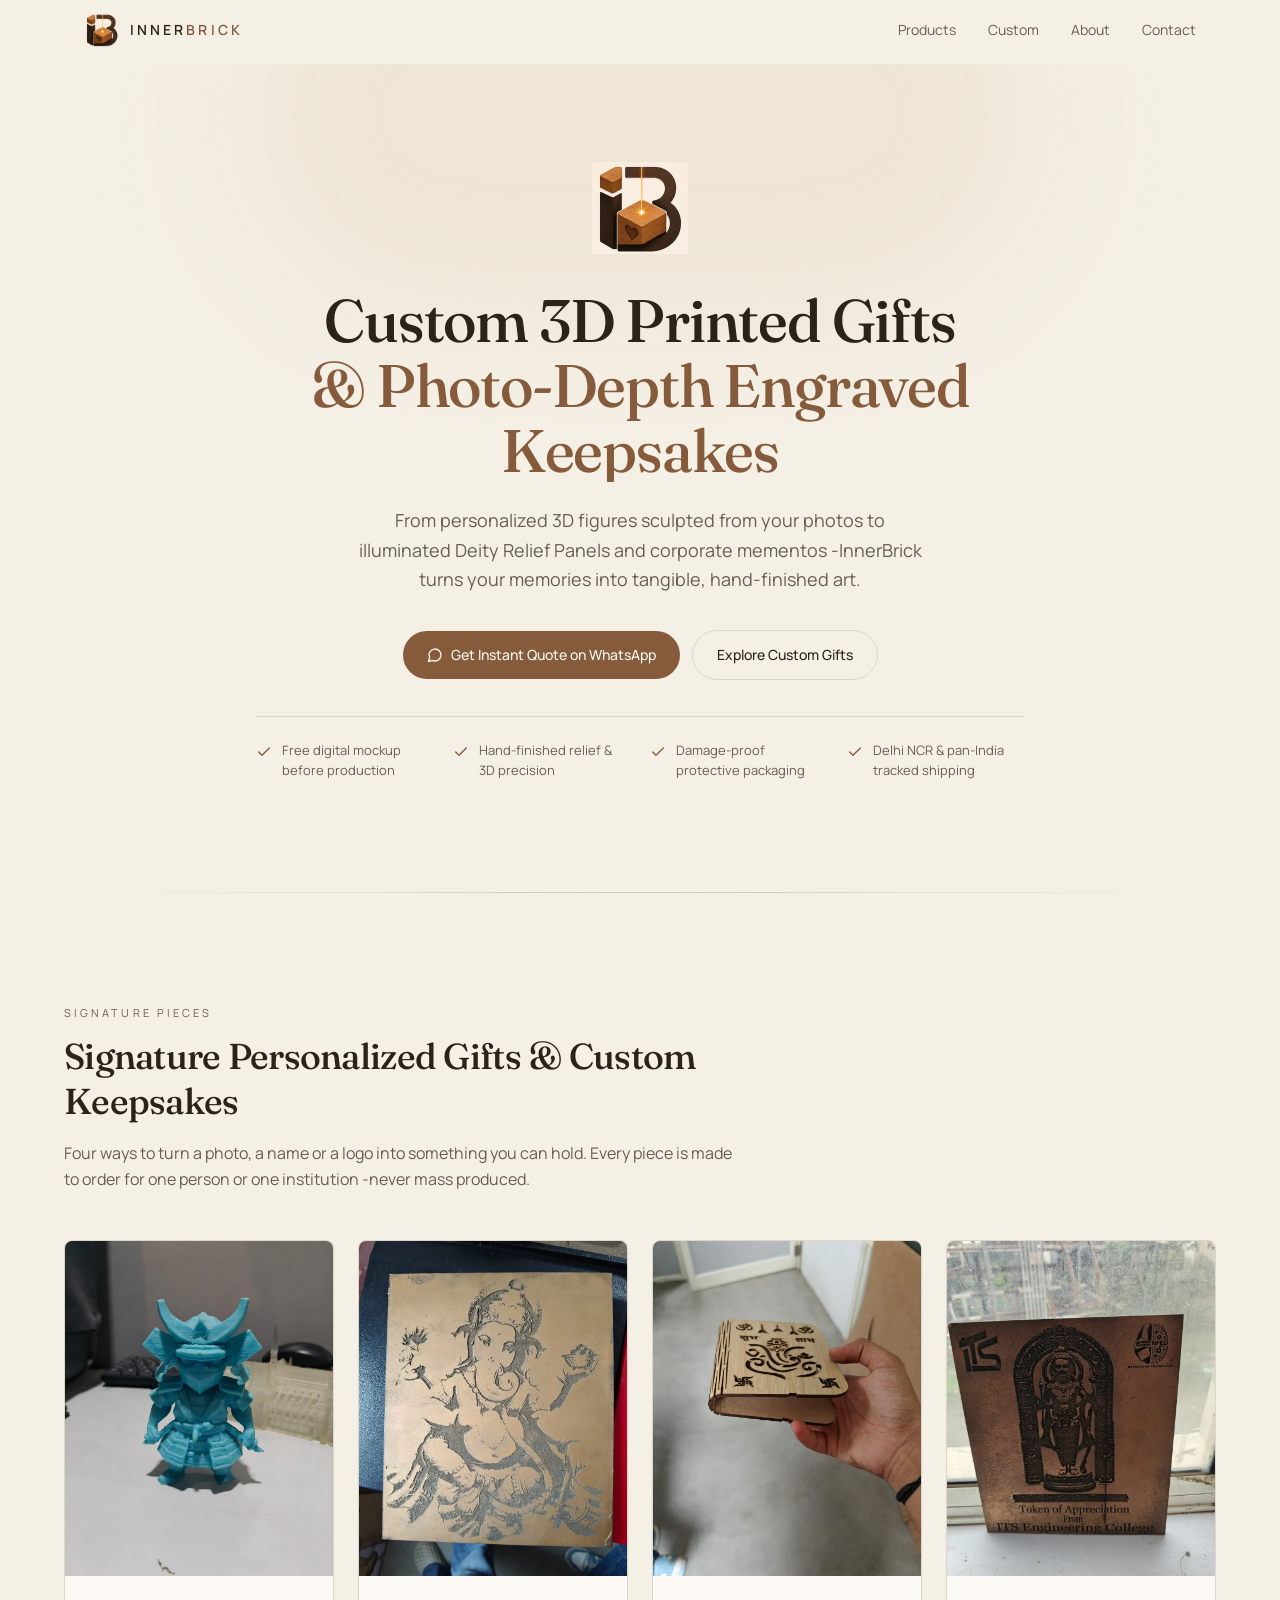
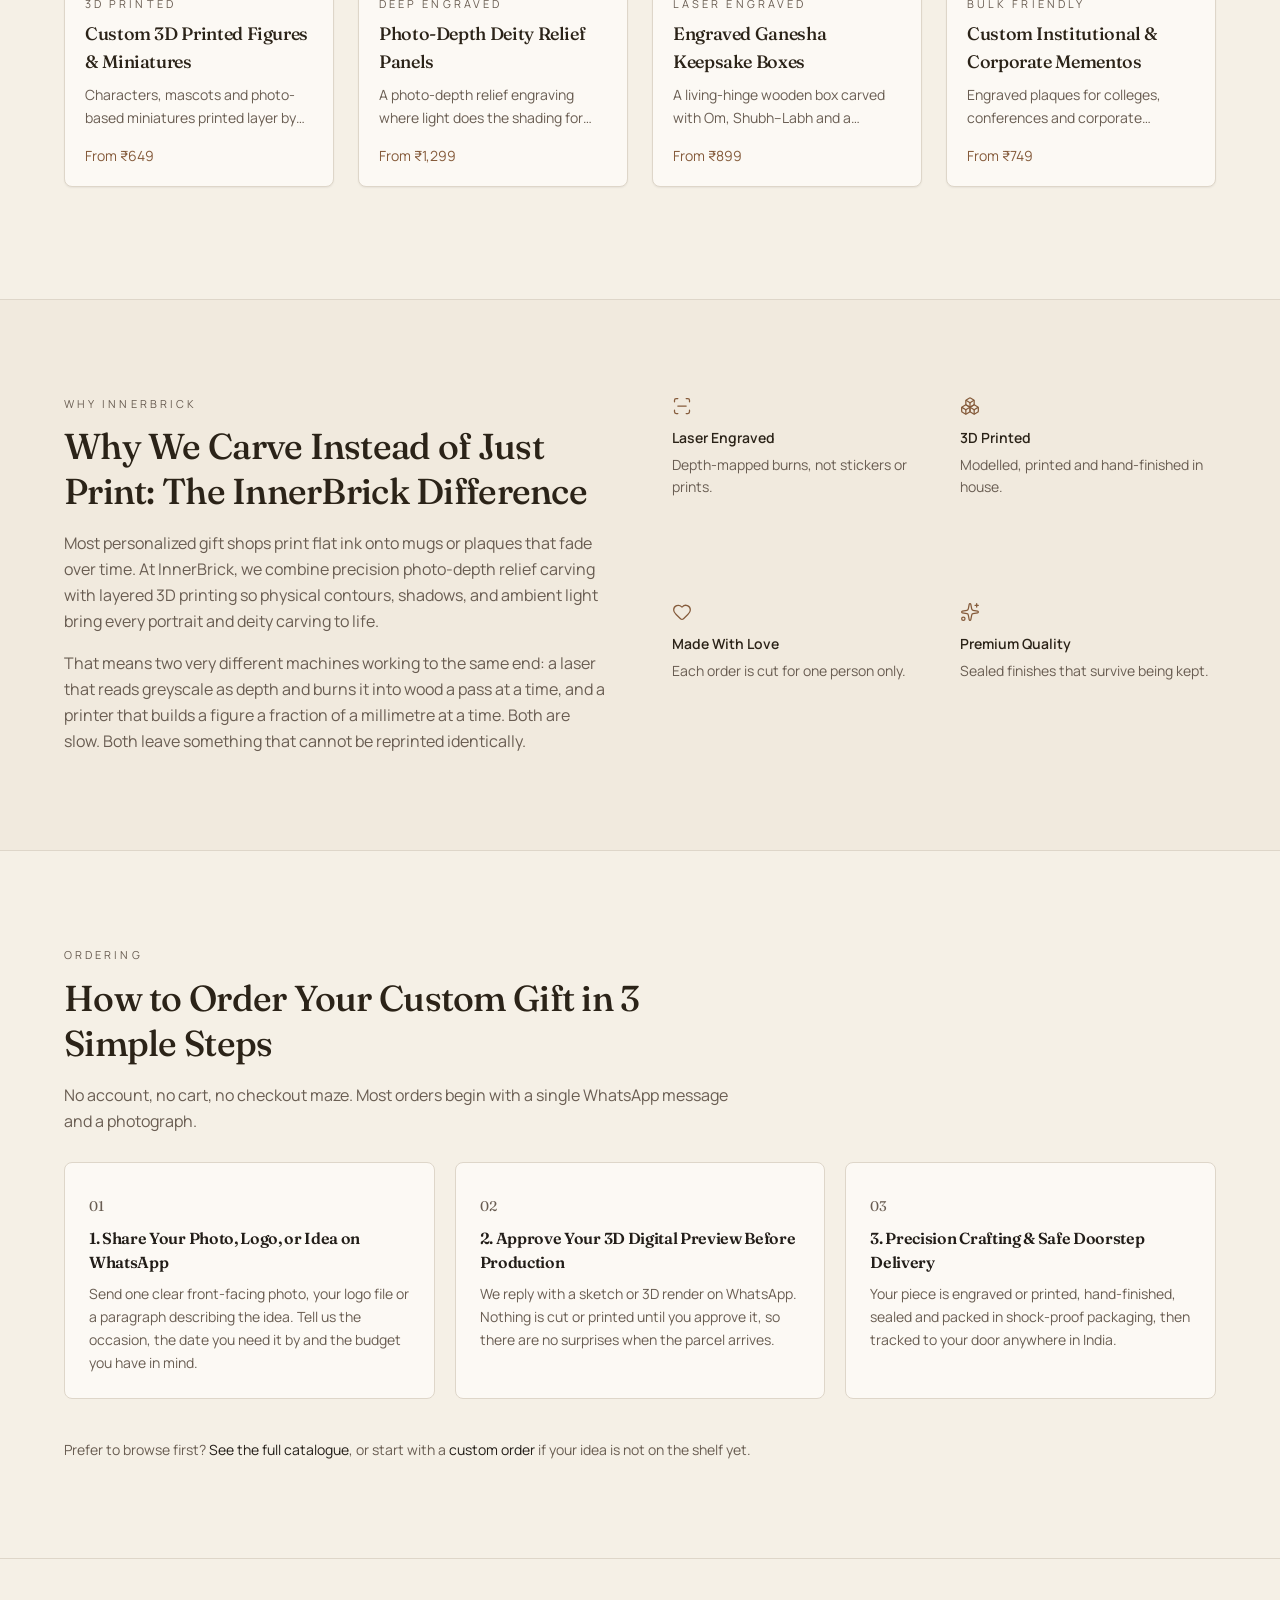
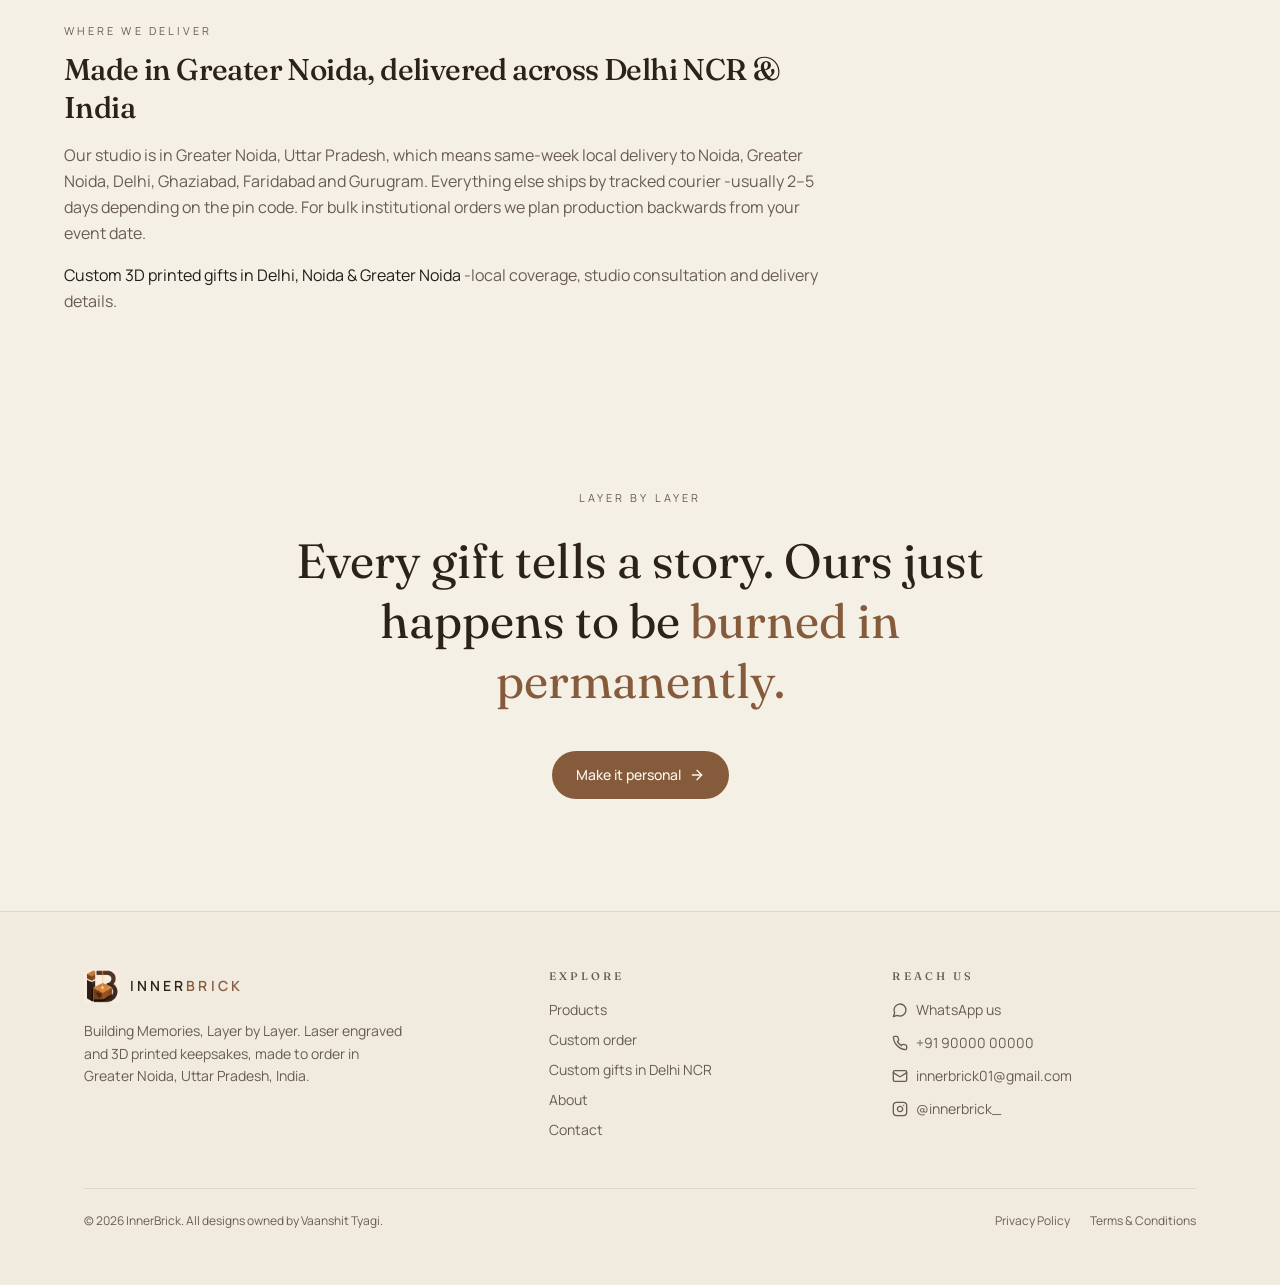
<file: index.html>
<!DOCTYPE html>
<html lang="en">
<head>
<meta charset="utf-8" />
<meta name="viewport" content="width=device-width, initial-scale=1" />
<title>InnerBrick | Custom 3D Printed Gifts &amp; Engraved Relief Panels Online</title>
<meta name="description" content="Shop custom 3D printed figures, photo-depth Deity Relief Panels, Ganesha keepsake boxes &amp; institutional mementos. Crafted to order in Delhi NCR with pan-India delivery." />
<meta name="author" content="Vaanshit Tyagi" />
<meta name="theme-color" content="#F5F0E6" />
<link rel="canonical" href="https://www.innerbrick.shop/" />
<meta property="og:site_name" content="InnerBrick" />
<meta property="og:type" content="website" />
<meta property="og:title" content="InnerBrick | Custom 3D Printed Gifts &amp; Engraved Relief Panels Online" />
<meta property="og:description" content="Custom 3D printed figures, photo-depth Deity Relief Panels, Ganesha keepsake boxes and institutional mementos. Crafted to order in Delhi NCR with pan-India delivery." />
<meta property="og:url" content="https://www.innerbrick.shop/" />
<meta name="twitter:card" content="summary_large_image" />
<link rel="icon" type="image/png" href="/favicon.png" />
<link rel="preconnect" href="https://fonts.googleapis.com" />
<link rel="preconnect" href="https://fonts.gstatic.com" crossorigin />
<link rel="preload" as="style" href="https://fonts.googleapis.com/css2?family=Fraunces:opsz,wght@9..144,400;9..144,500;9..144,600&family=Manrope:wght@400;500;600;700&display=swap" />
<link rel="stylesheet" href="https://fonts.googleapis.com/css2?family=Fraunces:opsz,wght@9..144,400;9..144,500;9..144,600&family=Manrope:wght@400;500;600;700&display=swap" media="print" onload="this.media='all'" />
<noscript><link rel="stylesheet" href="https://fonts.googleapis.com/css2?family=Fraunces:opsz,wght@9..144,400;9..144,500;9..144,600&family=Manrope:wght@400;500;600;700&display=swap" /></noscript>
<link rel="preload" as="style" href="/assets/styles.css" />
<link rel="stylesheet" href="/assets/styles.css" />
<link rel="stylesheet" href="/assets/site.css" />
<link rel="preload" as="image" href="/assets/img/innerbrick-mark.webp" type="image/webp" fetchpriority="high" />
<style>html{background:#f5f0e6;color-scheme:light}body{margin:0;background:#f5f0e6;color:#2b2318;font-family:"Manrope",ui-sans-serif,system-ui,sans-serif;-webkit-font-smoothing:antialiased}</style>
<script>document.documentElement.classList.add("js");</script>
<script type="application/ld+json">
{
  "@context": "https://schema.org",
  "@graph": [
    {
      "@type": "Organization",
      "@id": "https://www.innerbrick.shop/#organization",
      "name": "InnerBrick",
      "url": "https://www.innerbrick.shop/",
      "logo": "https://www.innerbrick.shop/assets/img/innerbrick-mark.webp",
      "slogan": "Building Memories, Layer by Layer",
      "description": "InnerBrick is a Greater Noida studio making custom 3D printed figures, photo-depth deity relief panels, engraved Ganesha keepsake boxes and institutional mementos.",
      "email": "innerbrick01@gmail.com",
      "telephone": "+91-90000-00000",
      "sameAs": ["https://www.instagram.com/innerbrick_/"],
      "address": {
        "@type": "PostalAddress",
        "addressLocality": "Greater Noida",
        "addressRegion": "Uttar Pradesh",
        "addressCountry": "IN"
      },
      "contactPoint": {
        "@type": "ContactPoint",
        "telephone": "+91-90000-00000",
        "contactType": "sales",
        "availableLanguage": ["en", "hi"],
        "areaServed": ["IN", "Delhi", "Noida", "Greater Noida"]
      }
    },
    {
      "@type": "LocalBusiness",
      "@id": "https://www.innerbrick.shop/#localbusiness",
      "name": "InnerBrick",
      "url": "https://www.innerbrick.shop/",
      "image": "https://www.innerbrick.shop/assets/img/ganesha-box.webp",
      "description": "Custom 3D printed gifts, engraved deity relief panels, Ganesha keepsake boxes and institutional mementos, made to order in Greater Noida and delivered across Delhi NCR and India.",
      "telephone": "+91-90000-00000",
      "email": "innerbrick01@gmail.com",
      "priceRange": "₹₹",
      "currenciesAccepted": "INR",
      "paymentAccepted": "UPI, Bank Transfer, Cash",
      "parentOrganization": { "@id": "https://www.innerbrick.shop/#organization" },
      "sameAs": ["https://www.instagram.com/innerbrick_/"],
      "address": {
        "@type": "PostalAddress",
        "addressLocality": "Greater Noida",
        "addressRegion": "Uttar Pradesh",
        "postalCode": "201310",
        "addressCountry": "IN"
      },
      "areaServed": [
        { "@type": "City", "name": "Delhi" },
        { "@type": "City", "name": "New Delhi" },
        { "@type": "City", "name": "Noida" },
        { "@type": "City", "name": "Greater Noida" },
        { "@type": "Country", "name": "India" }
      ],
      "openingHoursSpecification": {
        "@type": "OpeningHoursSpecification",
        "dayOfWeek": ["Monday", "Tuesday", "Wednesday", "Thursday", "Friday", "Saturday"],
        "opens": "10:00",
        "closes": "20:00"
      }
    }
  ]
}
</script>
</head>
<body>
<header class="fixed inset-x-0 top-0 z-50 transition-colors duration-300 border-b border-transparent">
  <div class="mx-auto grid max-w-6xl grid-cols-[minmax(0,1fr)_auto] items-center gap-4 px-5 py-3 sm:flex sm:justify-between">
    <a class="flex min-w-0 items-center gap-2.5 active" href="/" data-status="active" aria-current="page">
      <img src="/assets/img/innerbrick-mark.webp" alt="InnerBrick" width="36" height="36" class="h-9 w-9 shrink-0 rounded-md object-contain" />
      <span class="truncate text-sm font-semibold tracking-[0.22em] uppercase">Inner<span class="text-primary">brick</span></span>
    </a>
    <nav class="hidden items-center gap-8 sm:flex">
      <a href="/products" class="text-sm text-muted-foreground transition-colors hover:text-foreground">Products</a>
      <a href="/custom" class="text-sm text-muted-foreground transition-colors hover:text-foreground">Custom</a>
      <a href="/about" class="text-sm text-muted-foreground transition-colors hover:text-foreground">About</a>
      <a href="/contact" class="text-sm text-muted-foreground transition-colors hover:text-foreground">Contact</a>
    </nav>
    <button type="button" aria-label="Open menu" aria-expanded="false" class="justify-self-end rounded-md p-2 text-foreground sm:hidden">
      <svg xmlns="http://www.w3.org/2000/svg" width="24" height="24" viewBox="0 0 24 24" fill="none" stroke="currentColor" stroke-width="2" stroke-linecap="round" stroke-linejoin="round" class="lucide lucide-menu h-5 w-5" aria-hidden="true"><path d="M4 5h16"></path><path d="M4 12h16"></path><path d="M4 19h16"></path></svg>
    </button>
  </div>
</header>

<main class="min-h-screen pt-16">
  <section class="grain relative overflow-hidden px-5 pt-16 pb-20 sm:pt-24 sm:pb-28">
    <div aria-hidden="true" class="pointer-events-none absolute -top-40 left-1/2 h-[420px] w-[820px] -translate-x-1/2 rounded-full bg-accent/50 blur-3xl"></div>
    <div class="relative mx-auto max-w-3xl text-center">
      <img src="/assets/img/innerbrick-mark.webp" alt="InnerBrick logo" width="96" height="96" loading="eager" fetchpriority="high" decoding="async" class="mx-auto h-24 w-24 object-contain" />
      <h1 class="mt-8 text-4xl leading-[1.08] sm:text-6xl">
        <span class="block overflow-hidden"><span data-hero-line="true" class="block">Custom 3D Printed Gifts</span></span>
        <span class="block overflow-hidden"><span data-hero-line="true" class="block text-primary">&amp; Photo-Depth Engraved Keepsakes</span></span>
      </h1>
      <p class="mx-auto mt-6 max-w-xl text-base leading-relaxed text-muted-foreground sm:text-lg">From personalized 3D figures sculpted from your photos to illuminated Deity Relief Panels and corporate mementos -InnerBrick turns your memories into tangible, hand-finished art.</p>
      <div class="mt-9 flex flex-col items-center justify-center gap-3 sm:flex-row">
        <a href="https://wa.me/919000000000" data-wa-link data-wa-text="Hi InnerBrick, I want a quote for a custom gift. I found you on innerbrick.shop." class="inline-flex w-full items-center justify-center gap-2 rounded-full bg-primary px-6 py-3.5 text-sm font-medium text-primary-foreground transition-all hover:bg-primary/90 hover:shadow-lift sm:w-auto">
          <svg xmlns="http://www.w3.org/2000/svg" width="24" height="24" viewBox="0 0 24 24" fill="none" stroke="currentColor" stroke-width="2" stroke-linecap="round" stroke-linejoin="round" class="lucide lucide-message-circle h-4 w-4" aria-hidden="true"><path d="M7.9 20A9 9 0 1 0 4 16.1L2 22Z"></path></svg>
          Get Instant Quote on WhatsApp
        </a>
        <a href="/products" class="inline-flex w-full items-center justify-center rounded-full border border-border px-6 py-3.5 text-sm font-medium transition-colors hover:bg-secondary sm:w-auto">Explore Custom Gifts</a>
      </div>
      <ul class="ib-trust">
        <li class="ib-trust__item">
          <svg xmlns="http://www.w3.org/2000/svg" viewBox="0 0 24 24" fill="none" stroke="currentColor" stroke-width="2" stroke-linecap="round" stroke-linejoin="round" aria-hidden="true"><path d="M20 6 9 17l-5-5"></path></svg>
          Free digital mockup before production
        </li>
        <li class="ib-trust__item">
          <svg xmlns="http://www.w3.org/2000/svg" viewBox="0 0 24 24" fill="none" stroke="currentColor" stroke-width="2" stroke-linecap="round" stroke-linejoin="round" aria-hidden="true"><path d="M20 6 9 17l-5-5"></path></svg>
          Hand-finished relief &amp; 3D precision
        </li>
        <li class="ib-trust__item">
          <svg xmlns="http://www.w3.org/2000/svg" viewBox="0 0 24 24" fill="none" stroke="currentColor" stroke-width="2" stroke-linecap="round" stroke-linejoin="round" aria-hidden="true"><path d="M20 6 9 17l-5-5"></path></svg>
          Damage-proof protective packaging
        </li>
        <li class="ib-trust__item">
          <svg xmlns="http://www.w3.org/2000/svg" viewBox="0 0 24 24" fill="none" stroke="currentColor" stroke-width="2" stroke-linecap="round" stroke-linejoin="round" aria-hidden="true"><path d="M20 6 9 17l-5-5"></path></svg>
          Delhi NCR &amp; pan-India tracked shipping
        </li>
      </ul>
    </div>
  </section>

  <div class="mx-auto max-w-6xl px-5">
    <div class="rule-line"></div>
  </div>

  <section class="px-5 py-20 sm:py-28">
    <div class="mx-auto max-w-6xl">
      <div class="reveal max-w-2xl">
        <p class="eyebrow">Signature pieces</p>
        <h2 class="mt-3 text-3xl leading-tight sm:text-4xl">Signature Personalized Gifts &amp; Custom Keepsakes</h2>
        <p class="mt-4 text-base leading-relaxed text-muted-foreground">Four ways to turn a photo, a name or a logo into something you can hold. Every piece is made to order for one person or one institution -never mass produced.</p>
      </div>
      <div class="mt-12 grid gap-6 sm:grid-cols-2 lg:grid-cols-4">
        <a href="/products/custom-3d-figure" class="reveal group block overflow-hidden rounded-lg border border-border bg-card shadow-card transition-all duration-500 hover:-translate-y-1 hover:shadow-lift">
          <div class="aspect-[4/5] overflow-hidden bg-secondary">
            <img src="/assets/img/samurai-3d.webp" alt="Teal 3D printed samurai warrior figure standing on a desk" width="1000" height="1333" loading="eager" decoding="async" class="h-full w-full object-cover transition-transform duration-700 group-hover:scale-[1.04]" />
          </div>
          <div class="p-5">
            <p class="eyebrow">3D Printed</p>
            <h3 class="mt-2 text-lg">Custom 3D Printed Figures &amp; Miniatures</h3>
            <p class="mt-2 line-clamp-2 text-sm leading-relaxed text-muted-foreground">Characters, mascots and photo-based miniatures printed layer by layer.</p>
            <p class="mt-4 text-sm text-primary">From ₹649</p>
          </div>
        </a>
        <a href="/products/deity-relief-panel" class="reveal group block overflow-hidden rounded-lg border border-border bg-card shadow-card transition-all duration-500 hover:-translate-y-1 hover:shadow-lift">
          <div class="aspect-[4/5] overflow-hidden bg-secondary">
            <img src="/assets/img/ganesha-plaque.webp" alt="Deep laser engraved Ganesha relief panel on wood" width="850" height="1133" loading="eager" decoding="async" class="h-full w-full object-cover transition-transform duration-700 group-hover:scale-[1.04]" />
          </div>
          <div class="p-5">
            <p class="eyebrow">Deep Engraved</p>
            <h3 class="mt-2 text-lg">Photo-Depth Deity Relief Panels</h3>
            <p class="mt-2 line-clamp-2 text-sm leading-relaxed text-muted-foreground">A photo-depth relief engraving where light does the shading for you.</p>
            <p class="mt-4 text-sm text-primary">From ₹1,299</p>
          </div>
        </a>
        <a href="/products/ganesha-keepsake-box" class="reveal group block overflow-hidden rounded-lg border border-border bg-card shadow-card transition-all duration-500 hover:-translate-y-1 hover:shadow-lift">
          <div class="aspect-[4/5] overflow-hidden bg-secondary">
            <img src="/assets/img/ganesha-box.webp" alt="Wooden keepsake box with a laser-cut Ganesha, Om and Shubh Labh engraving, held in hand" width="1000" height="1333" loading="lazy" decoding="async" class="h-full w-full object-cover transition-transform duration-700 group-hover:scale-[1.04]" />
          </div>
          <div class="p-5">
            <p class="eyebrow">Laser Engraved</p>
            <h3 class="mt-2 text-lg">Engraved Ganesha Keepsake Boxes</h3>
            <p class="mt-2 line-clamp-2 text-sm leading-relaxed text-muted-foreground">A living-hinge wooden box carved with Om, Shubh–Labh and a Ganesha silhouette.</p>
            <p class="mt-4 text-sm text-primary">From ₹899</p>
          </div>
        </a>
        <a href="/products/institutional-memento" class="reveal group block overflow-hidden rounded-lg border border-border bg-card shadow-card transition-all duration-500 hover:-translate-y-1 hover:shadow-lift">
          <div class="aspect-[4/5] overflow-hidden bg-secondary">
            <img src="/assets/img/memento.webp" alt="Engraved wooden appreciation memento for ITS Engineering College" width="900" height="1200" loading="lazy" decoding="async" class="h-full w-full object-cover transition-transform duration-700 group-hover:scale-[1.04]" />
          </div>
          <div class="p-5">
            <p class="eyebrow">Bulk Friendly</p>
            <h3 class="mt-2 text-lg">Custom Institutional &amp; Corporate Mementos</h3>
            <p class="mt-2 line-clamp-2 text-sm leading-relaxed text-muted-foreground">Engraved plaques for colleges, conferences and corporate appreciation.</p>
            <p class="mt-4 text-sm text-primary">From ₹749</p>
          </div>
        </a>
      </div>
    </div>
  </section>

  <section class="border-y border-border bg-secondary/50 px-5 py-20 sm:py-24">
    <div class="mx-auto max-w-6xl">
      <div class="grid gap-10 md:grid-cols-2 md:gap-16">
        <div class="reveal max-w-2xl">
          <p class="eyebrow">Why InnerBrick</p>
          <h2 class="mt-3 text-3xl leading-tight sm:text-4xl">Why We Carve Instead of Just Print: The InnerBrick Difference</h2>
          <p class="mt-4 text-base leading-relaxed text-muted-foreground">Most personalized gift shops print flat ink onto mugs or plaques that fade over time. At InnerBrick, we combine precision photo-depth relief carving with layered 3D printing so physical contours, shadows, and ambient light bring every portrait and deity carving to life.</p>
          <p class="mt-4 text-base leading-relaxed text-muted-foreground">That means two very different machines working to the same end: a laser that reads greyscale as depth and burns it into wood a pass at a time, and a printer that builds a figure a fraction of a millimetre at a time. Both are slow. Both leave something that cannot be reprinted identically.</p>
        </div>
        <dl class="grid gap-x-8 gap-y-8 sm:grid-cols-2">
          <div class="reveal">
            <svg xmlns="http://www.w3.org/2000/svg" width="24" height="24" viewBox="0 0 24 24" fill="none" stroke="currentColor" stroke-width="1.5" stroke-linecap="round" stroke-linejoin="round" class="lucide lucide-scan-line h-5 w-5 text-primary" aria-hidden="true"><path d="M3 7V5a2 2 0 0 1 2-2h2"></path><path d="M17 3h2a2 2 0 0 1 2 2v2"></path><path d="M21 17v2a2 2 0 0 1-2 2h-2"></path><path d="M7 21H5a2 2 0 0 1-2-2v-2"></path><path d="M7 12h10"></path></svg>
            <dt class="mt-3 text-sm font-semibold">Laser Engraved</dt>
            <dd class="mt-1.5 text-sm leading-relaxed text-muted-foreground">Depth-mapped burns, not stickers or prints.</dd>
          </div>
          <div class="reveal">
            <svg xmlns="http://www.w3.org/2000/svg" width="24" height="24" viewBox="0 0 24 24" fill="none" stroke="currentColor" stroke-width="1.5" stroke-linecap="round" stroke-linejoin="round" class="lucide lucide-boxes h-5 w-5 text-primary" aria-hidden="true"><path d="M2.97 12.92A2 2 0 0 0 2 14.63v3.24a2 2 0 0 0 .97 1.71l3 1.8a2 2 0 0 0 2.06 0L12 19v-5.5l-5-3-4.03 2.42Z"></path><path d="m7 16.5-4.74-2.85"></path><path d="m7 16.5 5-3"></path><path d="M7 16.5v5.17"></path><path d="M12 13.5V19l3.97 2.38a2 2 0 0 0 2.06 0l3-1.8a2 2 0 0 0 .97-1.71v-3.24a2 2 0 0 0-.97-1.71L17 10.5l-5 3Z"></path><path d="m17 16.5-5-3"></path><path d="m17 16.5 4.74-2.85"></path><path d="M17 16.5v5.17"></path><path d="M7.97 4.42A2 2 0 0 0 7 6.13v4.37l5 3 5-3V6.13a2 2 0 0 0-.97-1.71l-3-1.8a2 2 0 0 0-2.06 0l-3 1.8Z"></path><path d="M12 8 7.26 5.15"></path><path d="m12 8 4.74-2.85"></path><path d="M12 13.5V8"></path></svg>
            <dt class="mt-3 text-sm font-semibold">3D Printed</dt>
            <dd class="mt-1.5 text-sm leading-relaxed text-muted-foreground">Modelled, printed and hand-finished in house.</dd>
          </div>
          <div class="reveal">
            <svg xmlns="http://www.w3.org/2000/svg" width="24" height="24" viewBox="0 0 24 24" fill="none" stroke="currentColor" stroke-width="1.5" stroke-linecap="round" stroke-linejoin="round" class="lucide lucide-heart h-5 w-5 text-primary" aria-hidden="true"><path d="M2 9.5a5.5 5.5 0 0 1 9.591-3.676.56.56 0 0 0 .818 0A5.49 5.49 0 0 1 22 9.5c0 2.29-1.5 4-3 5.5l-5.492 5.313a2 2 0 0 1-3 .019L5 15c-1.5-1.5-3-3.2-3-5.5"></path></svg>
            <dt class="mt-3 text-sm font-semibold">Made With Love</dt>
            <dd class="mt-1.5 text-sm leading-relaxed text-muted-foreground">Each order is cut for one person only.</dd>
          </div>
          <div class="reveal">
            <svg xmlns="http://www.w3.org/2000/svg" width="24" height="24" viewBox="0 0 24 24" fill="none" stroke="currentColor" stroke-width="1.5" stroke-linecap="round" stroke-linejoin="round" class="lucide lucide-sparkles h-5 w-5 text-primary" aria-hidden="true"><path d="M11.017 2.814a1 1 0 0 1 1.966 0l1.051 5.558a2 2 0 0 0 1.594 1.594l5.558 1.051a1 1 0 0 1 0 1.966l-5.558 1.051a2 2 0 0 0-1.594 1.594l-1.051 5.558a1 1 0 0 1-1.966 0l-1.051-5.558a2 2 0 0 0-1.594-1.594l-5.558-1.051a1 1 0 0 1 0-1.966l5.558-1.051a2 2 0 0 0 1.594-1.594z"></path><path d="M20 2v4"></path><path d="M22 4h-4"></path><circle cx="4" cy="20" r="2"></circle></svg>
            <dt class="mt-3 text-sm font-semibold">Premium Quality</dt>
            <dd class="mt-1.5 text-sm leading-relaxed text-muted-foreground">Sealed finishes that survive being kept.</dd>
          </div>
        </dl>
      </div>
    </div>
  </section>

  <section class="px-5 py-20 sm:py-24">
    <div class="mx-auto max-w-6xl">
      <div class="reveal max-w-2xl">
        <p class="eyebrow">Ordering</p>
        <h2 class="mt-3 text-3xl leading-tight sm:text-4xl">How to Order Your Custom Gift in 3 Simple Steps</h2>
        <p class="mt-4 text-base leading-relaxed text-muted-foreground">No account, no cart, no checkout maze. Most orders begin with a single WhatsApp message and a photograph.</p>
      </div>
      <div class="ib-steps">
        <div class="ib-step reveal">
          <p class="ib-step__num">01</p>
          <h3>1. Share Your Photo, Logo, or Idea on WhatsApp</h3>
          <p>Send one clear front-facing photo, your logo file or a paragraph describing the idea. Tell us the occasion, the date you need it by and the budget you have in mind.</p>
        </div>
        <div class="ib-step reveal">
          <p class="ib-step__num">02</p>
          <h3>2. Approve Your 3D Digital Preview Before Production</h3>
          <p>We reply with a sketch or 3D render on WhatsApp. Nothing is cut or printed until you approve it, so there are no surprises when the parcel arrives.</p>
        </div>
        <div class="ib-step reveal">
          <p class="ib-step__num">03</p>
          <h3>3. Precision Crafting &amp; Safe Doorstep Delivery</h3>
          <p>Your piece is engraved or printed, hand-finished, sealed and packed in shock-proof packaging, then tracked to your door anywhere in India.</p>
        </div>
      </div>
      <p class="mt-10 text-sm leading-relaxed text-muted-foreground">Prefer to browse first? <a href="/products" class="text-foreground underline underline-offset-4">See the full catalogue</a>, or start with a <a href="/custom" class="text-foreground underline underline-offset-4">custom order</a> if your idea is not on the shelf yet.</p>
    </div>
  </section>

  <section class="border-t border-border px-5 py-16 sm:py-20">
    <div class="mx-auto max-w-6xl">
      <div class="reveal max-w-3xl">
        <p class="eyebrow">Where we deliver</p>
        <h2 class="mt-3 text-2xl leading-tight sm:text-3xl">Made in Greater Noida, delivered across Delhi NCR &amp; India</h2>
        <p class="mt-4 text-base leading-relaxed text-muted-foreground">Our studio is in Greater Noida, Uttar Pradesh, which means same-week local delivery to Noida, Greater Noida, Delhi, Ghaziabad, Faridabad and Gurugram. Everything else ships by tracked courier -usually 2–5 days depending on the pin code. For bulk institutional orders we plan production backwards from your event date.</p>
        <p class="mt-4 text-base leading-relaxed text-muted-foreground"><a href="/custom-gifts-delhi-ncr" class="text-foreground underline underline-offset-4">Custom 3D printed gifts in Delhi, Noida &amp; Greater Noida</a> -local coverage, studio consultation and delivery details.</p>
      </div>
    </div>
  </section>

  <section class="px-5 py-20 sm:py-28 text-center">
    <div class="mx-auto max-w-6xl">
      <div class="reveal mx-auto max-w-3xl">
        <p class="eyebrow">Layer by layer</p>
        <p class="mt-6 font-display text-3xl leading-[1.25] sm:text-5xl">Every gift tells a story. Ours just happens to be<span class="text-primary"> burned in permanently.</span></p>
        <a href="/custom" class="mt-10 inline-flex items-center gap-2 rounded-full bg-primary px-6 py-3.5 text-sm font-medium text-primary-foreground transition-all hover:bg-primary/90 hover:shadow-lift">Make it personal <svg xmlns="http://www.w3.org/2000/svg" width="24" height="24" viewBox="0 0 24 24" fill="none" stroke="currentColor" stroke-width="2" stroke-linecap="round" stroke-linejoin="round" class="lucide lucide-arrow-right h-4 w-4" aria-hidden="true"><path d="M5 12h14"></path><path d="m12 5 7 7-7 7"></path></svg></a>
      </div>
    </div>
  </section>
</main>

<footer class="border-t border-border bg-secondary/50">
  <div class="mx-auto max-w-6xl px-5 py-14">
    <div class="grid gap-10 md:grid-cols-[1.4fr_1fr_1fr]">
      <div>
        <div class="flex items-center gap-2.5">
          <img src="/assets/img/innerbrick-mark.webp" alt="" width="36" height="36" loading="lazy" decoding="async" class="h-9 w-9 rounded-md object-contain" />
          <span class="text-sm font-semibold tracking-[0.22em] uppercase">Inner<span class="text-primary">brick</span></span>
        </div>
        <p class="mt-4 max-w-xs text-sm leading-relaxed text-muted-foreground">Building Memories, Layer by Layer. Laser engraved and 3D printed keepsakes, made to order in Greater Noida, Uttar Pradesh, India.</p>
      </div>
      <div>
        <h3 class="eyebrow">Explore</h3>
        <ul class="mt-4 space-y-2.5 text-sm text-muted-foreground">
          <li><a href="/products" class="hover:text-foreground">Products</a></li>
          <li><a href="/custom" class="hover:text-foreground">Custom order</a></li>
          <li><a href="/custom-gifts-delhi-ncr" class="hover:text-foreground">Custom gifts in Delhi NCR</a></li>
          <li><a href="/about" class="hover:text-foreground">About</a></li>
          <li><a href="/contact" class="hover:text-foreground">Contact</a></li>
        </ul>
      </div>
      <div>
        <h3 class="eyebrow">Reach us</h3>
        <ul class="mt-4 space-y-2.5 text-sm text-muted-foreground">
          <li><a href="https://wa.me/919000000000" data-wa-link data-wa-text="Hi InnerBrick, I'd like a quote." class="inline-flex items-center gap-2 hover:text-foreground"><svg xmlns="http://www.w3.org/2000/svg" width="24" height="24" viewBox="0 0 24 24" fill="none" stroke="currentColor" stroke-width="2" stroke-linecap="round" stroke-linejoin="round" class="lucide lucide-message-circle h-4 w-4" aria-hidden="true"><path d="M7.9 20A9 9 0 1 0 4 16.1L2 22Z"></path></svg> WhatsApp us</a></li>
          <li><a href="tel:+919000000000" data-tel-link class="inline-flex items-center gap-2 hover:text-foreground"><svg xmlns="http://www.w3.org/2000/svg" width="24" height="24" viewBox="0 0 24 24" fill="none" stroke="currentColor" stroke-width="2" stroke-linecap="round" stroke-linejoin="round" class="lucide lucide-phone h-4 w-4" aria-hidden="true"><path d="M22 16.92v3a2 2 0 0 1-2.18 2 19.79 19.79 0 0 1-8.63-3.07 19.5 19.5 0 0 1-6-6 19.79 19.79 0 0 1-3.07-8.67A2 2 0 0 1 4.11 2h3a2 2 0 0 1 2 1.72 12.84 12.84 0 0 0 .7 2.81 2 2 0 0 1-.45 2.11L8.09 9.91a16 16 0 0 0 6 6l1.27-1.27a2 2 0 0 1 2.11-.45 12.84 12.84 0 0 0 2.81.7A2 2 0 0 1 22 16.92z"></path></svg> <span data-phone-display>+91 90000 00000</span></a></li>
          <li><a href="mailto:innerbrick01@gmail.com" class="inline-flex items-center gap-2 hover:text-foreground"><svg xmlns="http://www.w3.org/2000/svg" width="24" height="24" viewBox="0 0 24 24" fill="none" stroke="currentColor" stroke-width="2" stroke-linecap="round" stroke-linejoin="round" class="lucide lucide-mail h-4 w-4" aria-hidden="true"><path d="m22 7-8.991 5.727a2 2 0 0 1-2.009 0L2 7"></path><rect x="2" y="4" width="20" height="16" rx="2"></rect></svg> innerbrick01@gmail.com</a></li>
          <li><a href="https://www.instagram.com/innerbrick_/" target="_blank" rel="noopener noreferrer" class="inline-flex items-center gap-2 hover:text-foreground"><svg xmlns="http://www.w3.org/2000/svg" width="24" height="24" viewBox="0 0 24 24" fill="none" stroke="currentColor" stroke-width="2" stroke-linecap="round" stroke-linejoin="round" class="lucide lucide-instagram h-4 w-4" aria-hidden="true"><rect width="20" height="20" x="2" y="2" rx="5" ry="5"></rect><path d="M16 11.37A4 4 0 1 1 12.63 8 4 4 0 0 1 16 11.37z"></path><line x1="17.5" x2="17.51" y1="6.5" y2="6.5"></line></svg> @innerbrick_</a></li>
        </ul>
      </div>
    </div>
    <div class="mt-12 flex flex-col gap-3 border-t border-border pt-6 text-xs text-muted-foreground sm:flex-row sm:items-center sm:justify-between">
      <p>© 2026 InnerBrick. All designs owned by Vaanshit Tyagi.</p>
      <div class="flex gap-5">
        <a href="/privacy" class="hover:text-foreground">Privacy Policy</a>
        <a href="/terms" class="hover:text-foreground">Terms &amp; Conditions</a>
      </div>
    </div>
  </div>
</footer>

<div class="ib-cta-bar" role="complementary" aria-label="Quick enquiry">
  <a href="https://wa.me/919000000000" data-wa-link data-wa-text="Hi InnerBrick, I want a quote for a custom gift." class="ib-cta-bar__wa">
    <svg xmlns="http://www.w3.org/2000/svg" viewBox="0 0 24 24" fill="none" stroke="currentColor" stroke-width="2" stroke-linecap="round" stroke-linejoin="round" aria-hidden="true"><path d="M7.9 20A9 9 0 1 0 4 16.1L2 22Z"></path></svg>
    WhatsApp Quote
  </a>
  <a href="tel:+919000000000" data-tel-link class="ib-cta-bar__call">
    <svg xmlns="http://www.w3.org/2000/svg" viewBox="0 0 24 24" fill="none" stroke="currentColor" stroke-width="2" stroke-linecap="round" stroke-linejoin="round" aria-hidden="true"><path d="M22 16.92v3a2 2 0 0 1-2.18 2 19.79 19.79 0 0 1-8.63-3.07 19.5 19.5 0 0 1-6-6 19.79 19.79 0 0 1-3.07-8.67A2 2 0 0 1 4.11 2h3a2 2 0 0 1 2 1.72 12.84 12.84 0 0 0 .7 2.81 2 2 0 0 1-.45 2.11L8.09 9.91a16 16 0 0 0 6 6l1.27-1.27a2 2 0 0 1 2.11-.45 12.84 12.84 0 0 0 2.81.7A2 2 0 0 1 22 16.92z"></path></svg>
    Call Now
  </a>
</div>

<script src="/assets/config.js" defer></script>
<script src="/assets/app.js" defer></script>
</body>
</html>
</file>
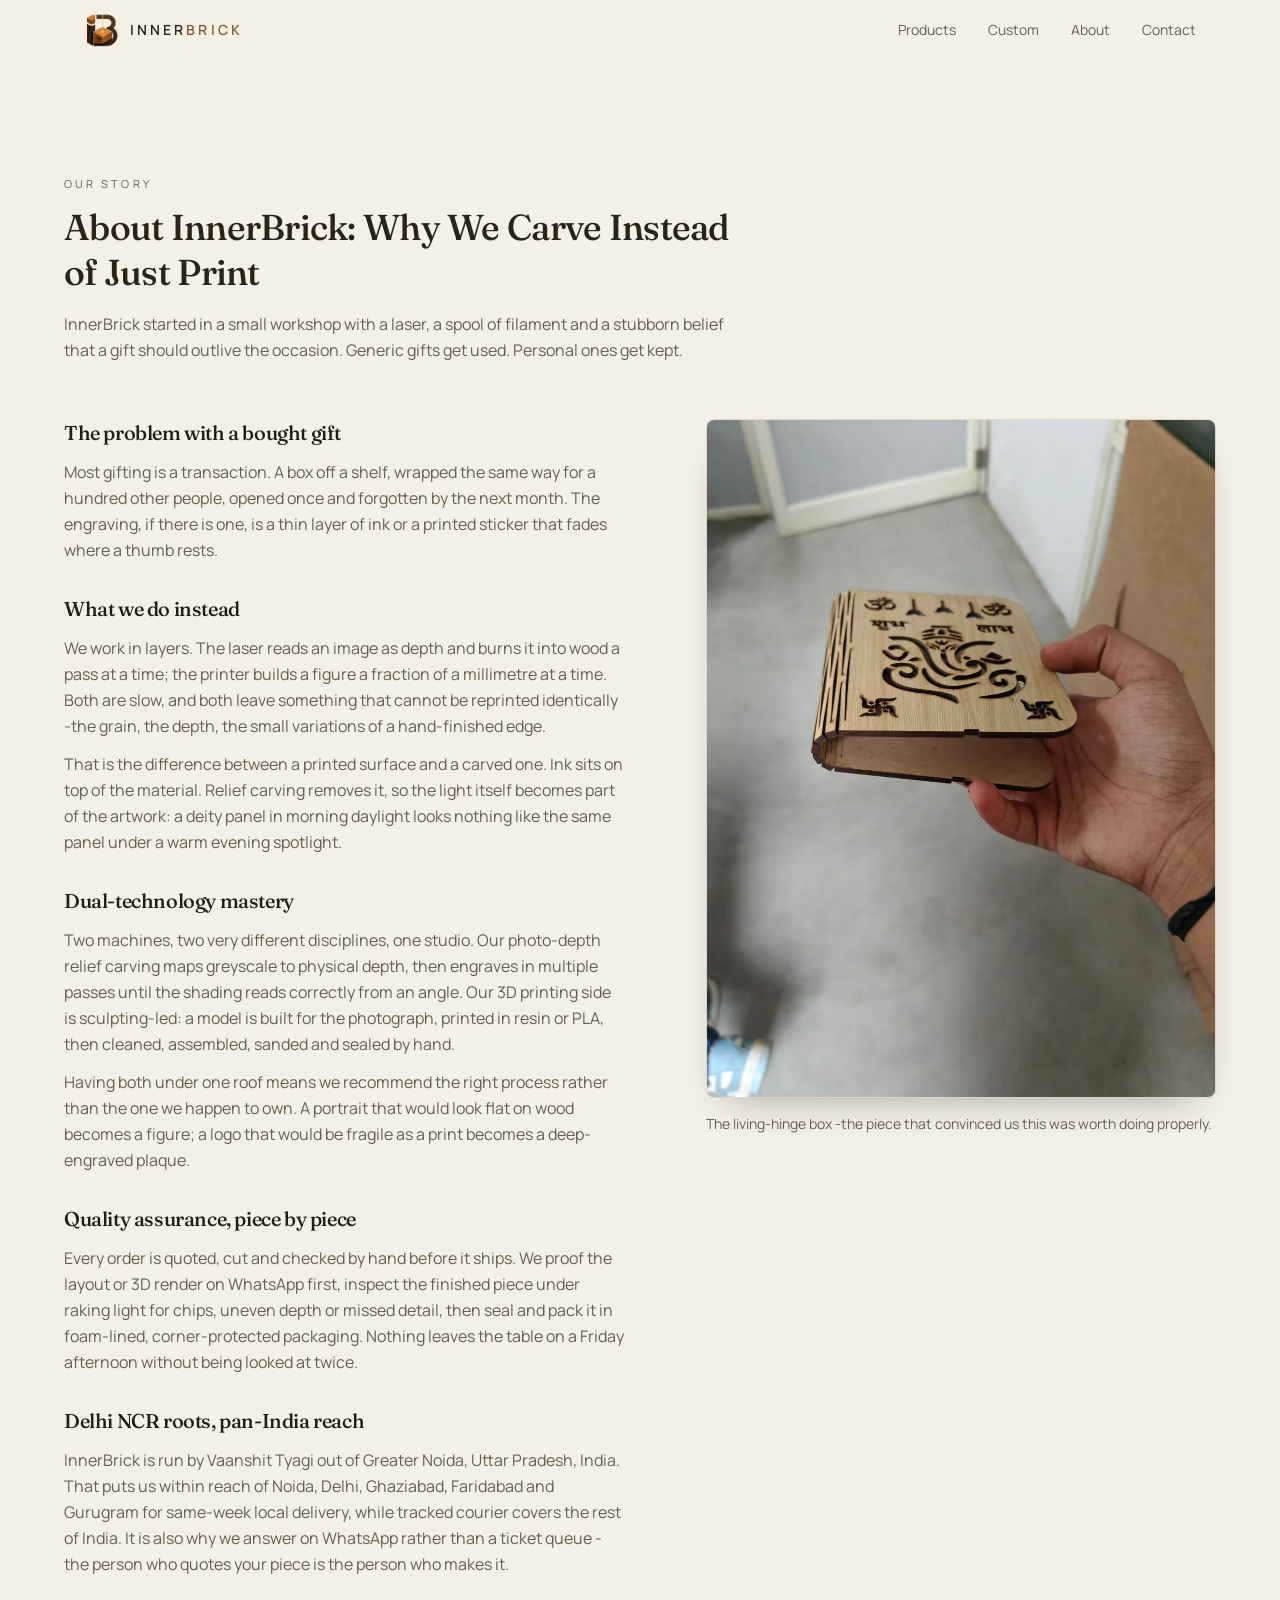
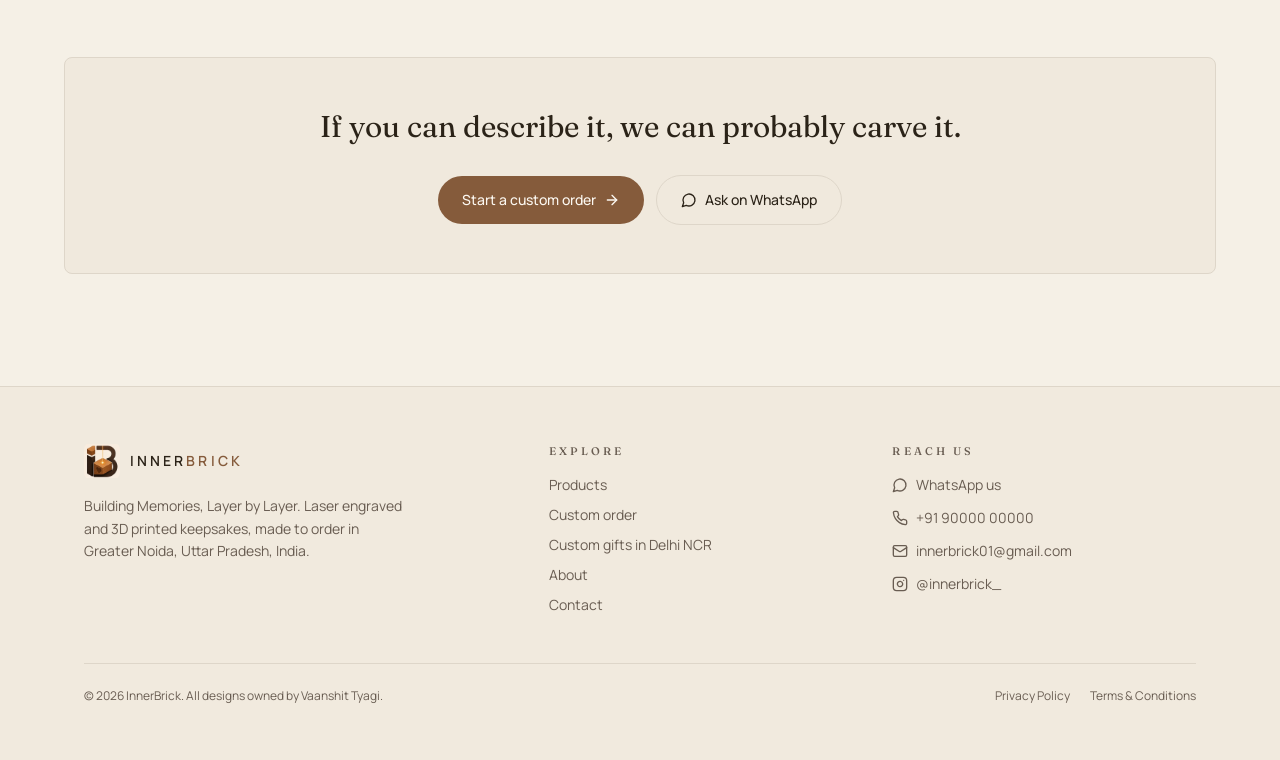
<file: about/index.html>
<!DOCTYPE html>
<html lang="en">
<head>
<meta charset="utf-8" />
<meta name="viewport" content="width=device-width, initial-scale=1" />
<title>About InnerBrick | Precision Relief Carving &amp; Layered 3D Craft</title>
<meta name="description" content="InnerBrick is a Greater Noida studio combining photo-depth relief carving with layered 3D printing. Our story, craft and the promise behind every piece." />
<meta name="author" content="Vaanshit Tyagi" />
<meta name="theme-color" content="#F5F0E6" />
<link rel="canonical" href="https://www.innerbrick.shop/about" />
<meta property="og:site_name" content="InnerBrick" />
<meta property="og:type" content="website" />
<meta property="og:title" content="About InnerBrick | Precision Relief Carving &amp; Layered 3D Craft" />
<meta property="og:description" content="Why InnerBrick carves instead of printing: photo-depth relief carving, layered 3D printing and hand-finishing, from a studio in Greater Noida." />
<meta property="og:url" content="https://www.innerbrick.shop/about" />
<meta name="twitter:card" content="summary_large_image" />
<link rel="icon" type="image/png" href="/favicon.png" />
<link rel="preconnect" href="https://fonts.googleapis.com" />
<link rel="preconnect" href="https://fonts.gstatic.com" crossorigin />
<link rel="preload" as="style" href="https://fonts.googleapis.com/css2?family=Fraunces:opsz,wght@9..144,400;9..144,500;9..144,600&family=Manrope:wght@400;500;600;700&display=swap" />
<link rel="stylesheet" href="https://fonts.googleapis.com/css2?family=Fraunces:opsz,wght@9..144,400;9..144,500;9..144,600&family=Manrope:wght@400;500;600;700&display=swap" media="print" onload="this.media='all'" />
<noscript><link rel="stylesheet" href="https://fonts.googleapis.com/css2?family=Fraunces:opsz,wght@9..144,400;9..144,500;9..144,600&family=Manrope:wght@400;500;600;700&display=swap" /></noscript>
<link rel="preload" as="style" href="/assets/styles.css" />
<link rel="stylesheet" href="/assets/styles.css" />
<link rel="stylesheet" href="/assets/site.css" />
<link rel="preload" as="image" href="/assets/img/ganesha-box.webp" type="image/webp" fetchpriority="high" />
<style>html{background:#f5f0e6;color-scheme:light}body{margin:0;background:#f5f0e6;color:#2b2318;font-family:"Manrope",ui-sans-serif,system-ui,sans-serif;-webkit-font-smoothing:antialiased}</style>
<script>document.documentElement.classList.add("js");</script>
<script type="application/ld+json">
{
  "@context": "https://schema.org",
  "@graph": [
    {
      "@type": "Organization",
      "name": "InnerBrick",
      "url": "https://www.innerbrick.shop/",
      "logo": "https://www.innerbrick.shop/assets/img/innerbrick-mark.webp",
      "slogan": "Building Memories, Layer by Layer",
      "description": "InnerBrick is a Greater Noida studio making custom 3D printed figures, photo-depth deity relief panels, engraved Ganesha keepsake boxes and institutional mementos.",
      "email": "innerbrick01@gmail.com",
      "telephone": "+91-90000-00000",
      "sameAs": ["https://www.instagram.com/innerbrick_/"],
      "address": { "@type": "PostalAddress", "addressLocality": "Greater Noida", "addressRegion": "Uttar Pradesh", "addressCountry": "IN" }
    },
    {
      "@type": "AboutPage",
      "name": "About InnerBrick",
      "url": "https://www.innerbrick.shop/about",
      "description": "The story, craft philosophy and quality process behind InnerBrick's relief carving and 3D printing studio.",
      "about": { "@type": "Organization", "name": "InnerBrick" }
    }
  ]
}
</script>
</head>
<body>
<header class="fixed inset-x-0 top-0 z-50 transition-colors duration-300 border-b border-transparent">
  <div class="mx-auto grid max-w-6xl grid-cols-[minmax(0,1fr)_auto] items-center gap-4 px-5 py-3 sm:flex sm:justify-between">
    <a href="/" class="flex min-w-0 items-center gap-2.5">
      <img src="/assets/img/innerbrick-mark.webp" alt="InnerBrick" width="36" height="36" class="h-9 w-9 shrink-0 rounded-md object-contain" />
      <span class="truncate text-sm font-semibold tracking-[0.22em] uppercase">Inner<span class="text-primary">brick</span></span>
    </a>
    <nav class="hidden items-center gap-8 sm:flex">
      <a href="/products" class="text-sm text-muted-foreground transition-colors hover:text-foreground">Products</a>
      <a href="/custom" class="text-sm text-muted-foreground transition-colors hover:text-foreground">Custom</a>
      <a class="text-sm text-muted-foreground transition-colors hover:text-foreground text-foreground" href="/about" data-status="active" aria-current="page">About</a>
      <a href="/contact" class="text-sm text-muted-foreground transition-colors hover:text-foreground">Contact</a>
    </nav>
    <button type="button" aria-label="Open menu" aria-expanded="false" class="justify-self-end rounded-md p-2 text-foreground sm:hidden">
      <svg xmlns="http://www.w3.org/2000/svg" width="24" height="24" viewBox="0 0 24 24" fill="none" stroke="currentColor" stroke-width="2" stroke-linecap="round" stroke-linejoin="round" class="lucide lucide-menu h-5 w-5" aria-hidden="true"><path d="M4 5h16"></path><path d="M4 12h16"></path><path d="M4 19h16"></path></svg>
    </button>
  </div>
</header>

<main class="min-h-screen pt-16">
  <section class="px-5 py-20 sm:py-28">
    <div class="mx-auto max-w-6xl">
      <div class="reveal max-w-2xl">
        <p class="eyebrow">Our story</p>
        <h1 class="mt-3 text-3xl leading-tight sm:text-4xl">About InnerBrick: Why We Carve Instead of Just Print</h1>
        <p class="mt-4 text-base leading-relaxed text-muted-foreground">InnerBrick started in a small workshop with a laser, a spool of filament and a stubborn belief that a gift should outlive the occasion. Generic gifts get used. Personal ones get kept.</p>
      </div>

      <div class="mt-14 grid gap-12 lg:grid-cols-[1.1fr_1fr] lg:gap-20">
        <div class="reveal space-y-8 text-base leading-relaxed text-muted-foreground">
          <div>
            <h2 class="text-xl text-foreground">The problem with a bought gift</h2>
            <p class="mt-3">Most gifting is a transaction. A box off a shelf, wrapped the same way for a hundred other people, opened once and forgotten by the next month. The engraving, if there is one, is a thin layer of ink or a printed sticker that fades where a thumb rests.</p>
          </div>
          <div>
            <h2 class="text-xl text-foreground">What we do instead</h2>
            <p class="mt-3">We work in layers. The laser reads an image as depth and burns it into wood a pass at a time; the printer builds a figure a fraction of a millimetre at a time. Both are slow, and both leave something that cannot be reprinted identically -the grain, the depth, the small variations of a hand-finished edge.</p>
            <p class="mt-3">That is the difference between a printed surface and a carved one. Ink sits on top of the material. Relief carving removes it, so the light itself becomes part of the artwork: a deity panel in morning daylight looks nothing like the same panel under a warm evening spotlight.</p>
          </div>
          <div>
            <h2 class="text-xl text-foreground">Dual-technology mastery</h2>
            <p class="mt-3">Two machines, two very different disciplines, one studio. Our photo-depth relief carving maps greyscale to physical depth, then engraves in multiple passes until the shading reads correctly from an angle. Our 3D printing side is sculpting-led: a model is built for the photograph, printed in resin or PLA, then cleaned, assembled, sanded and sealed by hand.</p>
            <p class="mt-3">Having both under one roof means we recommend the right process rather than the one we happen to own. A portrait that would look flat on wood becomes a figure; a logo that would be fragile as a print becomes a deep-engraved plaque.</p>
          </div>
          <div>
            <h2 class="text-xl text-foreground">Quality assurance, piece by piece</h2>
            <p class="mt-3">Every order is quoted, cut and checked by hand before it ships. We proof the layout or 3D render on WhatsApp first, inspect the finished piece under raking light for chips, uneven depth or missed detail, then seal and pack it in foam-lined, corner-protected packaging. Nothing leaves the table on a Friday afternoon without being looked at twice.</p>
          </div>
          <div>
            <h2 class="text-xl text-foreground">Delhi NCR roots, pan-India reach</h2>
            <p class="mt-3">InnerBrick is run by Vaanshit Tyagi out of Greater Noida, Uttar Pradesh, India. That puts us within reach of Noida, Delhi, Ghaziabad, Faridabad and Gurugram for same-week local delivery, while tracked courier covers the rest of India. It is also why we answer on WhatsApp rather than a ticket queue -the person who quotes your piece is the person who makes it.</p>
          </div>
        </div>
        <div class="reveal">
          <img src="/assets/img/ganesha-box.webp" alt="A laser cut wooden keepsake box with a living hinge spine, held in hand" width="1000" height="1333" loading="eager" fetchpriority="high" decoding="async" class="w-full rounded-lg border border-border object-cover shadow-lift" />
          <p class="mt-4 text-sm text-muted-foreground">The living-hinge box -the piece that convinced us this was worth doing properly.</p>
        </div>
      </div>

      <div class="reveal mt-20 rounded-lg border border-border bg-secondary/60 p-8 text-center sm:p-12">
        <p class="font-display text-2xl leading-snug sm:text-3xl">If you can describe it, we can probably carve it.</p>
        <div class="mt-7 flex flex-col items-center justify-center gap-3 sm:flex-row">
          <a href="/custom" class="inline-flex items-center gap-2 rounded-full bg-primary px-6 py-3.5 text-sm font-medium text-primary-foreground transition-all hover:bg-primary/90 hover:shadow-lift">Start a custom order <svg xmlns="http://www.w3.org/2000/svg" width="24" height="24" viewBox="0 0 24 24" fill="none" stroke="currentColor" stroke-width="2" stroke-linecap="round" stroke-linejoin="round" class="lucide lucide-arrow-right h-4 w-4" aria-hidden="true"><path d="M5 12h14"></path><path d="m12 5 7 7-7 7"></path></svg></a>
          <a href="https://wa.me/919000000000" data-wa-link data-wa-text="Hi InnerBrick, I'd like to talk about a custom piece." class="inline-flex items-center justify-center gap-2 rounded-full border border-border px-6 py-3.5 text-sm font-medium transition-colors hover:bg-secondary">
            <svg xmlns="http://www.w3.org/2000/svg" width="24" height="24" viewBox="0 0 24 24" fill="none" stroke="currentColor" stroke-width="2" stroke-linecap="round" stroke-linejoin="round" class="lucide lucide-message-circle h-4 w-4" aria-hidden="true"><path d="M7.9 20A9 9 0 1 0 4 16.1L2 22Z"></path></svg>
            Ask on WhatsApp
          </a>
        </div>
      </div>
    </div>
  </section>
</main>

<footer class="border-t border-border bg-secondary/50">
  <div class="mx-auto max-w-6xl px-5 py-14">
    <div class="grid gap-10 md:grid-cols-[1.4fr_1fr_1fr]">
      <div>
        <div class="flex items-center gap-2.5">
          <img src="/assets/img/innerbrick-mark.webp" alt="" width="36" height="36" loading="lazy" decoding="async" class="h-9 w-9 rounded-md object-contain" />
          <span class="text-sm font-semibold tracking-[0.22em] uppercase">Inner<span class="text-primary">brick</span></span>
        </div>
        <p class="mt-4 max-w-xs text-sm leading-relaxed text-muted-foreground">Building Memories, Layer by Layer. Laser engraved and 3D printed keepsakes, made to order in Greater Noida, Uttar Pradesh, India.</p>
      </div>
      <div>
        <h3 class="eyebrow">Explore</h3>
        <ul class="mt-4 space-y-2.5 text-sm text-muted-foreground">
          <li><a href="/products" class="hover:text-foreground">Products</a></li>
          <li><a href="/custom" class="hover:text-foreground">Custom order</a></li>
          <li><a href="/custom-gifts-delhi-ncr" class="hover:text-foreground">Custom gifts in Delhi NCR</a></li>
          <li><a class="hover:text-foreground active" href="/about" data-status="active" aria-current="page">About</a></li>
          <li><a href="/contact" class="hover:text-foreground">Contact</a></li>
        </ul>
      </div>
      <div>
        <h3 class="eyebrow">Reach us</h3>
        <ul class="mt-4 space-y-2.5 text-sm text-muted-foreground">
          <li><a href="https://wa.me/919000000000" data-wa-link data-wa-text="Hi InnerBrick, I'd like a quote." class="inline-flex items-center gap-2 hover:text-foreground"><svg xmlns="http://www.w3.org/2000/svg" width="24" height="24" viewBox="0 0 24 24" fill="none" stroke="currentColor" stroke-width="2" stroke-linecap="round" stroke-linejoin="round" class="lucide lucide-message-circle h-4 w-4" aria-hidden="true"><path d="M7.9 20A9 9 0 1 0 4 16.1L2 22Z"></path></svg> WhatsApp us</a></li>
          <li><a href="tel:+919000000000" data-tel-link class="inline-flex items-center gap-2 hover:text-foreground"><svg xmlns="http://www.w3.org/2000/svg" width="24" height="24" viewBox="0 0 24 24" fill="none" stroke="currentColor" stroke-width="2" stroke-linecap="round" stroke-linejoin="round" class="lucide lucide-phone h-4 w-4" aria-hidden="true"><path d="M22 16.92v3a2 2 0 0 1-2.18 2 19.79 19.79 0 0 1-8.63-3.07 19.5 19.5 0 0 1-6-6 19.79 19.79 0 0 1-3.07-8.67A2 2 0 0 1 4.11 2h3a2 2 0 0 1 2 1.72 12.84 12.84 0 0 0 .7 2.81 2 2 0 0 1-.45 2.11L8.09 9.91a16 16 0 0 0 6 6l1.27-1.27a2 2 0 0 1 2.11-.45 12.84 12.84 0 0 0 2.81.7A2 2 0 0 1 22 16.92z"></path></svg> <span data-phone-display>+91 90000 00000</span></a></li>
          <li><a href="mailto:innerbrick01@gmail.com" class="inline-flex items-center gap-2 hover:text-foreground"><svg xmlns="http://www.w3.org/2000/svg" width="24" height="24" viewBox="0 0 24 24" fill="none" stroke="currentColor" stroke-width="2" stroke-linecap="round" stroke-linejoin="round" class="lucide lucide-mail h-4 w-4" aria-hidden="true"><path d="m22 7-8.991 5.727a2 2 0 0 1-2.009 0L2 7"></path><rect x="2" y="4" width="20" height="16" rx="2"></rect></svg> innerbrick01@gmail.com</a></li>
          <li><a href="https://www.instagram.com/innerbrick_/" target="_blank" rel="noopener noreferrer" class="inline-flex items-center gap-2 hover:text-foreground"><svg xmlns="http://www.w3.org/2000/svg" width="24" height="24" viewBox="0 0 24 24" fill="none" stroke="currentColor" stroke-width="2" stroke-linecap="round" stroke-linejoin="round" class="lucide lucide-instagram h-4 w-4" aria-hidden="true"><rect width="20" height="20" x="2" y="2" rx="5" ry="5"></rect><path d="M16 11.37A4 4 0 1 1 12.63 8 4 4 0 0 1 16 11.37z"></path><line x1="17.5" x2="17.51" y1="6.5" y2="6.5"></line></svg> @innerbrick_</a></li>
        </ul>
      </div>
    </div>
    <div class="mt-12 flex flex-col gap-3 border-t border-border pt-6 text-xs text-muted-foreground sm:flex-row sm:items-center sm:justify-between">
      <p>© 2026 InnerBrick. All designs owned by Vaanshit Tyagi.</p>
      <div class="flex gap-5">
        <a href="/privacy" class="hover:text-foreground">Privacy Policy</a>
        <a href="/terms" class="hover:text-foreground">Terms &amp; Conditions</a>
      </div>
    </div>
  </div>
</footer>

<div class="ib-cta-bar" role="complementary" aria-label="Quick enquiry">
  <a href="https://wa.me/919000000000" data-wa-link data-wa-text="Hi InnerBrick, I'd like a quote." class="ib-cta-bar__wa">
    <svg xmlns="http://www.w3.org/2000/svg" viewBox="0 0 24 24" fill="none" stroke="currentColor" stroke-width="2" stroke-linecap="round" stroke-linejoin="round" aria-hidden="true"><path d="M7.9 20A9 9 0 1 0 4 16.1L2 22Z"></path></svg>
    WhatsApp Quote
  </a>
  <a href="tel:+919000000000" data-tel-link class="ib-cta-bar__call">
    <svg xmlns="http://www.w3.org/2000/svg" viewBox="0 0 24 24" fill="none" stroke="currentColor" stroke-width="2" stroke-linecap="round" stroke-linejoin="round" aria-hidden="true"><path d="M22 16.92v3a2 2 0 0 1-2.18 2 19.79 19.79 0 0 1-8.63-3.07 19.5 19.5 0 0 1-6-6 19.79 19.79 0 0 1-3.07-8.67A2 2 0 0 1 4.11 2h3a2 2 0 0 1 2 1.72 12.84 12.84 0 0 0 .7 2.81 2 2 0 0 1-.45 2.11L8.09 9.91a16 16 0 0 0 6 6l1.27-1.27a2 2 0 0 1 2.11-.45 12.84 12.84 0 0 0 2.81.7A2 2 0 0 1 22 16.92z"></path></svg>
    Call Now
  </a>
</div>

<script src="/assets/config.js" defer></script>
<script src="/assets/app.js" defer></script>
</body>
</html>
</file>
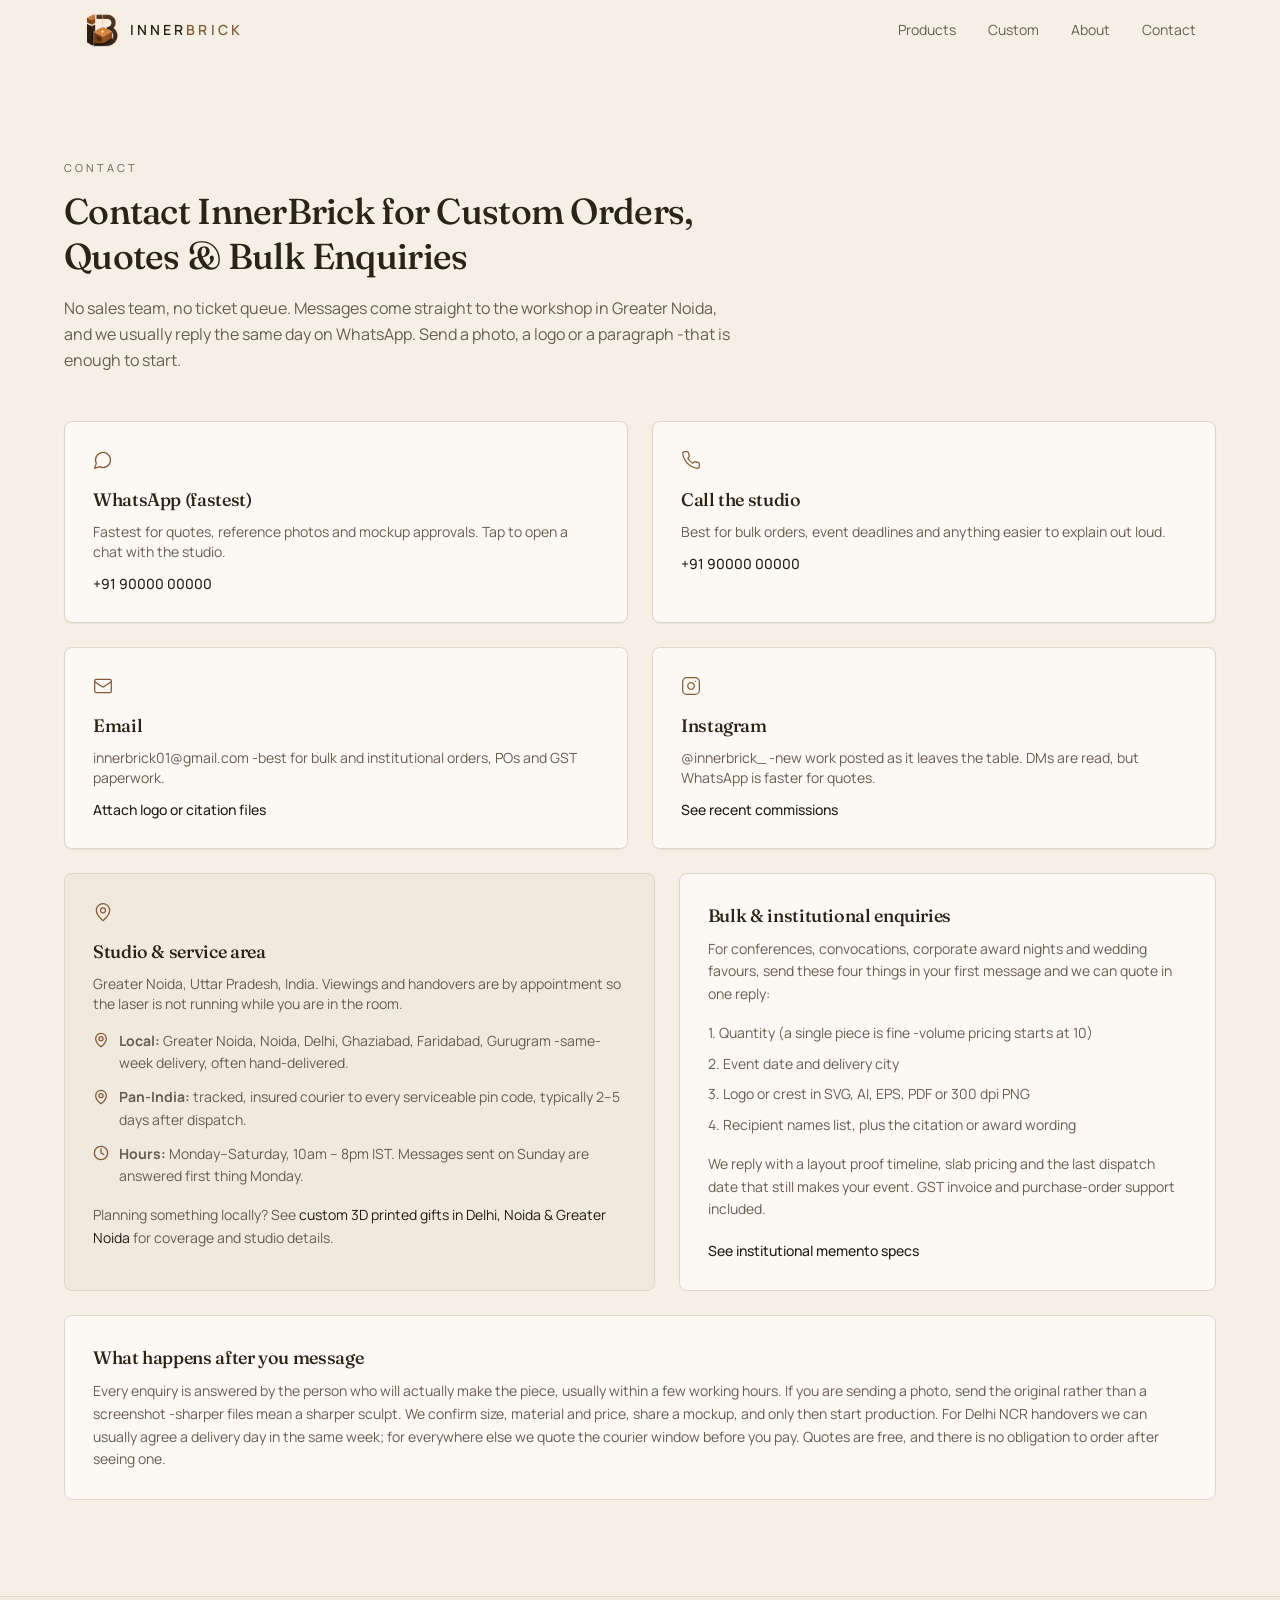
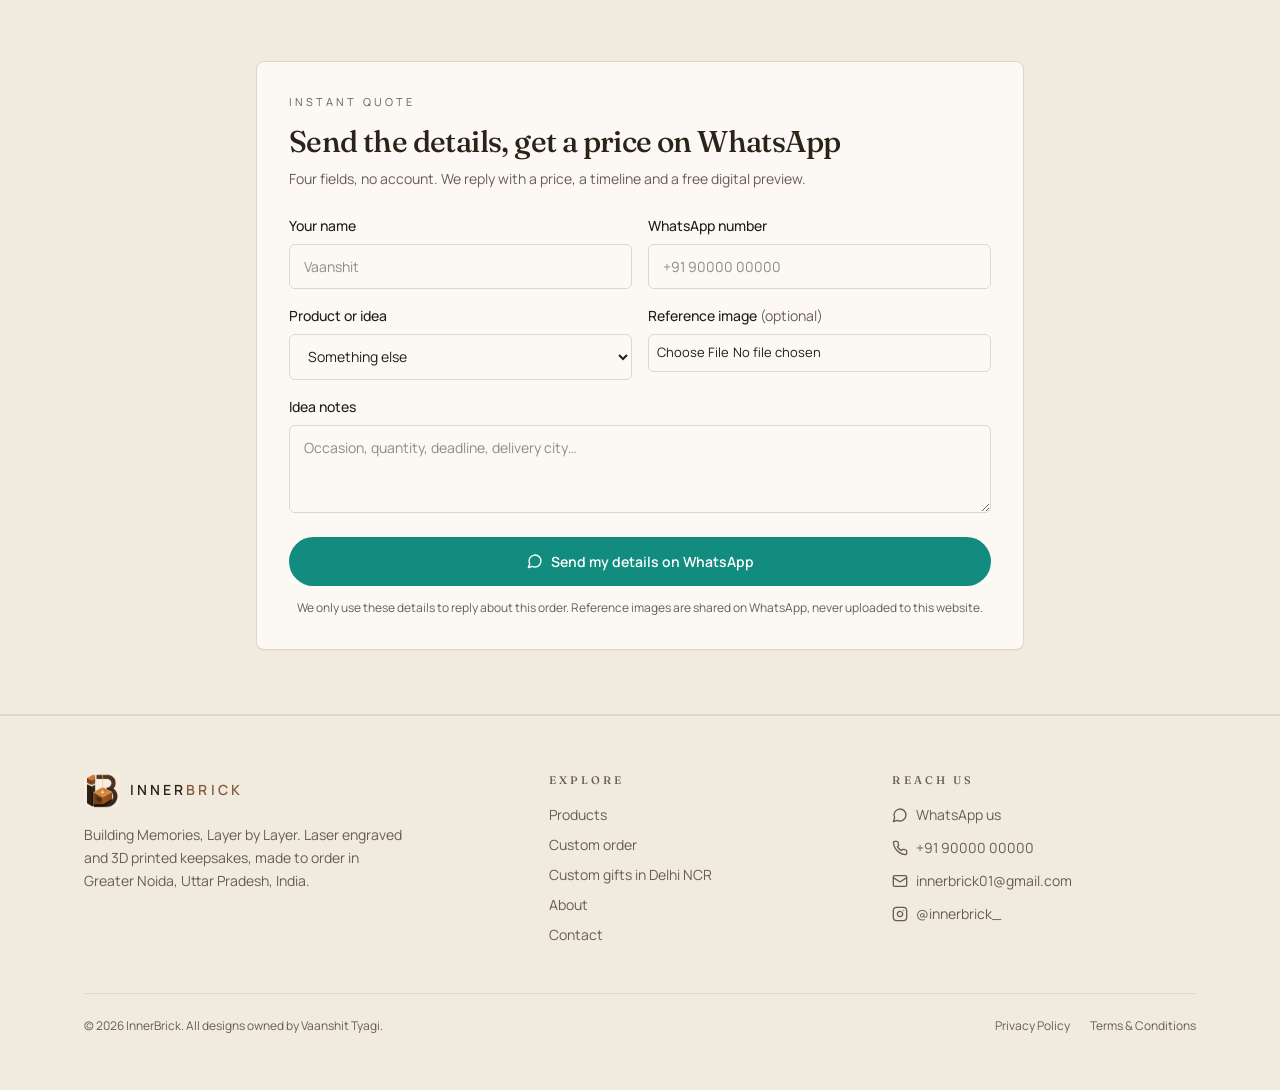
<file: contact/index.html>
<!DOCTYPE html>
<html lang="en">
<head>
<meta charset="utf-8" />
<meta name="viewport" content="width=device-width, initial-scale=1" />
<title>Contact InnerBrick | Custom Orders &amp; Bulk Memento Quotes</title>
<meta name="description" content="Reach InnerBrick on WhatsApp, phone or email for custom gifts, engraved relief panels and bulk mementos. Delhi NCR studio, pan-India shipping." />
<meta name="author" content="Vaanshit Tyagi" />
<meta name="theme-color" content="#F5F0E6" />
<link rel="canonical" href="https://www.innerbrick.shop/contact" />
<meta property="og:site_name" content="InnerBrick" />
<meta property="og:type" content="website" />
<meta property="og:title" content="Contact InnerBrick | Custom Orders &amp; Bulk Memento Quotes" />
<meta property="og:description" content="WhatsApp, call or email InnerBrick for custom 3D figures, deity relief panels, keepsake boxes and bulk institutional mementos." />
<meta property="og:url" content="https://www.innerbrick.shop/contact" />
<meta name="twitter:card" content="summary_large_image" />
<link rel="icon" type="image/png" href="/favicon.png" />
<link rel="preconnect" href="https://fonts.googleapis.com" />
<link rel="preconnect" href="https://fonts.gstatic.com" crossorigin />
<link rel="preload" as="style" href="https://fonts.googleapis.com/css2?family=Fraunces:opsz,wght@9..144,400;9..144,500;9..144,600&family=Manrope:wght@400;500;600;700&display=swap" />
<link rel="stylesheet" href="https://fonts.googleapis.com/css2?family=Fraunces:opsz,wght@9..144,400;9..144,500;9..144,600&family=Manrope:wght@400;500;600;700&display=swap" media="print" onload="this.media='all'" />
<noscript><link rel="stylesheet" href="https://fonts.googleapis.com/css2?family=Fraunces:opsz,wght@9..144,400;9..144,500;9..144,600&family=Manrope:wght@400;500;600;700&display=swap" /></noscript>
<link rel="preload" as="style" href="/assets/styles.css" />
<link rel="stylesheet" href="/assets/styles.css" />
<link rel="stylesheet" href="/assets/site.css" />
<style>html{background:#f5f0e6;color-scheme:light}body{margin:0;background:#f5f0e6;color:#2b2318;font-family:"Manrope",ui-sans-serif,system-ui,sans-serif;-webkit-font-smoothing:antialiased}</style>
<script>document.documentElement.classList.add("js");</script>
<script type="application/ld+json">
{
  "@context": "https://schema.org",
  "@graph": [
    {
      "@type": "Organization",
      "@id": "https://www.innerbrick.shop/#organization",
      "name": "InnerBrick",
      "url": "https://www.innerbrick.shop/",
      "logo": "https://www.innerbrick.shop/assets/img/innerbrick-mark.webp",
      "slogan": "Building Memories, Layer by Layer",
      "email": "innerbrick01@gmail.com",
      "telephone": "+91-90000-00000",
      "sameAs": ["https://www.instagram.com/innerbrick_/"],
      "contactPoint": {
        "@type": "ContactPoint",
        "telephone": "+91-90000-00000",
        "contactType": "sales",
        "email": "innerbrick01@gmail.com",
        "availableLanguage": ["en", "hi"],
        "areaServed": ["IN", "Delhi", "Noida", "Greater Noida"]
      },
      "address": { "@type": "PostalAddress", "addressLocality": "Greater Noida", "addressRegion": "Uttar Pradesh", "addressCountry": "IN" }
    },
    {
      "@type": "LocalBusiness",
      "@id": "https://www.innerbrick.shop/#localbusiness",
      "name": "InnerBrick",
      "url": "https://www.innerbrick.shop/",
      "image": "https://www.innerbrick.shop/assets/img/ganesha-box.webp",
      "telephone": "+91-90000-00000",
      "email": "innerbrick01@gmail.com",
      "priceRange": "₹₹",
      "currenciesAccepted": "INR",
      "paymentAccepted": "UPI, Bank Transfer, Cash",
      "sameAs": ["https://www.instagram.com/innerbrick_/"],
      "address": {
        "@type": "PostalAddress",
        "addressLocality": "Greater Noida",
        "addressRegion": "Uttar Pradesh",
        "postalCode": "201310",
        "addressCountry": "IN"
      },
      "areaServed": [
        { "@type": "City", "name": "Delhi" },
        { "@type": "City", "name": "New Delhi" },
        { "@type": "City", "name": "Noida" },
        { "@type": "City", "name": "Greater Noida" },
        { "@type": "Country", "name": "India" }
      ],
      "openingHoursSpecification": {
        "@type": "OpeningHoursSpecification",
        "dayOfWeek": ["Monday", "Tuesday", "Wednesday", "Thursday", "Friday", "Saturday"],
        "opens": "10:00",
        "closes": "20:00"
      }
    }
  ]
}
</script>
</head>
<body>
<header class="fixed inset-x-0 top-0 z-50 transition-colors duration-300 border-b border-transparent">
  <div class="mx-auto grid max-w-6xl grid-cols-[minmax(0,1fr)_auto] items-center gap-4 px-5 py-3 sm:flex sm:justify-between">
    <a href="/" class="flex min-w-0 items-center gap-2.5">
      <img src="/assets/img/innerbrick-mark.webp" alt="InnerBrick" width="36" height="36" class="h-9 w-9 shrink-0 rounded-md object-contain" />
      <span class="truncate text-sm font-semibold tracking-[0.22em] uppercase">Inner<span class="text-primary">brick</span></span>
    </a>
    <nav class="hidden items-center gap-8 sm:flex">
      <a href="/products" class="text-sm text-muted-foreground transition-colors hover:text-foreground">Products</a>
      <a href="/custom" class="text-sm text-muted-foreground transition-colors hover:text-foreground">Custom</a>
      <a href="/about" class="text-sm text-muted-foreground transition-colors hover:text-foreground">About</a>
      <a class="text-sm text-muted-foreground transition-colors hover:text-foreground text-foreground" href="/contact" data-status="active" aria-current="page">Contact</a>
    </nav>
    <button type="button" aria-label="Open menu" aria-expanded="false" class="justify-self-end rounded-md p-2 text-foreground sm:hidden">
      <svg xmlns="http://www.w3.org/2000/svg" width="24" height="24" viewBox="0 0 24 24" fill="none" stroke="currentColor" stroke-width="2" stroke-linecap="round" stroke-linejoin="round" class="lucide lucide-menu h-5 w-5" aria-hidden="true"><path d="M4 5h16"></path><path d="M4 12h16"></path><path d="M4 19h16"></path></svg>
    </button>
  </div>
</header>

<main class="min-h-screen pt-16">
  <section class="px-5 py-16 sm:py-24">
    <div class="mx-auto max-w-6xl">
      <div class="reveal max-w-2xl">
        <p class="eyebrow">Contact</p>
        <h1 class="mt-3 text-3xl leading-tight sm:text-4xl">Contact InnerBrick for Custom Orders, Quotes &amp; Bulk Enquiries</h1>
        <p class="mt-4 text-base leading-relaxed text-muted-foreground">No sales team, no ticket queue. Messages come straight to the workshop in Greater Noida, and we usually reply the same day on WhatsApp. Send a photo, a logo or a paragraph -that is enough to start.</p>
      </div>

      <div class="mt-12 grid gap-6 sm:grid-cols-2">
        <a href="https://wa.me/919000000000" data-wa-link data-wa-text="Hi InnerBrick, I'd like a quote." class="reveal rounded-lg border border-border bg-card p-7 shadow-card transition-all hover:-translate-y-1 hover:shadow-lift">
          <svg xmlns="http://www.w3.org/2000/svg" width="24" height="24" viewBox="0 0 24 24" fill="none" stroke="currentColor" stroke-width="1.5" stroke-linecap="round" stroke-linejoin="round" class="lucide lucide-message-circle h-5 w-5 text-primary" aria-hidden="true"><path d="M7.9 20A9 9 0 1 0 4 16.1L2 22Z"></path></svg>
          <h2 class="mt-4 text-lg">WhatsApp (fastest)</h2>
          <p class="mt-2 text-sm text-muted-foreground">Fastest for quotes, reference photos and mockup approvals. Tap to open a chat with the studio.</p>
          <p class="mt-3 text-sm font-medium text-foreground" data-phone-display>+91 90000 00000</p>
        </a>
        <a href="tel:+919000000000" data-tel-link class="reveal rounded-lg border border-border bg-card p-7 shadow-card transition-all hover:-translate-y-1 hover:shadow-lift">
          <svg xmlns="http://www.w3.org/2000/svg" width="24" height="24" viewBox="0 0 24 24" fill="none" stroke="currentColor" stroke-width="1.5" stroke-linecap="round" stroke-linejoin="round" class="lucide lucide-phone h-5 w-5 text-primary" aria-hidden="true"><path d="M22 16.92v3a2 2 0 0 1-2.18 2 19.79 19.79 0 0 1-8.63-3.07 19.5 19.5 0 0 1-6-6 19.79 19.79 0 0 1-3.07-8.67A2 2 0 0 1 4.11 2h3a2 2 0 0 1 2 1.72 12.84 12.84 0 0 0 .7 2.81 2 2 0 0 1-.45 2.11L8.09 9.91a16 16 0 0 0 6 6l1.27-1.27a2 2 0 0 1 2.11-.45 12.84 12.84 0 0 0 2.81.7A2 2 0 0 1 22 16.92z"></path></svg>
          <h2 class="mt-4 text-lg">Call the studio</h2>
          <p class="mt-2 text-sm text-muted-foreground">Best for bulk orders, event deadlines and anything easier to explain out loud.</p>
          <p class="mt-3 text-sm font-medium text-foreground" data-phone-display>+91 90000 00000</p>
        </a>
        <a href="mailto:innerbrick01@gmail.com" class="reveal rounded-lg border border-border bg-card p-7 shadow-card transition-all hover:-translate-y-1 hover:shadow-lift">
          <svg xmlns="http://www.w3.org/2000/svg" width="24" height="24" viewBox="0 0 24 24" fill="none" stroke="currentColor" stroke-width="1.5" stroke-linecap="round" stroke-linejoin="round" class="lucide lucide-mail h-5 w-5 text-primary" aria-hidden="true"><path d="m22 7-8.991 5.727a2 2 0 0 1-2.009 0L2 7"></path><rect x="2" y="4" width="20" height="16" rx="2"></rect></svg>
          <h2 class="mt-4 text-lg">Email</h2>
          <p class="mt-2 text-sm text-muted-foreground">innerbrick01@gmail.com -best for bulk and institutional orders, POs and GST paperwork.</p>
          <p class="mt-3 text-sm font-medium text-foreground">Attach logo or citation files</p>
        </a>
        <a href="https://www.instagram.com/innerbrick_/" target="_blank" rel="noopener noreferrer" class="reveal rounded-lg border border-border bg-card p-7 shadow-card transition-all hover:-translate-y-1 hover:shadow-lift">
          <svg xmlns="http://www.w3.org/2000/svg" width="24" height="24" viewBox="0 0 24 24" fill="none" stroke="currentColor" stroke-width="1.5" stroke-linecap="round" stroke-linejoin="round" class="lucide lucide-instagram h-5 w-5 text-primary" aria-hidden="true"><rect width="20" height="20" x="2" y="2" rx="5" ry="5"></rect><path d="M16 11.37A4 4 0 1 1 12.63 8 4 4 0 0 1 16 11.37z"></path><line x1="17.5" x2="17.51" y1="6.5" y2="6.5"></line></svg>
          <h2 class="mt-4 text-lg">Instagram</h2>
          <p class="mt-2 text-sm text-muted-foreground">@innerbrick_ -new work posted as it leaves the table. DMs are read, but WhatsApp is faster for quotes.</p>
          <p class="mt-3 text-sm font-medium text-foreground">See recent commissions</p>
        </a>
      </div>

      <div class="mt-6 grid gap-6 lg:grid-cols-[1.1fr_1fr]">
        <div class="reveal rounded-lg border border-border bg-secondary/60 p-7">
          <svg xmlns="http://www.w3.org/2000/svg" width="24" height="24" viewBox="0 0 24 24" fill="none" stroke="currentColor" stroke-width="1.5" stroke-linecap="round" stroke-linejoin="round" class="lucide lucide-map-pin h-5 w-5 text-primary" aria-hidden="true"><path d="M20 10c0 4.993-5.539 10.193-7.399 11.799a1 1 0 0 1-1.202 0C9.539 20.193 4 14.993 4 10a8 8 0 0 1 16 0"></path><circle cx="12" cy="10" r="3"></circle></svg>
          <h2 class="mt-4 text-lg">Studio &amp; service area</h2>
          <p class="mt-2 text-sm text-muted-foreground">Greater Noida, Uttar Pradesh, India. Viewings and handovers are by appointment so the laser is not running while you are in the room.</p>
          <div class="ib-contact-list">
            <p><svg xmlns="http://www.w3.org/2000/svg" viewBox="0 0 24 24" fill="none" stroke="currentColor" stroke-width="2" stroke-linecap="round" stroke-linejoin="round" aria-hidden="true"><path d="M20 10c0 4.993-5.539 10.193-7.399 11.799a1 1 0 0 1-1.202 0C9.539 20.193 4 14.993 4 10a8 8 0 0 1 16 0"></path><circle cx="12" cy="10" r="3"></circle></svg><span><strong>Local:</strong> Greater Noida, Noida, Delhi, Ghaziabad, Faridabad, Gurugram -same-week delivery, often hand-delivered.</span></p>
            <p><svg xmlns="http://www.w3.org/2000/svg" viewBox="0 0 24 24" fill="none" stroke="currentColor" stroke-width="2" stroke-linecap="round" stroke-linejoin="round" aria-hidden="true"><path d="M20 10c0 4.993-5.539 10.193-7.399 11.799a1 1 0 0 1-1.202 0C9.539 20.193 4 14.993 4 10a8 8 0 0 1 16 0"></path><circle cx="12" cy="10" r="3"></circle></svg><span><strong>Pan-India:</strong> tracked, insured courier to every serviceable pin code, typically 2–5 days after dispatch.</span></p>
            <p><svg xmlns="http://www.w3.org/2000/svg" viewBox="0 0 24 24" fill="none" stroke="currentColor" stroke-width="2" stroke-linecap="round" stroke-linejoin="round" aria-hidden="true"><circle cx="12" cy="12" r="10"></circle><path d="M12 6v6l4 2"></path></svg><span><strong>Hours:</strong> Monday–Saturday, 10am – 8pm IST. Messages sent on Sunday are answered first thing Monday.</span></p>
          </div>
          <p class="mt-4 text-sm leading-relaxed text-muted-foreground">Planning something locally? See <a href="/custom-gifts-delhi-ncr" class="text-foreground underline underline-offset-4">custom 3D printed gifts in Delhi, Noida &amp; Greater Noida</a> for coverage and studio details.</p>
        </div>

        <div class="reveal rounded-lg border border-border bg-card p-7">
          <h2 class="text-lg">Bulk &amp; institutional enquiries</h2>
          <p class="mt-2 text-sm leading-relaxed text-muted-foreground">For conferences, convocations, corporate award nights and wedding favours, send these four things in your first message and we can quote in one reply:</p>
          <ul class="mt-4 space-y-2 text-sm leading-relaxed text-muted-foreground">
            <li>1. Quantity (a single piece is fine -volume pricing starts at 10)</li>
            <li>2. Event date and delivery city</li>
            <li>3. Logo or crest in SVG, AI, EPS, PDF or 300 dpi PNG</li>
            <li>4. Recipient names list, plus the citation or award wording</li>
          </ul>
          <p class="mt-4 text-sm leading-relaxed text-muted-foreground">We reply with a layout proof timeline, slab pricing and the last dispatch date that still makes your event. GST invoice and purchase-order support included.</p>
          <a href="/products/institutional-memento" class="mt-5 inline-flex items-center gap-2 text-sm font-medium text-foreground underline underline-offset-4">See institutional memento specs</a>
        </div>
      </div>

      <div class="reveal mt-6 rounded-lg border border-border bg-card p-7">
        <h2 class="text-lg">What happens after you message</h2>
        <p class="mt-2 text-sm leading-relaxed text-muted-foreground">Every enquiry is answered by the person who will actually make the piece, usually within a few working hours. If you are sending a photo, send the original rather than a screenshot -sharper files mean a sharper sculpt. We confirm size, material and price, share a mockup, and only then start production. For Delhi NCR handovers we can usually agree a delivery day in the same week; for everywhere else we quote the courier window before you pay. Quotes are free, and there is no obligation to order after seeing one.</p>
      </div>
    </div>
  </section>

  <section id="quote" class="border-y border-border bg-secondary/50 px-5 py-16 sm:py-20">
    <div class="mx-auto max-w-3xl">
      <form class="ib-quote reveal" data-quote-form novalidate>
        <p class="eyebrow">Instant quote</p>
        <h2 class="mt-3 text-2xl leading-tight sm:text-3xl">Send the details, get a price on WhatsApp</h2>
        <p class="mt-2 text-sm leading-relaxed text-muted-foreground">Four fields, no account. We reply with a price, a timeline and a free digital preview.</p>
        <div class="ib-quote__grid">
          <div class="ib-field">
            <label for="q-name">Your name</label>
            <input id="q-name" name="name" maxlength="80" autocomplete="name" placeholder="Vaanshit" />
          </div>
          <div class="ib-field">
            <label for="q-phone">WhatsApp number</label>
            <input id="q-phone" name="phone" inputmode="tel" maxlength="16" autocomplete="tel" placeholder="+91 90000 00000" />
          </div>
          <div class="ib-field">
            <label for="q-product">Product or idea</label>
            <select id="q-product" name="product">
              <option>Custom 3D Figure</option>
              <option>Deity Relief Panel</option>
              <option>Ganesha Keepsake Box</option>
              <option>Institutional Memento / bulk order</option>
              <option selected>Something else</option>
            </select>
          </div>
          <div class="ib-field">
            <label for="q-photo">Reference image <span class="ib-opt">(optional)</span></label>
            <input id="q-photo" name="photo" type="file" accept="image/*,.pdf,.svg" />
          </div>
          <div class="ib-field ib-field--full">
            <label for="q-notes">Idea notes</label>
            <textarea id="q-notes" name="notes" rows="3" maxlength="800" placeholder="Occasion, quantity, deadline, delivery city…"></textarea>
          </div>
        </div>
        <button type="submit" class="ib-quote__submit">
          <svg xmlns="http://www.w3.org/2000/svg" width="24" height="24" viewBox="0 0 24 24" fill="none" stroke="currentColor" stroke-width="2" stroke-linecap="round" stroke-linejoin="round" class="lucide lucide-message-circle h-4 w-4" aria-hidden="true"><path d="M7.9 20A9 9 0 1 0 4 16.1L2 22Z"></path></svg>
          Send my details on WhatsApp
        </button>
        <p class="ib-quote__note">We only use these details to reply about this order. Reference images are shared on WhatsApp, never uploaded to this website.</p>
        <p class="ib-quote__status" data-quote-status role="status" aria-live="polite"></p>
      </form>
    </div>
  </section>
</main>

<footer class="border-t border-border bg-secondary/50">
  <div class="mx-auto max-w-6xl px-5 py-14">
    <div class="grid gap-10 md:grid-cols-[1.4fr_1fr_1fr]">
      <div>
        <div class="flex items-center gap-2.5">
          <img src="/assets/img/innerbrick-mark.webp" alt="" width="36" height="36" loading="lazy" decoding="async" class="h-9 w-9 rounded-md object-contain" />
          <span class="text-sm font-semibold tracking-[0.22em] uppercase">Inner<span class="text-primary">brick</span></span>
        </div>
        <p class="mt-4 max-w-xs text-sm leading-relaxed text-muted-foreground">Building Memories, Layer by Layer. Laser engraved and 3D printed keepsakes, made to order in Greater Noida, Uttar Pradesh, India.</p>
      </div>
      <div>
        <h3 class="eyebrow">Explore</h3>
        <ul class="mt-4 space-y-2.5 text-sm text-muted-foreground">
          <li><a href="/products" class="hover:text-foreground">Products</a></li>
          <li><a href="/custom" class="hover:text-foreground">Custom order</a></li>
          <li><a href="/custom-gifts-delhi-ncr" class="hover:text-foreground">Custom gifts in Delhi NCR</a></li>
          <li><a href="/about" class="hover:text-foreground">About</a></li>
          <li><a class="hover:text-foreground active" href="/contact" data-status="active" aria-current="page">Contact</a></li>
        </ul>
      </div>
      <div>
        <h3 class="eyebrow">Reach us</h3>
        <ul class="mt-4 space-y-2.5 text-sm text-muted-foreground">
          <li><a href="https://wa.me/919000000000" data-wa-link data-wa-text="Hi InnerBrick, I'd like a quote." class="inline-flex items-center gap-2 hover:text-foreground"><svg xmlns="http://www.w3.org/2000/svg" width="24" height="24" viewBox="0 0 24 24" fill="none" stroke="currentColor" stroke-width="2" stroke-linecap="round" stroke-linejoin="round" class="lucide lucide-message-circle h-4 w-4" aria-hidden="true"><path d="M7.9 20A9 9 0 1 0 4 16.1L2 22Z"></path></svg> WhatsApp us</a></li>
          <li><a href="tel:+919000000000" data-tel-link class="inline-flex items-center gap-2 hover:text-foreground"><svg xmlns="http://www.w3.org/2000/svg" width="24" height="24" viewBox="0 0 24 24" fill="none" stroke="currentColor" stroke-width="2" stroke-linecap="round" stroke-linejoin="round" class="lucide lucide-phone h-4 w-4" aria-hidden="true"><path d="M22 16.92v3a2 2 0 0 1-2.18 2 19.79 19.79 0 0 1-8.63-3.07 19.5 19.5 0 0 1-6-6 19.79 19.79 0 0 1-3.07-8.67A2 2 0 0 1 4.11 2h3a2 2 0 0 1 2 1.72 12.84 12.84 0 0 0 .7 2.81 2 2 0 0 1-.45 2.11L8.09 9.91a16 16 0 0 0 6 6l1.27-1.27a2 2 0 0 1 2.11-.45 12.84 12.84 0 0 0 2.81.7A2 2 0 0 1 22 16.92z"></path></svg> <span data-phone-display>+91 90000 00000</span></a></li>
          <li><a href="mailto:innerbrick01@gmail.com" class="inline-flex items-center gap-2 hover:text-foreground"><svg xmlns="http://www.w3.org/2000/svg" width="24" height="24" viewBox="0 0 24 24" fill="none" stroke="currentColor" stroke-width="2" stroke-linecap="round" stroke-linejoin="round" class="lucide lucide-mail h-4 w-4" aria-hidden="true"><path d="m22 7-8.991 5.727a2 2 0 0 1-2.009 0L2 7"></path><rect x="2" y="4" width="20" height="16" rx="2"></rect></svg> innerbrick01@gmail.com</a></li>
          <li><a href="https://www.instagram.com/innerbrick_/" target="_blank" rel="noopener noreferrer" class="inline-flex items-center gap-2 hover:text-foreground"><svg xmlns="http://www.w3.org/2000/svg" width="24" height="24" viewBox="0 0 24 24" fill="none" stroke="currentColor" stroke-width="2" stroke-linecap="round" stroke-linejoin="round" class="lucide lucide-instagram h-4 w-4" aria-hidden="true"><rect width="20" height="20" x="2" y="2" rx="5" ry="5"></rect><path d="M16 11.37A4 4 0 1 1 12.63 8 4 4 0 0 1 16 11.37z"></path><line x1="17.5" x2="17.51" y1="6.5" y2="6.5"></line></svg> @innerbrick_</a></li>
        </ul>
      </div>
    </div>
    <div class="mt-12 flex flex-col gap-3 border-t border-border pt-6 text-xs text-muted-foreground sm:flex-row sm:items-center sm:justify-between">
      <p>© 2026 InnerBrick. All designs owned by Vaanshit Tyagi.</p>
      <div class="flex gap-5">
        <a href="/privacy" class="hover:text-foreground">Privacy Policy</a>
        <a href="/terms" class="hover:text-foreground">Terms &amp; Conditions</a>
      </div>
    </div>
  </div>
</footer>

<div class="ib-cta-bar" role="complementary" aria-label="Quick enquiry">
  <a href="https://wa.me/919000000000" data-wa-link data-wa-text="Hi InnerBrick, I'd like a quote." class="ib-cta-bar__wa">
    <svg xmlns="http://www.w3.org/2000/svg" viewBox="0 0 24 24" fill="none" stroke="currentColor" stroke-width="2" stroke-linecap="round" stroke-linejoin="round" aria-hidden="true"><path d="M7.9 20A9 9 0 1 0 4 16.1L2 22Z"></path></svg>
    WhatsApp Quote
  </a>
  <a href="tel:+919000000000" data-tel-link class="ib-cta-bar__call">
    <svg xmlns="http://www.w3.org/2000/svg" viewBox="0 0 24 24" fill="none" stroke="currentColor" stroke-width="2" stroke-linecap="round" stroke-linejoin="round" aria-hidden="true"><path d="M22 16.92v3a2 2 0 0 1-2.18 2 19.79 19.79 0 0 1-8.63-3.07 19.5 19.5 0 0 1-6-6 19.79 19.79 0 0 1-3.07-8.67A2 2 0 0 1 4.11 2h3a2 2 0 0 1 2 1.72 12.84 12.84 0 0 0 .7 2.81 2 2 0 0 1-.45 2.11L8.09 9.91a16 16 0 0 0 6 6l1.27-1.27a2 2 0 0 1 2.11-.45 12.84 12.84 0 0 0 2.81.7A2 2 0 0 1 22 16.92z"></path></svg>
    Call Now
  </a>
</div>

<script src="/assets/config.js" defer></script>
<script src="/assets/app.js" defer></script>
</body>
</html>
</file>
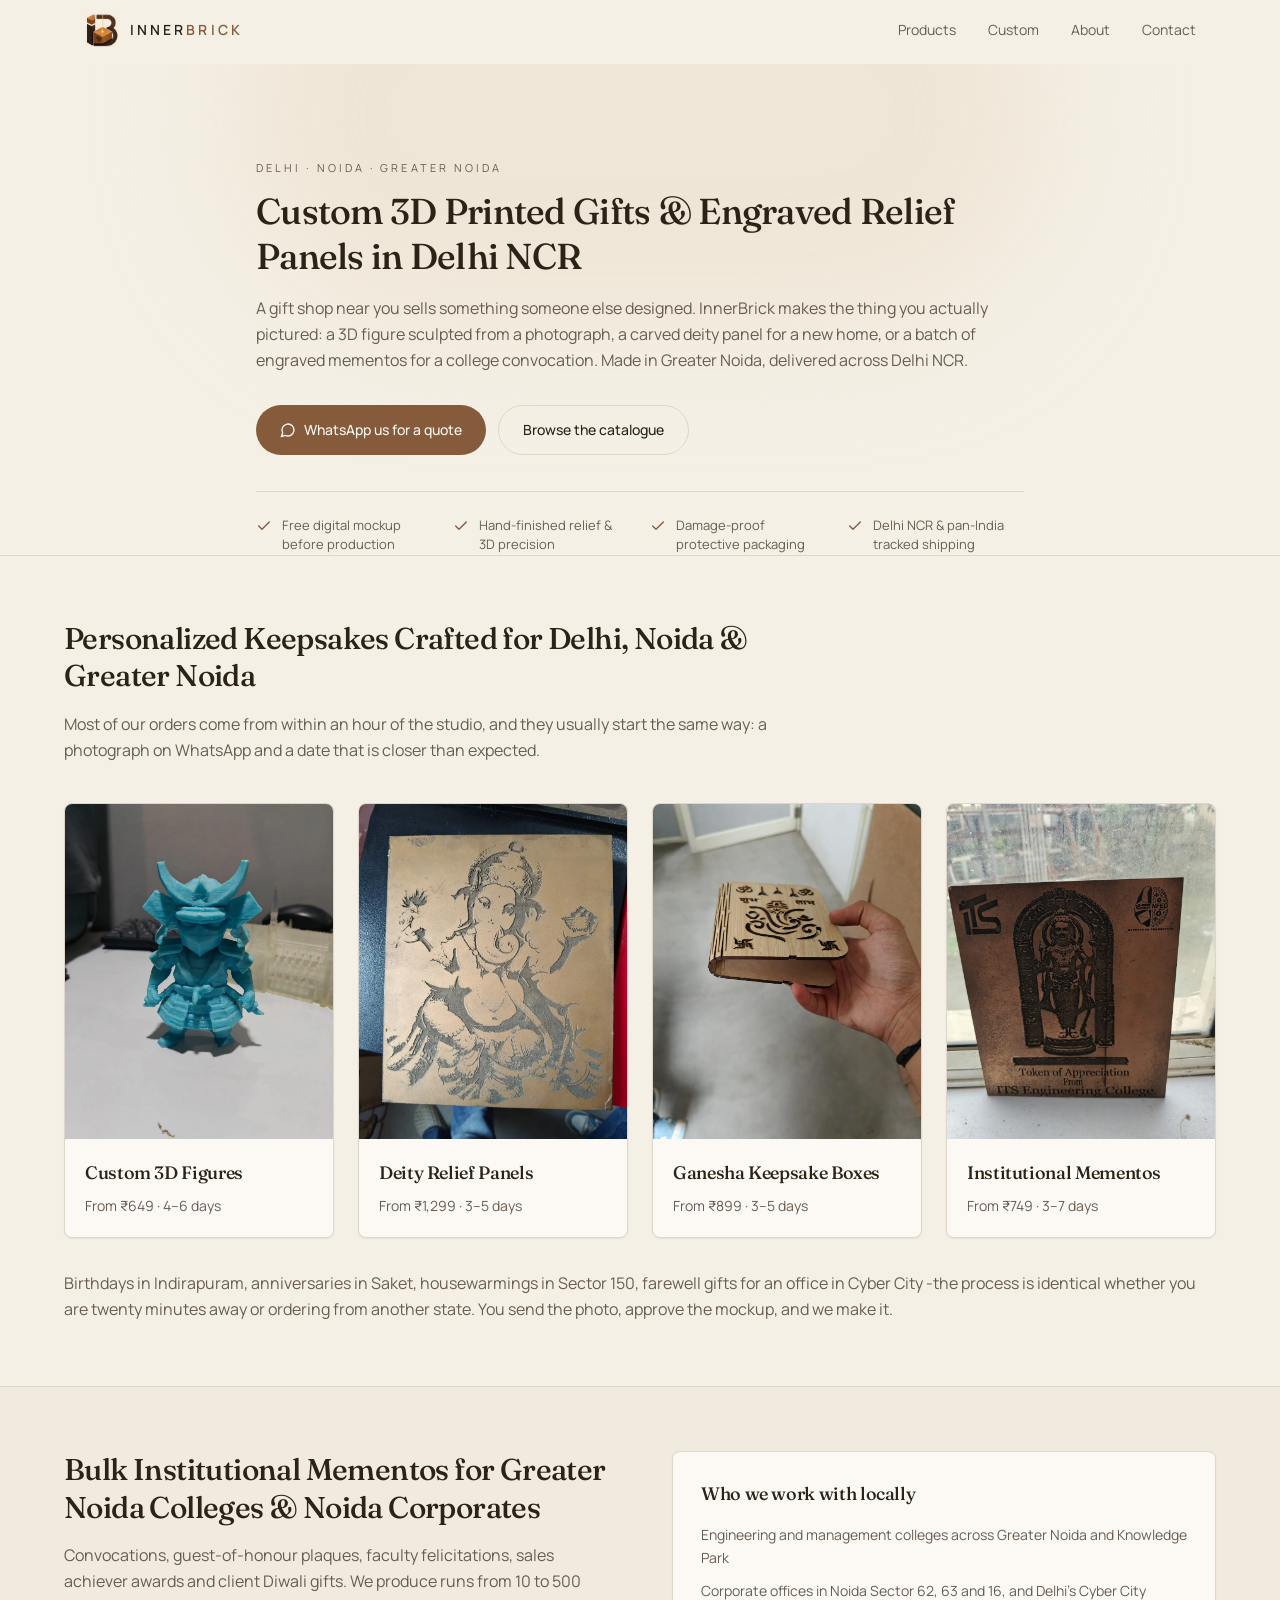
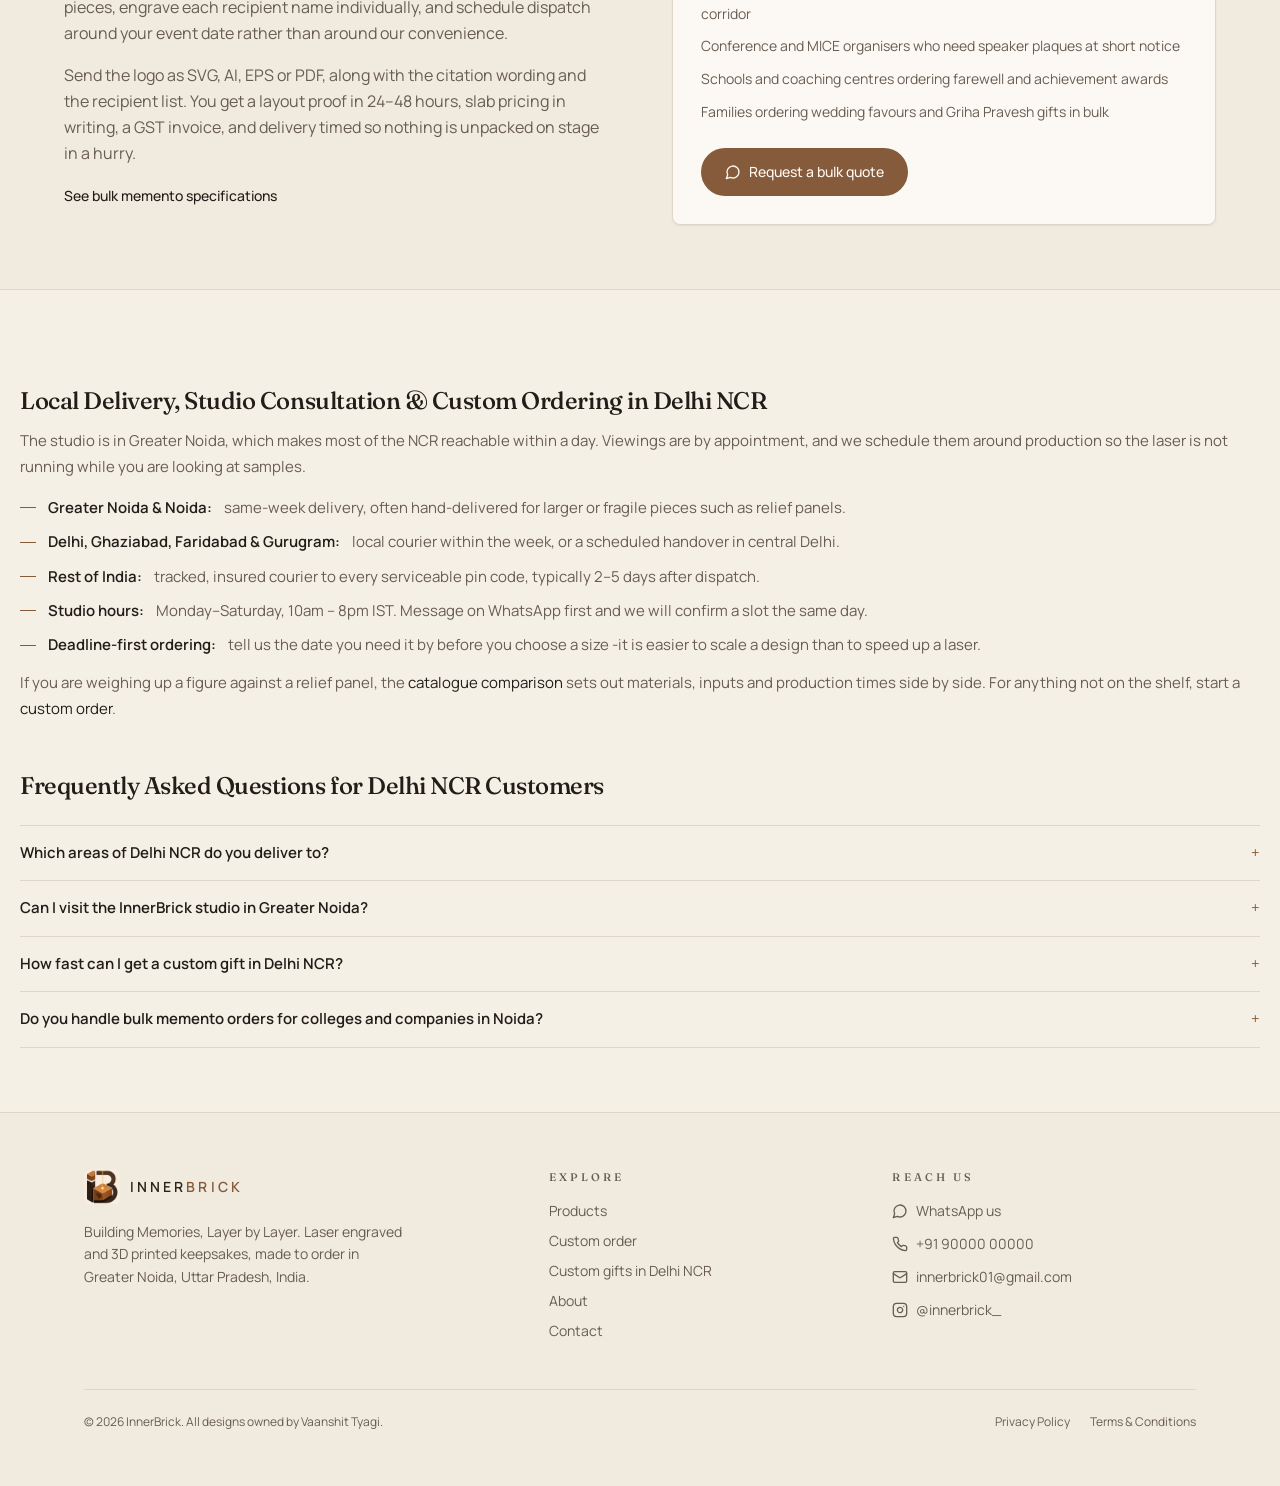
<file: custom-gifts-delhi-ncr/index.html>
<!DOCTYPE html>
<html lang="en">
<head>
<meta charset="utf-8" />
<meta name="viewport" content="width=device-width, initial-scale=1" />
<title>Custom 3D Printed Gifts &amp; Engraved Mementos in Delhi NCR | InnerBrick</title>
<meta name="description" content="Order custom 3D printed figures, Deity Relief Panels &amp; institutional mementos in Delhi, Noida &amp; Greater Noida. Fast local delivery &amp; WhatsApp quotes from InnerBrick." />
<meta name="author" content="Vaanshit Tyagi" />
<meta name="theme-color" content="#F5F0E6" />
<link rel="canonical" href="https://www.innerbrick.shop/custom-gifts-delhi-ncr" />
<meta property="og:site_name" content="InnerBrick" />
<meta property="og:type" content="website" />
<meta property="og:title" content="Custom 3D Printed Gifts &amp; Engraved Mementos in Delhi NCR | InnerBrick" />
<meta property="og:description" content="Custom 3D figures, deity relief panels and institutional mementos, made in Greater Noida and delivered across Delhi, Noida and Greater Noida." />
<meta property="og:url" content="https://www.innerbrick.shop/custom-gifts-delhi-ncr" />
<meta name="twitter:card" content="summary_large_image" />
<link rel="icon" type="image/png" href="/favicon.png" />
<link rel="preconnect" href="https://fonts.googleapis.com" />
<link rel="preconnect" href="https://fonts.gstatic.com" crossorigin />
<link rel="preload" as="style" href="https://fonts.googleapis.com/css2?family=Fraunces:opsz,wght@9..144,400;9..144,500;9..144,600&family=Manrope:wght@400;500;600;700&display=swap" />
<link rel="stylesheet" href="https://fonts.googleapis.com/css2?family=Fraunces:opsz,wght@9..144,400;9..144,500;9..144,600&family=Manrope:wght@400;500;600;700&display=swap" media="print" onload="this.media='all'" />
<noscript><link rel="stylesheet" href="https://fonts.googleapis.com/css2?family=Fraunces:opsz,wght@9..144,400;9..144,500;9..144,600&family=Manrope:wght@400;500;600;700&display=swap" /></noscript>
<link rel="preload" as="style" href="/assets/styles.css" />
<link rel="stylesheet" href="/assets/styles.css" />
<link rel="stylesheet" href="/assets/site.css" />
<link rel="preload" as="image" href="/assets/img/ganesha-box.webp" type="image/webp" fetchpriority="high" />
<style>html{background:#f5f0e6;color-scheme:light}body{margin:0;background:#f5f0e6;color:#2b2318;font-family:"Manrope",ui-sans-serif,system-ui,sans-serif;-webkit-font-smoothing:antialiased}</style>
<script>document.documentElement.classList.add("js");</script>
<script type="application/ld+json">
{
  "@context": "https://schema.org",
  "@graph": [
    {
      "@type": "BreadcrumbList",
      "itemListElement": [
        { "@type": "ListItem", "position": 1, "name": "Home", "item": "https://www.innerbrick.shop/" },
        { "@type": "ListItem", "position": 2, "name": "Custom gifts in Delhi NCR", "item": "https://www.innerbrick.shop/custom-gifts-delhi-ncr" }
      ]
    },
    {
      "@type": "LocalBusiness",
      "@id": "https://www.innerbrick.shop/#localbusiness",
      "name": "InnerBrick",
      "url": "https://www.innerbrick.shop/",
      "image": "https://www.innerbrick.shop/assets/img/ganesha-box.webp",
      "description": "Custom 3D printed gifts, photo-depth deity relief panels, engraved keepsake boxes and institutional mementos, made to order in Greater Noida and delivered across Delhi NCR.",
      "telephone": "+91-90000-00000",
      "email": "innerbrick01@gmail.com",
      "priceRange": "₹₹",
      "currenciesAccepted": "INR",
      "paymentAccepted": "UPI, Bank Transfer, Cash",
      "sameAs": ["https://www.instagram.com/innerbrick_/"],
      "address": {
        "@type": "PostalAddress",
        "addressLocality": "Greater Noida",
        "addressRegion": "Uttar Pradesh",
        "postalCode": "201310",
        "addressCountry": "IN"
      },
      "areaServed": ["Delhi", "New Delhi", "Noida", "Greater Noida"],
      "openingHoursSpecification": {
        "@type": "OpeningHoursSpecification",
        "dayOfWeek": ["Monday", "Tuesday", "Wednesday", "Thursday", "Friday", "Saturday"],
        "opens": "10:00",
        "closes": "20:00"
      }
    },
    {
      "@type": "FAQPage",
      "mainEntity": [
        {
          "@type": "Question",
          "name": "Which areas of Delhi NCR do you deliver to?",
          "acceptedAnswer": { "@type": "Answer", "text": "We deliver across Delhi, New Delhi, Noida, Greater Noida, Ghaziabad, Faridabad and Gurugram. Local orders are usually hand-delivered or sent by same-week courier, and everything outside NCR ships by tracked courier across India." }
        },
        {
          "@type": "Question",
          "name": "Can I visit the InnerBrick studio in Greater Noida?",
          "acceptedAnswer": { "@type": "Answer", "text": "Yes, by appointment. The studio is in Greater Noida and viewings are scheduled so the laser is not running while you are there. Message us on WhatsApp with a preferred day and we will confirm a slot between 10am and 8pm, Monday to Saturday." }
        },
        {
          "@type": "Question",
          "name": "How fast can I get a custom gift in Delhi NCR?",
          "acceptedAnswer": { "@type": "Answer", "text": "Production takes 3–6 business days for most pieces after you approve the mockup, and local delivery is same-week. For a birthday or housewarming this week, message us first -small rush slots are often available in Noida, Greater Noida and Delhi." }
        },
        {
          "@type": "Question",
          "name": "Do you handle bulk memento orders for colleges and companies in Noida?",
          "acceptedAnswer": { "@type": "Answer", "text": "Yes. We produce convocation, conference and corporate award mementos in batches from 10 to 500 pieces, with individual recipient names and your logo engraved. Proofs are shared within 24–48 hours and delivery is scheduled around your event date." }
        }
      ]
    }
  ]
}
</script>
</head>
<body>
<header class="fixed inset-x-0 top-0 z-50 transition-colors duration-300 border-b border-transparent">
  <div class="mx-auto grid max-w-6xl grid-cols-[minmax(0,1fr)_auto] items-center gap-4 px-5 py-3 sm:flex sm:justify-between">
    <a href="/" class="flex min-w-0 items-center gap-2.5">
      <img src="/assets/img/innerbrick-mark.webp" alt="InnerBrick" width="36" height="36" class="h-9 w-9 shrink-0 rounded-md object-contain" />
      <span class="truncate text-sm font-semibold tracking-[0.22em] uppercase">Inner<span class="text-primary">brick</span></span>
    </a>
    <nav class="hidden items-center gap-8 sm:flex">
      <a href="/products" class="text-sm text-muted-foreground transition-colors hover:text-foreground">Products</a>
      <a href="/custom" class="text-sm text-muted-foreground transition-colors hover:text-foreground">Custom</a>
      <a href="/about" class="text-sm text-muted-foreground transition-colors hover:text-foreground">About</a>
      <a href="/contact" class="text-sm text-muted-foreground transition-colors hover:text-foreground">Contact</a>
    </nav>
    <button type="button" aria-label="Open menu" aria-expanded="false" class="justify-self-end rounded-md p-2 text-foreground sm:hidden">
      <svg xmlns="http://www.w3.org/2000/svg" width="24" height="24" viewBox="0 0 24 24" fill="none" stroke="currentColor" stroke-width="2" stroke-linecap="round" stroke-linejoin="round" class="lucide lucide-menu h-5 w-5" aria-hidden="true"><path d="M4 5h16"></path><path d="M4 12h16"></path><path d="M4 19h16"></path></svg>
    </button>
  </div>
</header>

<main class="min-h-screen pt-16">
  <section class="grain relative overflow-hidden px-5 pt-16 pb-16 sm:pt-24 sm:pb-20">
    <div aria-hidden="true" class="pointer-events-none absolute -top-40 left-1/2 h-[420px] w-[820px] -translate-x-1/2 rounded-full bg-accent/50 blur-3xl"></div>
    <div class="relative mx-auto max-w-3xl">
      <p class="eyebrow">Delhi · Noida · Greater Noida</p>
      <h1 class="mt-3 text-3xl leading-tight sm:text-4xl">Custom 3D Printed Gifts &amp; Engraved Relief Panels in Delhi NCR</h1>
      <p class="mt-4 text-base leading-relaxed text-muted-foreground">A gift shop near you sells something someone else designed. InnerBrick makes the thing you actually pictured: a 3D figure sculpted from a photograph, a carved deity panel for a new home, or a batch of engraved mementos for a college convocation. Made in Greater Noida, delivered across Delhi NCR.</p>
      <div class="mt-8 flex flex-col gap-3 sm:flex-row">
        <a href="https://wa.me/919000000000" data-wa-link data-wa-text="Hi InnerBrick, I'm in Delhi NCR and I'd like a quote for a custom gift." class="inline-flex items-center justify-center gap-2 rounded-full bg-primary px-6 py-3.5 text-sm font-medium text-primary-foreground transition-all hover:bg-primary/90 hover:shadow-lift">
          <svg xmlns="http://www.w3.org/2000/svg" width="24" height="24" viewBox="0 0 24 24" fill="none" stroke="currentColor" stroke-width="2" stroke-linecap="round" stroke-linejoin="round" class="lucide lucide-message-circle h-4 w-4" aria-hidden="true"><path d="M7.9 20A9 9 0 1 0 4 16.1L2 22Z"></path></svg>
          WhatsApp us for a quote
        </a>
        <a href="/products" class="inline-flex items-center justify-center rounded-full border border-border px-6 py-3.5 text-sm font-medium transition-colors hover:bg-secondary">Browse the catalogue</a>
      </div>
      <ul class="ib-trust">
        <li class="ib-trust__item"><svg xmlns="http://www.w3.org/2000/svg" viewBox="0 0 24 24" fill="none" stroke="currentColor" stroke-width="2" stroke-linecap="round" stroke-linejoin="round" aria-hidden="true"><path d="M20 6 9 17l-5-5"></path></svg>Free digital mockup before production</li>
        <li class="ib-trust__item"><svg xmlns="http://www.w3.org/2000/svg" viewBox="0 0 24 24" fill="none" stroke="currentColor" stroke-width="2" stroke-linecap="round" stroke-linejoin="round" aria-hidden="true"><path d="M20 6 9 17l-5-5"></path></svg>Hand-finished relief &amp; 3D precision</li>
        <li class="ib-trust__item"><svg xmlns="http://www.w3.org/2000/svg" viewBox="0 0 24 24" fill="none" stroke="currentColor" stroke-width="2" stroke-linecap="round" stroke-linejoin="round" aria-hidden="true"><path d="M20 6 9 17l-5-5"></path></svg>Damage-proof protective packaging</li>
        <li class="ib-trust__item"><svg xmlns="http://www.w3.org/2000/svg" viewBox="0 0 24 24" fill="none" stroke="currentColor" stroke-width="2" stroke-linecap="round" stroke-linejoin="round" aria-hidden="true"><path d="M20 6 9 17l-5-5"></path></svg>Delhi NCR &amp; pan-India tracked shipping</li>
      </ul>
    </div>
  </section>

  <section class="border-t border-border px-5 py-16 sm:py-20">
    <div class="mx-auto max-w-6xl">
      <div class="reveal max-w-3xl">
        <h2 class="text-2xl leading-tight sm:text-3xl">Personalized Keepsakes Crafted for Delhi, Noida &amp; Greater Noida</h2>
        <p class="mt-4 text-base leading-relaxed text-muted-foreground">Most of our orders come from within an hour of the studio, and they usually start the same way: a photograph on WhatsApp and a date that is closer than expected.</p>
      </div>
      <div class="mt-10 grid gap-6 sm:grid-cols-2 lg:grid-cols-4">
        <a href="/products/custom-3d-figure" class="reveal group block overflow-hidden rounded-lg border border-border bg-card shadow-card transition-all duration-500 hover:-translate-y-1 hover:shadow-lift">
          <div class="aspect-[4/5] overflow-hidden bg-secondary">
            <img src="/assets/img/samurai-3d.webp" alt="Teal 3D printed samurai warrior figure standing on a desk" width="1000" height="1333" loading="eager" decoding="async" class="h-full w-full object-cover transition-transform duration-700 group-hover:scale-[1.04]" />
          </div>
          <div class="p-5">
            <h3 class="text-lg">Custom 3D Figures</h3>
            <p class="mt-2 text-sm leading-relaxed text-muted-foreground">From ₹649 · 4–6 days</p>
          </div>
        </a>
        <a href="/products/deity-relief-panel" class="reveal group block overflow-hidden rounded-lg border border-border bg-card shadow-card transition-all duration-500 hover:-translate-y-1 hover:shadow-lift">
          <div class="aspect-[4/5] overflow-hidden bg-secondary">
            <img src="/assets/img/ganesha-plaque.webp" alt="Deep laser engraved Ganesha relief panel on wood" width="850" height="1133" loading="lazy" decoding="async" class="h-full w-full object-cover transition-transform duration-700 group-hover:scale-[1.04]" />
          </div>
          <div class="p-5">
            <h3 class="text-lg">Deity Relief Panels</h3>
            <p class="mt-2 text-sm leading-relaxed text-muted-foreground">From ₹1,299 · 3–5 days</p>
          </div>
        </a>
        <a href="/products/ganesha-keepsake-box" class="reveal group block overflow-hidden rounded-lg border border-border bg-card shadow-card transition-all duration-500 hover:-translate-y-1 hover:shadow-lift">
          <div class="aspect-[4/5] overflow-hidden bg-secondary">
            <img src="/assets/img/ganesha-box.webp" alt="Wooden keepsake box with a laser-cut Ganesha, Om and Shubh Labh engraving, held in hand" width="1000" height="1333" loading="lazy" decoding="async" class="h-full w-full object-cover transition-transform duration-700 group-hover:scale-[1.04]" />
          </div>
          <div class="p-5">
            <h3 class="text-lg">Ganesha Keepsake Boxes</h3>
            <p class="mt-2 text-sm leading-relaxed text-muted-foreground">From ₹899 · 3–5 days</p>
          </div>
        </a>
        <a href="/products/institutional-memento" class="reveal group block overflow-hidden rounded-lg border border-border bg-card shadow-card transition-all duration-500 hover:-translate-y-1 hover:shadow-lift">
          <div class="aspect-[4/5] overflow-hidden bg-secondary">
            <img src="/assets/img/memento.webp" alt="Engraved wooden appreciation memento for ITS Engineering College" width="900" height="1200" loading="lazy" decoding="async" class="h-full w-full object-cover transition-transform duration-700 group-hover:scale-[1.04]" />
          </div>
          <div class="p-5">
            <h3 class="text-lg">Institutional Mementos</h3>
            <p class="mt-2 text-sm leading-relaxed text-muted-foreground">From ₹749 · 3–7 days</p>
          </div>
        </a>
      </div>
      <p class="mt-8 text-base leading-relaxed text-muted-foreground">Birthdays in Indirapuram, anniversaries in Saket, housewarmings in Sector 150, farewell gifts for an office in Cyber City -the process is identical whether you are twenty minutes away or ordering from another state. You send the photo, approve the mockup, and we make it.</p>
    </div>
  </section>

  <section class="border-y border-border bg-secondary/50 px-5 py-16 sm:py-20">
    <div class="mx-auto max-w-6xl">
      <div class="grid gap-10 lg:grid-cols-2 lg:gap-16">
        <div class="reveal">
          <h2 class="text-2xl leading-tight sm:text-3xl">Bulk Institutional Mementos for Greater Noida Colleges &amp; Noida Corporates</h2>
          <p class="mt-4 text-base leading-relaxed text-muted-foreground">Convocations, guest-of-honour plaques, faculty felicitations, sales achiever awards and client Diwali gifts. We produce runs from 10 to 500 pieces, engrave each recipient name individually, and schedule dispatch around your event date rather than around our convenience.</p>
          <p class="mt-4 text-base leading-relaxed text-muted-foreground">Send the logo as SVG, AI, EPS or PDF, along with the citation wording and the recipient list. You get a layout proof in 24–48 hours, slab pricing in writing, a GST invoice, and delivery timed so nothing is unpacked on stage in a hurry.</p>
          <a href="/products/institutional-memento" class="mt-5 inline-flex items-center gap-2 text-sm font-medium text-foreground underline underline-offset-4">See bulk memento specifications</a>
        </div>
        <div class="reveal rounded-lg border border-border bg-card p-7 shadow-card">
          <h3 class="text-lg">Who we work with locally</h3>
          <ul class="mt-4 space-y-2.5 text-sm leading-relaxed text-muted-foreground">
            <li>Engineering and management colleges across Greater Noida and Knowledge Park</li>
            <li>Corporate offices in Noida Sector 62, 63 and 16, and Delhi's Cyber City corridor</li>
            <li>Conference and MICE organisers who need speaker plaques at short notice</li>
            <li>Schools and coaching centres ordering farewell and achievement awards</li>
            <li>Families ordering wedding favours and Griha Pravesh gifts in bulk</li>
          </ul>
          <a href="https://wa.me/919000000000" data-wa-link data-wa-text="Hi InnerBrick, I need a bulk memento quote for an event in Delhi NCR." class="mt-6 inline-flex items-center justify-center gap-2 rounded-full bg-primary px-6 py-3.5 text-sm font-medium text-primary-foreground transition-all hover:bg-primary/90 hover:shadow-lift">
            <svg xmlns="http://www.w3.org/2000/svg" width="24" height="24" viewBox="0 0 24 24" fill="none" stroke="currentColor" stroke-width="2" stroke-linecap="round" stroke-linejoin="round" class="lucide lucide-message-circle h-4 w-4" aria-hidden="true"><path d="M7.9 20A9 9 0 1 0 4 16.1L2 22Z"></path></svg>
            Request a bulk quote
          </a>
        </div>
      </div>
    </div>
  </section>

  <section class="px-5 py-16 sm:py-20">
    <div class="mx-auto max-w-4xl">
      <div class="ib-detail reveal">
        <h2>Local Delivery, Studio Consultation &amp; Custom Ordering in Delhi NCR</h2>
        <p>The studio is in Greater Noida, which makes most of the NCR reachable within a day. Viewings are by appointment, and we schedule them around production so the laser is not running while you are looking at samples.</p>
        <ul>
          <li><strong>Greater Noida &amp; Noida:</strong> same-week delivery, often hand-delivered for larger or fragile pieces such as relief panels.</li>
          <li><strong>Delhi, Ghaziabad, Faridabad &amp; Gurugram:</strong> local courier within the week, or a scheduled handover in central Delhi.</li>
          <li><strong>Rest of India:</strong> tracked, insured courier to every serviceable pin code, typically 2–5 days after dispatch.</li>
          <li><strong>Studio hours:</strong> Monday–Saturday, 10am – 8pm IST. Message on WhatsApp first and we will confirm a slot the same day.</li>
          <li><strong>Deadline-first ordering:</strong> tell us the date you need it by before you choose a size -it is easier to scale a design than to speed up a laser.</li>
        </ul>
        <p>If you are weighing up a figure against a relief panel, the <a href="/products" class="text-foreground underline underline-offset-4">catalogue comparison</a> sets out materials, inputs and production times side by side. For anything not on the shelf, start a <a href="/custom" class="text-foreground underline underline-offset-4">custom order</a>.</p>

        <h2 class="mt-12">Frequently Asked Questions for Delhi NCR Customers</h2>
        <div class="ib-faq">
          <details>
            <summary>Which areas of Delhi NCR do you deliver to?</summary>
            <p>We deliver across Delhi, New Delhi, Noida, Greater Noida, Ghaziabad, Faridabad and Gurugram. Local orders are usually hand-delivered or sent by same-week courier, and everything outside NCR ships by tracked courier across India.</p>
          </details>
          <details>
            <summary>Can I visit the InnerBrick studio in Greater Noida?</summary>
            <p>Yes, by appointment. The studio is in Greater Noida and viewings are scheduled so the laser is not running while you are there. Message us on WhatsApp with a preferred day and we will confirm a slot between 10am and 8pm, Monday to Saturday.</p>
          </details>
          <details>
            <summary>How fast can I get a custom gift in Delhi NCR?</summary>
            <p>Production takes 3–6 business days for most pieces after you approve the mockup, and local delivery is same-week. For a birthday or housewarming this week, message us first -small rush slots are often available in Noida, Greater Noida and Delhi.</p>
          </details>
          <details>
            <summary>Do you handle bulk memento orders for colleges and companies in Noida?</summary>
            <p>Yes. We produce convocation, conference and corporate award mementos in batches from 10 to 500 pieces, with individual recipient names and your logo engraved. Proofs are shared within 24–48 hours and delivery is scheduled around your event date.</p>
          </details>
        </div>
      </div>
    </div>
  </section>
</main>

<footer class="border-t border-border bg-secondary/50">
  <div class="mx-auto max-w-6xl px-5 py-14">
    <div class="grid gap-10 md:grid-cols-[1.4fr_1fr_1fr]">
      <div>
        <div class="flex items-center gap-2.5">
          <img src="/assets/img/innerbrick-mark.webp" alt="" width="36" height="36" loading="lazy" decoding="async" class="h-9 w-9 rounded-md object-contain" />
          <span class="text-sm font-semibold tracking-[0.22em] uppercase">Inner<span class="text-primary">brick</span></span>
        </div>
        <p class="mt-4 max-w-xs text-sm leading-relaxed text-muted-foreground">Building Memories, Layer by Layer. Laser engraved and 3D printed keepsakes, made to order in Greater Noida, Uttar Pradesh, India.</p>
      </div>
      <div>
        <h3 class="eyebrow">Explore</h3>
        <ul class="mt-4 space-y-2.5 text-sm text-muted-foreground">
          <li><a href="/products" class="hover:text-foreground">Products</a></li>
          <li><a href="/custom" class="hover:text-foreground">Custom order</a></li>
          <li><a class="hover:text-foreground active" href="/custom-gifts-delhi-ncr" data-status="active" aria-current="page">Custom gifts in Delhi NCR</a></li>
          <li><a href="/about" class="hover:text-foreground">About</a></li>
          <li><a href="/contact" class="hover:text-foreground">Contact</a></li>
        </ul>
      </div>
      <div>
        <h3 class="eyebrow">Reach us</h3>
        <ul class="mt-4 space-y-2.5 text-sm text-muted-foreground">
          <li><a href="https://wa.me/919000000000" data-wa-link data-wa-text="Hi InnerBrick, I'd like a quote." class="inline-flex items-center gap-2 hover:text-foreground"><svg xmlns="http://www.w3.org/2000/svg" width="24" height="24" viewBox="0 0 24 24" fill="none" stroke="currentColor" stroke-width="2" stroke-linecap="round" stroke-linejoin="round" class="lucide lucide-message-circle h-4 w-4" aria-hidden="true"><path d="M7.9 20A9 9 0 1 0 4 16.1L2 22Z"></path></svg> WhatsApp us</a></li>
          <li><a href="tel:+919000000000" data-tel-link class="inline-flex items-center gap-2 hover:text-foreground"><svg xmlns="http://www.w3.org/2000/svg" width="24" height="24" viewBox="0 0 24 24" fill="none" stroke="currentColor" stroke-width="2" stroke-linecap="round" stroke-linejoin="round" class="lucide lucide-phone h-4 w-4" aria-hidden="true"><path d="M22 16.92v3a2 2 0 0 1-2.18 2 19.79 19.79 0 0 1-8.63-3.07 19.5 19.5 0 0 1-6-6 19.79 19.79 0 0 1-3.07-8.67A2 2 0 0 1 4.11 2h3a2 2 0 0 1 2 1.72 12.84 12.84 0 0 0 .7 2.81 2 2 0 0 1-.45 2.11L8.09 9.91a16 16 0 0 0 6 6l1.27-1.27a2 2 0 0 1 2.11-.45 12.84 12.84 0 0 0 2.81.7A2 2 0 0 1 22 16.92z"></path></svg> <span data-phone-display>+91 90000 00000</span></a></li>
          <li><a href="mailto:innerbrick01@gmail.com" class="inline-flex items-center gap-2 hover:text-foreground"><svg xmlns="http://www.w3.org/2000/svg" width="24" height="24" viewBox="0 0 24 24" fill="none" stroke="currentColor" stroke-width="2" stroke-linecap="round" stroke-linejoin="round" class="lucide lucide-mail h-4 w-4" aria-hidden="true"><path d="m22 7-8.991 5.727a2 2 0 0 1-2.009 0L2 7"></path><rect x="2" y="4" width="20" height="16" rx="2"></rect></svg> innerbrick01@gmail.com</a></li>
          <li><a href="https://www.instagram.com/innerbrick_/" target="_blank" rel="noopener noreferrer" class="inline-flex items-center gap-2 hover:text-foreground"><svg xmlns="http://www.w3.org/2000/svg" width="24" height="24" viewBox="0 0 24 24" fill="none" stroke="currentColor" stroke-width="2" stroke-linecap="round" stroke-linejoin="round" class="lucide lucide-instagram h-4 w-4" aria-hidden="true"><rect width="20" height="20" x="2" y="2" rx="5" ry="5"></rect><path d="M16 11.37A4 4 0 1 1 12.63 8 4 4 0 0 1 16 11.37z"></path><line x1="17.5" x2="17.51" y1="6.5" y2="6.5"></line></svg> @innerbrick_</a></li>
        </ul>
      </div>
    </div>
    <div class="mt-12 flex flex-col gap-3 border-t border-border pt-6 text-xs text-muted-foreground sm:flex-row sm:items-center sm:justify-between">
      <p>© 2026 InnerBrick. All designs owned by Vaanshit Tyagi.</p>
      <div class="flex gap-5">
        <a href="/privacy" class="hover:text-foreground">Privacy Policy</a>
        <a href="/terms" class="hover:text-foreground">Terms &amp; Conditions</a>
      </div>
    </div>
  </div>
</footer>

<div class="ib-cta-bar" role="complementary" aria-label="Quick enquiry">
  <a href="https://wa.me/919000000000" data-wa-link data-wa-text="Hi InnerBrick, I'm in Delhi NCR and I'd like a quote for a custom gift." class="ib-cta-bar__wa">
    <svg xmlns="http://www.w3.org/2000/svg" viewBox="0 0 24 24" fill="none" stroke="currentColor" stroke-width="2" stroke-linecap="round" stroke-linejoin="round" aria-hidden="true"><path d="M7.9 20A9 9 0 1 0 4 16.1L2 22Z"></path></svg>
    WhatsApp Quote
  </a>
  <a href="tel:+919000000000" data-tel-link class="ib-cta-bar__call">
    <svg xmlns="http://www.w3.org/2000/svg" viewBox="0 0 24 24" fill="none" stroke="currentColor" stroke-width="2" stroke-linecap="round" stroke-linejoin="round" aria-hidden="true"><path d="M22 16.92v3a2 2 0 0 1-2.18 2 19.79 19.79 0 0 1-8.63-3.07 19.5 19.5 0 0 1-6-6 19.79 19.79 0 0 1-3.07-8.67A2 2 0 0 1 4.11 2h3a2 2 0 0 1 2 1.72 12.84 12.84 0 0 0 .7 2.81 2 2 0 0 1-.45 2.11L8.09 9.91a16 16 0 0 0 6 6l1.27-1.27a2 2 0 0 1 2.11-.45 12.84 12.84 0 0 0 2.81.7A2 2 0 0 1 22 16.92z"></path></svg>
    Call Now
  </a>
</div>

<script src="/assets/config.js" defer></script>
<script src="/assets/app.js" defer></script>
</body>
</html>
</file>
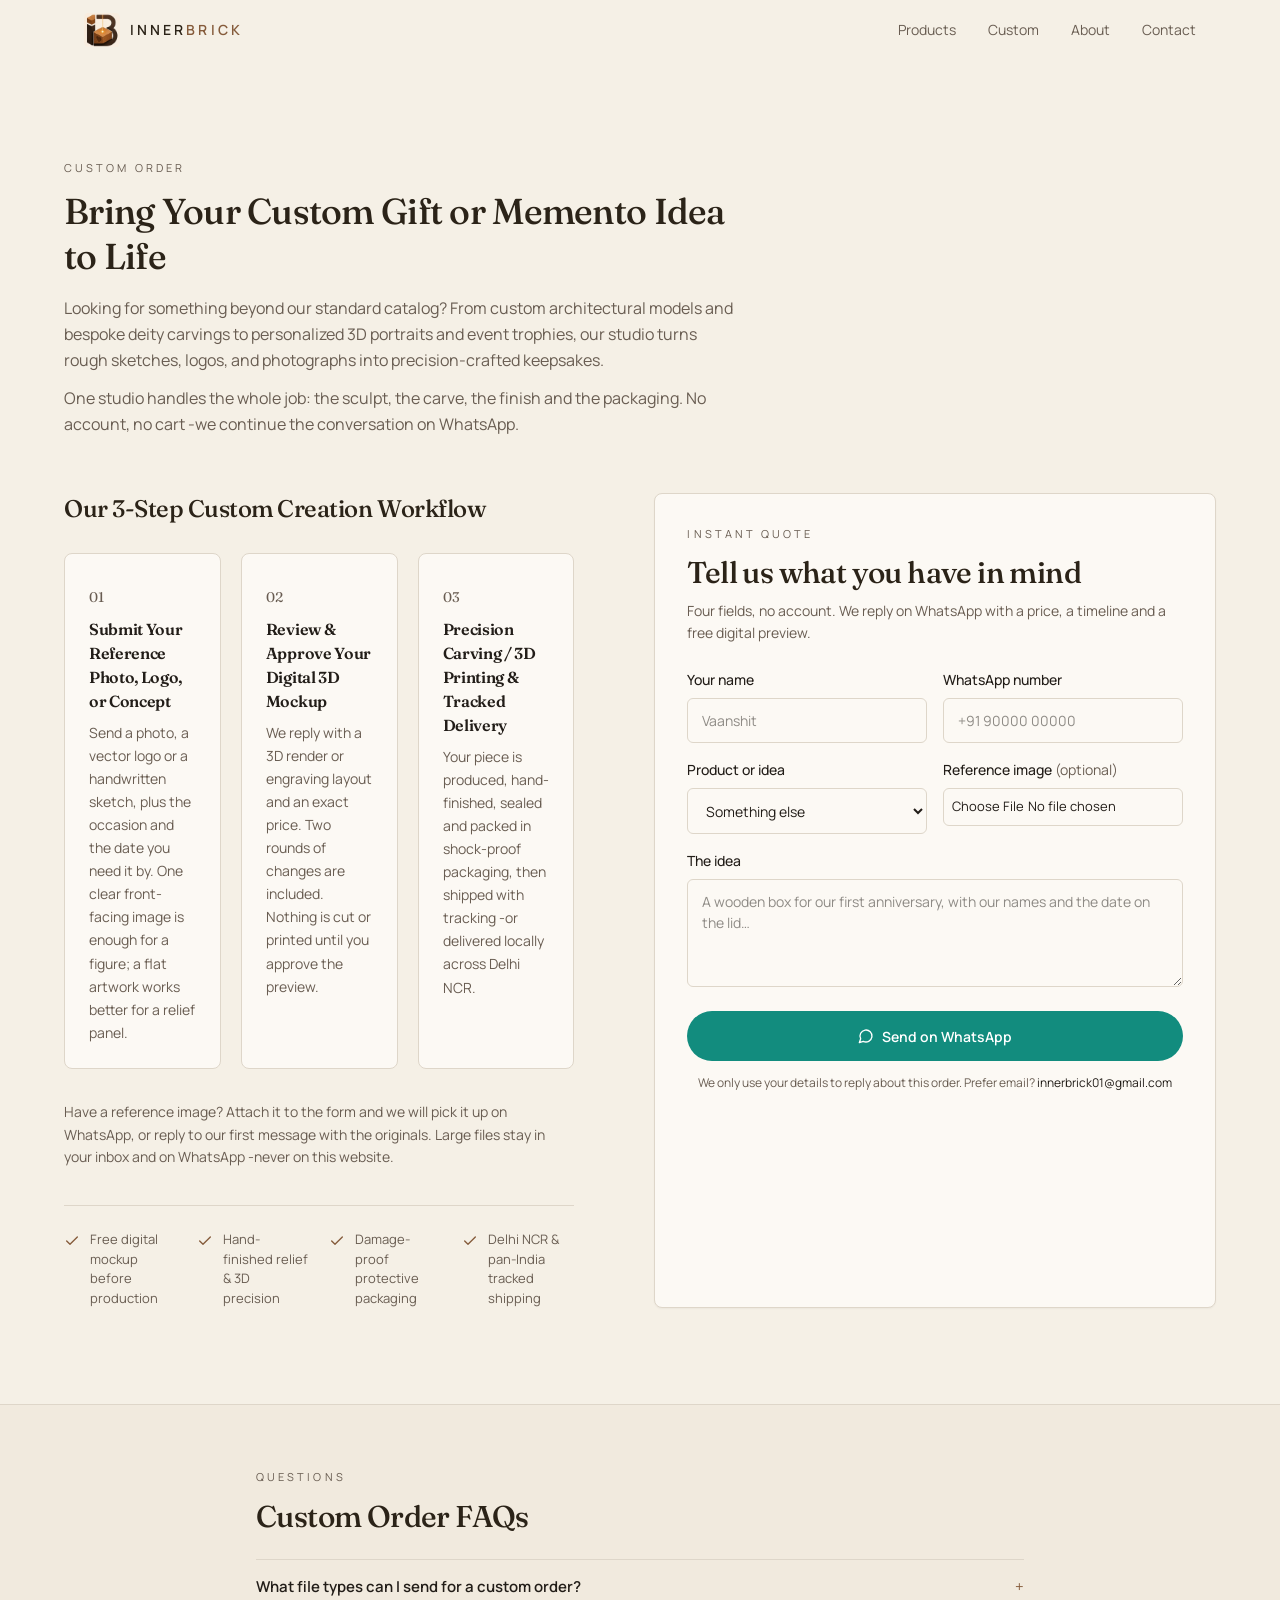
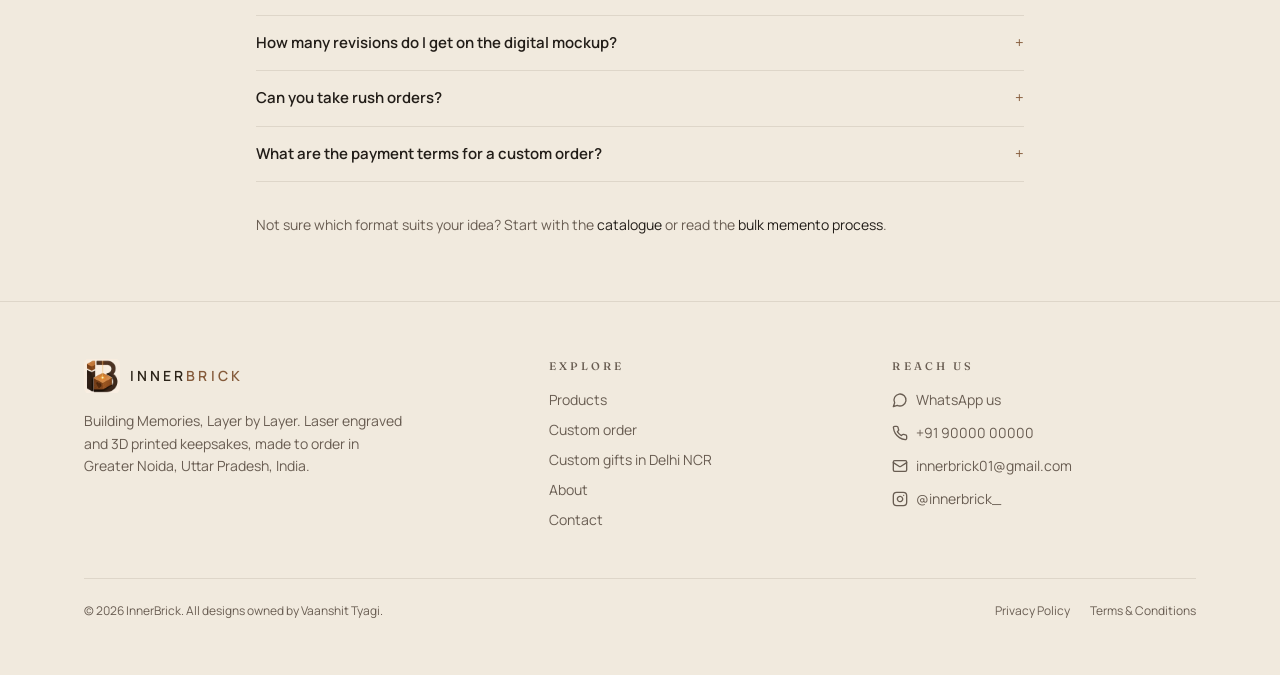
<file: custom/index.html>
<!DOCTYPE html>
<html lang="en">
<head>
<meta charset="utf-8" />
<meta name="viewport" content="width=device-width, initial-scale=1" />
<title>Order Custom 3D Gifts &amp; Engraved Keepsakes | InnerBrick Studio</title>
<meta name="description" content="Have a custom gift or memento idea? Upload your photo or logo to get a free 3D digital preview and instant quote from InnerBrick's carving &amp; 3D printing studio." />
<meta name="author" content="Vaanshit Tyagi" />
<meta name="theme-color" content="#F5F0E6" />
<link rel="canonical" href="https://www.innerbrick.shop/custom" />
<meta property="og:site_name" content="InnerBrick" />
<meta property="og:type" content="website" />
<meta property="og:title" content="Order Custom 3D Gifts &amp; Engraved Keepsakes | InnerBrick Studio" />
<meta property="og:description" content="Share a photo, logo or rough sketch and get a free 3D digital preview plus an instant quote from InnerBrick's carving and 3D printing studio." />
<meta property="og:url" content="https://www.innerbrick.shop/custom" />
<meta name="twitter:card" content="summary_large_image" />
<link rel="icon" type="image/png" href="/favicon.png" />
<link rel="preconnect" href="https://fonts.googleapis.com" />
<link rel="preconnect" href="https://fonts.gstatic.com" crossorigin />
<link rel="preload" as="style" href="https://fonts.googleapis.com/css2?family=Fraunces:opsz,wght@9..144,400;9..144,500;9..144,600&family=Manrope:wght@400;500;600;700&display=swap" />
<link rel="stylesheet" href="https://fonts.googleapis.com/css2?family=Fraunces:opsz,wght@9..144,400;9..144,500;9..144,600&family=Manrope:wght@400;500;600;700&display=swap" media="print" onload="this.media='all'" />
<noscript><link rel="stylesheet" href="https://fonts.googleapis.com/css2?family=Fraunces:opsz,wght@9..144,400;9..144,500;9..144,600&family=Manrope:wght@400;500;600;700&display=swap" /></noscript>
<link rel="preload" as="style" href="/assets/styles.css" />
<link rel="stylesheet" href="/assets/styles.css" />
<link rel="stylesheet" href="/assets/site.css" />
<style>html{background:#f5f0e6;color-scheme:light}body{margin:0;background:#f5f0e6;color:#2b2318;font-family:"Manrope",ui-sans-serif,system-ui,sans-serif;-webkit-font-smoothing:antialiased}</style>
<script>document.documentElement.classList.add("js");</script>
<script type="application/ld+json">
{
  "@context": "https://schema.org",
  "@graph": [
    {
      "@type": "Service",
      "name": "Custom gift and memento design",
      "serviceType": "Custom 3D printing, photo-depth relief carving and laser engraving",
      "url": "https://www.innerbrick.shop/custom",
      "description": "A custom order service that turns a photo, logo or sketch into a 3D printed figure, engraved deity relief panel, keepsake box or institutional memento, with a free digital mockup before production.",
      "provider": {
        "@type": "Organization",
        "name": "InnerBrick",
        "url": "https://www.innerbrick.shop/",
        "email": "innerbrick01@gmail.com",
        "telephone": "+91-90000-00000",
        "address": { "@type": "PostalAddress", "addressLocality": "Greater Noida", "addressRegion": "Uttar Pradesh", "addressCountry": "IN" }
      },
      "areaServed": [
        { "@type": "City", "name": "Delhi" },
        { "@type": "City", "name": "Noida" },
        { "@type": "City", "name": "Greater Noida" },
        { "@type": "Country", "name": "India" }
      ],
      "offers": {
        "@type": "Offer",
        "priceCurrency": "INR",
        "price": "649",
        "availability": "https://schema.org/InStock",
        "url": "https://www.innerbrick.shop/custom"
      }
    },
    {
      "@type": "FAQPage",
      "mainEntity": [
        {
          "@type": "Question",
          "name": "What file types can I send for a custom order?",
          "acceptedAnswer": { "@type": "Answer", "text": "Photos as JPG, PNG or HEIC; artwork and logos as PDF, SVG, AI or EPS; and handwritten sketches as a clear phone photo. WhatsApp compresses images, so send the original file by email if it is a large photograph." }
        },
        {
          "@type": "Question",
          "name": "How many revisions do I get on the digital mockup?",
          "acceptedAnswer": { "@type": "Answer", "text": "Two rounds of changes are included on every mockup -edits to the pose, wording, layout or size. Further structural changes after production has started are charged at the modelling rate, which is why we do not cut anything until you approve the preview in writing." }
        },
        {
          "@type": "Question",
          "name": "Can you take rush orders?",
          "acceptedAnswer": { "@type": "Answer", "text": "Often, yes. Standard turnaround is 3–7 business days depending on the piece. Tell us the date you need it by on WhatsApp and we will confirm whether an express slot is free before you order. Delhi NCR delivery can usually be arranged a day before the occasion." }
        },
        {
          "@type": "Question",
          "name": "What are the payment terms for a custom order?",
          "acceptedAnswer": { "@type": "Answer", "text": "Personal orders are paid 100% in advance once the mockup is approved. Institutional and bulk orders are 50% advance to start production and the balance before dispatch, with a GST invoice. We accept UPI, NEFT and bank transfer." }
        }
      ]
    }
  ]
}
</script>
</head>
<body>
<header class="fixed inset-x-0 top-0 z-50 transition-colors duration-300 border-b border-transparent">
  <div class="mx-auto grid max-w-6xl grid-cols-[minmax(0,1fr)_auto] items-center gap-4 px-5 py-3 sm:flex sm:justify-between">
    <a href="/" class="flex min-w-0 items-center gap-2.5">
      <img src="/assets/img/innerbrick-mark.webp" alt="InnerBrick" width="36" height="36" class="h-9 w-9 shrink-0 rounded-md object-contain" />
      <span class="truncate text-sm font-semibold tracking-[0.22em] uppercase">Inner<span class="text-primary">brick</span></span>
    </a>
    <nav class="hidden items-center gap-8 sm:flex">
      <a href="/products" class="text-sm text-muted-foreground transition-colors hover:text-foreground">Products</a>
      <a class="text-sm text-muted-foreground transition-colors hover:text-foreground text-foreground" href="/custom" data-status="active" aria-current="page">Custom</a>
      <a href="/about" class="text-sm text-muted-foreground transition-colors hover:text-foreground">About</a>
      <a href="/contact" class="text-sm text-muted-foreground transition-colors hover:text-foreground">Contact</a>
    </nav>
    <button type="button" aria-label="Open menu" aria-expanded="false" class="justify-self-end rounded-md p-2 text-foreground sm:hidden">
      <svg xmlns="http://www.w3.org/2000/svg" width="24" height="24" viewBox="0 0 24 24" fill="none" stroke="currentColor" stroke-width="2" stroke-linecap="round" stroke-linejoin="round" class="lucide lucide-menu h-5 w-5" aria-hidden="true"><path d="M4 5h16"></path><path d="M4 12h16"></path><path d="M4 19h16"></path></svg>
    </button>
  </div>
</header>

<main class="min-h-screen pt-16">
  <section class="px-5 py-16 sm:py-24">
    <div class="mx-auto max-w-6xl">
      <div class="reveal max-w-2xl">
        <p class="eyebrow">Custom order</p>
        <h1 class="mt-3 text-3xl leading-tight sm:text-4xl">Bring Your Custom Gift or Memento Idea to Life</h1>
        <p class="mt-4 text-base leading-relaxed text-muted-foreground">Looking for something beyond our standard catalog? From custom architectural models and bespoke deity carvings to personalized 3D portraits and event trophies, our studio turns rough sketches, logos, and photographs into precision-crafted keepsakes.</p>
        <p class="mt-3 text-base leading-relaxed text-muted-foreground">One studio handles the whole job: the sculpt, the carve, the finish and the packaging. No account, no cart -we continue the conversation on WhatsApp.</p>
      </div>

      <div class="mt-14 grid gap-12 lg:grid-cols-[1fr_1.1fr] lg:gap-20">
        <div class="reveal">
          <h2 class="text-2xl">Our 3-Step Custom Creation Workflow</h2>
          <ol class="ib-steps">
            <li class="ib-step">
              <p class="ib-step__num">01</p>
              <h3>Submit Your Reference Photo, Logo, or Concept</h3>
              <p>Send a photo, a vector logo or a handwritten sketch, plus the occasion and the date you need it by. One clear front-facing image is enough for a figure; a flat artwork works better for a relief panel.</p>
            </li>
            <li class="ib-step">
              <p class="ib-step__num">02</p>
              <h3>Review &amp; Approve Your Digital 3D Mockup</h3>
              <p>We reply with a 3D render or engraving layout and an exact price. Two rounds of changes are included. Nothing is cut or printed until you approve the preview.</p>
            </li>
            <li class="ib-step">
              <p class="ib-step__num">03</p>
              <h3>Precision Carving / 3D Printing &amp; Tracked Delivery</h3>
              <p>Your piece is produced, hand-finished, sealed and packed in shock-proof packaging, then shipped with tracking -or delivered locally across Delhi NCR.</p>
            </li>
          </ol>
          <p class="mt-8 text-sm leading-relaxed text-muted-foreground">Have a reference image? Attach it to the form and we will pick it up on WhatsApp, or reply to our first message with the originals. Large files stay in your inbox and on WhatsApp -never on this website.</p>
          <ul class="ib-trust">
            <li class="ib-trust__item"><svg xmlns="http://www.w3.org/2000/svg" viewBox="0 0 24 24" fill="none" stroke="currentColor" stroke-width="2" stroke-linecap="round" stroke-linejoin="round" aria-hidden="true"><path d="M20 6 9 17l-5-5"></path></svg>Free digital mockup before production</li>
            <li class="ib-trust__item"><svg xmlns="http://www.w3.org/2000/svg" viewBox="0 0 24 24" fill="none" stroke="currentColor" stroke-width="2" stroke-linecap="round" stroke-linejoin="round" aria-hidden="true"><path d="M20 6 9 17l-5-5"></path></svg>Hand-finished relief &amp; 3D precision</li>
            <li class="ib-trust__item"><svg xmlns="http://www.w3.org/2000/svg" viewBox="0 0 24 24" fill="none" stroke="currentColor" stroke-width="2" stroke-linecap="round" stroke-linejoin="round" aria-hidden="true"><path d="M20 6 9 17l-5-5"></path></svg>Damage-proof protective packaging</li>
            <li class="ib-trust__item"><svg xmlns="http://www.w3.org/2000/svg" viewBox="0 0 24 24" fill="none" stroke="currentColor" stroke-width="2" stroke-linecap="round" stroke-linejoin="round" aria-hidden="true"><path d="M20 6 9 17l-5-5"></path></svg>Delhi NCR &amp; pan-India tracked shipping</li>
          </ul>
        </div>

        <form class="ib-quote reveal" id="quote" data-quote-form novalidate>
          <p class="eyebrow">Instant quote</p>
          <h2 class="mt-3 text-2xl leading-tight sm:text-3xl">Tell us what you have in mind</h2>
          <p class="mt-2 text-sm leading-relaxed text-muted-foreground">Four fields, no account. We reply on WhatsApp with a price, a timeline and a free digital preview.</p>
          <div class="ib-quote__grid">
            <div class="ib-field">
              <label for="q-name">Your name</label>
              <input id="q-name" name="name" maxlength="80" autocomplete="name" placeholder="Vaanshit" />
            </div>
            <div class="ib-field">
              <label for="q-phone">WhatsApp number</label>
              <input id="q-phone" name="phone" inputmode="tel" maxlength="16" autocomplete="tel" placeholder="+91 90000 00000" />
            </div>
            <div class="ib-field">
              <label for="q-product">Product or idea</label>
              <select id="q-product" name="product">
                <option>Custom 3D Figure</option>
                <option>Deity Relief Panel</option>
                <option>Ganesha Keepsake Box</option>
                <option>Institutional Memento / bulk order</option>
                <option selected>Something else</option>
              </select>
            </div>
            <div class="ib-field">
              <label for="q-photo">Reference image <span class="ib-opt">(optional)</span></label>
              <input id="q-photo" name="photo" type="file" accept="image/*,.pdf,.svg" />
            </div>
            <div class="ib-field ib-field--full">
              <label for="q-notes">The idea</label>
              <textarea id="q-notes" name="notes" rows="4" maxlength="800" placeholder="A wooden box for our first anniversary, with our names and the date on the lid…"></textarea>
            </div>
          </div>
          <button type="submit" class="ib-quote__submit">
            <svg xmlns="http://www.w3.org/2000/svg" width="24" height="24" viewBox="0 0 24 24" fill="none" stroke="currentColor" stroke-width="2" stroke-linecap="round" stroke-linejoin="round" class="lucide lucide-message-circle h-4 w-4" aria-hidden="true"><path d="M7.9 20A9 9 0 1 0 4 16.1L2 22Z"></path></svg>
            Send on WhatsApp
          </button>
          <p class="ib-quote__note">We only use your details to reply about this order. Prefer email? <a href="mailto:innerbrick01@gmail.com" class="text-foreground underline underline-offset-4">innerbrick01@gmail.com</a></p>
          <p class="ib-quote__status" data-quote-status role="status" aria-live="polite"></p>
        </form>
      </div>
    </div>
  </section>

  <section class="border-t border-border bg-secondary/50 px-5 py-16 sm:py-20">
    <div class="mx-auto max-w-3xl">
      <div class="reveal">
        <p class="eyebrow">Questions</p>
        <h2 class="mt-3 text-2xl leading-tight sm:text-3xl">Custom Order FAQs</h2>
        <div class="ib-faq">
          <details>
            <summary>What file types can I send for a custom order?</summary>
            <p>Photos as JPG, PNG or HEIC; artwork and logos as PDF, SVG, AI or EPS; and handwritten sketches as a clear phone photo. WhatsApp compresses images, so send the original file by email if it is a large photograph.</p>
          </details>
          <details>
            <summary>How many revisions do I get on the digital mockup?</summary>
            <p>Two rounds of changes are included on every mockup -edits to the pose, wording, layout or size. Further structural changes after production has started are charged at the modelling rate, which is why we do not cut anything until you approve the preview in writing.</p>
          </details>
          <details>
            <summary>Can you take rush orders?</summary>
            <p>Often, yes. Standard turnaround is 3–7 business days depending on the piece. Tell us the date you need it by on WhatsApp and we will confirm whether an express slot is free before you order. Delhi NCR delivery can usually be arranged a day before the occasion.</p>
          </details>
          <details>
            <summary>What are the payment terms for a custom order?</summary>
            <p>Personal orders are paid 100% in advance once the mockup is approved. Institutional and bulk orders are 50% advance to start production and the balance before dispatch, with a GST invoice. We accept UPI, NEFT and bank transfer.</p>
          </details>
        </div>
        <p class="mt-8 text-sm leading-relaxed text-muted-foreground">Not sure which format suits your idea? Start with the <a href="/products" class="text-foreground underline underline-offset-4">catalogue</a> or read the <a href="/products/institutional-memento" class="text-foreground underline underline-offset-4">bulk memento process</a>.</p>
      </div>
    </div>
  </section>
</main>

<footer class="border-t border-border bg-secondary/50">
  <div class="mx-auto max-w-6xl px-5 py-14">
    <div class="grid gap-10 md:grid-cols-[1.4fr_1fr_1fr]">
      <div>
        <div class="flex items-center gap-2.5">
          <img src="/assets/img/innerbrick-mark.webp" alt="" width="36" height="36" loading="lazy" decoding="async" class="h-9 w-9 rounded-md object-contain" />
          <span class="text-sm font-semibold tracking-[0.22em] uppercase">Inner<span class="text-primary">brick</span></span>
        </div>
        <p class="mt-4 max-w-xs text-sm leading-relaxed text-muted-foreground">Building Memories, Layer by Layer. Laser engraved and 3D printed keepsakes, made to order in Greater Noida, Uttar Pradesh, India.</p>
      </div>
      <div>
        <h3 class="eyebrow">Explore</h3>
        <ul class="mt-4 space-y-2.5 text-sm text-muted-foreground">
          <li><a href="/products" class="hover:text-foreground">Products</a></li>
          <li><a class="hover:text-foreground active" href="/custom" data-status="active" aria-current="page">Custom order</a></li>
          <li><a href="/custom-gifts-delhi-ncr" class="hover:text-foreground">Custom gifts in Delhi NCR</a></li>
          <li><a href="/about" class="hover:text-foreground">About</a></li>
          <li><a href="/contact" class="hover:text-foreground">Contact</a></li>
        </ul>
      </div>
      <div>
        <h3 class="eyebrow">Reach us</h3>
        <ul class="mt-4 space-y-2.5 text-sm text-muted-foreground">
          <li><a href="https://wa.me/919000000000" data-wa-link data-wa-text="Hi InnerBrick, I'd like a quote." class="inline-flex items-center gap-2 hover:text-foreground"><svg xmlns="http://www.w3.org/2000/svg" width="24" height="24" viewBox="0 0 24 24" fill="none" stroke="currentColor" stroke-width="2" stroke-linecap="round" stroke-linejoin="round" class="lucide lucide-message-circle h-4 w-4" aria-hidden="true"><path d="M7.9 20A9 9 0 1 0 4 16.1L2 22Z"></path></svg> WhatsApp us</a></li>
          <li><a href="tel:+919000000000" data-tel-link class="inline-flex items-center gap-2 hover:text-foreground"><svg xmlns="http://www.w3.org/2000/svg" width="24" height="24" viewBox="0 0 24 24" fill="none" stroke="currentColor" stroke-width="2" stroke-linecap="round" stroke-linejoin="round" class="lucide lucide-phone h-4 w-4" aria-hidden="true"><path d="M22 16.92v3a2 2 0 0 1-2.18 2 19.79 19.79 0 0 1-8.63-3.07 19.5 19.5 0 0 1-6-6 19.79 19.79 0 0 1-3.07-8.67A2 2 0 0 1 4.11 2h3a2 2 0 0 1 2 1.72 12.84 12.84 0 0 0 .7 2.81 2 2 0 0 1-.45 2.11L8.09 9.91a16 16 0 0 0 6 6l1.27-1.27a2 2 0 0 1 2.11-.45 12.84 12.84 0 0 0 2.81.7A2 2 0 0 1 22 16.92z"></path></svg> <span data-phone-display>+91 90000 00000</span></a></li>
          <li><a href="mailto:innerbrick01@gmail.com" class="inline-flex items-center gap-2 hover:text-foreground"><svg xmlns="http://www.w3.org/2000/svg" width="24" height="24" viewBox="0 0 24 24" fill="none" stroke="currentColor" stroke-width="2" stroke-linecap="round" stroke-linejoin="round" class="lucide lucide-mail h-4 w-4" aria-hidden="true"><path d="m22 7-8.991 5.727a2 2 0 0 1-2.009 0L2 7"></path><rect x="2" y="4" width="20" height="16" rx="2"></rect></svg> innerbrick01@gmail.com</a></li>
          <li><a href="https://www.instagram.com/innerbrick_/" target="_blank" rel="noopener noreferrer" class="inline-flex items-center gap-2 hover:text-foreground"><svg xmlns="http://www.w3.org/2000/svg" width="24" height="24" viewBox="0 0 24 24" fill="none" stroke="currentColor" stroke-width="2" stroke-linecap="round" stroke-linejoin="round" class="lucide lucide-instagram h-4 w-4" aria-hidden="true"><rect width="20" height="20" x="2" y="2" rx="5" ry="5"></rect><path d="M16 11.37A4 4 0 1 1 12.63 8 4 4 0 0 1 16 11.37z"></path><line x1="17.5" x2="17.51" y1="6.5" y2="6.5"></line></svg> @innerbrick_</a></li>
        </ul>
      </div>
    </div>
    <div class="mt-12 flex flex-col gap-3 border-t border-border pt-6 text-xs text-muted-foreground sm:flex-row sm:items-center sm:justify-between">
      <p>© 2026 InnerBrick. All designs owned by Vaanshit Tyagi.</p>
      <div class="flex gap-5">
        <a href="/privacy" class="hover:text-foreground">Privacy Policy</a>
        <a href="/terms" class="hover:text-foreground">Terms &amp; Conditions</a>
      </div>
    </div>
  </div>
</footer>

<div class="ib-cta-bar" role="complementary" aria-label="Quick enquiry">
  <a href="https://wa.me/919000000000" data-wa-link data-wa-text="Hi InnerBrick, I want a quote for a custom order." class="ib-cta-bar__wa">
    <svg xmlns="http://www.w3.org/2000/svg" viewBox="0 0 24 24" fill="none" stroke="currentColor" stroke-width="2" stroke-linecap="round" stroke-linejoin="round" aria-hidden="true"><path d="M7.9 20A9 9 0 1 0 4 16.1L2 22Z"></path></svg>
    WhatsApp Quote
  </a>
  <a href="tel:+919000000000" data-tel-link class="ib-cta-bar__call">
    <svg xmlns="http://www.w3.org/2000/svg" viewBox="0 0 24 24" fill="none" stroke="currentColor" stroke-width="2" stroke-linecap="round" stroke-linejoin="round" aria-hidden="true"><path d="M22 16.92v3a2 2 0 0 1-2.18 2 19.79 19.79 0 0 1-8.63-3.07 19.5 19.5 0 0 1-6-6 19.79 19.79 0 0 1-3.07-8.67A2 2 0 0 1 4.11 2h3a2 2 0 0 1 2 1.72 12.84 12.84 0 0 0 .7 2.81 2 2 0 0 1-.45 2.11L8.09 9.91a16 16 0 0 0 6 6l1.27-1.27a2 2 0 0 1 2.11-.45 12.84 12.84 0 0 0 2.81.7A2 2 0 0 1 22 16.92z"></path></svg>
    Call Now
  </a>
</div>

<script src="/assets/config.js" defer></script>
<script src="/assets/app.js" defer></script>
</body>
</html>
</file>
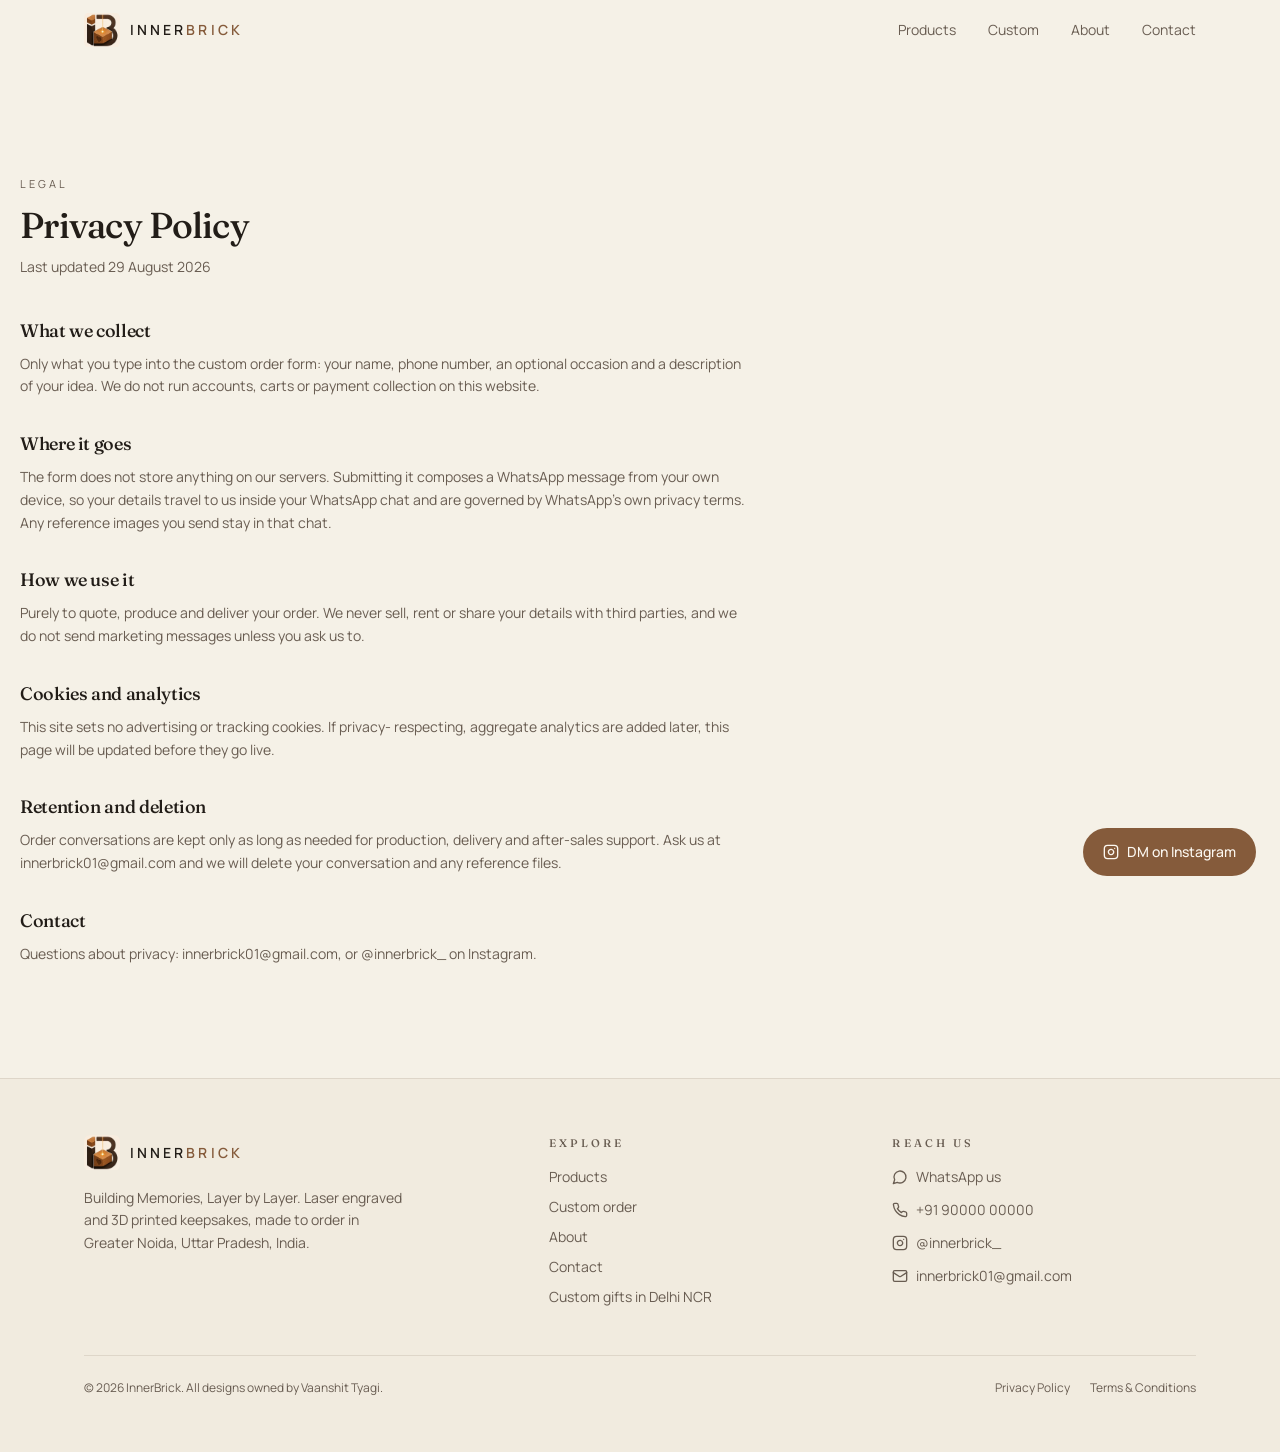
<file: privacy/index.html>
<!DOCTYPE html>
<html lang="en">
<head>
<meta charset="utf-8" />
<meta name="viewport" content="width=device-width, initial-scale=1" />
<title>Privacy Policy | InnerBrick</title>
<meta name="author" content="Vaanshit Tyagi" />
<meta name="theme-color" content="#F5F0E6" /><link rel="canonical" href="https://www.innerbrick.shop/privacy" />
<meta name="description" content="How InnerBrick collects, uses and protects the information you share when enquiring about a custom engraved or 3D printed order." />
<meta property="og:site_name" content="InnerBrick" />
<meta property="og:type" content="website" />
<meta property="og:title" content="Privacy Policy | InnerBrick" />
<meta property="og:description" content="How InnerBrick collects, uses and protects the information you share when enquiring about a custom engraved or 3D printed order." />
<meta name="twitter:card" content="summary_large_image" />
<link rel="icon" type="image/png" href="/favicon.png" />
<link rel="preconnect" href="https://fonts.googleapis.com" />
<link rel="preconnect" href="https://fonts.gstatic.com" crossorigin />
<link rel="stylesheet" href="https://fonts.googleapis.com/css2?family=Fraunces:opsz,wght@9..144,400;9..144,500;9..144,600&family=Manrope:wght@400;500;600;700&display=swap" />
<link rel="stylesheet" href="/assets/styles.css" />
<link rel="stylesheet" href="/assets/site.css" />
<script>document.documentElement.classList.add("js");</script>
<script type="application/ld+json">{"@context":"https://schema.org","@type":"Organization","name":"InnerBrick","slogan":"Building Memories, Layer by Layer","email":"innerbrick01@gmail.com","sameAs":["https://www.instagram.com/innerbrick_/"],"address":{"@type":"PostalAddress","addressLocality":"Greater Noida","addressRegion":"Uttar Pradesh","addressCountry":"IN"}}</script>
</head>
<body>
<header class="fixed inset-x-0 top-0 z-50 transition-colors duration-300 border-b border-transparent"><div class="mx-auto grid max-w-6xl grid-cols-[minmax(0,1fr)_auto] items-center gap-4 px-5 py-3 sm:flex sm:justify-between"><a href="/" class="flex min-w-0 items-center gap-2.5"><img src="/assets/img/innerbrick-mark.webp" alt="InnerBrick" width="36" height="36" class="h-9 w-9 shrink-0 rounded-md object-contain"/><span class="truncate text-sm font-semibold tracking-[0.22em] uppercase">Inner<span class="text-primary">brick</span></span></a><nav class="hidden items-center gap-8 sm:flex"><a href="/products" class="text-sm text-muted-foreground transition-colors hover:text-foreground">Products</a><a href="/custom" class="text-sm text-muted-foreground transition-colors hover:text-foreground">Custom</a><a href="/about" class="text-sm text-muted-foreground transition-colors hover:text-foreground">About</a><a href="/contact" class="text-sm text-muted-foreground transition-colors hover:text-foreground">Contact</a></nav><button type="button" aria-label="Open menu" aria-expanded="false" class="justify-self-end rounded-md p-2 text-foreground sm:hidden"><svg xmlns="http://www.w3.org/2000/svg" width="24" height="24" viewBox="0 0 24 24" fill="none" stroke="currentColor" stroke-width="2" stroke-linecap="round" stroke-linejoin="round" class="lucide lucide-menu h-5 w-5" aria-hidden="true"><path d="M4 5h16"></path><path d="M4 12h16"></path><path d="M4 19h16"></path></svg></button></div></header><main class="min-h-screen pt-16"><!--$--><section class="px-5 py-20 sm:py-28 max-w-3xl"><div class="mx-auto max-w-6xl"><p class="eyebrow">Legal</p><h1 class="mt-3 text-3xl sm:text-4xl">Privacy Policy</h1><p class="mt-3 text-sm text-muted-foreground">Last updated 29 August 2026</p><div class="mt-10 space-y-8 text-sm leading-relaxed text-muted-foreground"><section><h2 class="text-lg text-foreground">What we collect</h2><p class="mt-2">Only what you type into the custom order form: your name, phone number, an optional occasion and a description of your idea. We do not run accounts, carts or payment collection on this website.</p></section><section><h2 class="text-lg text-foreground">Where it goes</h2><p class="mt-2">The form does not store anything on our servers. Submitting it composes a WhatsApp message from your own device, so your details travel to us inside your WhatsApp chat and are governed by WhatsApp&#x27;s own privacy terms. Any reference images you send stay in that chat.</p></section><section><h2 class="text-lg text-foreground">How we use it</h2><p class="mt-2">Purely to quote, produce and deliver your order. We never sell, rent or share your details with third parties, and we do not send marketing messages unless you ask us to.</p></section><section><h2 class="text-lg text-foreground">Cookies and analytics</h2><p class="mt-2">This site sets no advertising or tracking cookies. If privacy- respecting, aggregate analytics are added later, this page will be updated before they go live.</p></section><section><h2 class="text-lg text-foreground">Retention and deletion</h2><p class="mt-2">Order conversations are kept only as long as needed for production, delivery and after-sales support. Ask us at <!-- -->innerbrick01@gmail.com<!-- --> and we will delete your conversation and any reference files.</p></section><section><h2 class="text-lg text-foreground">Contact</h2><p class="mt-2">Questions about privacy: <!-- -->innerbrick01@gmail.com<!-- -->, or <!-- -->@innerbrick_<!-- --> on Instagram.</p></section></div></div></section><!--/$--></main><footer class="border-t border-border bg-secondary/50"><div class="mx-auto max-w-6xl px-5 py-14"><div class="grid gap-10 md:grid-cols-[1.4fr_1fr_1fr]"><div><div class="flex items-center gap-2.5"><img src="/assets/img/innerbrick-mark.webp" alt="" width="36" height="36" loading="lazy" class="h-9 w-9 rounded-md object-contain"/><span class="text-sm font-semibold tracking-[0.22em] uppercase">Inner<span class="text-primary">brick</span></span></div><p class="mt-4 max-w-xs text-sm leading-relaxed text-muted-foreground">Building Memories, Layer by Layer<!-- -->. Laser engraved and 3D printed keepsakes, made to order in <!-- -->Greater Noida, Uttar Pradesh, India<!-- -->.</p></div><div><h3 class="eyebrow">Explore</h3><ul class="mt-4 space-y-2.5 text-sm text-muted-foreground"><li><a href="/products" class="hover:text-foreground">Products</a></li><li><a href="/custom" class="hover:text-foreground">Custom order</a></li><li><a href="/about" class="hover:text-foreground">About</a></li><li><a href="/contact" class="hover:text-foreground">Contact</a></li><li><a href="/custom-gifts-delhi-ncr" class="hover:text-foreground">Custom gifts in Delhi NCR</a></li></ul></div><div><h3 class="eyebrow">Reach us</h3><ul class="mt-4 space-y-2.5 text-sm text-muted-foreground"><li><a href="https://wa.me/919000000000" data-wa-link data-wa-text="Hi InnerBrick, I'd like a quote." class="inline-flex items-center gap-2 hover:text-foreground"><svg xmlns="http://www.w3.org/2000/svg" width="24" height="24" viewBox="0 0 24 24" fill="none" stroke="currentColor" stroke-width="2" stroke-linecap="round" stroke-linejoin="round" class="lucide lucide-message-circle h-4 w-4" aria-hidden="true"><path d="M7.9 20A9 9 0 1 0 4 16.1L2 22Z"></path></svg> WhatsApp us</a></li><li><a href="tel:+919000000000" data-tel-link class="inline-flex items-center gap-2 hover:text-foreground"><svg xmlns="http://www.w3.org/2000/svg" width="24" height="24" viewBox="0 0 24 24" fill="none" stroke="currentColor" stroke-width="2" stroke-linecap="round" stroke-linejoin="round" class="lucide lucide-phone h-4 w-4" aria-hidden="true"><path d="M22 16.92v3a2 2 0 0 1-2.18 2 19.79 19.79 0 0 1-8.63-3.07 19.5 19.5 0 0 1-6-6 19.79 19.79 0 0 1-3.07-8.67A2 2 0 0 1 4.11 2h3a2 2 0 0 1 2 1.72 12.84 12.84 0 0 0 .7 2.81 2 2 0 0 1-.45 2.11L8.09 9.91a16 16 0 0 0 6 6l1.27-1.27a2 2 0 0 1 2.11-.45 12.84 12.84 0 0 0 2.81.7A2 2 0 0 1 22 16.92z"></path></svg> <span data-phone-display>+91 90000 00000</span></a></li><li><a href="https://www.instagram.com/innerbrick_/" target="_blank" rel="noopener noreferrer" class="inline-flex items-center gap-2 hover:text-foreground"><svg xmlns="http://www.w3.org/2000/svg" width="24" height="24" viewBox="0 0 24 24" fill="none" stroke="currentColor" stroke-width="2" stroke-linecap="round" stroke-linejoin="round" class="lucide lucide-instagram h-4 w-4" aria-hidden="true"><rect width="20" height="20" x="2" y="2" rx="5" ry="5"></rect><path d="M16 11.37A4 4 0 1 1 12.63 8 4 4 0 0 1 16 11.37z"></path><line x1="17.5" x2="17.51" y1="6.5" y2="6.5"></line></svg> <!-- -->@innerbrick_</a></li><li><a href="mailto:innerbrick01@gmail.com" class="inline-flex items-center gap-2 hover:text-foreground"><svg xmlns="http://www.w3.org/2000/svg" width="24" height="24" viewBox="0 0 24 24" fill="none" stroke="currentColor" stroke-width="2" stroke-linecap="round" stroke-linejoin="round" class="lucide lucide-mail h-4 w-4" aria-hidden="true"><path d="m22 7-8.991 5.727a2 2 0 0 1-2.009 0L2 7"></path><rect x="2" y="4" width="20" height="16" rx="2"></rect></svg> <!-- -->innerbrick01@gmail.com</a></li></ul></div></div><div class="mt-12 flex flex-col gap-3 border-t border-border pt-6 text-xs text-muted-foreground sm:flex-row sm:items-center sm:justify-between"><p>© <!-- -->2026<!-- --> <!-- -->InnerBrick<!-- -->. All designs owned by<!-- --> <!-- -->Vaanshit Tyagi<!-- -->.</p><div class="flex gap-5"><a class="hover:text-foreground active" href="/privacy" data-status="active" aria-current="page">Privacy Policy</a><a href="/terms" class="hover:text-foreground">Terms &amp; Conditions</a></div></div></div></footer><a href="https://www.instagram.com/innerbrick_/" target="_blank" rel="noopener noreferrer" class="fixed inset-x-4 bottom-4 z-40 inline-flex items-center justify-center gap-2 rounded-full bg-primary px-5 py-3.5 text-sm font-medium text-primary-foreground shadow-lift transition-colors hover:bg-primary/90 sm:inset-x-auto sm:right-6 sm:bottom-6"><svg xmlns="http://www.w3.org/2000/svg" width="24" height="24" viewBox="0 0 24 24" fill="none" stroke="currentColor" stroke-width="2" stroke-linecap="round" stroke-linejoin="round" class="lucide lucide-instagram h-4 w-4" aria-hidden="true"><rect width="20" height="20" x="2" y="2" rx="5" ry="5"></rect><path d="M16 11.37A4 4 0 1 1 12.63 8 4 4 0 0 1 16 11.37z"></path><line x1="17.5" x2="17.51" y1="6.5" y2="6.5"></line></svg>DM on Instagram</a><section aria-label="Notifications alt+T" tabindex="-1" aria-live="polite" aria-relevant="additions text" aria-atomic="false"></section>
<div class="ib-cta-bar" role="complementary" aria-label="Quick enquiry"><a href="https://wa.me/919000000000" data-wa-link data-wa-text="Hi InnerBrick, I'd like a quote." class="ib-cta-bar__wa"><svg xmlns="http://www.w3.org/2000/svg" viewBox="0 0 24 24" fill="none" stroke="currentColor" stroke-width="2" stroke-linecap="round" stroke-linejoin="round" aria-hidden="true"><path d="M7.9 20A9 9 0 1 0 4 16.1L2 22Z"></path></svg>WhatsApp Quote</a><a href="tel:+919000000000" data-tel-link class="ib-cta-bar__call"><svg xmlns="http://www.w3.org/2000/svg" viewBox="0 0 24 24" fill="none" stroke="currentColor" stroke-width="2" stroke-linecap="round" stroke-linejoin="round" aria-hidden="true"><path d="M22 16.92v3a2 2 0 0 1-2.18 2 19.79 19.79 0 0 1-8.63-3.07 19.5 19.5 0 0 1-6-6 19.79 19.79 0 0 1-3.07-8.67A2 2 0 0 1 4.11 2h3a2 2 0 0 1 2 1.72 12.84 12.84 0 0 0 .7 2.81 2 2 0 0 1-.45 2.11L8.09 9.91a16 16 0 0 0 6 6l1.27-1.27a2 2 0 0 1 2.11-.45 12.84 12.84 0 0 0 2.81.7A2 2 0 0 1 22 16.92z"></path></svg>Call Now</a></div>
<script src="/assets/config.js" defer></script>
<script src="/assets/app.js" defer></script>
</body>
</html>
</file>
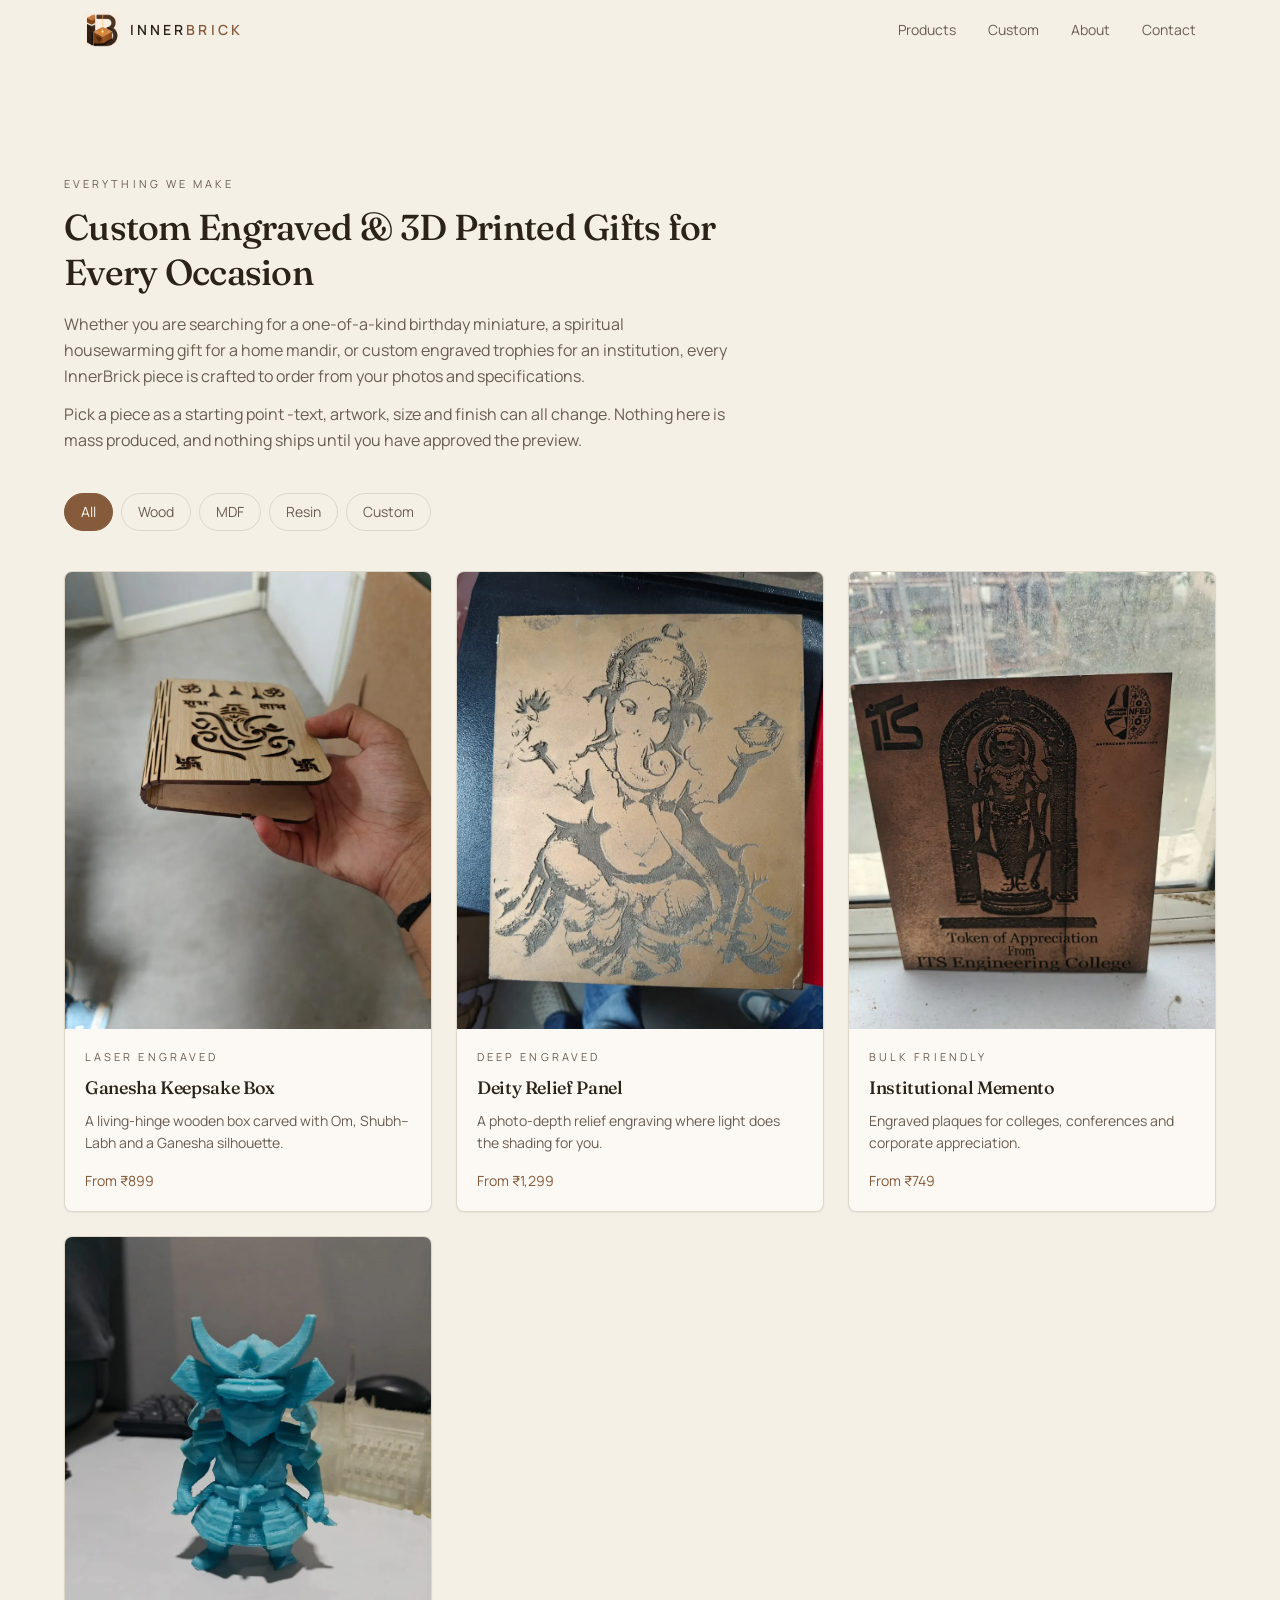
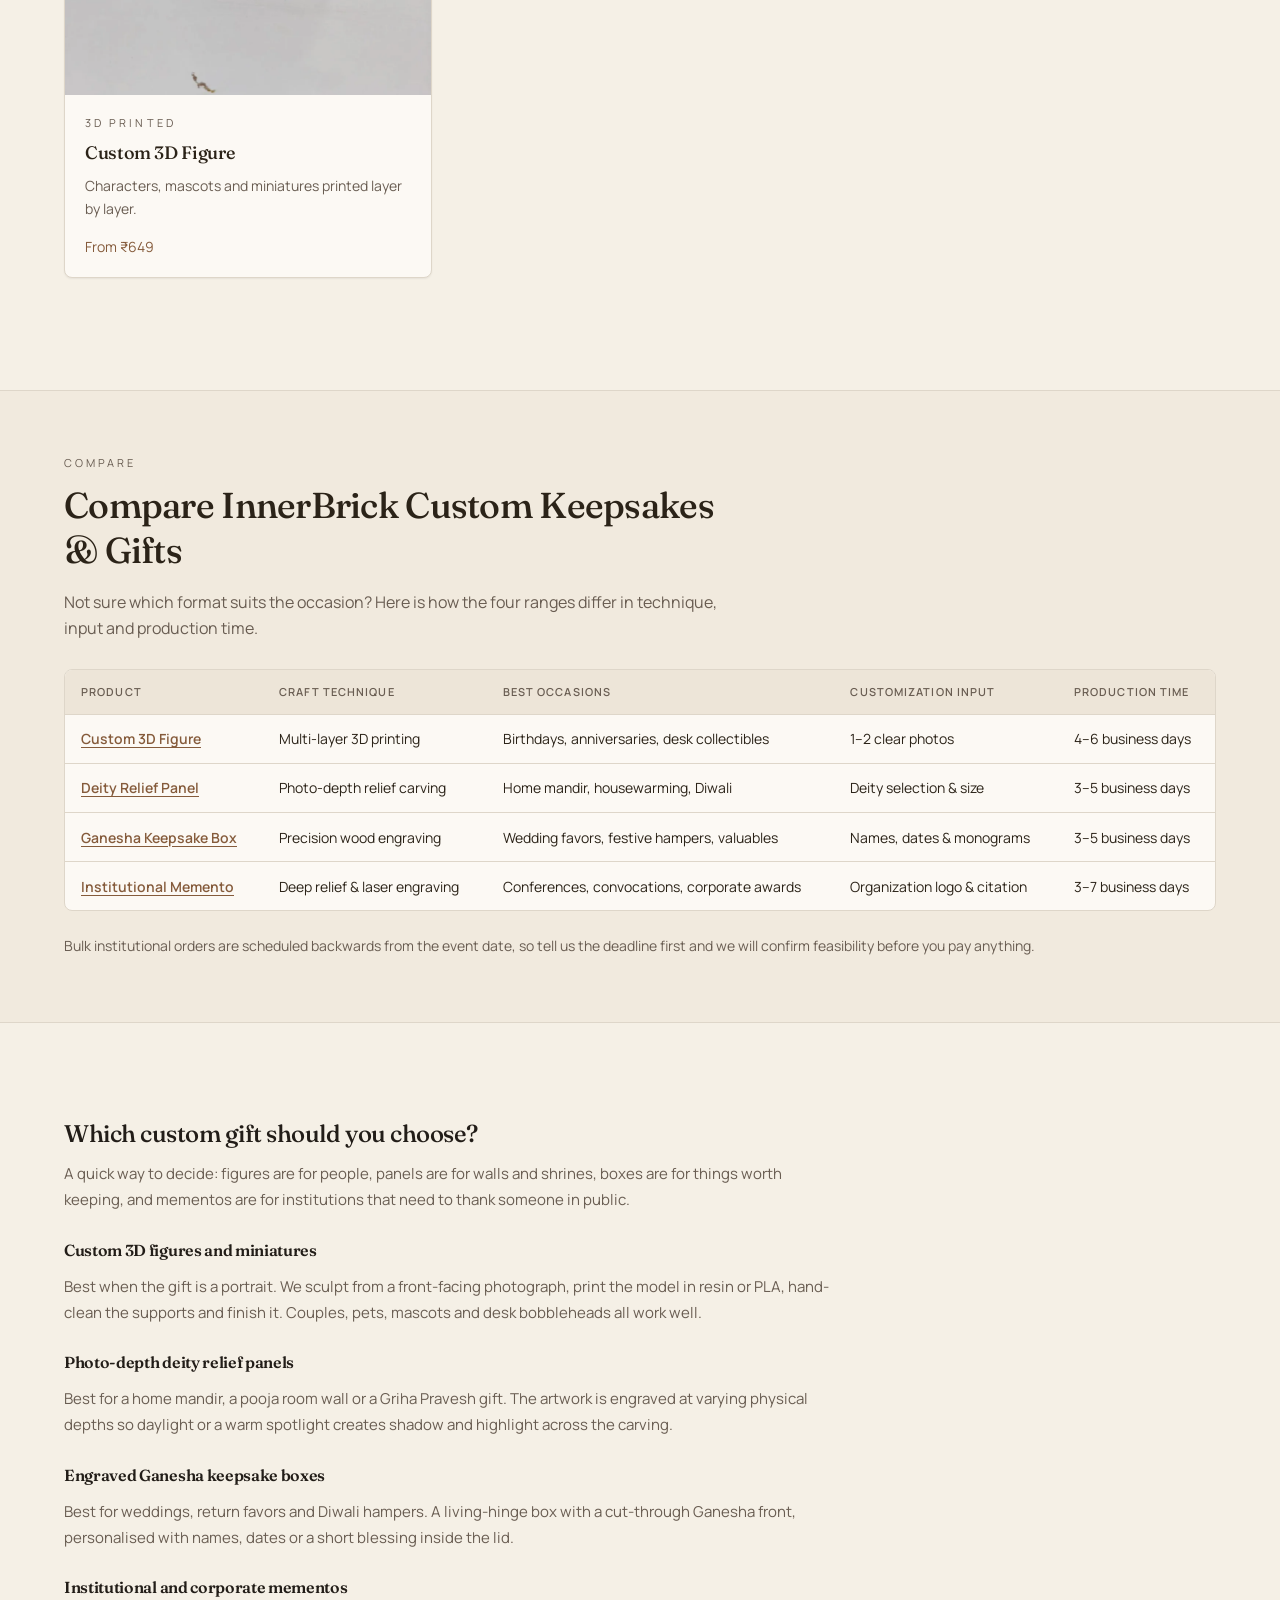
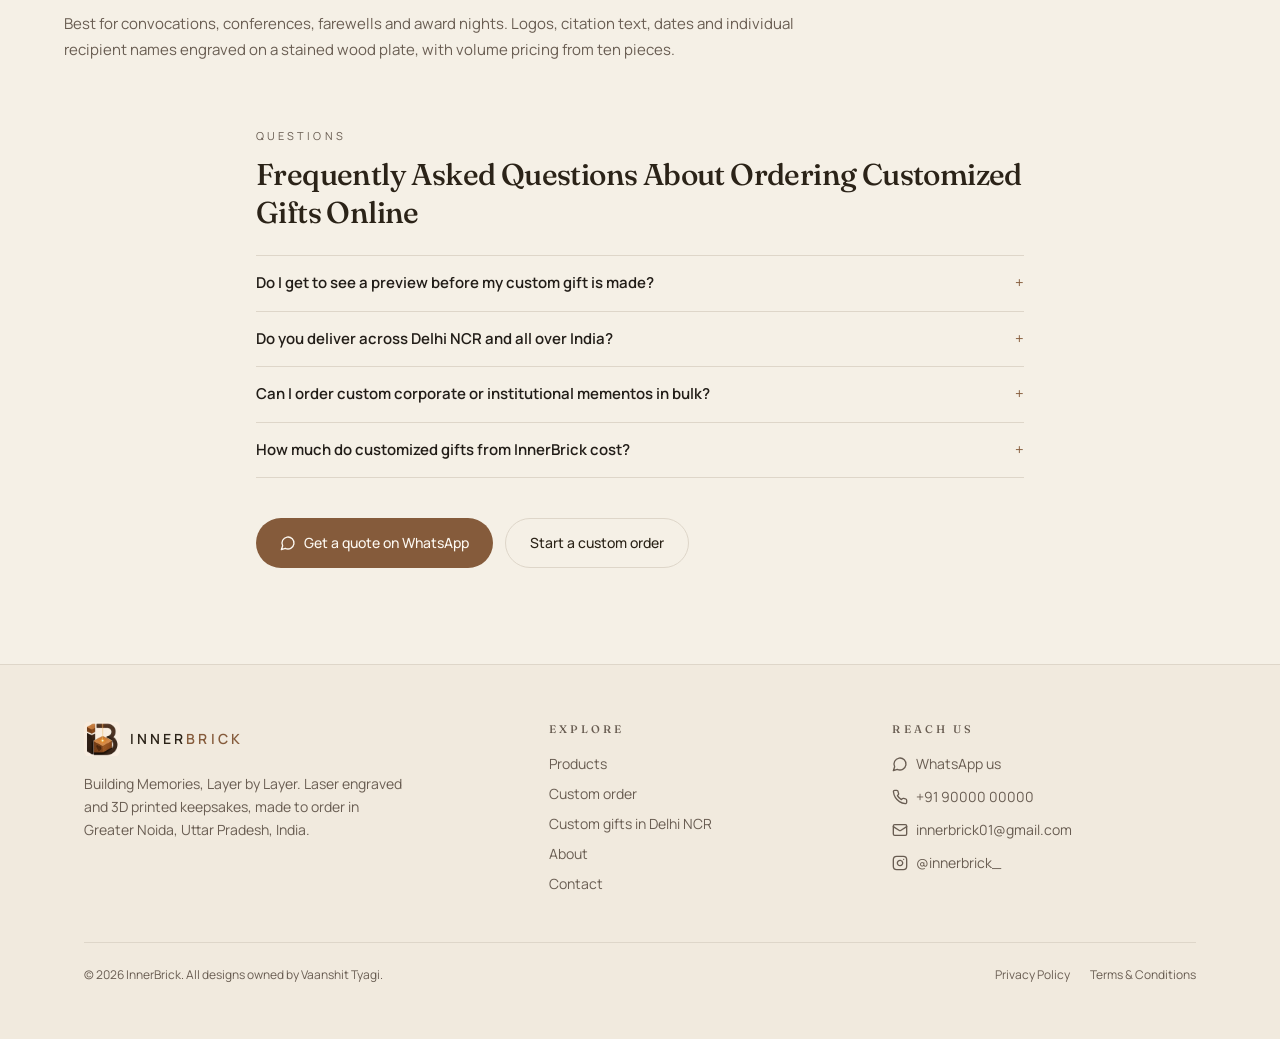
<file: products/index.html>
<!DOCTYPE html>
<html lang="en">
<head>
<meta charset="utf-8" />
<meta name="viewport" content="width=device-width, initial-scale=1" />
<title>Custom Engraved &amp; 3D Printed Gifts Online | InnerBrick Catalog</title>
<meta name="description" content="Browse customized gifts online: custom 3D figures from photos, wooden Deity Relief Panels, Ganesha keepsake boxes &amp; bulk institutional mementos. Request a quote!" />
<meta name="author" content="Vaanshit Tyagi" />
<meta name="theme-color" content="#F5F0E6" />
<link rel="canonical" href="https://www.innerbrick.shop/products" />
<meta property="og:site_name" content="InnerBrick" />
<meta property="og:type" content="website" />
<meta property="og:title" content="Custom Engraved &amp; 3D Printed Gifts Online | InnerBrick Catalog" />
<meta property="og:description" content="Custom 3D figures from photos, wooden Deity Relief Panels, Ganesha keepsake boxes and bulk institutional mementos, made to order in Delhi NCR." />
<meta property="og:url" content="https://www.innerbrick.shop/products" />
<meta name="twitter:card" content="summary_large_image" />
<link rel="icon" type="image/png" href="/favicon.png" />
<link rel="preconnect" href="https://fonts.googleapis.com" />
<link rel="preconnect" href="https://fonts.gstatic.com" crossorigin />
<link rel="preload" as="style" href="https://fonts.googleapis.com/css2?family=Fraunces:opsz,wght@9..144,400;9..144,500;9..144,600&family=Manrope:wght@400;500;600;700&display=swap" />
<link rel="stylesheet" href="https://fonts.googleapis.com/css2?family=Fraunces:opsz,wght@9..144,400;9..144,500;9..144,600&family=Manrope:wght@400;500;600;700&display=swap" media="print" onload="this.media='all'" />
<noscript><link rel="stylesheet" href="https://fonts.googleapis.com/css2?family=Fraunces:opsz,wght@9..144,400;9..144,500;9..144,600&family=Manrope:wght@400;500;600;700&display=swap" /></noscript>
<link rel="preload" as="style" href="/assets/styles.css" />
<link rel="stylesheet" href="/assets/styles.css" />
<link rel="stylesheet" href="/assets/site.css" />
<link rel="preload" as="image" href="/assets/img/ganesha-box.webp" type="image/webp" fetchpriority="high" />
<style>html{background:#f5f0e6;color-scheme:light}body{margin:0;background:#f5f0e6;color:#2b2318;font-family:"Manrope",ui-sans-serif,system-ui,sans-serif;-webkit-font-smoothing:antialiased}</style>
<script>document.documentElement.classList.add("js");</script>
<script type="application/ld+json">
{
  "@context": "https://schema.org",
  "@graph": [
    {
      "@type": "BreadcrumbList",
      "itemListElement": [
        { "@type": "ListItem", "position": 1, "name": "Home", "item": "https://www.innerbrick.shop/" },
        { "@type": "ListItem", "position": 2, "name": "Products", "item": "https://www.innerbrick.shop/products" }
      ]
    },
    {
      "@type": "ItemList",
      "name": "InnerBrick custom gifts catalogue",
      "itemListElement": [
        { "@type": "ListItem", "position": 1, "name": "Custom 3D Printed Figures & Miniatures", "url": "https://www.innerbrick.shop/products/custom-3d-figure" },
        { "@type": "ListItem", "position": 2, "name": "Photo-Depth Deity Relief Panels", "url": "https://www.innerbrick.shop/products/deity-relief-panel" },
        { "@type": "ListItem", "position": 3, "name": "Engraved Ganesha Keepsake Boxes", "url": "https://www.innerbrick.shop/products/ganesha-keepsake-box" },
        { "@type": "ListItem", "position": 4, "name": "Custom Institutional & Corporate Mementos", "url": "https://www.innerbrick.shop/products/institutional-memento" }
      ]
    },
    {
      "@type": "FAQPage",
      "mainEntity": [
        {
          "@type": "Question",
          "name": "Do I get to see a preview before my custom gift is made?",
          "acceptedAnswer": { "@type": "Answer", "text": "Yes. For every custom 3D figure, relief panel, and institutional memento, we share a digital 3D preview on WhatsApp for your approval before starting production." }
        },
        {
          "@type": "Question",
          "name": "Do you deliver across Delhi NCR and all over India?",
          "acceptedAnswer": { "@type": "Answer", "text": "Yes. We offer fast local delivery across Delhi, Noida, and Greater Noida, along with shock-proof tracked courier shipping across India." }
        },
        {
          "@type": "Question",
          "name": "Can I order custom corporate or institutional mementos in bulk?",
          "acceptedAnswer": { "@type": "Answer", "text": "Yes. We handle single bespoke commissions as well as bulk institutional orders with custom branding and individual recipient names." }
        },
        {
          "@type": "Question",
          "name": "How much do customized gifts from InnerBrick cost?",
          "acceptedAnswer": { "@type": "Answer", "text": "Custom 3D figures start at ₹649, institutional mementos at ₹749, Ganesha keepsake boxes at ₹899 and deity relief panels at ₹1,299. The final price depends on size, material, engraving and quantity, so send your photo or logo on WhatsApp for an exact quote." }
        }
      ]
    }
  ]
}
</script>
</head>
<body>
<header class="fixed inset-x-0 top-0 z-50 transition-colors duration-300 border-b border-transparent">
  <div class="mx-auto grid max-w-6xl grid-cols-[minmax(0,1fr)_auto] items-center gap-4 px-5 py-3 sm:flex sm:justify-between">
    <a href="/" class="flex min-w-0 items-center gap-2.5">
      <img src="/assets/img/innerbrick-mark.webp" alt="InnerBrick" width="36" height="36" class="h-9 w-9 shrink-0 rounded-md object-contain" />
      <span class="truncate text-sm font-semibold tracking-[0.22em] uppercase">Inner<span class="text-primary">brick</span></span>
    </a>
    <nav class="hidden items-center gap-8 sm:flex">
      <a class="text-sm text-muted-foreground transition-colors hover:text-foreground text-foreground" href="/products" data-status="active" aria-current="page">Products</a>
      <a href="/custom" class="text-sm text-muted-foreground transition-colors hover:text-foreground">Custom</a>
      <a href="/about" class="text-sm text-muted-foreground transition-colors hover:text-foreground">About</a>
      <a href="/contact" class="text-sm text-muted-foreground transition-colors hover:text-foreground">Contact</a>
    </nav>
    <button type="button" aria-label="Open menu" aria-expanded="false" class="justify-self-end rounded-md p-2 text-foreground sm:hidden">
      <svg xmlns="http://www.w3.org/2000/svg" width="24" height="24" viewBox="0 0 24 24" fill="none" stroke="currentColor" stroke-width="2" stroke-linecap="round" stroke-linejoin="round" class="lucide lucide-menu h-5 w-5" aria-hidden="true"><path d="M4 5h16"></path><path d="M4 12h16"></path><path d="M4 19h16"></path></svg>
    </button>
  </div>
</header>

<main class="min-h-screen pt-16">
  <section class="px-5 py-20 sm:py-28">
    <div class="mx-auto max-w-6xl">
      <div class="reveal max-w-2xl">
        <p class="eyebrow">Everything we make</p>
        <h1 class="mt-3 text-3xl leading-tight sm:text-4xl">Custom Engraved &amp; 3D Printed Gifts for Every Occasion</h1>
        <p class="mt-4 text-base leading-relaxed text-muted-foreground">Whether you are searching for a one-of-a-kind birthday miniature, a spiritual housewarming gift for a home mandir, or custom engraved trophies for an institution, every InnerBrick piece is crafted to order from your photos and specifications.</p>
        <p class="mt-3 text-base leading-relaxed text-muted-foreground">Pick a piece as a starting point -text, artwork, size and finish can all change. Nothing here is mass produced, and nothing ships until you have approved the preview.</p>
      </div>
      <div id="product-filter" class="mt-10 flex flex-wrap gap-2">
        <button type="button" aria-pressed="true" class="rounded-full border px-4 py-2 text-sm transition-colors border-primary bg-primary text-primary-foreground">All</button>
        <button type="button" aria-pressed="false" class="rounded-full border px-4 py-2 text-sm transition-colors border-border text-muted-foreground hover:bg-secondary">Wood</button>
        <button type="button" aria-pressed="false" class="rounded-full border px-4 py-2 text-sm transition-colors border-border text-muted-foreground hover:bg-secondary">MDF</button>
        <button type="button" aria-pressed="false" class="rounded-full border px-4 py-2 text-sm transition-colors border-border text-muted-foreground hover:bg-secondary">Resin</button>
        <button type="button" aria-pressed="false" class="rounded-full border px-4 py-2 text-sm transition-colors border-border text-muted-foreground hover:bg-secondary">Custom</button>
      </div>
      <div id="product-grid" class="mt-10 grid gap-6 sm:grid-cols-2 lg:grid-cols-3">
        <a href="/products/ganesha-keepsake-box" class="reveal group block overflow-hidden rounded-lg border border-border bg-card shadow-card transition-all duration-500 hover:-translate-y-1 hover:shadow-lift">
          <div class="aspect-[4/5] overflow-hidden bg-secondary">
            <img src="/assets/img/ganesha-box.webp" alt="Wooden keepsake box with a laser-cut Ganesha, Om and Shubh Labh engraving, held in hand" width="1000" height="1333" loading="eager" fetchpriority="high" decoding="async" class="h-full w-full object-cover transition-transform duration-700 group-hover:scale-[1.04]" />
          </div>
          <div class="p-5">
            <p class="eyebrow">Laser Engraved</p>
            <h2 class="mt-2 text-lg">Ganesha Keepsake Box</h2>
            <p class="mt-2 line-clamp-2 text-sm leading-relaxed text-muted-foreground">A living-hinge wooden box carved with Om, Shubh–Labh and a Ganesha silhouette.</p>
            <p class="mt-4 text-sm text-primary">From ₹899</p>
          </div>
        </a>
        <a href="/products/deity-relief-panel" class="reveal group block overflow-hidden rounded-lg border border-border bg-card shadow-card transition-all duration-500 hover:-translate-y-1 hover:shadow-lift">
          <div class="aspect-[4/5] overflow-hidden bg-secondary">
            <img src="/assets/img/ganesha-plaque.webp" alt="Deep laser engraved Ganesha relief panel on wood" width="850" height="1133" loading="eager" decoding="async" class="h-full w-full object-cover transition-transform duration-700 group-hover:scale-[1.04]" />
          </div>
          <div class="p-5">
            <p class="eyebrow">Deep Engraved</p>
            <h2 class="mt-2 text-lg">Deity Relief Panel</h2>
            <p class="mt-2 line-clamp-2 text-sm leading-relaxed text-muted-foreground">A photo-depth relief engraving where light does the shading for you.</p>
            <p class="mt-4 text-sm text-primary">From ₹1,299</p>
          </div>
        </a>
        <a href="/products/institutional-memento" class="reveal group block overflow-hidden rounded-lg border border-border bg-card shadow-card transition-all duration-500 hover:-translate-y-1 hover:shadow-lift">
          <div class="aspect-[4/5] overflow-hidden bg-secondary">
            <img src="/assets/img/memento.webp" alt="Engraved wooden appreciation memento for ITS Engineering College" width="900" height="1200" loading="eager" decoding="async" class="h-full w-full object-cover transition-transform duration-700 group-hover:scale-[1.04]" />
          </div>
          <div class="p-5">
            <p class="eyebrow">Bulk Friendly</p>
            <h2 class="mt-2 text-lg">Institutional Memento</h2>
            <p class="mt-2 line-clamp-2 text-sm leading-relaxed text-muted-foreground">Engraved plaques for colleges, conferences and corporate appreciation.</p>
            <p class="mt-4 text-sm text-primary">From ₹749</p>
          </div>
        </a>
        <a href="/products/custom-3d-figure" class="reveal group block overflow-hidden rounded-lg border border-border bg-card shadow-card transition-all duration-500 hover:-translate-y-1 hover:shadow-lift">
          <div class="aspect-[4/5] overflow-hidden bg-secondary">
            <img src="/assets/img/samurai-3d.webp" alt="Teal 3D printed samurai warrior figure standing on a desk" width="1000" height="1333" loading="lazy" decoding="async" class="h-full w-full object-cover transition-transform duration-700 group-hover:scale-[1.04]" />
          </div>
          <div class="p-5">
            <p class="eyebrow">3D Printed</p>
            <h2 class="mt-2 text-lg">Custom 3D Figure</h2>
            <p class="mt-2 line-clamp-2 text-sm leading-relaxed text-muted-foreground">Characters, mascots and miniatures printed layer by layer.</p>
            <p class="mt-4 text-sm text-primary">From ₹649</p>
          </div>
        </a>
      </div>
    </div>
  </section>

  <section class="border-y border-border bg-secondary/50 px-5 py-16 sm:py-20">
    <div class="mx-auto max-w-6xl">
      <div class="reveal max-w-2xl">
        <p class="eyebrow">Compare</p>
        <h2 class="mt-3 text-3xl leading-tight sm:text-4xl">Compare InnerBrick Custom Keepsakes &amp; Gifts</h2>
        <p class="mt-4 text-base leading-relaxed text-muted-foreground">Not sure which format suits the occasion? Here is how the four ranges differ in technique, input and production time.</p>
      </div>
      <div class="ib-table-wrap reveal">
        <table class="ib-table">
          <caption class="sr-only">Comparison of InnerBrick custom gifts by craft technique, occasion, customization input and production time</caption>
          <thead>
            <tr>
              <th scope="col">Product</th>
              <th scope="col">Craft Technique</th>
              <th scope="col">Best Occasions</th>
              <th scope="col">Customization Input</th>
              <th scope="col">Production Time</th>
            </tr>
          </thead>
          <tbody>
            <tr>
              <th scope="row"><a href="/products/custom-3d-figure">Custom 3D Figure</a></th>
              <td>Multi-layer 3D printing</td>
              <td>Birthdays, anniversaries, desk collectibles</td>
              <td>1–2 clear photos</td>
              <td>4–6 business days</td>
            </tr>
            <tr>
              <th scope="row"><a href="/products/deity-relief-panel">Deity Relief Panel</a></th>
              <td>Photo-depth relief carving</td>
              <td>Home mandir, housewarming, Diwali</td>
              <td>Deity selection &amp; size</td>
              <td>3–5 business days</td>
            </tr>
            <tr>
              <th scope="row"><a href="/products/ganesha-keepsake-box">Ganesha Keepsake Box</a></th>
              <td>Precision wood engraving</td>
              <td>Wedding favors, festive hampers, valuables</td>
              <td>Names, dates &amp; monograms</td>
              <td>3–5 business days</td>
            </tr>
            <tr>
              <th scope="row"><a href="/products/institutional-memento">Institutional Memento</a></th>
              <td>Deep relief &amp; laser engraving</td>
              <td>Conferences, convocations, corporate awards</td>
              <td>Organization logo &amp; citation</td>
              <td>3–7 business days</td>
            </tr>
          </tbody>
        </table>
      </div>
      <p class="mt-6 text-sm leading-relaxed text-muted-foreground">Bulk institutional orders are scheduled backwards from the event date, so tell us the deadline first and we will confirm feasibility before you pay anything.</p>
    </div>
  </section>

  <section class="px-5 py-16 sm:py-20">
    <div class="mx-auto max-w-6xl">
      <div class="ib-detail reveal max-w-3xl">
        <h2>Which custom gift should you choose?</h2>
        <p>A quick way to decide: figures are for people, panels are for walls and shrines, boxes are for things worth keeping, and mementos are for institutions that need to thank someone in public.</p>
        <h3>Custom 3D figures and miniatures</h3>
        <p>Best when the gift is a portrait. We sculpt from a front-facing photograph, print the model in resin or PLA, hand-clean the supports and finish it. Couples, pets, mascots and desk bobbleheads all work well.</p>
        <h3>Photo-depth deity relief panels</h3>
        <p>Best for a home mandir, a pooja room wall or a Griha Pravesh gift. The artwork is engraved at varying physical depths so daylight or a warm spotlight creates shadow and highlight across the carving.</p>
        <h3>Engraved Ganesha keepsake boxes</h3>
        <p>Best for weddings, return favors and Diwali hampers. A living-hinge box with a cut-through Ganesha front, personalised with names, dates or a short blessing inside the lid.</p>
        <h3>Institutional and corporate mementos</h3>
        <p>Best for convocations, conferences, farewells and award nights. Logos, citation text, dates and individual recipient names engraved on a stained wood plate, with volume pricing from ten pieces.</p>
      </div>
    </div>
  </section>

  <section class="px-5 pb-24">
    <div class="mx-auto max-w-3xl">
      <div class="reveal">
        <p class="eyebrow">Questions</p>
        <h2 class="mt-3 text-2xl leading-tight sm:text-3xl">Frequently Asked Questions About Ordering Customized Gifts Online</h2>
        <div class="ib-faq">
          <details>
            <summary>Do I get to see a preview before my custom gift is made?</summary>
            <p>Yes. For every custom 3D figure, relief panel, and institutional memento, we share a digital 3D preview on WhatsApp for your approval before starting production.</p>
          </details>
          <details>
            <summary>Do you deliver across Delhi NCR and all over India?</summary>
            <p>Yes. We offer fast local delivery across Delhi, Noida, and Greater Noida, along with shock-proof tracked courier shipping across India.</p>
          </details>
          <details>
            <summary>Can I order custom corporate or institutional mementos in bulk?</summary>
            <p>Yes. We handle single bespoke commissions as well as bulk institutional orders with custom branding and individual recipient names.</p>
          </details>
          <details>
            <summary>How much do customized gifts from InnerBrick cost?</summary>
            <p>Custom 3D figures start at ₹649, institutional mementos at ₹749, Ganesha keepsake boxes at ₹899 and deity relief panels at ₹1,299. The final price depends on size, material, engraving and quantity, so send your photo or logo on WhatsApp for an exact quote.</p>
          </details>
        </div>
        <div class="mt-10 flex flex-col gap-3 sm:flex-row">
          <a href="https://wa.me/919000000000" data-wa-link data-wa-text="Hi InnerBrick, I'd like a quote from your catalogue." class="inline-flex items-center justify-center gap-2 rounded-full bg-primary px-6 py-3.5 text-sm font-medium text-primary-foreground transition-all hover:bg-primary/90 hover:shadow-lift">
            <svg xmlns="http://www.w3.org/2000/svg" width="24" height="24" viewBox="0 0 24 24" fill="none" stroke="currentColor" stroke-width="2" stroke-linecap="round" stroke-linejoin="round" class="lucide lucide-message-circle h-4 w-4" aria-hidden="true"><path d="M7.9 20A9 9 0 1 0 4 16.1L2 22Z"></path></svg>
            Get a quote on WhatsApp
          </a>
          <a href="/custom" class="inline-flex items-center justify-center rounded-full border border-border px-6 py-3.5 text-sm font-medium transition-colors hover:bg-secondary">Start a custom order</a>
        </div>
      </div>
    </div>
  </section>
</main>

<footer class="border-t border-border bg-secondary/50">
  <div class="mx-auto max-w-6xl px-5 py-14">
    <div class="grid gap-10 md:grid-cols-[1.4fr_1fr_1fr]">
      <div>
        <div class="flex items-center gap-2.5">
          <img src="/assets/img/innerbrick-mark.webp" alt="" width="36" height="36" loading="lazy" decoding="async" class="h-9 w-9 rounded-md object-contain" />
          <span class="text-sm font-semibold tracking-[0.22em] uppercase">Inner<span class="text-primary">brick</span></span>
        </div>
        <p class="mt-4 max-w-xs text-sm leading-relaxed text-muted-foreground">Building Memories, Layer by Layer. Laser engraved and 3D printed keepsakes, made to order in Greater Noida, Uttar Pradesh, India.</p>
      </div>
      <div>
        <h3 class="eyebrow">Explore</h3>
        <ul class="mt-4 space-y-2.5 text-sm text-muted-foreground">
          <li><a class="hover:text-foreground active" href="/products" data-status="active" aria-current="page">Products</a></li>
          <li><a href="/custom" class="hover:text-foreground">Custom order</a></li>
          <li><a href="/custom-gifts-delhi-ncr" class="hover:text-foreground">Custom gifts in Delhi NCR</a></li>
          <li><a href="/about" class="hover:text-foreground">About</a></li>
          <li><a href="/contact" class="hover:text-foreground">Contact</a></li>
        </ul>
      </div>
      <div>
        <h3 class="eyebrow">Reach us</h3>
        <ul class="mt-4 space-y-2.5 text-sm text-muted-foreground">
          <li><a href="https://wa.me/919000000000" data-wa-link data-wa-text="Hi InnerBrick, I'd like a quote." class="inline-flex items-center gap-2 hover:text-foreground"><svg xmlns="http://www.w3.org/2000/svg" width="24" height="24" viewBox="0 0 24 24" fill="none" stroke="currentColor" stroke-width="2" stroke-linecap="round" stroke-linejoin="round" class="lucide lucide-message-circle h-4 w-4" aria-hidden="true"><path d="M7.9 20A9 9 0 1 0 4 16.1L2 22Z"></path></svg> WhatsApp us</a></li>
          <li><a href="tel:+919000000000" data-tel-link class="inline-flex items-center gap-2 hover:text-foreground"><svg xmlns="http://www.w3.org/2000/svg" width="24" height="24" viewBox="0 0 24 24" fill="none" stroke="currentColor" stroke-width="2" stroke-linecap="round" stroke-linejoin="round" class="lucide lucide-phone h-4 w-4" aria-hidden="true"><path d="M22 16.92v3a2 2 0 0 1-2.18 2 19.79 19.79 0 0 1-8.63-3.07 19.5 19.5 0 0 1-6-6 19.79 19.79 0 0 1-3.07-8.67A2 2 0 0 1 4.11 2h3a2 2 0 0 1 2 1.72 12.84 12.84 0 0 0 .7 2.81 2 2 0 0 1-.45 2.11L8.09 9.91a16 16 0 0 0 6 6l1.27-1.27a2 2 0 0 1 2.11-.45 12.84 12.84 0 0 0 2.81.7A2 2 0 0 1 22 16.92z"></path></svg> <span data-phone-display>+91 90000 00000</span></a></li>
          <li><a href="mailto:innerbrick01@gmail.com" class="inline-flex items-center gap-2 hover:text-foreground"><svg xmlns="http://www.w3.org/2000/svg" width="24" height="24" viewBox="0 0 24 24" fill="none" stroke="currentColor" stroke-width="2" stroke-linecap="round" stroke-linejoin="round" class="lucide lucide-mail h-4 w-4" aria-hidden="true"><path d="m22 7-8.991 5.727a2 2 0 0 1-2.009 0L2 7"></path><rect x="2" y="4" width="20" height="16" rx="2"></rect></svg> innerbrick01@gmail.com</a></li>
          <li><a href="https://www.instagram.com/innerbrick_/" target="_blank" rel="noopener noreferrer" class="inline-flex items-center gap-2 hover:text-foreground"><svg xmlns="http://www.w3.org/2000/svg" width="24" height="24" viewBox="0 0 24 24" fill="none" stroke="currentColor" stroke-width="2" stroke-linecap="round" stroke-linejoin="round" class="lucide lucide-instagram h-4 w-4" aria-hidden="true"><rect width="20" height="20" x="2" y="2" rx="5" ry="5"></rect><path d="M16 11.37A4 4 0 1 1 12.63 8 4 4 0 0 1 16 11.37z"></path><line x1="17.5" x2="17.51" y1="6.5" y2="6.5"></line></svg> @innerbrick_</a></li>
        </ul>
      </div>
    </div>
    <div class="mt-12 flex flex-col gap-3 border-t border-border pt-6 text-xs text-muted-foreground sm:flex-row sm:items-center sm:justify-between">
      <p>© 2026 InnerBrick. All designs owned by Vaanshit Tyagi.</p>
      <div class="flex gap-5">
        <a href="/privacy" class="hover:text-foreground">Privacy Policy</a>
        <a href="/terms" class="hover:text-foreground">Terms &amp; Conditions</a>
      </div>
    </div>
  </div>
</footer>

<div class="ib-cta-bar" role="complementary" aria-label="Quick enquiry">
  <a href="https://wa.me/919000000000" data-wa-link data-wa-text="Hi InnerBrick, I want a quote from your catalogue." class="ib-cta-bar__wa">
    <svg xmlns="http://www.w3.org/2000/svg" viewBox="0 0 24 24" fill="none" stroke="currentColor" stroke-width="2" stroke-linecap="round" stroke-linejoin="round" aria-hidden="true"><path d="M7.9 20A9 9 0 1 0 4 16.1L2 22Z"></path></svg>
    WhatsApp Quote
  </a>
  <a href="tel:+919000000000" data-tel-link class="ib-cta-bar__call">
    <svg xmlns="http://www.w3.org/2000/svg" viewBox="0 0 24 24" fill="none" stroke="currentColor" stroke-width="2" stroke-linecap="round" stroke-linejoin="round" aria-hidden="true"><path d="M22 16.92v3a2 2 0 0 1-2.18 2 19.79 19.79 0 0 1-8.63-3.07 19.5 19.5 0 0 1-6-6 19.79 19.79 0 0 1-3.07-8.67A2 2 0 0 1 4.11 2h3a2 2 0 0 1 2 1.72 12.84 12.84 0 0 0 .7 2.81 2 2 0 0 1-.45 2.11L8.09 9.91a16 16 0 0 0 6 6l1.27-1.27a2 2 0 0 1 2.11-.45 12.84 12.84 0 0 0 2.81.7A2 2 0 0 1 22 16.92z"></path></svg>
    Call Now
  </a>
</div>

<script src="/assets/config.js" defer></script>
<script src="/assets/app.js" defer></script>
</body>
</html>
</file>
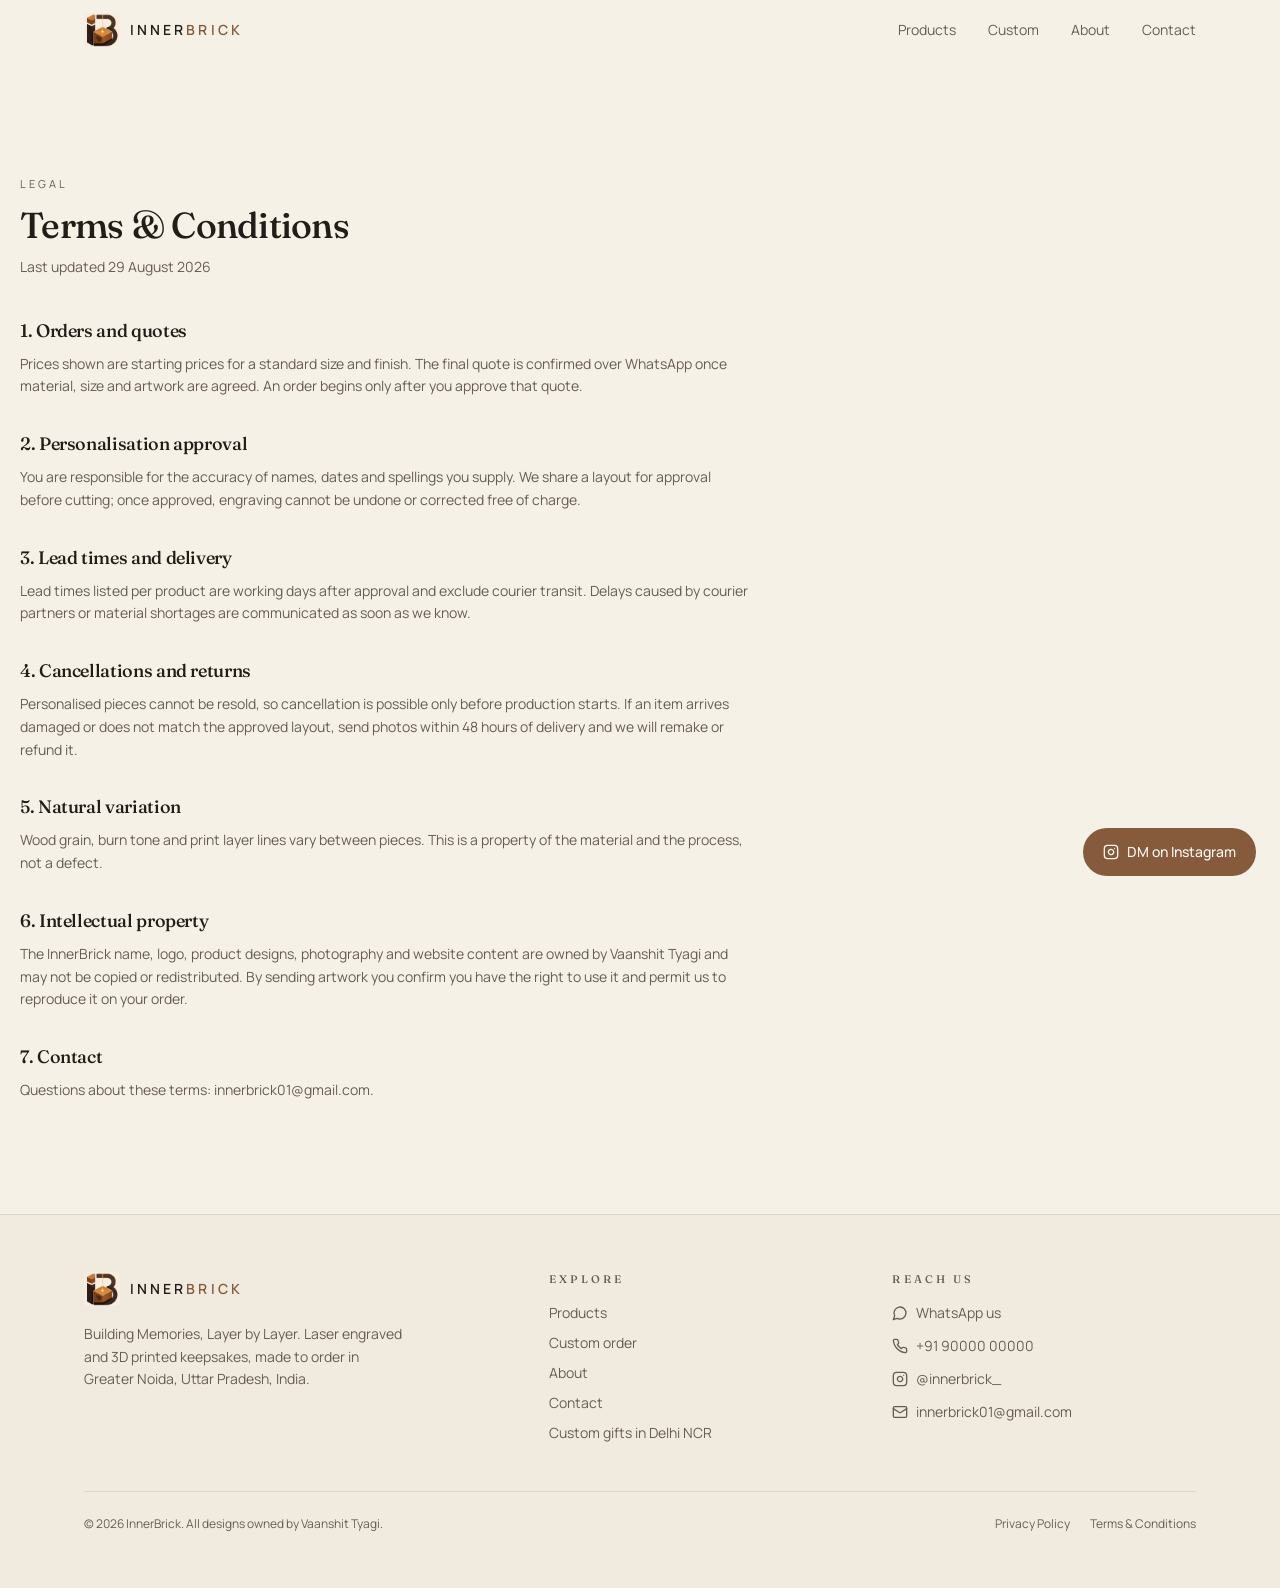
<file: terms/index.html>
<!DOCTYPE html>
<html lang="en">
<head>
<meta charset="utf-8" />
<meta name="viewport" content="width=device-width, initial-scale=1" />
<title>Terms &amp; Conditions | InnerBrick</title>
<meta name="author" content="Vaanshit Tyagi" />
<meta name="theme-color" content="#F5F0E6" /><link rel="canonical" href="https://www.innerbrick.shop/terms" />
<meta name="description" content="Order terms for InnerBrick custom engraved and 3D printed products: quotes, approvals, lead times, cancellations and intellectual property." />
<meta property="og:site_name" content="InnerBrick" />
<meta property="og:type" content="website" />
<meta property="og:title" content="Terms &amp; Conditions | InnerBrick" />
<meta property="og:description" content="Order terms for InnerBrick custom engraved and 3D printed products: quotes, approvals, lead times, cancellations and intellectual property." />
<meta name="twitter:card" content="summary_large_image" />
<link rel="icon" type="image/png" href="/favicon.png" />
<link rel="preconnect" href="https://fonts.googleapis.com" />
<link rel="preconnect" href="https://fonts.gstatic.com" crossorigin />
<link rel="stylesheet" href="https://fonts.googleapis.com/css2?family=Fraunces:opsz,wght@9..144,400;9..144,500;9..144,600&family=Manrope:wght@400;500;600;700&display=swap" />
<link rel="stylesheet" href="/assets/styles.css" />
<link rel="stylesheet" href="/assets/site.css" />
<script>document.documentElement.classList.add("js");</script>
<script type="application/ld+json">{"@context":"https://schema.org","@type":"Organization","name":"InnerBrick","slogan":"Building Memories, Layer by Layer","email":"innerbrick01@gmail.com","sameAs":["https://www.instagram.com/innerbrick_/"],"address":{"@type":"PostalAddress","addressLocality":"Greater Noida","addressRegion":"Uttar Pradesh","addressCountry":"IN"}}</script>
</head>
<body>
<header class="fixed inset-x-0 top-0 z-50 transition-colors duration-300 border-b border-transparent"><div class="mx-auto grid max-w-6xl grid-cols-[minmax(0,1fr)_auto] items-center gap-4 px-5 py-3 sm:flex sm:justify-between"><a href="/" class="flex min-w-0 items-center gap-2.5"><img src="/assets/img/innerbrick-mark.webp" alt="InnerBrick" width="36" height="36" class="h-9 w-9 shrink-0 rounded-md object-contain"/><span class="truncate text-sm font-semibold tracking-[0.22em] uppercase">Inner<span class="text-primary">brick</span></span></a><nav class="hidden items-center gap-8 sm:flex"><a href="/products" class="text-sm text-muted-foreground transition-colors hover:text-foreground">Products</a><a href="/custom" class="text-sm text-muted-foreground transition-colors hover:text-foreground">Custom</a><a href="/about" class="text-sm text-muted-foreground transition-colors hover:text-foreground">About</a><a href="/contact" class="text-sm text-muted-foreground transition-colors hover:text-foreground">Contact</a></nav><button type="button" aria-label="Open menu" aria-expanded="false" class="justify-self-end rounded-md p-2 text-foreground sm:hidden"><svg xmlns="http://www.w3.org/2000/svg" width="24" height="24" viewBox="0 0 24 24" fill="none" stroke="currentColor" stroke-width="2" stroke-linecap="round" stroke-linejoin="round" class="lucide lucide-menu h-5 w-5" aria-hidden="true"><path d="M4 5h16"></path><path d="M4 12h16"></path><path d="M4 19h16"></path></svg></button></div></header><main class="min-h-screen pt-16"><!--$--><section class="px-5 py-20 sm:py-28 max-w-3xl"><div class="mx-auto max-w-6xl"><p class="eyebrow">Legal</p><h1 class="mt-3 text-3xl sm:text-4xl">Terms &amp; Conditions</h1><p class="mt-3 text-sm text-muted-foreground">Last updated 29 August 2026</p><div class="mt-10 space-y-8 text-sm leading-relaxed text-muted-foreground"><section><h2 class="text-lg text-foreground">1. Orders and quotes</h2><p class="mt-2">Prices shown are starting prices for a standard size and finish. The final quote is confirmed over WhatsApp once material, size and artwork are agreed. An order begins only after you approve that quote.</p></section><section><h2 class="text-lg text-foreground">2. Personalisation approval</h2><p class="mt-2">You are responsible for the accuracy of names, dates and spellings you supply. We share a layout for approval before cutting; once approved, engraving cannot be undone or corrected free of charge.</p></section><section><h2 class="text-lg text-foreground">3. Lead times and delivery</h2><p class="mt-2">Lead times listed per product are working days after approval and exclude courier transit. Delays caused by courier partners or material shortages are communicated as soon as we know.</p></section><section><h2 class="text-lg text-foreground">4. Cancellations and returns</h2><p class="mt-2">Personalised pieces cannot be resold, so cancellation is possible only before production starts. If an item arrives damaged or does not match the approved layout, send photos within 48 hours of delivery and we will remake or refund it.</p></section><section><h2 class="text-lg text-foreground">5. Natural variation</h2><p class="mt-2">Wood grain, burn tone and print layer lines vary between pieces. This is a property of the material and the process, not a defect.</p></section><section><h2 class="text-lg text-foreground">6. Intellectual property</h2><p class="mt-2">The <!-- -->InnerBrick<!-- --> name, logo, product designs, photography and website content are owned by <!-- -->Vaanshit Tyagi<!-- --> and may not be copied or redistributed. By sending artwork you confirm you have the right to use it and permit us to reproduce it on your order.</p></section><section><h2 class="text-lg text-foreground">7. Contact</h2><p class="mt-2">Questions about these terms: <!-- -->innerbrick01@gmail.com<!-- -->.</p></section></div></div></section><!--/$--></main><footer class="border-t border-border bg-secondary/50"><div class="mx-auto max-w-6xl px-5 py-14"><div class="grid gap-10 md:grid-cols-[1.4fr_1fr_1fr]"><div><div class="flex items-center gap-2.5"><img src="/assets/img/innerbrick-mark.webp" alt="" width="36" height="36" loading="lazy" class="h-9 w-9 rounded-md object-contain"/><span class="text-sm font-semibold tracking-[0.22em] uppercase">Inner<span class="text-primary">brick</span></span></div><p class="mt-4 max-w-xs text-sm leading-relaxed text-muted-foreground">Building Memories, Layer by Layer<!-- -->. Laser engraved and 3D printed keepsakes, made to order in <!-- -->Greater Noida, Uttar Pradesh, India<!-- -->.</p></div><div><h3 class="eyebrow">Explore</h3><ul class="mt-4 space-y-2.5 text-sm text-muted-foreground"><li><a href="/products" class="hover:text-foreground">Products</a></li><li><a href="/custom" class="hover:text-foreground">Custom order</a></li><li><a href="/about" class="hover:text-foreground">About</a></li><li><a href="/contact" class="hover:text-foreground">Contact</a></li><li><a href="/custom-gifts-delhi-ncr" class="hover:text-foreground">Custom gifts in Delhi NCR</a></li></ul></div><div><h3 class="eyebrow">Reach us</h3><ul class="mt-4 space-y-2.5 text-sm text-muted-foreground"><li><a href="https://wa.me/919000000000" data-wa-link data-wa-text="Hi InnerBrick, I'd like a quote." class="inline-flex items-center gap-2 hover:text-foreground"><svg xmlns="http://www.w3.org/2000/svg" width="24" height="24" viewBox="0 0 24 24" fill="none" stroke="currentColor" stroke-width="2" stroke-linecap="round" stroke-linejoin="round" class="lucide lucide-message-circle h-4 w-4" aria-hidden="true"><path d="M7.9 20A9 9 0 1 0 4 16.1L2 22Z"></path></svg> WhatsApp us</a></li><li><a href="tel:+919000000000" data-tel-link class="inline-flex items-center gap-2 hover:text-foreground"><svg xmlns="http://www.w3.org/2000/svg" width="24" height="24" viewBox="0 0 24 24" fill="none" stroke="currentColor" stroke-width="2" stroke-linecap="round" stroke-linejoin="round" class="lucide lucide-phone h-4 w-4" aria-hidden="true"><path d="M22 16.92v3a2 2 0 0 1-2.18 2 19.79 19.79 0 0 1-8.63-3.07 19.5 19.5 0 0 1-6-6 19.79 19.79 0 0 1-3.07-8.67A2 2 0 0 1 4.11 2h3a2 2 0 0 1 2 1.72 12.84 12.84 0 0 0 .7 2.81 2 2 0 0 1-.45 2.11L8.09 9.91a16 16 0 0 0 6 6l1.27-1.27a2 2 0 0 1 2.11-.45 12.84 12.84 0 0 0 2.81.7A2 2 0 0 1 22 16.92z"></path></svg> <span data-phone-display>+91 90000 00000</span></a></li><li><a href="https://www.instagram.com/innerbrick_/" target="_blank" rel="noopener noreferrer" class="inline-flex items-center gap-2 hover:text-foreground"><svg xmlns="http://www.w3.org/2000/svg" width="24" height="24" viewBox="0 0 24 24" fill="none" stroke="currentColor" stroke-width="2" stroke-linecap="round" stroke-linejoin="round" class="lucide lucide-instagram h-4 w-4" aria-hidden="true"><rect width="20" height="20" x="2" y="2" rx="5" ry="5"></rect><path d="M16 11.37A4 4 0 1 1 12.63 8 4 4 0 0 1 16 11.37z"></path><line x1="17.5" x2="17.51" y1="6.5" y2="6.5"></line></svg> <!-- -->@innerbrick_</a></li><li><a href="mailto:innerbrick01@gmail.com" class="inline-flex items-center gap-2 hover:text-foreground"><svg xmlns="http://www.w3.org/2000/svg" width="24" height="24" viewBox="0 0 24 24" fill="none" stroke="currentColor" stroke-width="2" stroke-linecap="round" stroke-linejoin="round" class="lucide lucide-mail h-4 w-4" aria-hidden="true"><path d="m22 7-8.991 5.727a2 2 0 0 1-2.009 0L2 7"></path><rect x="2" y="4" width="20" height="16" rx="2"></rect></svg> <!-- -->innerbrick01@gmail.com</a></li></ul></div></div><div class="mt-12 flex flex-col gap-3 border-t border-border pt-6 text-xs text-muted-foreground sm:flex-row sm:items-center sm:justify-between"><p>© <!-- -->2026<!-- --> <!-- -->InnerBrick<!-- -->. All designs owned by<!-- --> <!-- -->Vaanshit Tyagi<!-- -->.</p><div class="flex gap-5"><a href="/privacy" class="hover:text-foreground">Privacy Policy</a><a class="hover:text-foreground active" href="/terms" data-status="active" aria-current="page">Terms &amp; Conditions</a></div></div></div></footer><a href="https://www.instagram.com/innerbrick_/" target="_blank" rel="noopener noreferrer" class="fixed inset-x-4 bottom-4 z-40 inline-flex items-center justify-center gap-2 rounded-full bg-primary px-5 py-3.5 text-sm font-medium text-primary-foreground shadow-lift transition-colors hover:bg-primary/90 sm:inset-x-auto sm:right-6 sm:bottom-6"><svg xmlns="http://www.w3.org/2000/svg" width="24" height="24" viewBox="0 0 24 24" fill="none" stroke="currentColor" stroke-width="2" stroke-linecap="round" stroke-linejoin="round" class="lucide lucide-instagram h-4 w-4" aria-hidden="true"><rect width="20" height="20" x="2" y="2" rx="5" ry="5"></rect><path d="M16 11.37A4 4 0 1 1 12.63 8 4 4 0 0 1 16 11.37z"></path><line x1="17.5" x2="17.51" y1="6.5" y2="6.5"></line></svg>DM on Instagram</a><section aria-label="Notifications alt+T" tabindex="-1" aria-live="polite" aria-relevant="additions text" aria-atomic="false"></section>
<div class="ib-cta-bar" role="complementary" aria-label="Quick enquiry"><a href="https://wa.me/919000000000" data-wa-link data-wa-text="Hi InnerBrick, I'd like a quote." class="ib-cta-bar__wa"><svg xmlns="http://www.w3.org/2000/svg" viewBox="0 0 24 24" fill="none" stroke="currentColor" stroke-width="2" stroke-linecap="round" stroke-linejoin="round" aria-hidden="true"><path d="M7.9 20A9 9 0 1 0 4 16.1L2 22Z"></path></svg>WhatsApp Quote</a><a href="tel:+919000000000" data-tel-link class="ib-cta-bar__call"><svg xmlns="http://www.w3.org/2000/svg" viewBox="0 0 24 24" fill="none" stroke="currentColor" stroke-width="2" stroke-linecap="round" stroke-linejoin="round" aria-hidden="true"><path d="M22 16.92v3a2 2 0 0 1-2.18 2 19.79 19.79 0 0 1-8.63-3.07 19.5 19.5 0 0 1-6-6 19.79 19.79 0 0 1-3.07-8.67A2 2 0 0 1 4.11 2h3a2 2 0 0 1 2 1.72 12.84 12.84 0 0 0 .7 2.81 2 2 0 0 1-.45 2.11L8.09 9.91a16 16 0 0 0 6 6l1.27-1.27a2 2 0 0 1 2.11-.45 12.84 12.84 0 0 0 2.81.7A2 2 0 0 1 22 16.92z"></path></svg>Call Now</a></div>
<script src="/assets/config.js" defer></script>
<script src="/assets/app.js" defer></script>
</body>
</html>
</file>
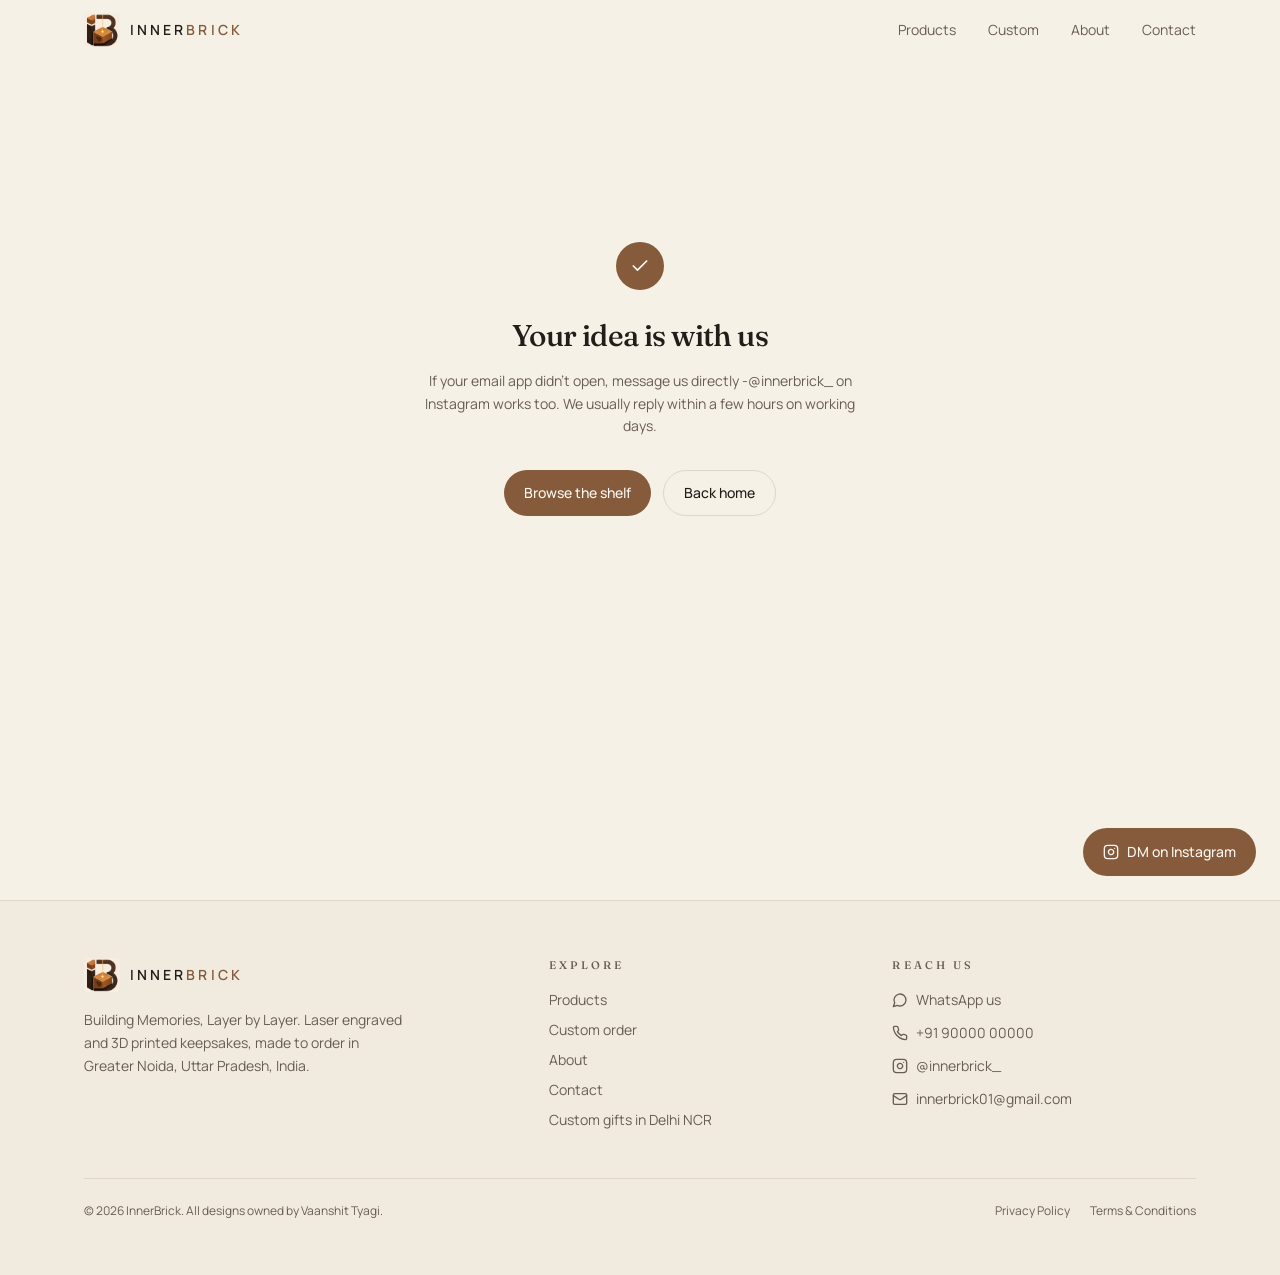
<file: thank-you/index.html>
<!DOCTYPE html>
<html lang="en">
<head>
<meta charset="utf-8" />
<meta name="viewport" content="width=device-width, initial-scale=1" />
<title>Thank You - We&#x27;ll Reply Shortly | InnerBrick</title>
<meta name="author" content="Vaanshit Tyagi" />
<meta name="theme-color" content="#F5F0E6" /><link rel="canonical" href="https://www.innerbrick.shop/thank-you" />
<meta name="description" content="Your custom order request reached InnerBrick. We reply by email with a sketch, a price and a timeline." />
<meta property="og:site_name" content="InnerBrick" />
<meta property="og:type" content="website" />
<meta property="og:title" content="Thank You -We&#x27;ll Reply Shortly | InnerBrick" />
<meta property="og:description" content="Your custom order request reached InnerBrick. We reply by email with a sketch, a price and a timeline." />
<meta name="twitter:card" content="summary_large_image" />
<link rel="icon" type="image/png" href="/favicon.png" />
<link rel="preconnect" href="https://fonts.googleapis.com" />
<link rel="preconnect" href="https://fonts.gstatic.com" crossorigin />
<link rel="stylesheet" href="https://fonts.googleapis.com/css2?family=Fraunces:opsz,wght@9..144,400;9..144,500;9..144,600&family=Manrope:wght@400;500;600;700&display=swap" />
<link rel="stylesheet" href="/assets/styles.css" />
<link rel="stylesheet" href="/assets/site.css" />
<script>document.documentElement.classList.add("js");</script>
<script type="application/ld+json">{"@context":"https://schema.org","@type":"Organization","name":"InnerBrick","slogan":"Building Memories, Layer by Layer","email":"innerbrick01@gmail.com","sameAs":["https://www.instagram.com/innerbrick_/"],"address":{"@type":"PostalAddress","addressLocality":"Greater Noida","addressRegion":"Uttar Pradesh","addressCountry":"IN"}}</script>
</head>
<body>
<header class="fixed inset-x-0 top-0 z-50 transition-colors duration-300 border-b border-transparent"><div class="mx-auto grid max-w-6xl grid-cols-[minmax(0,1fr)_auto] items-center gap-4 px-5 py-3 sm:flex sm:justify-between"><a href="/" class="flex min-w-0 items-center gap-2.5"><img src="/assets/img/innerbrick-mark.webp" alt="InnerBrick" width="36" height="36" class="h-9 w-9 shrink-0 rounded-md object-contain"/><span class="truncate text-sm font-semibold tracking-[0.22em] uppercase">Inner<span class="text-primary">brick</span></span></a><nav class="hidden items-center gap-8 sm:flex"><a href="/products" class="text-sm text-muted-foreground transition-colors hover:text-foreground">Products</a><a href="/custom" class="text-sm text-muted-foreground transition-colors hover:text-foreground">Custom</a><a href="/about" class="text-sm text-muted-foreground transition-colors hover:text-foreground">About</a><a href="/contact" class="text-sm text-muted-foreground transition-colors hover:text-foreground">Contact</a></nav><button type="button" aria-label="Open menu" aria-expanded="false" class="justify-self-end rounded-md p-2 text-foreground sm:hidden"><svg xmlns="http://www.w3.org/2000/svg" width="24" height="24" viewBox="0 0 24 24" fill="none" stroke="currentColor" stroke-width="2" stroke-linecap="round" stroke-linejoin="round" class="lucide lucide-menu h-5 w-5" aria-hidden="true"><path d="M4 5h16"></path><path d="M4 12h16"></path><path d="M4 19h16"></path></svg></button></div></header><main class="min-h-screen pt-16"><!--$--><div class="flex min-h-[70vh] items-center justify-center px-5 py-20"><div class="max-w-md text-center"><span class="mx-auto flex h-12 w-12 items-center justify-center rounded-full bg-primary text-primary-foreground"><svg xmlns="http://www.w3.org/2000/svg" width="24" height="24" viewBox="0 0 24 24" fill="none" stroke="currentColor" stroke-width="2" stroke-linecap="round" stroke-linejoin="round" class="lucide lucide-check h-5 w-5" aria-hidden="true"><path d="M20 6 9 17l-5-5"></path></svg></span><h1 class="mt-7 text-3xl">Your idea is with us</h1><p class="mt-4 text-sm leading-relaxed text-muted-foreground">If your email app didn&#x27;t open, message us directly -<!-- -->@innerbrick_<!-- --> <!-- -->on Instagram works too. We usually reply within a few hours on working days.</p><div class="mt-8 flex flex-wrap justify-center gap-3"><a href="/products" class="inline-flex items-center justify-center rounded-full bg-primary px-5 py-3 text-sm font-medium text-primary-foreground transition-colors hover:bg-primary/90">Browse the shelf</a><a href="/" class="inline-flex items-center justify-center rounded-full border border-border px-5 py-3 text-sm font-medium transition-colors hover:bg-secondary">Back home</a></div></div></div><!--/$--></main><footer class="border-t border-border bg-secondary/50"><div class="mx-auto max-w-6xl px-5 py-14"><div class="grid gap-10 md:grid-cols-[1.4fr_1fr_1fr]"><div><div class="flex items-center gap-2.5"><img src="/assets/img/innerbrick-mark.webp" alt="" width="36" height="36" loading="lazy" class="h-9 w-9 rounded-md object-contain"/><span class="text-sm font-semibold tracking-[0.22em] uppercase">Inner<span class="text-primary">brick</span></span></div><p class="mt-4 max-w-xs text-sm leading-relaxed text-muted-foreground">Building Memories, Layer by Layer<!-- -->. Laser engraved and 3D printed keepsakes, made to order in <!-- -->Greater Noida, Uttar Pradesh, India<!-- -->.</p></div><div><h3 class="eyebrow">Explore</h3><ul class="mt-4 space-y-2.5 text-sm text-muted-foreground"><li><a href="/products" class="hover:text-foreground">Products</a></li><li><a href="/custom" class="hover:text-foreground">Custom order</a></li><li><a href="/about" class="hover:text-foreground">About</a></li><li><a href="/contact" class="hover:text-foreground">Contact</a></li><li><a href="/custom-gifts-delhi-ncr" class="hover:text-foreground">Custom gifts in Delhi NCR</a></li></ul></div><div><h3 class="eyebrow">Reach us</h3><ul class="mt-4 space-y-2.5 text-sm text-muted-foreground"><li><a href="https://wa.me/919000000000" data-wa-link data-wa-text="Hi InnerBrick, I'd like a quote." class="inline-flex items-center gap-2 hover:text-foreground"><svg xmlns="http://www.w3.org/2000/svg" width="24" height="24" viewBox="0 0 24 24" fill="none" stroke="currentColor" stroke-width="2" stroke-linecap="round" stroke-linejoin="round" class="lucide lucide-message-circle h-4 w-4" aria-hidden="true"><path d="M7.9 20A9 9 0 1 0 4 16.1L2 22Z"></path></svg> WhatsApp us</a></li><li><a href="tel:+919000000000" data-tel-link class="inline-flex items-center gap-2 hover:text-foreground"><svg xmlns="http://www.w3.org/2000/svg" width="24" height="24" viewBox="0 0 24 24" fill="none" stroke="currentColor" stroke-width="2" stroke-linecap="round" stroke-linejoin="round" class="lucide lucide-phone h-4 w-4" aria-hidden="true"><path d="M22 16.92v3a2 2 0 0 1-2.18 2 19.79 19.79 0 0 1-8.63-3.07 19.5 19.5 0 0 1-6-6 19.79 19.79 0 0 1-3.07-8.67A2 2 0 0 1 4.11 2h3a2 2 0 0 1 2 1.72 12.84 12.84 0 0 0 .7 2.81 2 2 0 0 1-.45 2.11L8.09 9.91a16 16 0 0 0 6 6l1.27-1.27a2 2 0 0 1 2.11-.45 12.84 12.84 0 0 0 2.81.7A2 2 0 0 1 22 16.92z"></path></svg> <span data-phone-display>+91 90000 00000</span></a></li><li><a href="https://www.instagram.com/innerbrick_/" target="_blank" rel="noopener noreferrer" class="inline-flex items-center gap-2 hover:text-foreground"><svg xmlns="http://www.w3.org/2000/svg" width="24" height="24" viewBox="0 0 24 24" fill="none" stroke="currentColor" stroke-width="2" stroke-linecap="round" stroke-linejoin="round" class="lucide lucide-instagram h-4 w-4" aria-hidden="true"><rect width="20" height="20" x="2" y="2" rx="5" ry="5"></rect><path d="M16 11.37A4 4 0 1 1 12.63 8 4 4 0 0 1 16 11.37z"></path><line x1="17.5" x2="17.51" y1="6.5" y2="6.5"></line></svg> <!-- -->@innerbrick_</a></li><li><a href="mailto:innerbrick01@gmail.com" class="inline-flex items-center gap-2 hover:text-foreground"><svg xmlns="http://www.w3.org/2000/svg" width="24" height="24" viewBox="0 0 24 24" fill="none" stroke="currentColor" stroke-width="2" stroke-linecap="round" stroke-linejoin="round" class="lucide lucide-mail h-4 w-4" aria-hidden="true"><path d="m22 7-8.991 5.727a2 2 0 0 1-2.009 0L2 7"></path><rect x="2" y="4" width="20" height="16" rx="2"></rect></svg> <!-- -->innerbrick01@gmail.com</a></li></ul></div></div><div class="mt-12 flex flex-col gap-3 border-t border-border pt-6 text-xs text-muted-foreground sm:flex-row sm:items-center sm:justify-between"><p>© <!-- -->2026<!-- --> <!-- -->InnerBrick<!-- -->. All designs owned by<!-- --> <!-- -->Vaanshit Tyagi<!-- -->.</p><div class="flex gap-5"><a href="/privacy" class="hover:text-foreground">Privacy Policy</a><a href="/terms" class="hover:text-foreground">Terms &amp; Conditions</a></div></div></div></footer><a href="https://www.instagram.com/innerbrick_/" target="_blank" rel="noopener noreferrer" class="fixed inset-x-4 bottom-4 z-40 inline-flex items-center justify-center gap-2 rounded-full bg-primary px-5 py-3.5 text-sm font-medium text-primary-foreground shadow-lift transition-colors hover:bg-primary/90 sm:inset-x-auto sm:right-6 sm:bottom-6"><svg xmlns="http://www.w3.org/2000/svg" width="24" height="24" viewBox="0 0 24 24" fill="none" stroke="currentColor" stroke-width="2" stroke-linecap="round" stroke-linejoin="round" class="lucide lucide-instagram h-4 w-4" aria-hidden="true"><rect width="20" height="20" x="2" y="2" rx="5" ry="5"></rect><path d="M16 11.37A4 4 0 1 1 12.63 8 4 4 0 0 1 16 11.37z"></path><line x1="17.5" x2="17.51" y1="6.5" y2="6.5"></line></svg>DM on Instagram</a><section aria-label="Notifications alt+T" tabindex="-1" aria-live="polite" aria-relevant="additions text" aria-atomic="false"></section>
<div class="ib-cta-bar" role="complementary" aria-label="Quick enquiry"><a href="https://wa.me/919000000000" data-wa-link data-wa-text="Hi InnerBrick, I'd like a quote." class="ib-cta-bar__wa"><svg xmlns="http://www.w3.org/2000/svg" viewBox="0 0 24 24" fill="none" stroke="currentColor" stroke-width="2" stroke-linecap="round" stroke-linejoin="round" aria-hidden="true"><path d="M7.9 20A9 9 0 1 0 4 16.1L2 22Z"></path></svg>WhatsApp Quote</a><a href="tel:+919000000000" data-tel-link class="ib-cta-bar__call"><svg xmlns="http://www.w3.org/2000/svg" viewBox="0 0 24 24" fill="none" stroke="currentColor" stroke-width="2" stroke-linecap="round" stroke-linejoin="round" aria-hidden="true"><path d="M22 16.92v3a2 2 0 0 1-2.18 2 19.79 19.79 0 0 1-8.63-3.07 19.5 19.5 0 0 1-6-6 19.79 19.79 0 0 1-3.07-8.67A2 2 0 0 1 4.11 2h3a2 2 0 0 1 2 1.72 12.84 12.84 0 0 0 .7 2.81 2 2 0 0 1-.45 2.11L8.09 9.91a16 16 0 0 0 6 6l1.27-1.27a2 2 0 0 1 2.11-.45 12.84 12.84 0 0 0 2.81.7A2 2 0 0 1 22 16.92z"></path></svg>Call Now</a></div>
<script src="/assets/config.js" defer></script>
<script src="/assets/app.js" defer></script>
</body>
</html>
</file>
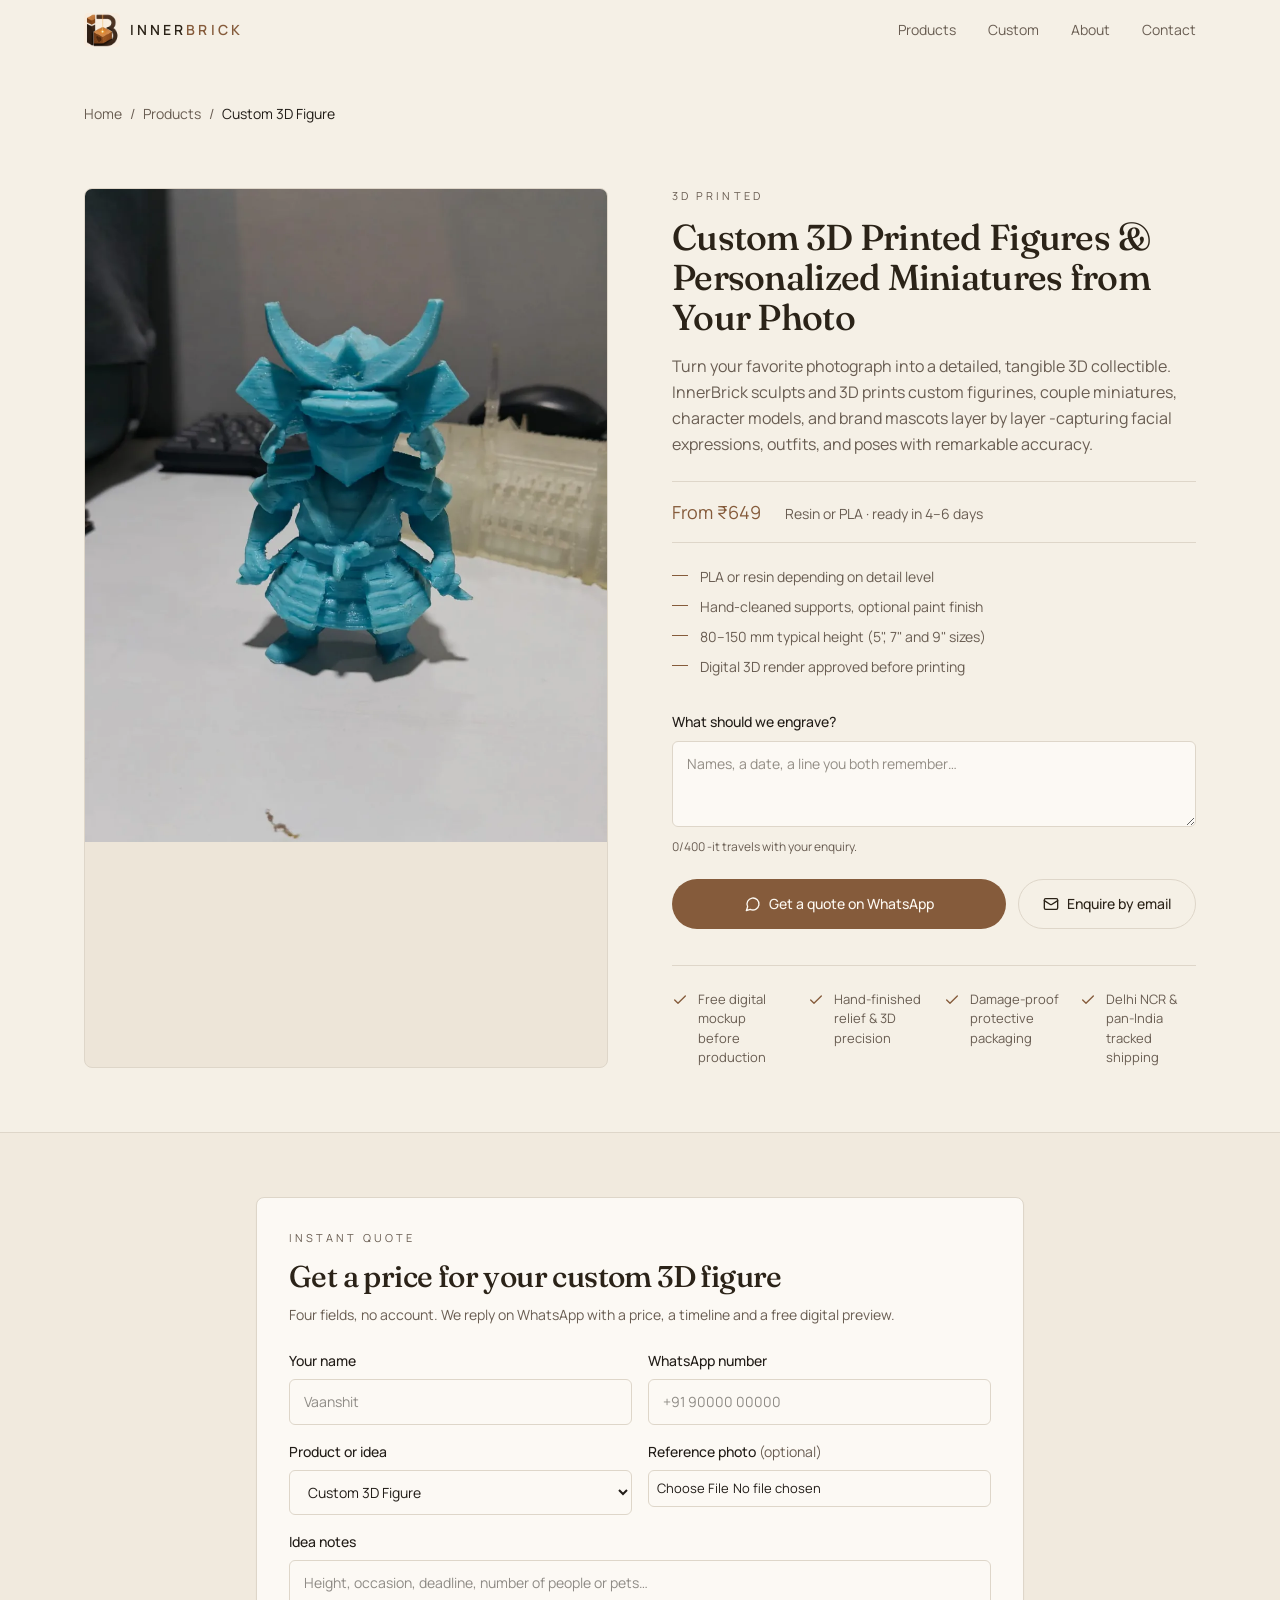
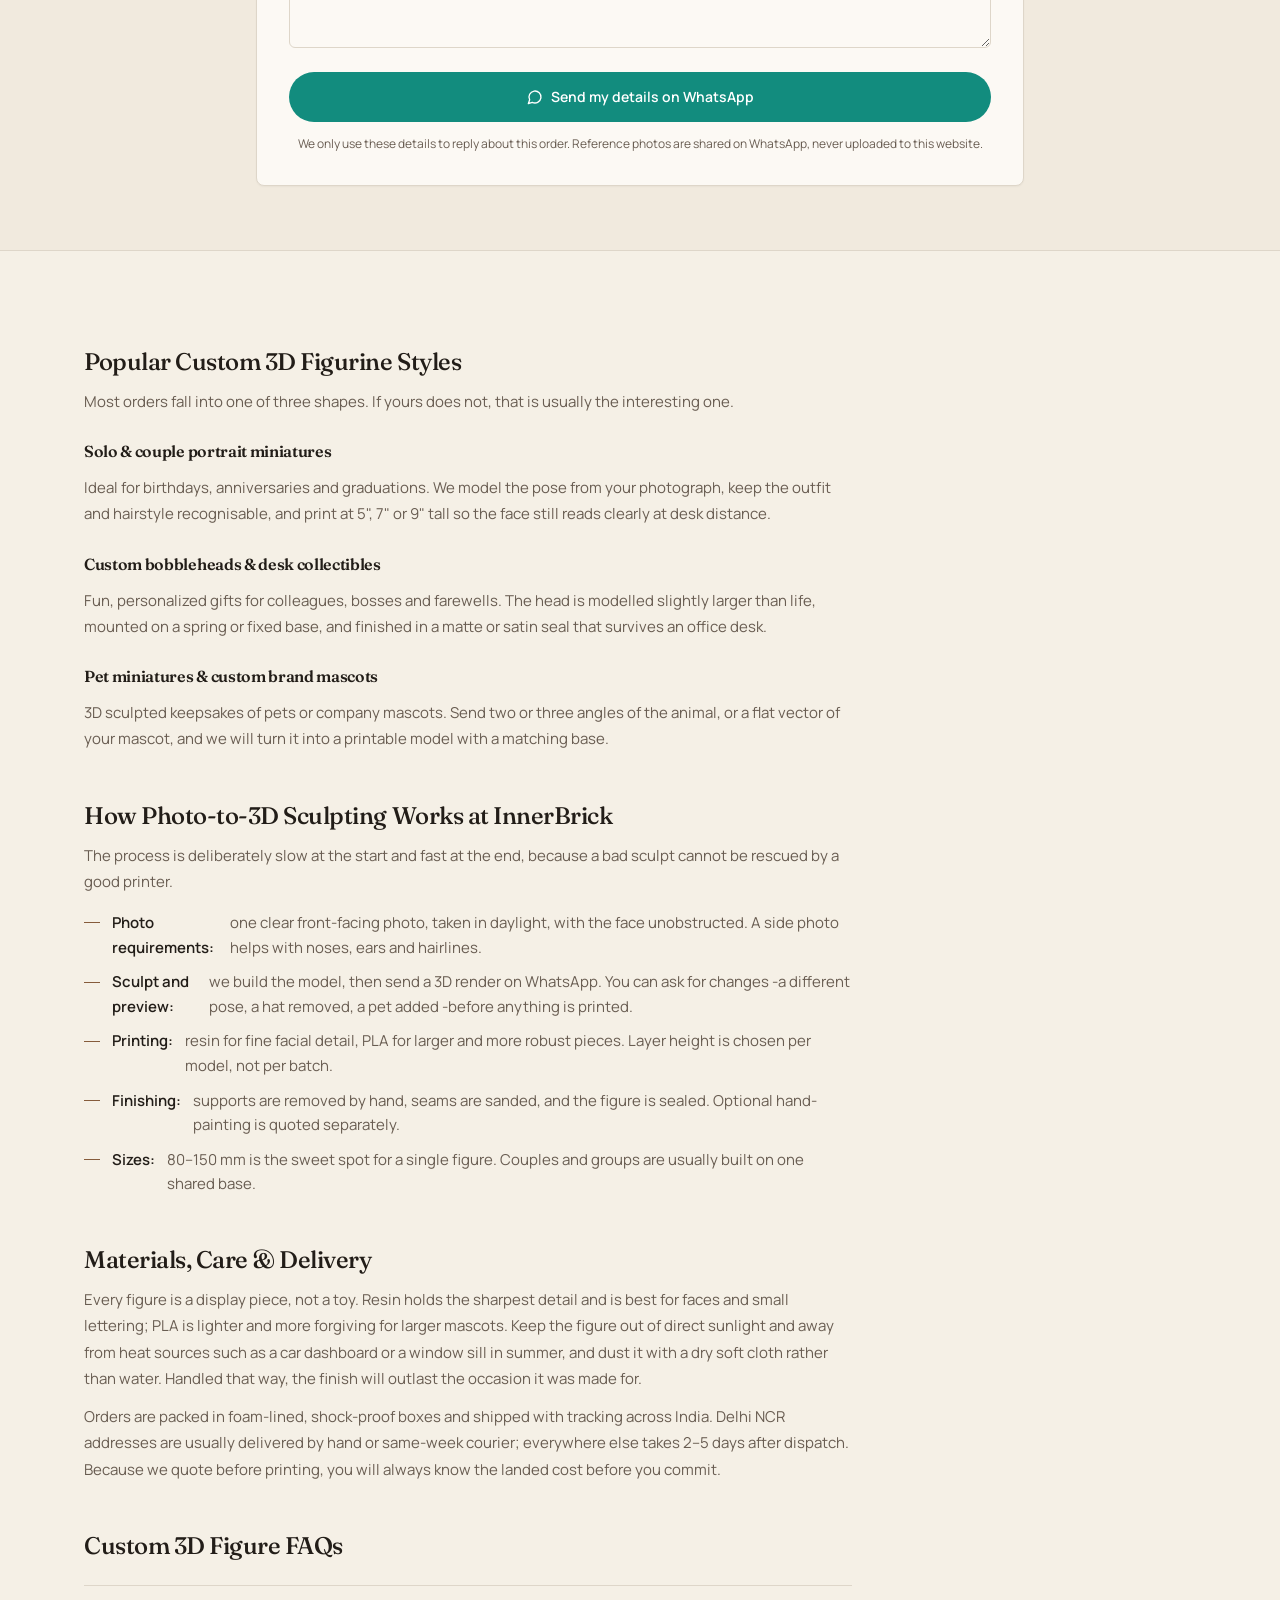
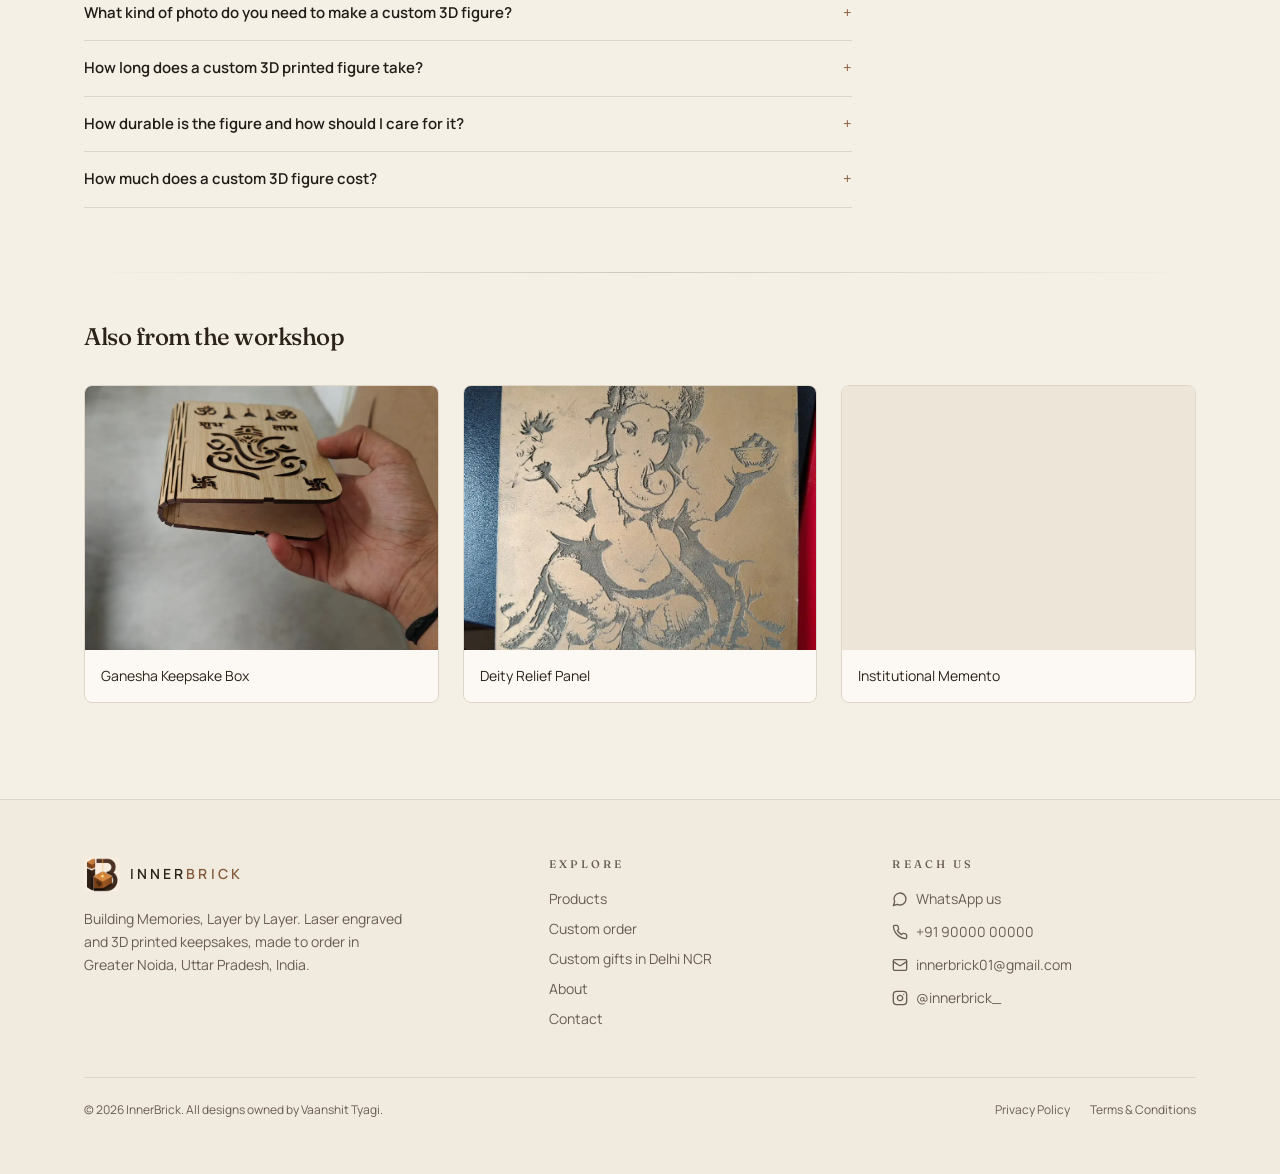
<file: products/custom-3d-figure/index.html>
<!DOCTYPE html>
<html lang="en">
<head>
<meta charset="utf-8" />
<meta name="viewport" content="width=device-width, initial-scale=1" />
<title>Custom 3D Printed Figures &amp; Miniatures from Photo | InnerBrick</title>
<meta name="description" content="Order custom 3D printed figures, bobbleheads &amp; personalized miniatures crafted layer by layer from your photos. Fast shipping across India. Get a quote!" />
<meta name="author" content="Vaanshit Tyagi" />
<meta name="theme-color" content="#F5F0E6" />
<link rel="canonical" href="https://www.innerbrick.shop/products/custom-3d-figure" />
<meta property="og:site_name" content="InnerBrick" />
<meta property="og:type" content="product" />
<meta property="og:title" content="Custom 3D Printed Figures &amp; Miniatures from Photo | InnerBrick" />
<meta property="og:description" content="Custom 3D printed figures, bobbleheads and personalized miniatures sculpted from your photos, printed layer by layer and shipped across India." />
<meta property="og:url" content="https://www.innerbrick.shop/products/custom-3d-figure" />
<meta name="twitter:card" content="summary_large_image" />
<link rel="icon" type="image/png" href="/favicon.png" />
<link rel="preconnect" href="https://fonts.googleapis.com" />
<link rel="preconnect" href="https://fonts.gstatic.com" crossorigin />
<link rel="preload" as="style" href="https://fonts.googleapis.com/css2?family=Fraunces:opsz,wght@9..144,400;9..144,500;9..144,600&family=Manrope:wght@400;500;600;700&display=swap" />
<link rel="stylesheet" href="https://fonts.googleapis.com/css2?family=Fraunces:opsz,wght@9..144,400;9..144,500;9..144,600&family=Manrope:wght@400;500;600;700&display=swap" media="print" onload="this.media='all'" />
<noscript><link rel="stylesheet" href="https://fonts.googleapis.com/css2?family=Fraunces:opsz,wght@9..144,400;9..144,500;9..144,600&family=Manrope:wght@400;500;600;700&display=swap" /></noscript>
<link rel="preload" as="style" href="/assets/styles.css" />
<link rel="stylesheet" href="/assets/styles.css" />
<link rel="stylesheet" href="/assets/site.css" />
<link rel="preload" as="image" href="/assets/img/samurai-3d.webp" type="image/webp" fetchpriority="high" />
<style>html{background:#f5f0e6;color-scheme:light}body{margin:0;background:#f5f0e6;color:#2b2318;font-family:"Manrope",ui-sans-serif,system-ui,sans-serif;-webkit-font-smoothing:antialiased}</style>
<script>document.documentElement.classList.add("js");</script>
<script type="application/ld+json">
{
  "@context": "https://schema.org",
  "@graph": [
    {
      "@type": "BreadcrumbList",
      "itemListElement": [
        { "@type": "ListItem", "position": 1, "name": "Home", "item": "https://www.innerbrick.shop/" },
        { "@type": "ListItem", "position": 2, "name": "Products", "item": "https://www.innerbrick.shop/products" },
        { "@type": "ListItem", "position": 3, "name": "Custom 3D Figure", "item": "https://www.innerbrick.shop/products/custom-3d-figure" }
      ]
    },
    {
      "@type": "Product",
      "name": "Custom 3D Printed Figure",
      "image": ["https://www.innerbrick.shop/assets/img/samurai-3d.webp"],
      "description": "A custom 3D printed figure or miniature sculpted from your photo, printed layer by layer in resin or PLA, hand-finished and shipped across India.",
      "brand": { "@type": "Brand", "name": "InnerBrick" },
      "category": "Custom 3D printed gifts",
      "url": "https://www.innerbrick.shop/products/custom-3d-figure",
      "offers": {
        "@type": "Offer",
        "url": "https://www.innerbrick.shop/products/custom-3d-figure",
        "priceCurrency": "INR",
        "price": "649",
        "priceValidUntil": "2027-03-31",
        "availability": "https://schema.org/InStock",
        "itemCondition": "https://schema.org/NewCondition",
        "seller": { "@type": "Organization", "name": "InnerBrick" }
      }
    },
    {
      "@type": "FAQPage",
      "mainEntity": [
        {
          "@type": "Question",
          "name": "What kind of photo do you need to make a custom 3D figure?",
          "acceptedAnswer": { "@type": "Answer", "text": "One clear, well-lit front-facing photo where the face is not covered by sunglasses, a mask or hair. A second side-profile photo helps with noses and hairlines, and group photos are fine as long as each face is sharp. Send the originals on WhatsApp rather than a screenshot." }
        },
        {
          "@type": "Question",
          "name": "How long does a custom 3D printed figure take?",
          "acceptedAnswer": { "@type": "Answer", "text": "Allow 4–6 business days for sculpting, your preview approval and printing, plus 2–5 days for tracked shipping. Delhi NCR deliveries usually arrive sooner. Tell us your deadline on WhatsApp and we will confirm whether a rush slot is available before you pay." }
        },
        {
          "@type": "Question",
          "name": "How durable is the figure and how should I care for it?",
          "acceptedAnswer": { "@type": "Answer", "text": "Figures are printed in resin or PLA, hand-cleaned, assembled and sealed. Dust with a dry soft cloth, keep them out of direct sunlight and away from heat, and treat them as a display piece rather than a toy for small children." }
        },
        {
          "@type": "Question",
          "name": "How much does a custom 3D figure cost?",
          "acceptedAnswer": { "@type": "Answer", "text": "Custom 3D figures start from ₹649. The final price depends on height, the number of figures, the amount of custom modelling and the finish you choose. We quote on WhatsApp before any printing begins, so you can approve the price along with the preview." }
        }
      ]
    }
  ]
}
</script>
</head>
<body>
<header class="fixed inset-x-0 top-0 z-50 transition-colors duration-300 border-b border-transparent">
  <div class="mx-auto grid max-w-6xl grid-cols-[minmax(0,1fr)_auto] items-center gap-4 px-5 py-3 sm:flex sm:justify-between">
    <a href="/" class="flex min-w-0 items-center gap-2.5">
      <img src="/assets/img/innerbrick-mark.webp" alt="InnerBrick" width="36" height="36" class="h-9 w-9 shrink-0 rounded-md object-contain" />
      <span class="truncate text-sm font-semibold tracking-[0.22em] uppercase">Inner<span class="text-primary">brick</span></span>
    </a>
    <nav class="hidden items-center gap-8 sm:flex">
      <a class="text-sm text-muted-foreground transition-colors hover:text-foreground text-foreground" href="/products" data-status="active" aria-current="page">Products</a>
      <a href="/custom" class="text-sm text-muted-foreground transition-colors hover:text-foreground">Custom</a>
      <a href="/about" class="text-sm text-muted-foreground transition-colors hover:text-foreground">About</a>
      <a href="/contact" class="text-sm text-muted-foreground transition-colors hover:text-foreground">Contact</a>
    </nav>
    <button type="button" aria-label="Open menu" aria-expanded="false" class="justify-self-end rounded-md p-2 text-foreground sm:hidden">
      <svg xmlns="http://www.w3.org/2000/svg" width="24" height="24" viewBox="0 0 24 24" fill="none" stroke="currentColor" stroke-width="2" stroke-linecap="round" stroke-linejoin="round" class="lucide lucide-menu h-5 w-5" aria-hidden="true"><path d="M4 5h16"></path><path d="M4 12h16"></path><path d="M4 19h16"></path></svg>
    </button>
  </div>
</header>

<main class="min-h-screen pt-16">
  <div class="mx-auto max-w-6xl px-5 pt-10">
    <nav aria-label="Breadcrumb" class="text-sm text-muted-foreground">
      <ol class="flex flex-wrap items-center gap-2">
        <li><a href="/" class="hover:text-foreground">Home</a></li>
        <li aria-hidden="true">/</li>
        <li><a href="/products" class="hover:text-foreground">Products</a></li>
        <li aria-hidden="true">/</li>
        <li><span aria-current="page" class="text-foreground">Custom 3D Figure</span></li>
      </ol>
    </nav>
  </div>

  <div class="mx-auto grid max-w-6xl gap-10 px-5 py-10 lg:grid-cols-2 lg:gap-16 lg:py-16">
    <div class="reveal overflow-hidden rounded-lg border border-border bg-secondary">
      <img src="/assets/img/samurai-3d.webp" alt="Teal 3D printed samurai warrior figure standing on a desk" width="1000" height="1333" loading="eager" fetchpriority="high" decoding="async" class="aspect-[4/5] w-full object-cover" />
    </div>
    <div class="reveal">
      <p class="eyebrow">3D Printed</p>
      <h1 class="mt-3 text-3xl sm:text-4xl">Custom 3D Printed Figures &amp; Personalized Miniatures from Your Photo</h1>
      <p class="mt-4 text-base leading-relaxed text-muted-foreground">Turn your favorite photograph into a detailed, tangible 3D collectible. InnerBrick sculpts and 3D prints custom figurines, couple miniatures, character models, and brand mascots layer by layer -capturing facial expressions, outfits, and poses with remarkable accuracy.</p>
      <div class="mt-6 flex flex-wrap items-baseline gap-x-6 gap-y-2 border-y border-border py-4">
        <p class="text-lg text-primary">From ₹649</p>
        <p class="text-sm text-muted-foreground">Resin or PLA · ready in 4–6 days</p>
      </div>
      <ul class="mt-6 space-y-2.5 text-sm text-muted-foreground">
        <li class="flex gap-3"><span aria-hidden="true" class="mt-2 h-px w-4 shrink-0 bg-primary"></span>PLA or resin depending on detail level</li>
        <li class="flex gap-3"><span aria-hidden="true" class="mt-2 h-px w-4 shrink-0 bg-primary"></span>Hand-cleaned supports, optional paint finish</li>
        <li class="flex gap-3"><span aria-hidden="true" class="mt-2 h-px w-4 shrink-0 bg-primary"></span>80–150 mm typical height (5", 7" and 9" sizes)</li>
        <li class="flex gap-3"><span aria-hidden="true" class="mt-2 h-px w-4 shrink-0 bg-primary"></span>Digital 3D render approved before printing</li>
      </ul>
      <div class="mt-8">
        <label for="engraving" class="text-sm font-medium text-foreground">What should we engrave?</label>
        <textarea id="engraving" maxlength="400" rows="3" placeholder="Names, a date, a line you both remember…" class="mt-2 w-full rounded-md border border-input bg-card px-3.5 py-3 text-sm outline-none focus:border-primary focus:ring-2 focus:ring-ring/25"></textarea>
        <p class="mt-1.5 text-xs text-muted-foreground">0/400 -it travels with your enquiry.</p>
      </div>
      <div class="mt-6 flex flex-col gap-3 sm:flex-row">
        <a href="https://wa.me/919000000000" data-wa-link data-wa-text="Hi InnerBrick, I want a quote for a custom 3D figure from a photo." class="inline-flex flex-1 items-center justify-center gap-2 rounded-full bg-primary px-6 py-3.5 text-sm font-medium text-primary-foreground transition-all hover:bg-primary/90 hover:shadow-lift">
          <svg xmlns="http://www.w3.org/2000/svg" width="24" height="24" viewBox="0 0 24 24" fill="none" stroke="currentColor" stroke-width="2" stroke-linecap="round" stroke-linejoin="round" class="lucide lucide-message-circle h-4 w-4" aria-hidden="true"><path d="M7.9 20A9 9 0 1 0 4 16.1L2 22Z"></path></svg>
          Get a quote on WhatsApp
        </a>
        <a href="mailto:innerbrick01@gmail.com?subject=Enquiry%20about%20Custom%203D%20Figure&amp;body=Hi%20InnerBrick%2C%0A%0AI'd%20like%20to%20know%20more%20about%20the%20Custom%203D%20Figure.%0A%0APlease%20share%20a%20sketch%2C%20price%20and%20timeline." class="inline-flex items-center justify-center gap-2 rounded-full border border-border px-6 py-3.5 text-sm font-medium transition-colors hover:bg-secondary">
          <svg xmlns="http://www.w3.org/2000/svg" width="24" height="24" viewBox="0 0 24 24" fill="none" stroke="currentColor" stroke-width="2" stroke-linecap="round" stroke-linejoin="round" class="lucide lucide-mail h-4 w-4" aria-hidden="true"><path d="m22 7-8.991 5.727a2 2 0 0 1-2.009 0L2 7"></path><rect x="2" y="4" width="20" height="16" rx="2"></rect></svg>
          Enquire by email
        </a>
      </div>
      <ul class="ib-trust">
        <li class="ib-trust__item"><svg xmlns="http://www.w3.org/2000/svg" viewBox="0 0 24 24" fill="none" stroke="currentColor" stroke-width="2" stroke-linecap="round" stroke-linejoin="round" aria-hidden="true"><path d="M20 6 9 17l-5-5"></path></svg>Free digital mockup before production</li>
        <li class="ib-trust__item"><svg xmlns="http://www.w3.org/2000/svg" viewBox="0 0 24 24" fill="none" stroke="currentColor" stroke-width="2" stroke-linecap="round" stroke-linejoin="round" aria-hidden="true"><path d="M20 6 9 17l-5-5"></path></svg>Hand-finished relief &amp; 3D precision</li>
        <li class="ib-trust__item"><svg xmlns="http://www.w3.org/2000/svg" viewBox="0 0 24 24" fill="none" stroke="currentColor" stroke-width="2" stroke-linecap="round" stroke-linejoin="round" aria-hidden="true"><path d="M20 6 9 17l-5-5"></path></svg>Damage-proof protective packaging</li>
        <li class="ib-trust__item"><svg xmlns="http://www.w3.org/2000/svg" viewBox="0 0 24 24" fill="none" stroke="currentColor" stroke-width="2" stroke-linecap="round" stroke-linejoin="round" aria-hidden="true"><path d="M20 6 9 17l-5-5"></path></svg>Delhi NCR &amp; pan-India tracked shipping</li>
      </ul>
    </div>
  </div>

  <section id="quote" class="border-y border-border bg-secondary/50 px-5 py-16 sm:py-20">
    <div class="mx-auto max-w-3xl">
      <form class="ib-quote reveal" data-quote-form novalidate>
        <p class="eyebrow">Instant quote</p>
        <h2 class="mt-3 text-2xl leading-tight sm:text-3xl">Get a price for your custom 3D figure</h2>
        <p class="mt-2 text-sm leading-relaxed text-muted-foreground">Four fields, no account. We reply on WhatsApp with a price, a timeline and a free digital preview.</p>
        <div class="ib-quote__grid">
          <div class="ib-field">
            <label for="q-name">Your name</label>
            <input id="q-name" name="name" maxlength="80" autocomplete="name" placeholder="Vaanshit" />
          </div>
          <div class="ib-field">
            <label for="q-phone">WhatsApp number</label>
            <input id="q-phone" name="phone" inputmode="tel" maxlength="16" autocomplete="tel" placeholder="+91 90000 00000" />
          </div>
          <div class="ib-field">
            <label for="q-product">Product or idea</label>
            <select id="q-product" name="product">
              <option selected>Custom 3D Figure</option>
              <option>Deity Relief Panel</option>
              <option>Ganesha Keepsake Box</option>
              <option>Institutional Memento / bulk order</option>
              <option>Something else</option>
            </select>
          </div>
          <div class="ib-field">
            <label for="q-photo">Reference photo <span class="ib-opt">(optional)</span></label>
            <input id="q-photo" name="photo" type="file" accept="image/*" />
          </div>
          <div class="ib-field ib-field--full">
            <label for="q-notes">Idea notes</label>
            <textarea id="q-notes" name="notes" rows="3" maxlength="800" placeholder="Height, occasion, deadline, number of people or pets…"></textarea>
          </div>
        </div>
        <button type="submit" class="ib-quote__submit">
          <svg xmlns="http://www.w3.org/2000/svg" width="24" height="24" viewBox="0 0 24 24" fill="none" stroke="currentColor" stroke-width="2" stroke-linecap="round" stroke-linejoin="round" class="lucide lucide-message-circle h-4 w-4" aria-hidden="true"><path d="M7.9 20A9 9 0 1 0 4 16.1L2 22Z"></path></svg>
          Send my details on WhatsApp
        </button>
        <p class="ib-quote__note">We only use these details to reply about this order. Reference photos are shared on WhatsApp, never uploaded to this website.</p>
        <p class="ib-quote__status" data-quote-status role="status" aria-live="polite"></p>
      </form>
    </div>
  </section>

  <div class="mx-auto max-w-6xl px-5 py-16">
    <div class="ib-detail reveal max-w-3xl">
      <h2>Popular Custom 3D Figurine Styles</h2>
      <p>Most orders fall into one of three shapes. If yours does not, that is usually the interesting one.</p>
      <h3>Solo &amp; couple portrait miniatures</h3>
      <p>Ideal for birthdays, anniversaries and graduations. We model the pose from your photograph, keep the outfit and hairstyle recognisable, and print at 5", 7" or 9" tall so the face still reads clearly at desk distance.</p>
      <h3>Custom bobbleheads &amp; desk collectibles</h3>
      <p>Fun, personalized gifts for colleagues, bosses and farewells. The head is modelled slightly larger than life, mounted on a spring or fixed base, and finished in a matte or satin seal that survives an office desk.</p>
      <h3>Pet miniatures &amp; custom brand mascots</h3>
      <p>3D sculpted keepsakes of pets or company mascots. Send two or three angles of the animal, or a flat vector of your mascot, and we will turn it into a printable model with a matching base.</p>

      <h2 class="mt-12">How Photo-to-3D Sculpting Works at InnerBrick</h2>
      <p>The process is deliberately slow at the start and fast at the end, because a bad sculpt cannot be rescued by a good printer.</p>
      <ul>
        <li><strong>Photo requirements:</strong> one clear front-facing photo, taken in daylight, with the face unobstructed. A side photo helps with noses, ears and hairlines.</li>
        <li><strong>Sculpt and preview:</strong> we build the model, then send a 3D render on WhatsApp. You can ask for changes -a different pose, a hat removed, a pet added -before anything is printed.</li>
        <li><strong>Printing:</strong> resin for fine facial detail, PLA for larger and more robust pieces. Layer height is chosen per model, not per batch.</li>
        <li><strong>Finishing:</strong> supports are removed by hand, seams are sanded, and the figure is sealed. Optional hand-painting is quoted separately.</li>
        <li><strong>Sizes:</strong> 80–150 mm is the sweet spot for a single figure. Couples and groups are usually built on one shared base.</li>
      </ul>

      <h2 class="mt-12">Materials, Care &amp; Delivery</h2>
      <p>Every figure is a display piece, not a toy. Resin holds the sharpest detail and is best for faces and small lettering; PLA is lighter and more forgiving for larger mascots. Keep the figure out of direct sunlight and away from heat sources such as a car dashboard or a window sill in summer, and dust it with a dry soft cloth rather than water. Handled that way, the finish will outlast the occasion it was made for.</p>
      <p>Orders are packed in foam-lined, shock-proof boxes and shipped with tracking across India. Delhi NCR addresses are usually delivered by hand or same-week courier; everywhere else takes 2–5 days after dispatch. Because we quote before printing, you will always know the landed cost before you commit.</p>

      <h2 class="mt-12">Custom 3D Figure FAQs</h2>
      <div class="ib-faq">
        <details>
          <summary>What kind of photo do you need to make a custom 3D figure?</summary>
          <p>One clear, well-lit front-facing photo where the face is not covered by sunglasses, a mask or hair. A second side-profile photo helps with noses and hairlines, and group photos are fine as long as each face is sharp. Send the originals on WhatsApp rather than a screenshot.</p>
        </details>
        <details>
          <summary>How long does a custom 3D printed figure take?</summary>
          <p>Allow 4–6 business days for sculpting, your preview approval and printing, plus 2–5 days for tracked shipping. Delhi NCR deliveries usually arrive sooner. Tell us your deadline on WhatsApp and we will confirm whether a rush slot is available before you pay.</p>
        </details>
        <details>
          <summary>How durable is the figure and how should I care for it?</summary>
          <p>Figures are printed in resin or PLA, hand-cleaned, assembled and sealed. Dust with a dry soft cloth, keep them out of direct sunlight and away from heat, and treat them as a display piece rather than a toy for small children.</p>
        </details>
        <details>
          <summary>How much does a custom 3D figure cost?</summary>
          <p>Custom 3D figures start from ₹649. The final price depends on height, the number of figures, the amount of custom modelling and the finish you choose. We quote on WhatsApp before any printing begins, so you can approve the price along with the preview.</p>
        </details>
      </div>
    </div>
  </div>

  <div class="mx-auto max-w-6xl px-5 pb-24">
    <div class="rule-line"></div>
    <h2 class="reveal mt-12 text-2xl">Also from the workshop</h2>
    <div class="mt-8 grid gap-6 sm:grid-cols-3">
      <a href="/products/ganesha-keepsake-box" class="reveal group overflow-hidden rounded-lg border border-border bg-card transition-all hover:-translate-y-1 hover:shadow-lift">
        <div class="aspect-[4/3] overflow-hidden bg-secondary">
          <img src="/assets/img/ganesha-box.webp" alt="Wooden keepsake box with a laser-cut Ganesha, Om and Shubh Labh engraving, held in hand" width="1000" height="1333" loading="lazy" decoding="async" class="h-full w-full object-cover transition-transform duration-700 group-hover:scale-105" />
        </div>
        <p class="p-4 text-sm">Ganesha Keepsake Box</p>
      </a>
      <a href="/products/deity-relief-panel" class="reveal group overflow-hidden rounded-lg border border-border bg-card transition-all hover:-translate-y-1 hover:shadow-lift">
        <div class="aspect-[4/3] overflow-hidden bg-secondary">
          <img src="/assets/img/ganesha-plaque.webp" alt="Deep laser engraved Ganesha relief panel on wood" width="850" height="1133" loading="lazy" decoding="async" class="h-full w-full object-cover transition-transform duration-700 group-hover:scale-105" />
        </div>
        <p class="p-4 text-sm">Deity Relief Panel</p>
      </a>
      <a href="/products/institutional-memento" class="reveal group overflow-hidden rounded-lg border border-border bg-card transition-all hover:-translate-y-1 hover:shadow-lift">
        <div class="aspect-[4/3] overflow-hidden bg-secondary">
          <img src="/assets/img/memento.webp" alt="Engraved wooden appreciation memento for ITS Engineering College" width="900" height="1200" loading="lazy" decoding="async" class="h-full w-full object-cover transition-transform duration-700 group-hover:scale-105" />
        </div>
        <p class="p-4 text-sm">Institutional Memento</p>
      </a>
    </div>
  </div>
</main>

<footer class="border-t border-border bg-secondary/50">
  <div class="mx-auto max-w-6xl px-5 py-14">
    <div class="grid gap-10 md:grid-cols-[1.4fr_1fr_1fr]">
      <div>
        <div class="flex items-center gap-2.5">
          <img src="/assets/img/innerbrick-mark.webp" alt="" width="36" height="36" loading="lazy" decoding="async" class="h-9 w-9 rounded-md object-contain" />
          <span class="text-sm font-semibold tracking-[0.22em] uppercase">Inner<span class="text-primary">brick</span></span>
        </div>
        <p class="mt-4 max-w-xs text-sm leading-relaxed text-muted-foreground">Building Memories, Layer by Layer. Laser engraved and 3D printed keepsakes, made to order in Greater Noida, Uttar Pradesh, India.</p>
      </div>
      <div>
        <h3 class="eyebrow">Explore</h3>
        <ul class="mt-4 space-y-2.5 text-sm text-muted-foreground">
          <li><a href="/products" class="hover:text-foreground">Products</a></li>
          <li><a href="/custom" class="hover:text-foreground">Custom order</a></li>
          <li><a href="/custom-gifts-delhi-ncr" class="hover:text-foreground">Custom gifts in Delhi NCR</a></li>
          <li><a href="/about" class="hover:text-foreground">About</a></li>
          <li><a href="/contact" class="hover:text-foreground">Contact</a></li>
        </ul>
      </div>
      <div>
        <h3 class="eyebrow">Reach us</h3>
        <ul class="mt-4 space-y-2.5 text-sm text-muted-foreground">
          <li><a href="https://wa.me/919000000000" data-wa-link data-wa-text="Hi InnerBrick, I'd like a quote." class="inline-flex items-center gap-2 hover:text-foreground"><svg xmlns="http://www.w3.org/2000/svg" width="24" height="24" viewBox="0 0 24 24" fill="none" stroke="currentColor" stroke-width="2" stroke-linecap="round" stroke-linejoin="round" class="lucide lucide-message-circle h-4 w-4" aria-hidden="true"><path d="M7.9 20A9 9 0 1 0 4 16.1L2 22Z"></path></svg> WhatsApp us</a></li>
          <li><a href="tel:+919000000000" data-tel-link class="inline-flex items-center gap-2 hover:text-foreground"><svg xmlns="http://www.w3.org/2000/svg" width="24" height="24" viewBox="0 0 24 24" fill="none" stroke="currentColor" stroke-width="2" stroke-linecap="round" stroke-linejoin="round" class="lucide lucide-phone h-4 w-4" aria-hidden="true"><path d="M22 16.92v3a2 2 0 0 1-2.18 2 19.79 19.79 0 0 1-8.63-3.07 19.5 19.5 0 0 1-6-6 19.79 19.79 0 0 1-3.07-8.67A2 2 0 0 1 4.11 2h3a2 2 0 0 1 2 1.72 12.84 12.84 0 0 0 .7 2.81 2 2 0 0 1-.45 2.11L8.09 9.91a16 16 0 0 0 6 6l1.27-1.27a2 2 0 0 1 2.11-.45 12.84 12.84 0 0 0 2.81.7A2 2 0 0 1 22 16.92z"></path></svg> <span data-phone-display>+91 90000 00000</span></a></li>
          <li><a href="mailto:innerbrick01@gmail.com" class="inline-flex items-center gap-2 hover:text-foreground"><svg xmlns="http://www.w3.org/2000/svg" width="24" height="24" viewBox="0 0 24 24" fill="none" stroke="currentColor" stroke-width="2" stroke-linecap="round" stroke-linejoin="round" class="lucide lucide-mail h-4 w-4" aria-hidden="true"><path d="m22 7-8.991 5.727a2 2 0 0 1-2.009 0L2 7"></path><rect x="2" y="4" width="20" height="16" rx="2"></rect></svg> innerbrick01@gmail.com</a></li>
          <li><a href="https://www.instagram.com/innerbrick_/" target="_blank" rel="noopener noreferrer" class="inline-flex items-center gap-2 hover:text-foreground"><svg xmlns="http://www.w3.org/2000/svg" width="24" height="24" viewBox="0 0 24 24" fill="none" stroke="currentColor" stroke-width="2" stroke-linecap="round" stroke-linejoin="round" class="lucide lucide-instagram h-4 w-4" aria-hidden="true"><rect width="20" height="20" x="2" y="2" rx="5" ry="5"></rect><path d="M16 11.37A4 4 0 1 1 12.63 8 4 4 0 0 1 16 11.37z"></path><line x1="17.5" x2="17.51" y1="6.5" y2="6.5"></line></svg> @innerbrick_</a></li>
        </ul>
      </div>
    </div>
    <div class="mt-12 flex flex-col gap-3 border-t border-border pt-6 text-xs text-muted-foreground sm:flex-row sm:items-center sm:justify-between">
      <p>© 2026 InnerBrick. All designs owned by Vaanshit Tyagi.</p>
      <div class="flex gap-5">
        <a href="/privacy" class="hover:text-foreground">Privacy Policy</a>
        <a href="/terms" class="hover:text-foreground">Terms &amp; Conditions</a>
      </div>
    </div>
  </div>
</footer>

<div class="ib-cta-bar" role="complementary" aria-label="Quick enquiry">
  <a href="https://wa.me/919000000000" data-wa-link data-wa-text="Hi InnerBrick, I want a quote for a Custom 3D Figure." class="ib-cta-bar__wa">
    <svg xmlns="http://www.w3.org/2000/svg" viewBox="0 0 24 24" fill="none" stroke="currentColor" stroke-width="2" stroke-linecap="round" stroke-linejoin="round" aria-hidden="true"><path d="M7.9 20A9 9 0 1 0 4 16.1L2 22Z"></path></svg>
    WhatsApp Quote
  </a>
  <a href="tel:+919000000000" data-tel-link class="ib-cta-bar__call">
    <svg xmlns="http://www.w3.org/2000/svg" viewBox="0 0 24 24" fill="none" stroke="currentColor" stroke-width="2" stroke-linecap="round" stroke-linejoin="round" aria-hidden="true"><path d="M22 16.92v3a2 2 0 0 1-2.18 2 19.79 19.79 0 0 1-8.63-3.07 19.5 19.5 0 0 1-6-6 19.79 19.79 0 0 1-3.07-8.67A2 2 0 0 1 4.11 2h3a2 2 0 0 1 2 1.72 12.84 12.84 0 0 0 .7 2.81 2 2 0 0 1-.45 2.11L8.09 9.91a16 16 0 0 0 6 6l1.27-1.27a2 2 0 0 1 2.11-.45 12.84 12.84 0 0 0 2.81.7A2 2 0 0 1 22 16.92z"></path></svg>
    Call Now
  </a>
</div>

<script src="/assets/config.js" defer></script>
<script src="/assets/app.js" defer></script>
</body>
</html>
</file>
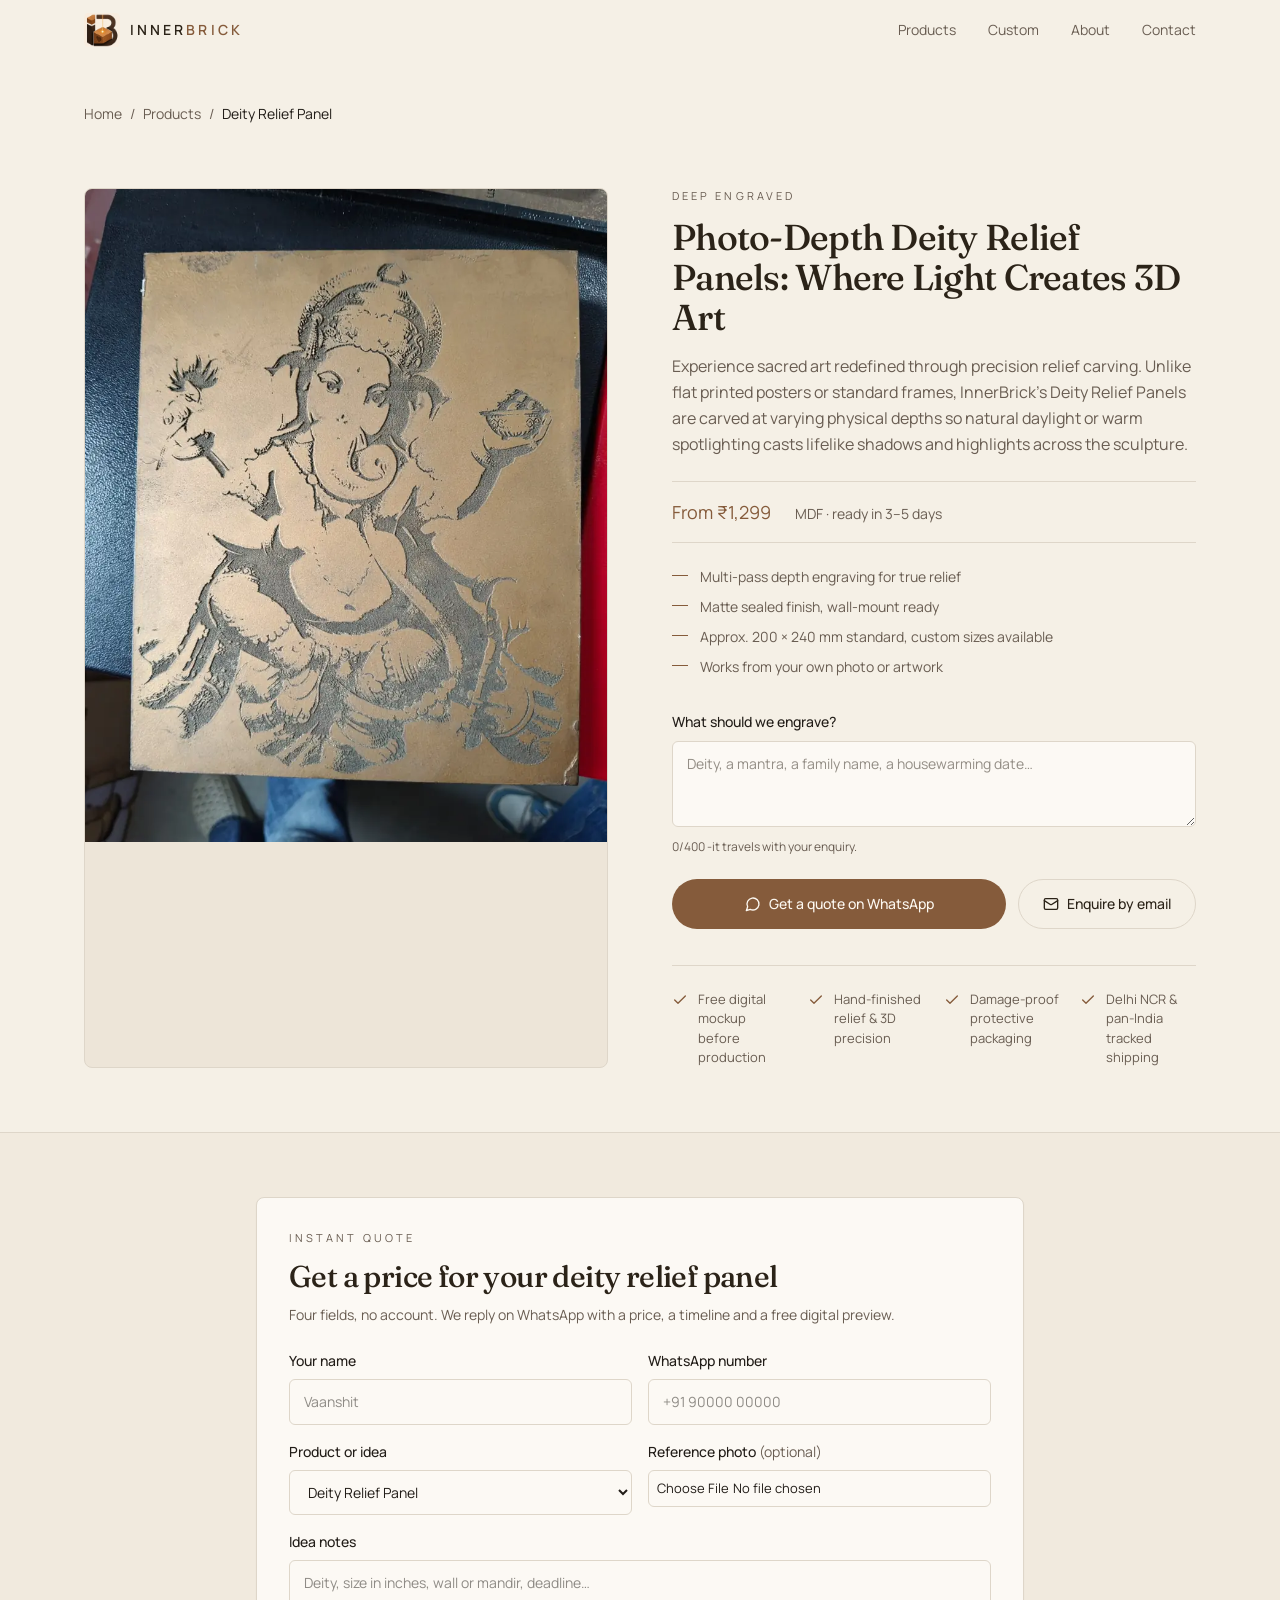
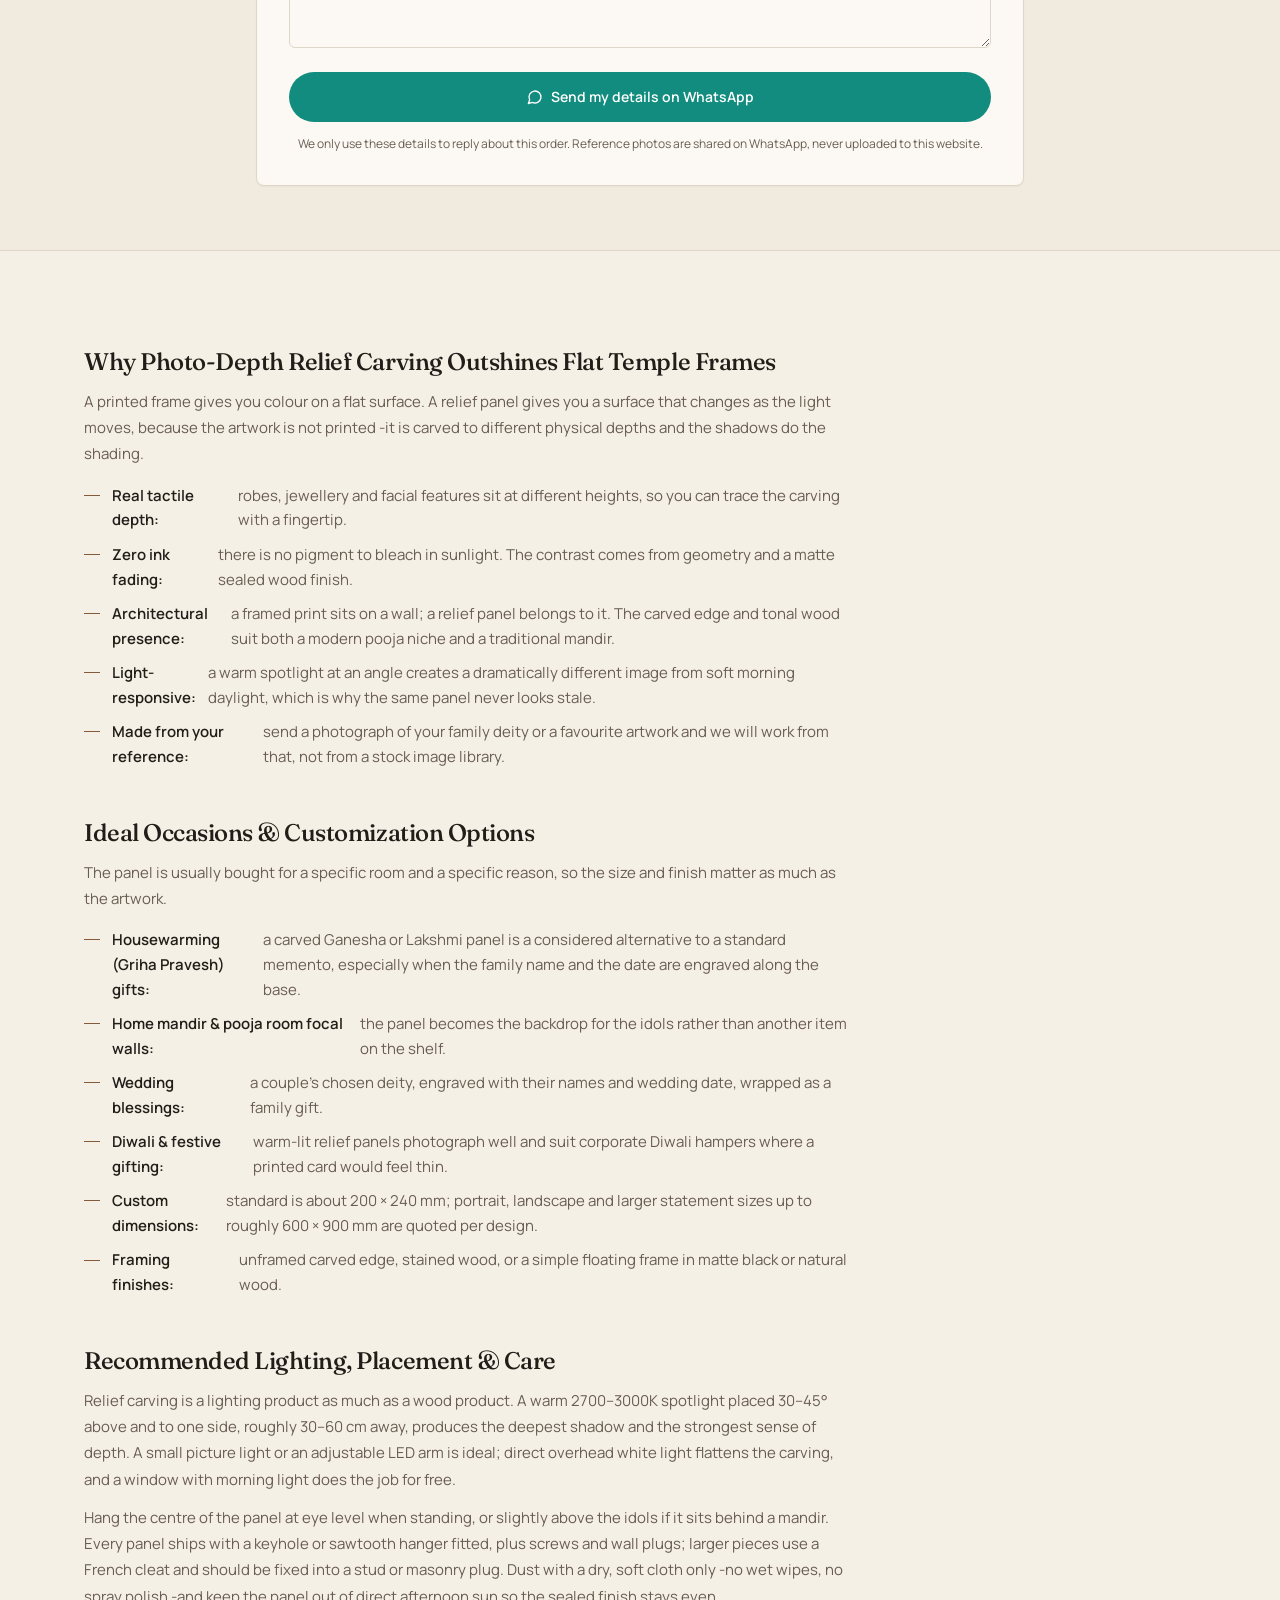
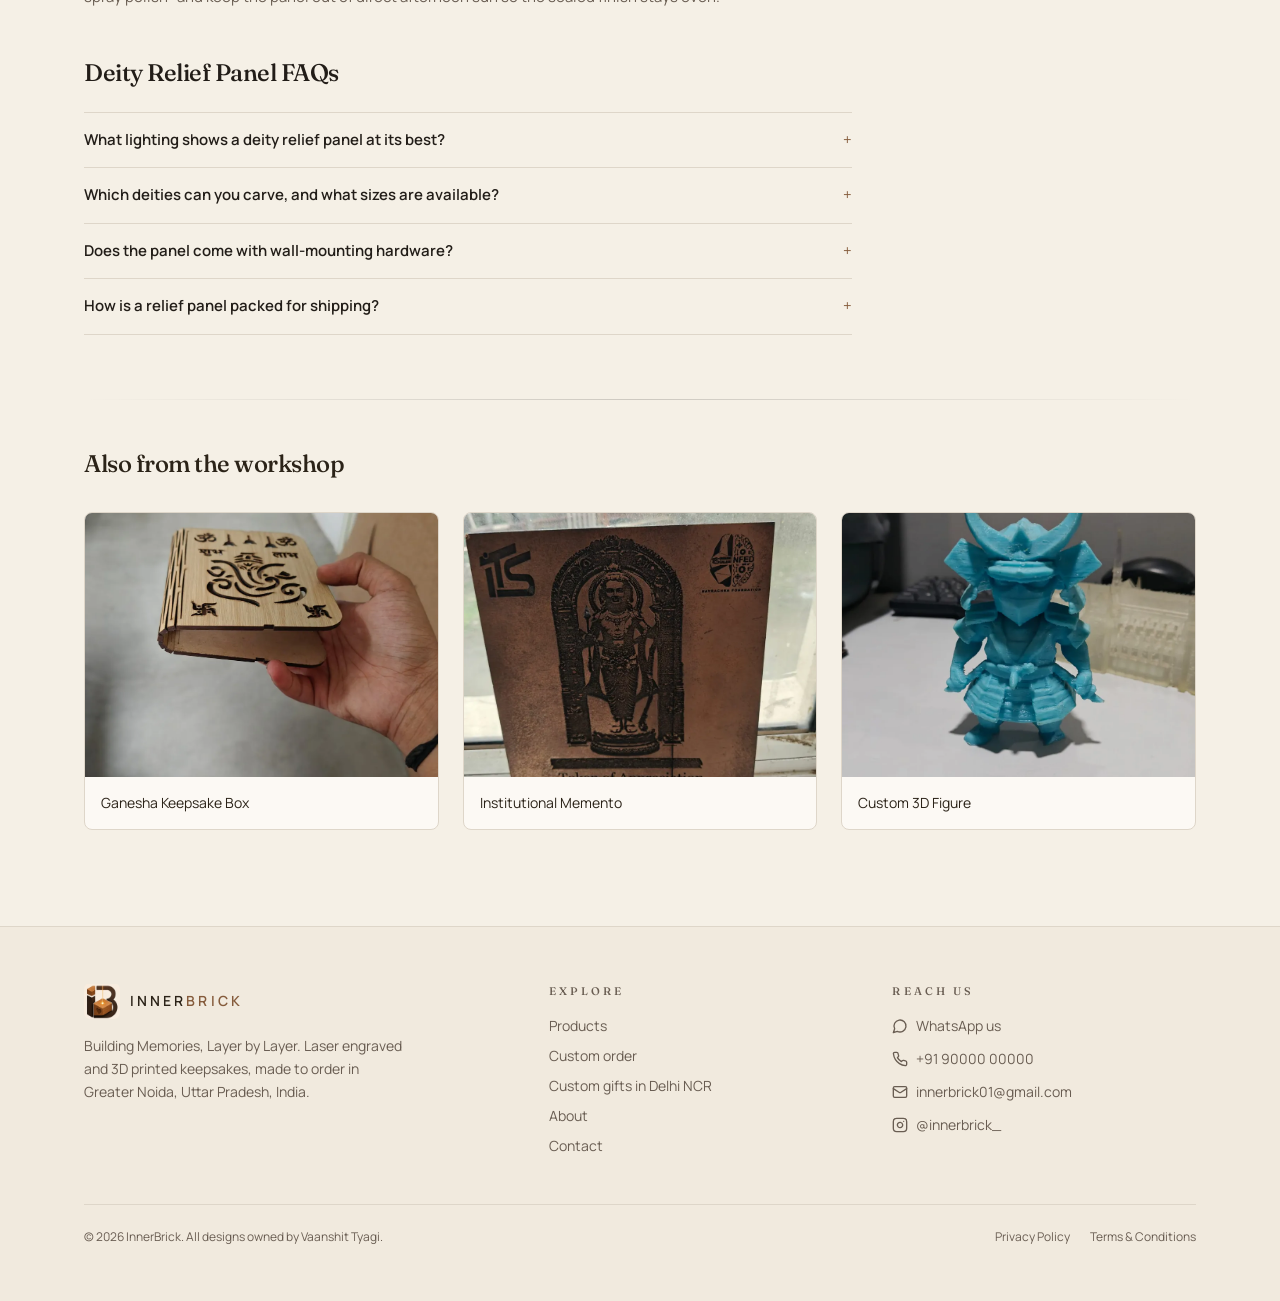
<file: products/deity-relief-panel/index.html>
<!DOCTYPE html>
<html lang="en">
<head>
<meta charset="utf-8" />
<meta name="viewport" content="width=device-width, initial-scale=1" />
<title>Photo-Depth Deity Relief Panel &amp; 3D Mandir Wall Art | InnerBrick</title>
<meta name="description" content="Hand-finished photo-depth Deity Relief Panels where light creates stunning 3D shading. Ideal for home temples &amp; housewarming gifts. Order custom sizes." />
<meta name="author" content="Vaanshit Tyagi" />
<meta name="theme-color" content="#F5F0E6" />
<link rel="canonical" href="https://www.innerbrick.shop/products/deity-relief-panel" />
<meta property="og:site_name" content="InnerBrick" />
<meta property="og:type" content="product" />
<meta property="og:title" content="Photo-Depth Deity Relief Panel &amp; 3D Mandir Wall Art | InnerBrick" />
<meta property="og:description" content="Hand-finished photo-depth deity relief panels where light creates 3D shading. Ideal for home mandirs and housewarming gifts, with custom sizes on request." />
<meta property="og:url" content="https://www.innerbrick.shop/products/deity-relief-panel" />
<meta name="twitter:card" content="summary_large_image" />
<link rel="icon" type="image/png" href="/favicon.png" />
<link rel="preconnect" href="https://fonts.googleapis.com" />
<link rel="preconnect" href="https://fonts.gstatic.com" crossorigin />
<link rel="preload" as="style" href="https://fonts.googleapis.com/css2?family=Fraunces:opsz,wght@9..144,400;9..144,500;9..144,600&family=Manrope:wght@400;500;600;700&display=swap" />
<link rel="stylesheet" href="https://fonts.googleapis.com/css2?family=Fraunces:opsz,wght@9..144,400;9..144,500;9..144,600&family=Manrope:wght@400;500;600;700&display=swap" media="print" onload="this.media='all'" />
<noscript><link rel="stylesheet" href="https://fonts.googleapis.com/css2?family=Fraunces:opsz,wght@9..144,400;9..144,500;9..144,600&family=Manrope:wght@400;500;600;700&display=swap" /></noscript>
<link rel="preload" as="style" href="/assets/styles.css" />
<link rel="stylesheet" href="/assets/styles.css" />
<link rel="stylesheet" href="/assets/site.css" />
<link rel="preload" as="image" href="/assets/img/ganesha-plaque.webp" type="image/webp" fetchpriority="high" />
<style>html{background:#f5f0e6;color-scheme:light}body{margin:0;background:#f5f0e6;color:#2b2318;font-family:"Manrope",ui-sans-serif,system-ui,sans-serif;-webkit-font-smoothing:antialiased}</style>
<script>document.documentElement.classList.add("js");</script>
<script type="application/ld+json">
{
  "@context": "https://schema.org",
  "@graph": [
    {
      "@type": "BreadcrumbList",
      "itemListElement": [
        { "@type": "ListItem", "position": 1, "name": "Home", "item": "https://www.innerbrick.shop/" },
        { "@type": "ListItem", "position": 2, "name": "Products", "item": "https://www.innerbrick.shop/products" },
        { "@type": "ListItem", "position": 3, "name": "Deity Relief Panel", "item": "https://www.innerbrick.shop/products/deity-relief-panel" }
      ]
    },
    {
      "@type": "Product",
      "name": "Photo-Depth Deity Relief Panel",
      "image": ["https://www.innerbrick.shop/assets/img/ganesha-plaque.webp"],
      "description": "A hand-finished photo-depth deity relief panel carved at varying physical depths so daylight or warm spotlighting creates lifelike shadow across the artwork. Ideal for home mandirs and housewarming gifts.",
      "brand": { "@type": "Brand", "name": "InnerBrick" },
      "category": "Deity relief wall art",
      "url": "https://www.innerbrick.shop/products/deity-relief-panel",
      "offers": {
        "@type": "Offer",
        "url": "https://www.innerbrick.shop/products/deity-relief-panel",
        "priceCurrency": "INR",
        "price": "1299",
        "priceValidUntil": "2027-03-31",
        "availability": "https://schema.org/InStock",
        "itemCondition": "https://schema.org/NewCondition",
        "seller": { "@type": "Organization", "name": "InnerBrick" }
      }
    },
    {
      "@type": "FAQPage",
      "mainEntity": [
        {
          "@type": "Question",
          "name": "What lighting shows a deity relief panel at its best?",
          "acceptedAnswer": { "@type": "Answer", "text": "A warm 2700–3000K spotlight placed 30–45 degrees above and to one side, about 30–60 cm from the panel, gives the deepest shadow. A small picture light or an LED arm works well; daylight from a nearby window is even better. Avoid flat white ceiling light directly overhead, which flattens the relief." }
        },
        {
          "@type": "Question",
          "name": "Which deities can you carve, and what sizes are available?",
          "acceptedAnswer": { "@type": "Answer", "text": "Ganesha, Shiva, Krishna, Lakshmi, Durga, Sai Baba and most other deities, provided we have a clear artwork or photograph to work from. Our standard panel is about 200 × 240 mm, and custom sizes up to roughly 600 × 900 mm are quoted per design." }
        },
        {
          "@type": "Question",
          "name": "Does the panel come with wall-mounting hardware?",
          "acceptedAnswer": { "@type": "Answer", "text": "Yes. Every panel leaves the workshop with a keyhole or sawtooth hanger fitted and the matching screws and wall plugs in the box. Larger panels use a French cleat. A tabletop stand can be added on request." }
        },
        {
          "@type": "Question",
          "name": "How is a relief panel packed for shipping?",
          "acceptedAnswer": { "@type": "Answer", "text": "Each panel is wrapped in soft foam, corner-protected and floated inside a double-wall carton so the carving never touches the box. We ship tracked and insured across India, with same-week delivery in Delhi NCR." }
        }
      ]
    }
  ]
}
</script>
</head>
<body>
<header class="fixed inset-x-0 top-0 z-50 transition-colors duration-300 border-b border-transparent">
  <div class="mx-auto grid max-w-6xl grid-cols-[minmax(0,1fr)_auto] items-center gap-4 px-5 py-3 sm:flex sm:justify-between">
    <a href="/" class="flex min-w-0 items-center gap-2.5">
      <img src="/assets/img/innerbrick-mark.webp" alt="InnerBrick" width="36" height="36" class="h-9 w-9 shrink-0 rounded-md object-contain" />
      <span class="truncate text-sm font-semibold tracking-[0.22em] uppercase">Inner<span class="text-primary">brick</span></span>
    </a>
    <nav class="hidden items-center gap-8 sm:flex">
      <a class="text-sm text-muted-foreground transition-colors hover:text-foreground text-foreground" href="/products" data-status="active" aria-current="page">Products</a>
      <a href="/custom" class="text-sm text-muted-foreground transition-colors hover:text-foreground">Custom</a>
      <a href="/about" class="text-sm text-muted-foreground transition-colors hover:text-foreground">About</a>
      <a href="/contact" class="text-sm text-muted-foreground transition-colors hover:text-foreground">Contact</a>
    </nav>
    <button type="button" aria-label="Open menu" aria-expanded="false" class="justify-self-end rounded-md p-2 text-foreground sm:hidden">
      <svg xmlns="http://www.w3.org/2000/svg" width="24" height="24" viewBox="0 0 24 24" fill="none" stroke="currentColor" stroke-width="2" stroke-linecap="round" stroke-linejoin="round" class="lucide lucide-menu h-5 w-5" aria-hidden="true"><path d="M4 5h16"></path><path d="M4 12h16"></path><path d="M4 19h16"></path></svg>
    </button>
  </div>
</header>

<main class="min-h-screen pt-16">
  <div class="mx-auto max-w-6xl px-5 pt-10">
    <nav aria-label="Breadcrumb" class="text-sm text-muted-foreground">
      <ol class="flex flex-wrap items-center gap-2">
        <li><a href="/" class="hover:text-foreground">Home</a></li>
        <li aria-hidden="true">/</li>
        <li><a href="/products" class="hover:text-foreground">Products</a></li>
        <li aria-hidden="true">/</li>
        <li><span aria-current="page" class="text-foreground">Deity Relief Panel</span></li>
      </ol>
    </nav>
  </div>

  <div class="mx-auto grid max-w-6xl gap-10 px-5 py-10 lg:grid-cols-2 lg:gap-16 lg:py-16">
    <div class="reveal overflow-hidden rounded-lg border border-border bg-secondary">
      <img src="/assets/img/ganesha-plaque.webp" alt="Deep laser engraved Ganesha relief panel on wood" width="850" height="1133" loading="eager" fetchpriority="high" decoding="async" class="aspect-[4/5] w-full object-cover" />
    </div>
    <div class="reveal">
      <p class="eyebrow">Deep Engraved</p>
      <h1 class="mt-3 text-3xl sm:text-4xl">Photo-Depth Deity Relief Panels: Where Light Creates 3D Art</h1>
      <p class="mt-4 text-base leading-relaxed text-muted-foreground">Experience sacred art redefined through precision relief carving. Unlike flat printed posters or standard frames, InnerBrick's Deity Relief Panels are carved at varying physical depths so natural daylight or warm spotlighting casts lifelike shadows and highlights across the sculpture.</p>
      <div class="mt-6 flex flex-wrap items-baseline gap-x-6 gap-y-2 border-y border-border py-4">
        <p class="text-lg text-primary">From ₹1,299</p>
        <p class="text-sm text-muted-foreground">MDF · ready in 3–5 days</p>
      </div>
      <ul class="mt-6 space-y-2.5 text-sm text-muted-foreground">
        <li class="flex gap-3"><span aria-hidden="true" class="mt-2 h-px w-4 shrink-0 bg-primary"></span>Multi-pass depth engraving for true relief</li>
        <li class="flex gap-3"><span aria-hidden="true" class="mt-2 h-px w-4 shrink-0 bg-primary"></span>Matte sealed finish, wall-mount ready</li>
        <li class="flex gap-3"><span aria-hidden="true" class="mt-2 h-px w-4 shrink-0 bg-primary"></span>Approx. 200 × 240 mm standard, custom sizes available</li>
        <li class="flex gap-3"><span aria-hidden="true" class="mt-2 h-px w-4 shrink-0 bg-primary"></span>Works from your own photo or artwork</li>
      </ul>
      <div class="mt-8">
        <label for="engraving" class="text-sm font-medium text-foreground">What should we engrave?</label>
        <textarea id="engraving" maxlength="400" rows="3" placeholder="Deity, a mantra, a family name, a housewarming date…" class="mt-2 w-full rounded-md border border-input bg-card px-3.5 py-3 text-sm outline-none focus:border-primary focus:ring-2 focus:ring-ring/25"></textarea>
        <p class="mt-1.5 text-xs text-muted-foreground">0/400 -it travels with your enquiry.</p>
      </div>
      <div class="mt-6 flex flex-col gap-3 sm:flex-row">
        <a href="https://wa.me/919000000000" data-wa-link data-wa-text="Hi InnerBrick, I want a quote for a photo-depth deity relief panel." class="inline-flex flex-1 items-center justify-center gap-2 rounded-full bg-primary px-6 py-3.5 text-sm font-medium text-primary-foreground transition-all hover:bg-primary/90 hover:shadow-lift">
          <svg xmlns="http://www.w3.org/2000/svg" width="24" height="24" viewBox="0 0 24 24" fill="none" stroke="currentColor" stroke-width="2" stroke-linecap="round" stroke-linejoin="round" class="lucide lucide-message-circle h-4 w-4" aria-hidden="true"><path d="M7.9 20A9 9 0 1 0 4 16.1L2 22Z"></path></svg>
          Get a quote on WhatsApp
        </a>
        <a href="mailto:innerbrick01@gmail.com?subject=Enquiry%20about%20Deity%20Relief%20Panel&amp;body=Hi%20InnerBrick%2C%0A%0AI'd%20like%20to%20know%20more%20about%20the%20Deity%20Relief%20Panel.%0A%0APlease%20share%20a%20sketch%2C%20price%20and%20timeline." class="inline-flex items-center justify-center gap-2 rounded-full border border-border px-6 py-3.5 text-sm font-medium transition-colors hover:bg-secondary">
          <svg xmlns="http://www.w3.org/2000/svg" width="24" height="24" viewBox="0 0 24 24" fill="none" stroke="currentColor" stroke-width="2" stroke-linecap="round" stroke-linejoin="round" class="lucide lucide-mail h-4 w-4" aria-hidden="true"><path d="m22 7-8.991 5.727a2 2 0 0 1-2.009 0L2 7"></path><rect x="2" y="4" width="20" height="16" rx="2"></rect></svg>
          Enquire by email
        </a>
      </div>
      <ul class="ib-trust">
        <li class="ib-trust__item"><svg xmlns="http://www.w3.org/2000/svg" viewBox="0 0 24 24" fill="none" stroke="currentColor" stroke-width="2" stroke-linecap="round" stroke-linejoin="round" aria-hidden="true"><path d="M20 6 9 17l-5-5"></path></svg>Free digital mockup before production</li>
        <li class="ib-trust__item"><svg xmlns="http://www.w3.org/2000/svg" viewBox="0 0 24 24" fill="none" stroke="currentColor" stroke-width="2" stroke-linecap="round" stroke-linejoin="round" aria-hidden="true"><path d="M20 6 9 17l-5-5"></path></svg>Hand-finished relief &amp; 3D precision</li>
        <li class="ib-trust__item"><svg xmlns="http://www.w3.org/2000/svg" viewBox="0 0 24 24" fill="none" stroke="currentColor" stroke-width="2" stroke-linecap="round" stroke-linejoin="round" aria-hidden="true"><path d="M20 6 9 17l-5-5"></path></svg>Damage-proof protective packaging</li>
        <li class="ib-trust__item"><svg xmlns="http://www.w3.org/2000/svg" viewBox="0 0 24 24" fill="none" stroke="currentColor" stroke-width="2" stroke-linecap="round" stroke-linejoin="round" aria-hidden="true"><path d="M20 6 9 17l-5-5"></path></svg>Delhi NCR &amp; pan-India tracked shipping</li>
      </ul>
    </div>
  </div>

  <section id="quote" class="border-y border-border bg-secondary/50 px-5 py-16 sm:py-20">
    <div class="mx-auto max-w-3xl">
      <form class="ib-quote reveal" data-quote-form novalidate>
        <p class="eyebrow">Instant quote</p>
        <h2 class="mt-3 text-2xl leading-tight sm:text-3xl">Get a price for your deity relief panel</h2>
        <p class="mt-2 text-sm leading-relaxed text-muted-foreground">Four fields, no account. We reply on WhatsApp with a price, a timeline and a free digital preview.</p>
        <div class="ib-quote__grid">
          <div class="ib-field">
            <label for="q-name">Your name</label>
            <input id="q-name" name="name" maxlength="80" autocomplete="name" placeholder="Vaanshit" />
          </div>
          <div class="ib-field">
            <label for="q-phone">WhatsApp number</label>
            <input id="q-phone" name="phone" inputmode="tel" maxlength="16" autocomplete="tel" placeholder="+91 90000 00000" />
          </div>
          <div class="ib-field">
            <label for="q-product">Product or idea</label>
            <select id="q-product" name="product">
              <option>Custom 3D Figure</option>
              <option selected>Deity Relief Panel</option>
              <option>Ganesha Keepsake Box</option>
              <option>Institutional Memento / bulk order</option>
              <option>Something else</option>
            </select>
          </div>
          <div class="ib-field">
            <label for="q-photo">Reference photo <span class="ib-opt">(optional)</span></label>
            <input id="q-photo" name="photo" type="file" accept="image/*" />
          </div>
          <div class="ib-field ib-field--full">
            <label for="q-notes">Idea notes</label>
            <textarea id="q-notes" name="notes" rows="3" maxlength="800" placeholder="Deity, size in inches, wall or mandir, deadline…"></textarea>
          </div>
        </div>
        <button type="submit" class="ib-quote__submit">
          <svg xmlns="http://www.w3.org/2000/svg" width="24" height="24" viewBox="0 0 24 24" fill="none" stroke="currentColor" stroke-width="2" stroke-linecap="round" stroke-linejoin="round" class="lucide lucide-message-circle h-4 w-4" aria-hidden="true"><path d="M7.9 20A9 9 0 1 0 4 16.1L2 22Z"></path></svg>
          Send my details on WhatsApp
        </button>
        <p class="ib-quote__note">We only use these details to reply about this order. Reference photos are shared on WhatsApp, never uploaded to this website.</p>
        <p class="ib-quote__status" data-quote-status role="status" aria-live="polite"></p>
      </form>
    </div>
  </section>

  <div class="mx-auto max-w-6xl px-5 py-16">
    <div class="ib-detail reveal max-w-3xl">
      <h2>Why Photo-Depth Relief Carving Outshines Flat Temple Frames</h2>
      <p>A printed frame gives you colour on a flat surface. A relief panel gives you a surface that changes as the light moves, because the artwork is not printed -it is carved to different physical depths and the shadows do the shading.</p>
      <ul>
        <li><strong>Real tactile depth:</strong> robes, jewellery and facial features sit at different heights, so you can trace the carving with a fingertip.</li>
        <li><strong>Zero ink fading:</strong> there is no pigment to bleach in sunlight. The contrast comes from geometry and a matte sealed wood finish.</li>
        <li><strong>Architectural presence:</strong> a framed print sits on a wall; a relief panel belongs to it. The carved edge and tonal wood suit both a modern pooja niche and a traditional mandir.</li>
        <li><strong>Light-responsive:</strong> a warm spotlight at an angle creates a dramatically different image from soft morning daylight, which is why the same panel never looks stale.</li>
        <li><strong>Made from your reference:</strong> send a photograph of your family deity or a favourite artwork and we will work from that, not from a stock image library.</li>
      </ul>

      <h2 class="mt-12">Ideal Occasions &amp; Customization Options</h2>
      <p>The panel is usually bought for a specific room and a specific reason, so the size and finish matter as much as the artwork.</p>
      <ul>
        <li><strong>Housewarming (Griha Pravesh) gifts:</strong> a carved Ganesha or Lakshmi panel is a considered alternative to a standard memento, especially when the family name and the date are engraved along the base.</li>
        <li><strong>Home mandir &amp; pooja room focal walls:</strong> the panel becomes the backdrop for the idols rather than another item on the shelf.</li>
        <li><strong>Wedding blessings:</strong> a couple's chosen deity, engraved with their names and wedding date, wrapped as a family gift.</li>
        <li><strong>Diwali &amp; festive gifting:</strong> warm-lit relief panels photograph well and suit corporate Diwali hampers where a printed card would feel thin.</li>
        <li><strong>Custom dimensions:</strong> standard is about 200 × 240 mm; portrait, landscape and larger statement sizes up to roughly 600 × 900 mm are quoted per design.</li>
        <li><strong>Framing finishes:</strong> unframed carved edge, stained wood, or a simple floating frame in matte black or natural wood.</li>
      </ul>

      <h2 class="mt-12">Recommended Lighting, Placement &amp; Care</h2>
      <p>Relief carving is a lighting product as much as a wood product. A warm 2700–3000K spotlight placed 30–45° above and to one side, roughly 30–60 cm away, produces the deepest shadow and the strongest sense of depth. A small picture light or an adjustable LED arm is ideal; direct overhead white light flattens the carving, and a window with morning light does the job for free.</p>
      <p>Hang the centre of the panel at eye level when standing, or slightly above the idols if it sits behind a mandir. Every panel ships with a keyhole or sawtooth hanger fitted, plus screws and wall plugs; larger pieces use a French cleat and should be fixed into a stud or masonry plug. Dust with a dry, soft cloth only -no wet wipes, no spray polish -and keep the panel out of direct afternoon sun so the sealed finish stays even.</p>

      <h2 class="mt-12">Deity Relief Panel FAQs</h2>
      <div class="ib-faq">
        <details>
          <summary>What lighting shows a deity relief panel at its best?</summary>
          <p>A warm 2700–3000K spotlight placed 30–45 degrees above and to one side, about 30–60 cm from the panel, gives the deepest shadow. A small picture light or an LED arm works well; daylight from a nearby window is even better. Avoid flat white ceiling light directly overhead, which flattens the relief.</p>
        </details>
        <details>
          <summary>Which deities can you carve, and what sizes are available?</summary>
          <p>Ganesha, Shiva, Krishna, Lakshmi, Durga, Sai Baba and most other deities, provided we have a clear artwork or photograph to work from. Our standard panel is about 200 × 240 mm, and custom sizes up to roughly 600 × 900 mm are quoted per design.</p>
        </details>
        <details>
          <summary>Does the panel come with wall-mounting hardware?</summary>
          <p>Yes. Every panel leaves the workshop with a keyhole or sawtooth hanger fitted and the matching screws and wall plugs in the box. Larger panels use a French cleat. A tabletop stand can be added on request.</p>
        </details>
        <details>
          <summary>How is a relief panel packed for shipping?</summary>
          <p>Each panel is wrapped in soft foam, corner-protected and floated inside a double-wall carton so the carving never touches the box. We ship tracked and insured across India, with same-week delivery in Delhi NCR.</p>
        </details>
      </div>
    </div>
  </div>

  <div class="mx-auto max-w-6xl px-5 pb-24">
    <div class="rule-line"></div>
    <h2 class="reveal mt-12 text-2xl">Also from the workshop</h2>
    <div class="mt-8 grid gap-6 sm:grid-cols-3">
      <a href="/products/ganesha-keepsake-box" class="reveal group overflow-hidden rounded-lg border border-border bg-card transition-all hover:-translate-y-1 hover:shadow-lift">
        <div class="aspect-[4/3] overflow-hidden bg-secondary">
          <img src="/assets/img/ganesha-box.webp" alt="Wooden keepsake box with a laser-cut Ganesha, Om and Shubh Labh engraving, held in hand" width="1000" height="1333" loading="lazy" decoding="async" class="h-full w-full object-cover transition-transform duration-700 group-hover:scale-105" />
        </div>
        <p class="p-4 text-sm">Ganesha Keepsake Box</p>
      </a>
      <a href="/products/institutional-memento" class="reveal group overflow-hidden rounded-lg border border-border bg-card transition-all hover:-translate-y-1 hover:shadow-lift">
        <div class="aspect-[4/3] overflow-hidden bg-secondary">
          <img src="/assets/img/memento.webp" alt="Engraved wooden appreciation memento for ITS Engineering College" width="900" height="1200" loading="lazy" decoding="async" class="h-full w-full object-cover transition-transform duration-700 group-hover:scale-105" />
        </div>
        <p class="p-4 text-sm">Institutional Memento</p>
      </a>
      <a href="/products/custom-3d-figure" class="reveal group overflow-hidden rounded-lg border border-border bg-card transition-all hover:-translate-y-1 hover:shadow-lift">
        <div class="aspect-[4/3] overflow-hidden bg-secondary">
          <img src="/assets/img/samurai-3d.webp" alt="Teal 3D printed samurai warrior figure standing on a desk" width="1000" height="1333" loading="lazy" decoding="async" class="h-full w-full object-cover transition-transform duration-700 group-hover:scale-105" />
        </div>
        <p class="p-4 text-sm">Custom 3D Figure</p>
      </a>
    </div>
  </div>
</main>

<footer class="border-t border-border bg-secondary/50">
  <div class="mx-auto max-w-6xl px-5 py-14">
    <div class="grid gap-10 md:grid-cols-[1.4fr_1fr_1fr]">
      <div>
        <div class="flex items-center gap-2.5">
          <img src="/assets/img/innerbrick-mark.webp" alt="" width="36" height="36" loading="lazy" decoding="async" class="h-9 w-9 rounded-md object-contain" />
          <span class="text-sm font-semibold tracking-[0.22em] uppercase">Inner<span class="text-primary">brick</span></span>
        </div>
        <p class="mt-4 max-w-xs text-sm leading-relaxed text-muted-foreground">Building Memories, Layer by Layer. Laser engraved and 3D printed keepsakes, made to order in Greater Noida, Uttar Pradesh, India.</p>
      </div>
      <div>
        <h3 class="eyebrow">Explore</h3>
        <ul class="mt-4 space-y-2.5 text-sm text-muted-foreground">
          <li><a href="/products" class="hover:text-foreground">Products</a></li>
          <li><a href="/custom" class="hover:text-foreground">Custom order</a></li>
          <li><a href="/custom-gifts-delhi-ncr" class="hover:text-foreground">Custom gifts in Delhi NCR</a></li>
          <li><a href="/about" class="hover:text-foreground">About</a></li>
          <li><a href="/contact" class="hover:text-foreground">Contact</a></li>
        </ul>
      </div>
      <div>
        <h3 class="eyebrow">Reach us</h3>
        <ul class="mt-4 space-y-2.5 text-sm text-muted-foreground">
          <li><a href="https://wa.me/919000000000" data-wa-link data-wa-text="Hi InnerBrick, I'd like a quote." class="inline-flex items-center gap-2 hover:text-foreground"><svg xmlns="http://www.w3.org/2000/svg" width="24" height="24" viewBox="0 0 24 24" fill="none" stroke="currentColor" stroke-width="2" stroke-linecap="round" stroke-linejoin="round" class="lucide lucide-message-circle h-4 w-4" aria-hidden="true"><path d="M7.9 20A9 9 0 1 0 4 16.1L2 22Z"></path></svg> WhatsApp us</a></li>
          <li><a href="tel:+919000000000" data-tel-link class="inline-flex items-center gap-2 hover:text-foreground"><svg xmlns="http://www.w3.org/2000/svg" width="24" height="24" viewBox="0 0 24 24" fill="none" stroke="currentColor" stroke-width="2" stroke-linecap="round" stroke-linejoin="round" class="lucide lucide-phone h-4 w-4" aria-hidden="true"><path d="M22 16.92v3a2 2 0 0 1-2.18 2 19.79 19.79 0 0 1-8.63-3.07 19.5 19.5 0 0 1-6-6 19.79 19.79 0 0 1-3.07-8.67A2 2 0 0 1 4.11 2h3a2 2 0 0 1 2 1.72 12.84 12.84 0 0 0 .7 2.81 2 2 0 0 1-.45 2.11L8.09 9.91a16 16 0 0 0 6 6l1.27-1.27a2 2 0 0 1 2.11-.45 12.84 12.84 0 0 0 2.81.7A2 2 0 0 1 22 16.92z"></path></svg> <span data-phone-display>+91 90000 00000</span></a></li>
          <li><a href="mailto:innerbrick01@gmail.com" class="inline-flex items-center gap-2 hover:text-foreground"><svg xmlns="http://www.w3.org/2000/svg" width="24" height="24" viewBox="0 0 24 24" fill="none" stroke="currentColor" stroke-width="2" stroke-linecap="round" stroke-linejoin="round" class="lucide lucide-mail h-4 w-4" aria-hidden="true"><path d="m22 7-8.991 5.727a2 2 0 0 1-2.009 0L2 7"></path><rect x="2" y="4" width="20" height="16" rx="2"></rect></svg> innerbrick01@gmail.com</a></li>
          <li><a href="https://www.instagram.com/innerbrick_/" target="_blank" rel="noopener noreferrer" class="inline-flex items-center gap-2 hover:text-foreground"><svg xmlns="http://www.w3.org/2000/svg" width="24" height="24" viewBox="0 0 24 24" fill="none" stroke="currentColor" stroke-width="2" stroke-linecap="round" stroke-linejoin="round" class="lucide lucide-instagram h-4 w-4" aria-hidden="true"><rect width="20" height="20" x="2" y="2" rx="5" ry="5"></rect><path d="M16 11.37A4 4 0 1 1 12.63 8 4 4 0 0 1 16 11.37z"></path><line x1="17.5" x2="17.51" y1="6.5" y2="6.5"></line></svg> @innerbrick_</a></li>
        </ul>
      </div>
    </div>
    <div class="mt-12 flex flex-col gap-3 border-t border-border pt-6 text-xs text-muted-foreground sm:flex-row sm:items-center sm:justify-between">
      <p>© 2026 InnerBrick. All designs owned by Vaanshit Tyagi.</p>
      <div class="flex gap-5">
        <a href="/privacy" class="hover:text-foreground">Privacy Policy</a>
        <a href="/terms" class="hover:text-foreground">Terms &amp; Conditions</a>
      </div>
    </div>
  </div>
</footer>

<div class="ib-cta-bar" role="complementary" aria-label="Quick enquiry">
  <a href="https://wa.me/919000000000" data-wa-link data-wa-text="Hi InnerBrick, I want a quote for a Deity Relief Panel." class="ib-cta-bar__wa">
    <svg xmlns="http://www.w3.org/2000/svg" viewBox="0 0 24 24" fill="none" stroke="currentColor" stroke-width="2" stroke-linecap="round" stroke-linejoin="round" aria-hidden="true"><path d="M7.9 20A9 9 0 1 0 4 16.1L2 22Z"></path></svg>
    WhatsApp Quote
  </a>
  <a href="tel:+919000000000" data-tel-link class="ib-cta-bar__call">
    <svg xmlns="http://www.w3.org/2000/svg" viewBox="0 0 24 24" fill="none" stroke="currentColor" stroke-width="2" stroke-linecap="round" stroke-linejoin="round" aria-hidden="true"><path d="M22 16.92v3a2 2 0 0 1-2.18 2 19.79 19.79 0 0 1-8.63-3.07 19.5 19.5 0 0 1-6-6 19.79 19.79 0 0 1-3.07-8.67A2 2 0 0 1 4.11 2h3a2 2 0 0 1 2 1.72 12.84 12.84 0 0 0 .7 2.81 2 2 0 0 1-.45 2.11L8.09 9.91a16 16 0 0 0 6 6l1.27-1.27a2 2 0 0 1 2.11-.45 12.84 12.84 0 0 0 2.81.7A2 2 0 0 1 22 16.92z"></path></svg>
    Call Now
  </a>
</div>

<script src="/assets/config.js" defer></script>
<script src="/assets/app.js" defer></script>
</body>
</html>
</file>
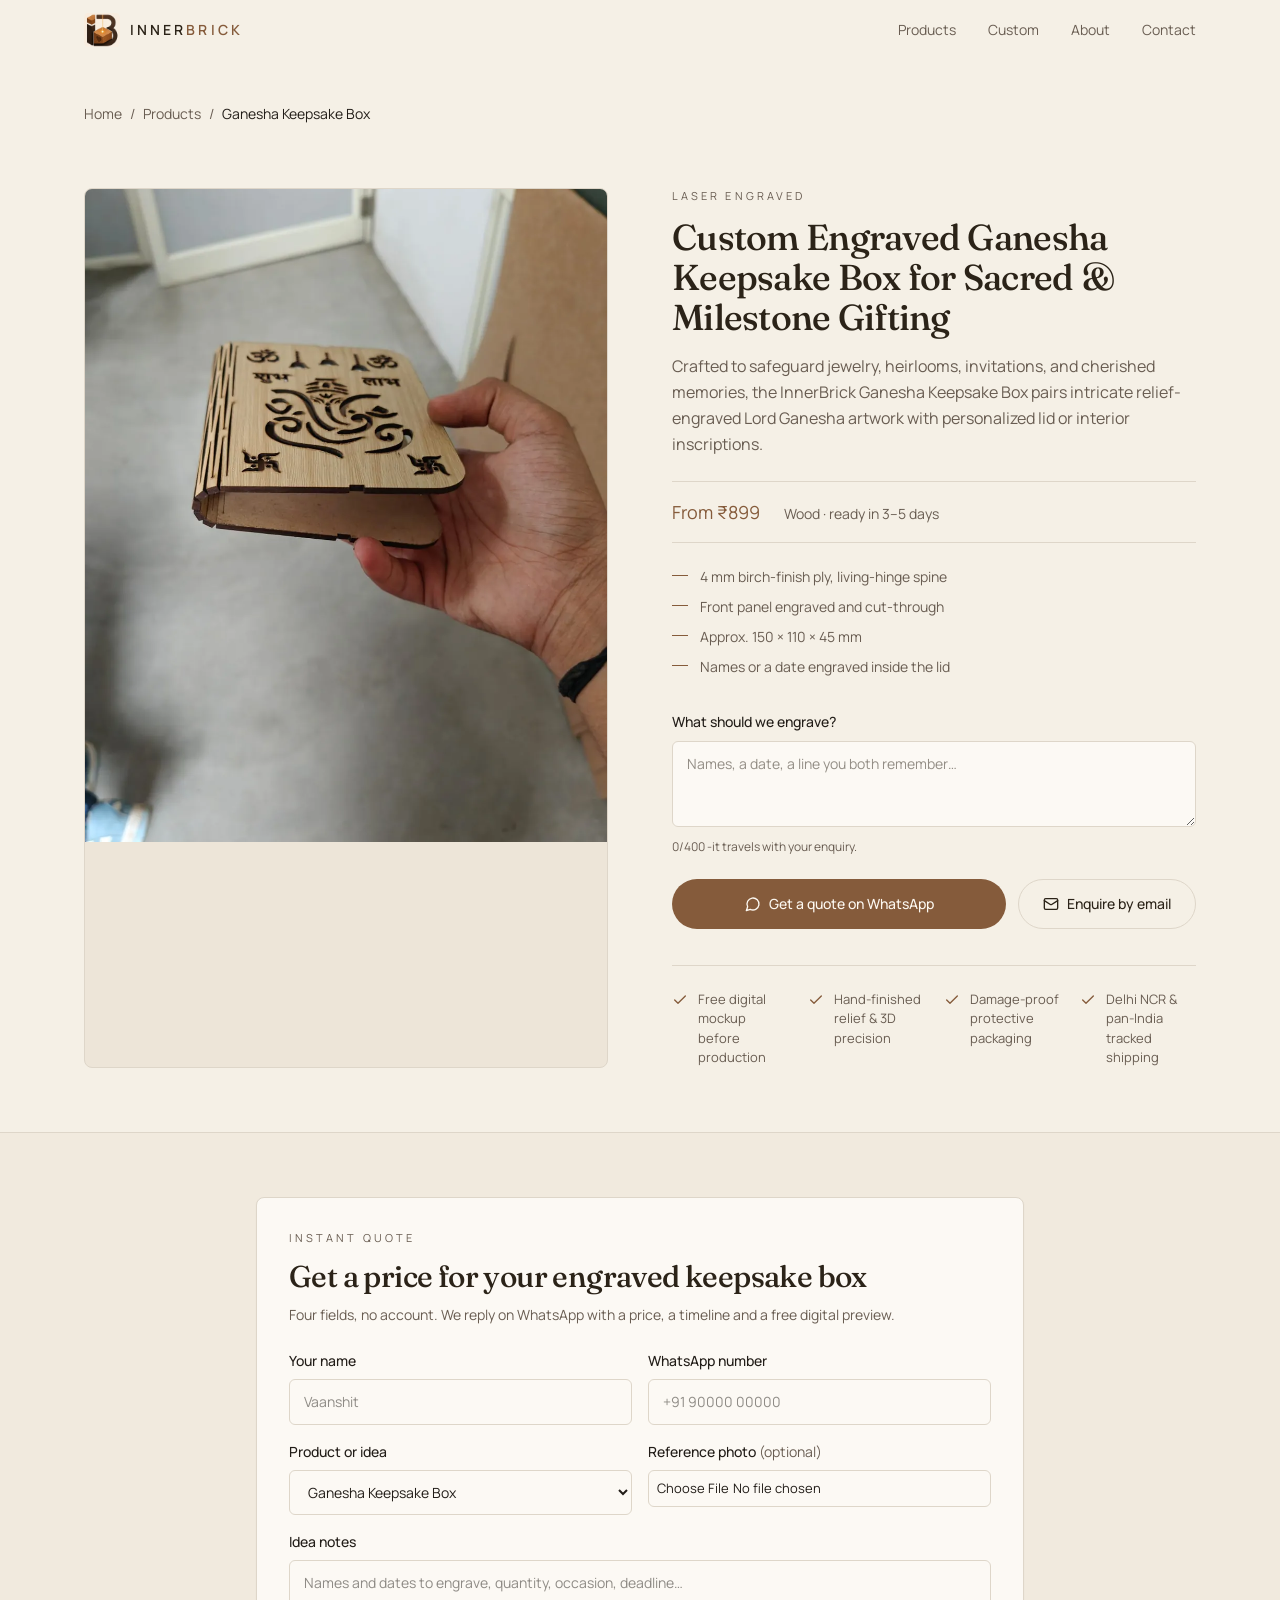
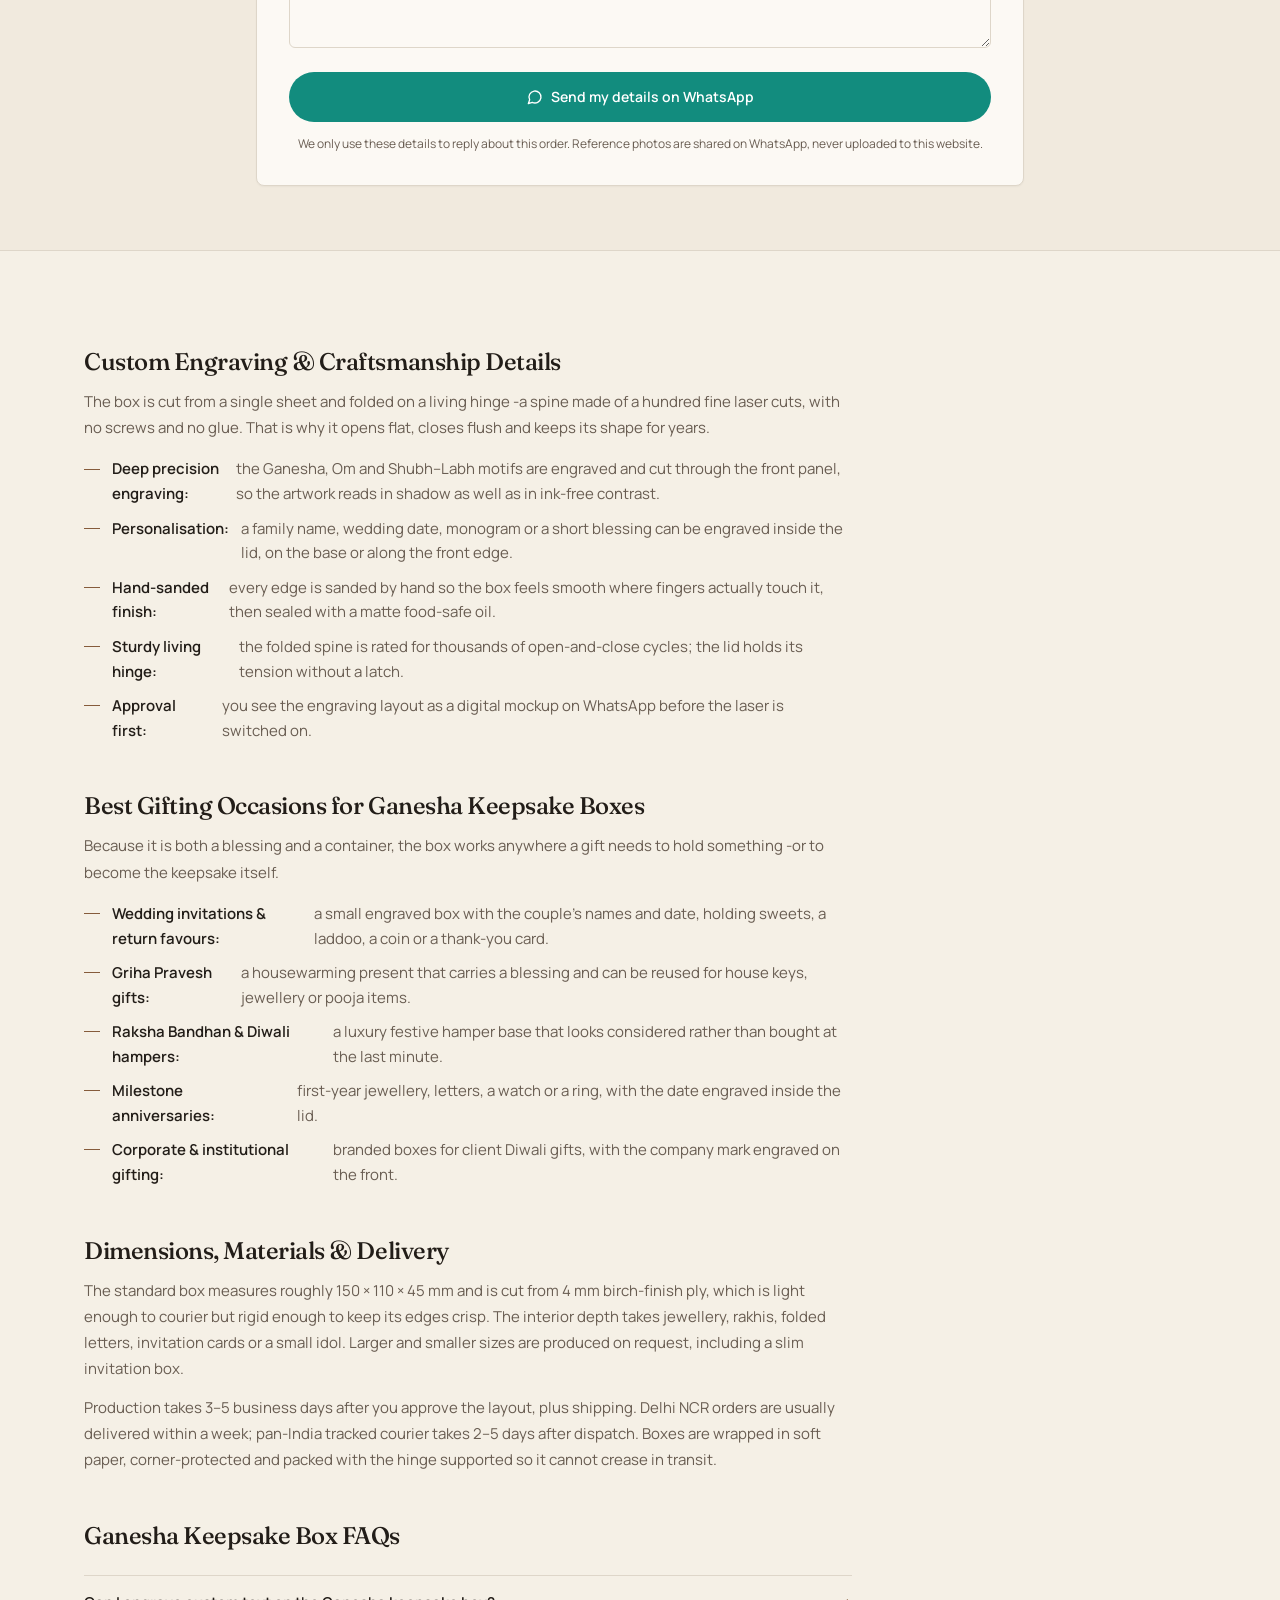
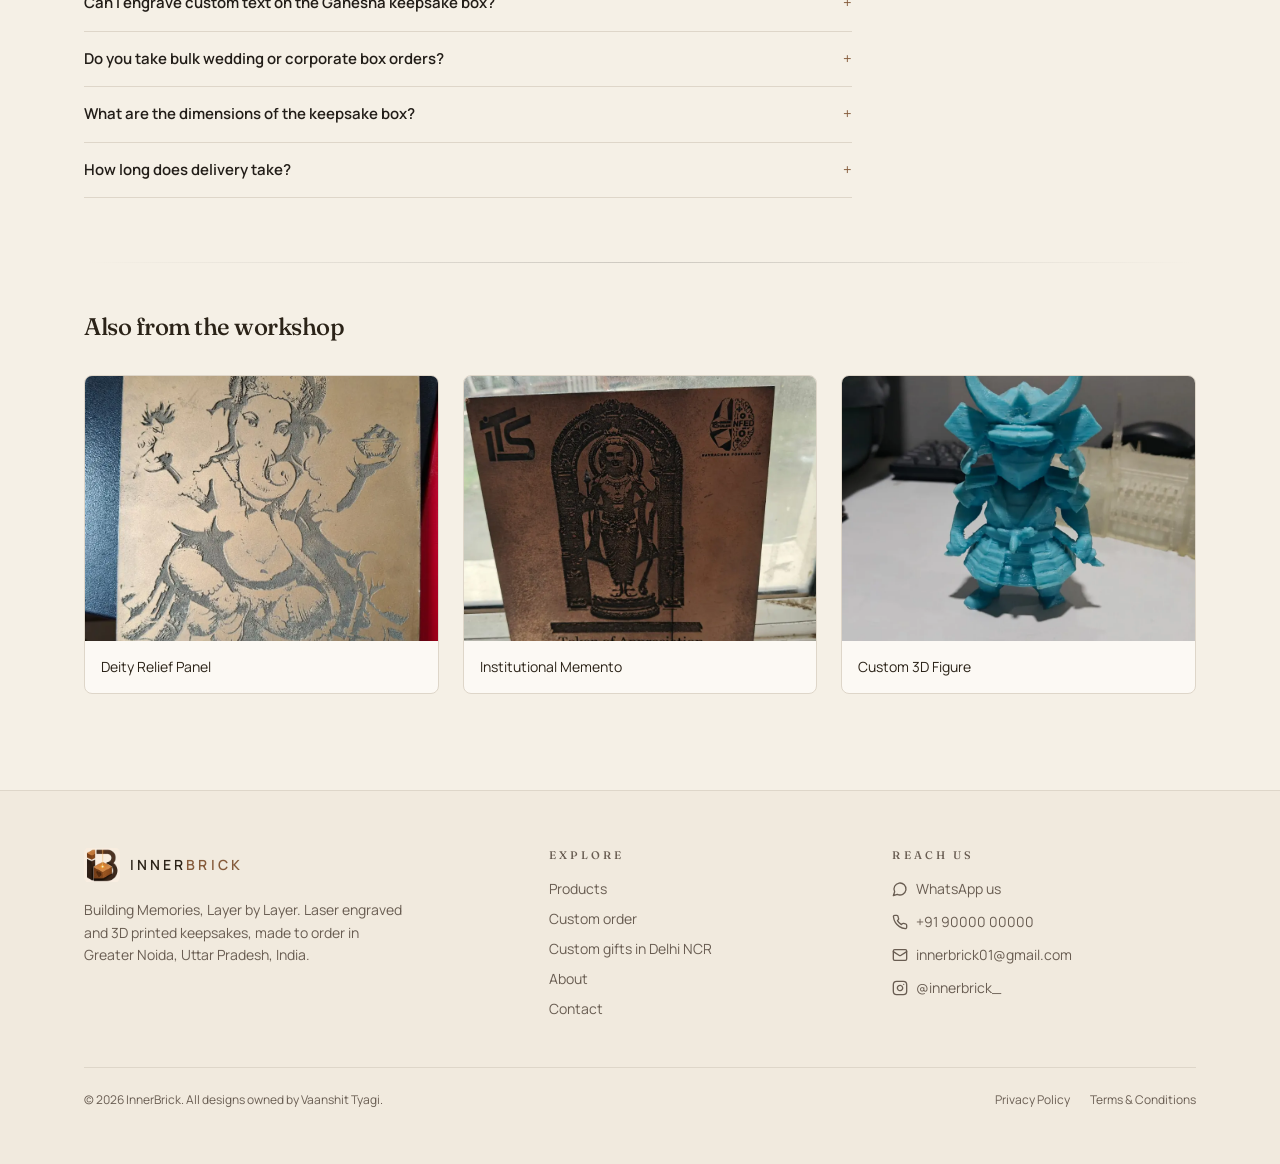
<file: products/ganesha-keepsake-box/index.html>
<!DOCTYPE html>
<html lang="en">
<head>
<meta charset="utf-8" />
<meta name="viewport" content="width=device-width, initial-scale=1" />
<title>Custom Engraved Ganesha Keepsake &amp; Wooden Gift Box | InnerBrick</title>
<meta name="description" content="Order custom engraved Ganesha Keepsake Boxes personalized with names, dates &amp; blessings. Ideal for wedding favors, housewarmings &amp; luxury festive gifts." />
<meta name="author" content="Vaanshit Tyagi" />
<meta name="theme-color" content="#F5F0E6" />
<link rel="canonical" href="https://www.innerbrick.shop/products/ganesha-keepsake-box" />
<meta property="og:site_name" content="InnerBrick" />
<meta property="og:type" content="product" />
<meta property="og:title" content="Custom Engraved Ganesha Keepsake &amp; Wooden Gift Box | InnerBrick" />
<meta property="og:description" content="Custom engraved Ganesha keepsake boxes personalised with names, dates and blessings. Ideal for wedding favours, housewarmings and festive gifting." />
<meta property="og:url" content="https://www.innerbrick.shop/products/ganesha-keepsake-box" />
<meta name="twitter:card" content="summary_large_image" />
<link rel="icon" type="image/png" href="/favicon.png" />
<link rel="preconnect" href="https://fonts.googleapis.com" />
<link rel="preconnect" href="https://fonts.gstatic.com" crossorigin />
<link rel="preload" as="style" href="https://fonts.googleapis.com/css2?family=Fraunces:opsz,wght@9..144,400;9..144,500;9..144,600&family=Manrope:wght@400;500;600;700&display=swap" />
<link rel="stylesheet" href="https://fonts.googleapis.com/css2?family=Fraunces:opsz,wght@9..144,400;9..144,500;9..144,600&family=Manrope:wght@400;500;600;700&display=swap" media="print" onload="this.media='all'" />
<noscript><link rel="stylesheet" href="https://fonts.googleapis.com/css2?family=Fraunces:opsz,wght@9..144,400;9..144,500;9..144,600&family=Manrope:wght@400;500;600;700&display=swap" /></noscript>
<link rel="preload" as="style" href="/assets/styles.css" />
<link rel="stylesheet" href="/assets/styles.css" />
<link rel="stylesheet" href="/assets/site.css" />
<link rel="preload" as="image" href="/assets/img/ganesha-box.webp" type="image/webp" fetchpriority="high" />
<style>html{background:#f5f0e6;color-scheme:light}body{margin:0;background:#f5f0e6;color:#2b2318;font-family:"Manrope",ui-sans-serif,system-ui,sans-serif;-webkit-font-smoothing:antialiased}</style>
<script>document.documentElement.classList.add("js");</script>
<script type="application/ld+json">
{
  "@context": "https://schema.org",
  "@graph": [
    {
      "@type": "BreadcrumbList",
      "itemListElement": [
        { "@type": "ListItem", "position": 1, "name": "Home", "item": "https://www.innerbrick.shop/" },
        { "@type": "ListItem", "position": 2, "name": "Products", "item": "https://www.innerbrick.shop/products" },
        { "@type": "ListItem", "position": 3, "name": "Ganesha Keepsake Box", "item": "https://www.innerbrick.shop/products/ganesha-keepsake-box" }
      ]
    },
    {
      "@type": "Product",
      "name": "Engraved Ganesha Keepsake Box",
      "image": ["https://www.innerbrick.shop/assets/img/ganesha-box.webp"],
      "description": "A living-hinge wooden keepsake box with a laser-cut Ganesha, Om and Shubh Labh engraving, personalised with names, dates or a blessing inside the lid.",
      "brand": { "@type": "Brand", "name": "InnerBrick" },
      "category": "Personalised keepsake box",
      "url": "https://www.innerbrick.shop/products/ganesha-keepsake-box",
      "offers": {
        "@type": "Offer",
        "url": "https://www.innerbrick.shop/products/ganesha-keepsake-box",
        "priceCurrency": "INR",
        "price": "899",
        "priceValidUntil": "2027-03-31",
        "availability": "https://schema.org/InStock",
        "itemCondition": "https://schema.org/NewCondition",
        "seller": { "@type": "Organization", "name": "InnerBrick" }
      }
    },
    {
      "@type": "FAQPage",
      "mainEntity": [
        {
          "@type": "Question",
          "name": "Can I engrave custom text on the Ganesha keepsake box?",
          "acceptedAnswer": { "@type": "Answer", "text": "Yes. Names, a wedding date, a short blessing or a monogram can be engraved on the inside of the lid, the base or the front panel. Send the exact wording on WhatsApp and we will show you the layout in a digital mockup before cutting." }
        },
        {
          "@type": "Question",
          "name": "Do you take bulk wedding or corporate box orders?",
          "acceptedAnswer": { "@type": "Answer", "text": "Yes. Wedding return favours, invitation boxes and corporate Diwali hampers are made in batches. Volume pricing starts at 10 pieces, and each box can carry a different recipient name. Share your guest count and event date for a bulk quote." }
        },
        {
          "@type": "Question",
          "name": "What are the dimensions of the keepsake box?",
          "acceptedAnswer": { "@type": "Answer", "text": "The standard box is approximately 150 × 110 × 45 mm, cut from 4 mm birch-finish ply with a living-hinge spine. Larger and smaller sizes can be produced on request, and the interior depth suits jewellery, rakhis, letters or invitation cards." }
        },
        {
          "@type": "Question",
          "name": "How long does delivery take?",
          "acceptedAnswer": { "@type": "Answer", "text": "Production takes 3–5 business days after you approve the engraving layout, plus tracked shipping. Delhi NCR addresses usually arrive within a week of ordering, and pan-India delivery takes 2–5 days after dispatch." }
        }
      ]
    }
  ]
}
</script>
</head>
<body>
<header class="fixed inset-x-0 top-0 z-50 transition-colors duration-300 border-b border-transparent">
  <div class="mx-auto grid max-w-6xl grid-cols-[minmax(0,1fr)_auto] items-center gap-4 px-5 py-3 sm:flex sm:justify-between">
    <a href="/" class="flex min-w-0 items-center gap-2.5">
      <img src="/assets/img/innerbrick-mark.webp" alt="InnerBrick" width="36" height="36" class="h-9 w-9 shrink-0 rounded-md object-contain" />
      <span class="truncate text-sm font-semibold tracking-[0.22em] uppercase">Inner<span class="text-primary">brick</span></span>
    </a>
    <nav class="hidden items-center gap-8 sm:flex">
      <a class="text-sm text-muted-foreground transition-colors hover:text-foreground text-foreground" href="/products" data-status="active" aria-current="page">Products</a>
      <a href="/custom" class="text-sm text-muted-foreground transition-colors hover:text-foreground">Custom</a>
      <a href="/about" class="text-sm text-muted-foreground transition-colors hover:text-foreground">About</a>
      <a href="/contact" class="text-sm text-muted-foreground transition-colors hover:text-foreground">Contact</a>
    </nav>
    <button type="button" aria-label="Open menu" aria-expanded="false" class="justify-self-end rounded-md p-2 text-foreground sm:hidden">
      <svg xmlns="http://www.w3.org/2000/svg" width="24" height="24" viewBox="0 0 24 24" fill="none" stroke="currentColor" stroke-width="2" stroke-linecap="round" stroke-linejoin="round" class="lucide lucide-menu h-5 w-5" aria-hidden="true"><path d="M4 5h16"></path><path d="M4 12h16"></path><path d="M4 19h16"></path></svg>
    </button>
  </div>
</header>

<main class="min-h-screen pt-16">
  <div class="mx-auto max-w-6xl px-5 pt-10">
    <nav aria-label="Breadcrumb" class="text-sm text-muted-foreground">
      <ol class="flex flex-wrap items-center gap-2">
        <li><a href="/" class="hover:text-foreground">Home</a></li>
        <li aria-hidden="true">/</li>
        <li><a href="/products" class="hover:text-foreground">Products</a></li>
        <li aria-hidden="true">/</li>
        <li><span aria-current="page" class="text-foreground">Ganesha Keepsake Box</span></li>
      </ol>
    </nav>
  </div>

  <div class="mx-auto grid max-w-6xl gap-10 px-5 py-10 lg:grid-cols-2 lg:gap-16 lg:py-16">
    <div class="reveal overflow-hidden rounded-lg border border-border bg-secondary">
      <img src="/assets/img/ganesha-box.webp" alt="Wooden keepsake box with a laser-cut Ganesha, Om and Shubh Labh engraving, held in hand" width="1000" height="1333" loading="eager" fetchpriority="high" decoding="async" class="aspect-[4/5] w-full object-cover" />
    </div>
    <div class="reveal">
      <p class="eyebrow">Laser Engraved</p>
      <h1 class="mt-3 text-3xl sm:text-4xl">Custom Engraved Ganesha Keepsake Box for Sacred &amp; Milestone Gifting</h1>
      <p class="mt-4 text-base leading-relaxed text-muted-foreground">Crafted to safeguard jewelry, heirlooms, invitations, and cherished memories, the InnerBrick Ganesha Keepsake Box pairs intricate relief-engraved Lord Ganesha artwork with personalized lid or interior inscriptions.</p>
      <div class="mt-6 flex flex-wrap items-baseline gap-x-6 gap-y-2 border-y border-border py-4">
        <p class="text-lg text-primary">From ₹899</p>
        <p class="text-sm text-muted-foreground">Wood · ready in 3–5 days</p>
      </div>
      <ul class="mt-6 space-y-2.5 text-sm text-muted-foreground">
        <li class="flex gap-3"><span aria-hidden="true" class="mt-2 h-px w-4 shrink-0 bg-primary"></span>4 mm birch-finish ply, living-hinge spine</li>
        <li class="flex gap-3"><span aria-hidden="true" class="mt-2 h-px w-4 shrink-0 bg-primary"></span>Front panel engraved and cut-through</li>
        <li class="flex gap-3"><span aria-hidden="true" class="mt-2 h-px w-4 shrink-0 bg-primary"></span>Approx. 150 × 110 × 45 mm</li>
        <li class="flex gap-3"><span aria-hidden="true" class="mt-2 h-px w-4 shrink-0 bg-primary"></span>Names or a date engraved inside the lid</li>
      </ul>
      <div class="mt-8">
        <label for="engraving" class="text-sm font-medium text-foreground">What should we engrave?</label>
        <textarea id="engraving" maxlength="400" rows="3" placeholder="Names, a date, a line you both remember…" class="mt-2 w-full rounded-md border border-input bg-card px-3.5 py-3 text-sm outline-none focus:border-primary focus:ring-2 focus:ring-ring/25"></textarea>
        <p class="mt-1.5 text-xs text-muted-foreground">0/400 -it travels with your enquiry.</p>
      </div>
      <div class="mt-6 flex flex-col gap-3 sm:flex-row">
        <a href="https://wa.me/919000000000" data-wa-link data-wa-text="Hi InnerBrick, I want a quote for an engraved Ganesha keepsake box." class="inline-flex flex-1 items-center justify-center gap-2 rounded-full bg-primary px-6 py-3.5 text-sm font-medium text-primary-foreground transition-all hover:bg-primary/90 hover:shadow-lift">
          <svg xmlns="http://www.w3.org/2000/svg" width="24" height="24" viewBox="0 0 24 24" fill="none" stroke="currentColor" stroke-width="2" stroke-linecap="round" stroke-linejoin="round" class="lucide lucide-message-circle h-4 w-4" aria-hidden="true"><path d="M7.9 20A9 9 0 1 0 4 16.1L2 22Z"></path></svg>
          Get a quote on WhatsApp
        </a>
        <a href="mailto:innerbrick01@gmail.com?subject=Enquiry%20about%20Ganesha%20Keepsake%20Box&amp;body=Hi%20InnerBrick%2C%0A%0AI'd%20like%20to%20know%20more%20about%20the%20Ganesha%20Keepsake%20Box.%0A%0APlease%20share%20a%20sketch%2C%20price%20and%20timeline." class="inline-flex items-center justify-center gap-2 rounded-full border border-border px-6 py-3.5 text-sm font-medium transition-colors hover:bg-secondary">
          <svg xmlns="http://www.w3.org/2000/svg" width="24" height="24" viewBox="0 0 24 24" fill="none" stroke="currentColor" stroke-width="2" stroke-linecap="round" stroke-linejoin="round" class="lucide lucide-mail h-4 w-4" aria-hidden="true"><path d="m22 7-8.991 5.727a2 2 0 0 1-2.009 0L2 7"></path><rect x="2" y="4" width="20" height="16" rx="2"></rect></svg>
          Enquire by email
        </a>
      </div>
      <ul class="ib-trust">
        <li class="ib-trust__item"><svg xmlns="http://www.w3.org/2000/svg" viewBox="0 0 24 24" fill="none" stroke="currentColor" stroke-width="2" stroke-linecap="round" stroke-linejoin="round" aria-hidden="true"><path d="M20 6 9 17l-5-5"></path></svg>Free digital mockup before production</li>
        <li class="ib-trust__item"><svg xmlns="http://www.w3.org/2000/svg" viewBox="0 0 24 24" fill="none" stroke="currentColor" stroke-width="2" stroke-linecap="round" stroke-linejoin="round" aria-hidden="true"><path d="M20 6 9 17l-5-5"></path></svg>Hand-finished relief &amp; 3D precision</li>
        <li class="ib-trust__item"><svg xmlns="http://www.w3.org/2000/svg" viewBox="0 0 24 24" fill="none" stroke="currentColor" stroke-width="2" stroke-linecap="round" stroke-linejoin="round" aria-hidden="true"><path d="M20 6 9 17l-5-5"></path></svg>Damage-proof protective packaging</li>
        <li class="ib-trust__item"><svg xmlns="http://www.w3.org/2000/svg" viewBox="0 0 24 24" fill="none" stroke="currentColor" stroke-width="2" stroke-linecap="round" stroke-linejoin="round" aria-hidden="true"><path d="M20 6 9 17l-5-5"></path></svg>Delhi NCR &amp; pan-India tracked shipping</li>
      </ul>
    </div>
  </div>

  <section id="quote" class="border-y border-border bg-secondary/50 px-5 py-16 sm:py-20">
    <div class="mx-auto max-w-3xl">
      <form class="ib-quote reveal" data-quote-form novalidate>
        <p class="eyebrow">Instant quote</p>
        <h2 class="mt-3 text-2xl leading-tight sm:text-3xl">Get a price for your engraved keepsake box</h2>
        <p class="mt-2 text-sm leading-relaxed text-muted-foreground">Four fields, no account. We reply on WhatsApp with a price, a timeline and a free digital preview.</p>
        <div class="ib-quote__grid">
          <div class="ib-field">
            <label for="q-name">Your name</label>
            <input id="q-name" name="name" maxlength="80" autocomplete="name" placeholder="Vaanshit" />
          </div>
          <div class="ib-field">
            <label for="q-phone">WhatsApp number</label>
            <input id="q-phone" name="phone" inputmode="tel" maxlength="16" autocomplete="tel" placeholder="+91 90000 00000" />
          </div>
          <div class="ib-field">
            <label for="q-product">Product or idea</label>
            <select id="q-product" name="product">
              <option>Custom 3D Figure</option>
              <option>Deity Relief Panel</option>
              <option selected>Ganesha Keepsake Box</option>
              <option>Institutional Memento / bulk order</option>
              <option>Something else</option>
            </select>
          </div>
          <div class="ib-field">
            <label for="q-photo">Reference photo <span class="ib-opt">(optional)</span></label>
            <input id="q-photo" name="photo" type="file" accept="image/*" />
          </div>
          <div class="ib-field ib-field--full">
            <label for="q-notes">Idea notes</label>
            <textarea id="q-notes" name="notes" rows="3" maxlength="800" placeholder="Names and dates to engrave, quantity, occasion, deadline…"></textarea>
          </div>
        </div>
        <button type="submit" class="ib-quote__submit">
          <svg xmlns="http://www.w3.org/2000/svg" width="24" height="24" viewBox="0 0 24 24" fill="none" stroke="currentColor" stroke-width="2" stroke-linecap="round" stroke-linejoin="round" class="lucide lucide-message-circle h-4 w-4" aria-hidden="true"><path d="M7.9 20A9 9 0 1 0 4 16.1L2 22Z"></path></svg>
          Send my details on WhatsApp
        </button>
        <p class="ib-quote__note">We only use these details to reply about this order. Reference photos are shared on WhatsApp, never uploaded to this website.</p>
        <p class="ib-quote__status" data-quote-status role="status" aria-live="polite"></p>
      </form>
    </div>
  </section>

  <div class="mx-auto max-w-6xl px-5 py-16">
    <div class="ib-detail reveal max-w-3xl">
      <h2>Custom Engraving &amp; Craftsmanship Details</h2>
      <p>The box is cut from a single sheet and folded on a living hinge -a spine made of a hundred fine laser cuts, with no screws and no glue. That is why it opens flat, closes flush and keeps its shape for years.</p>
      <ul>
        <li><strong>Deep precision engraving:</strong> the Ganesha, Om and Shubh–Labh motifs are engraved and cut through the front panel, so the artwork reads in shadow as well as in ink-free contrast.</li>
        <li><strong>Personalisation:</strong> a family name, wedding date, monogram or a short blessing can be engraved inside the lid, on the base or along the front edge.</li>
        <li><strong>Hand-sanded finish:</strong> every edge is sanded by hand so the box feels smooth where fingers actually touch it, then sealed with a matte food-safe oil.</li>
        <li><strong>Sturdy living hinge:</strong> the folded spine is rated for thousands of open-and-close cycles; the lid holds its tension without a latch.</li>
        <li><strong>Approval first:</strong> you see the engraving layout as a digital mockup on WhatsApp before the laser is switched on.</li>
      </ul>

      <h2 class="mt-12">Best Gifting Occasions for Ganesha Keepsake Boxes</h2>
      <p>Because it is both a blessing and a container, the box works anywhere a gift needs to hold something -or to become the keepsake itself.</p>
      <ul>
        <li><strong>Wedding invitations &amp; return favours:</strong> a small engraved box with the couple's names and date, holding sweets, a laddoo, a coin or a thank-you card.</li>
        <li><strong>Griha Pravesh gifts:</strong> a housewarming present that carries a blessing and can be reused for house keys, jewellery or pooja items.</li>
        <li><strong>Raksha Bandhan &amp; Diwali hampers:</strong> a luxury festive hamper base that looks considered rather than bought at the last minute.</li>
        <li><strong>Milestone anniversaries:</strong> first-year jewellery, letters, a watch or a ring, with the date engraved inside the lid.</li>
        <li><strong>Corporate &amp; institutional gifting:</strong> branded boxes for client Diwali gifts, with the company mark engraved on the front.</li>
      </ul>

      <h2 class="mt-12">Dimensions, Materials &amp; Delivery</h2>
      <p>The standard box measures roughly 150 × 110 × 45 mm and is cut from 4 mm birch-finish ply, which is light enough to courier but rigid enough to keep its edges crisp. The interior depth takes jewellery, rakhis, folded letters, invitation cards or a small idol. Larger and smaller sizes are produced on request, including a slim invitation box.</p>
      <p>Production takes 3–5 business days after you approve the layout, plus shipping. Delhi NCR orders are usually delivered within a week; pan-India tracked courier takes 2–5 days after dispatch. Boxes are wrapped in soft paper, corner-protected and packed with the hinge supported so it cannot crease in transit.</p>

      <h2 class="mt-12">Ganesha Keepsake Box FAQs</h2>
      <div class="ib-faq">
        <details>
          <summary>Can I engrave custom text on the Ganesha keepsake box?</summary>
          <p>Yes. Names, a wedding date, a short blessing or a monogram can be engraved on the inside of the lid, the base or the front panel. Send the exact wording on WhatsApp and we will show you the layout in a digital mockup before cutting.</p>
        </details>
        <details>
          <summary>Do you take bulk wedding or corporate box orders?</summary>
          <p>Yes. Wedding return favours, invitation boxes and corporate Diwali hampers are made in batches. Volume pricing starts at 10 pieces, and each box can carry a different recipient name. Share your guest count and event date for a bulk quote.</p>
        </details>
        <details>
          <summary>What are the dimensions of the keepsake box?</summary>
          <p>The standard box is approximately 150 × 110 × 45 mm, cut from 4 mm birch-finish ply with a living-hinge spine. Larger and smaller sizes can be produced on request, and the interior depth suits jewellery, rakhis, letters or invitation cards.</p>
        </details>
        <details>
          <summary>How long does delivery take?</summary>
          <p>Production takes 3–5 business days after you approve the engraving layout, plus tracked shipping. Delhi NCR addresses usually arrive within a week of ordering, and pan-India delivery takes 2–5 days after dispatch.</p>
        </details>
      </div>
    </div>
  </div>

  <div class="mx-auto max-w-6xl px-5 pb-24">
    <div class="rule-line"></div>
    <h2 class="reveal mt-12 text-2xl">Also from the workshop</h2>
    <div class="mt-8 grid gap-6 sm:grid-cols-3">
      <a href="/products/deity-relief-panel" class="reveal group overflow-hidden rounded-lg border border-border bg-card transition-all hover:-translate-y-1 hover:shadow-lift">
        <div class="aspect-[4/3] overflow-hidden bg-secondary">
          <img src="/assets/img/ganesha-plaque.webp" alt="Deep laser engraved Ganesha relief panel on wood" width="850" height="1133" loading="lazy" decoding="async" class="h-full w-full object-cover transition-transform duration-700 group-hover:scale-105" />
        </div>
        <p class="p-4 text-sm">Deity Relief Panel</p>
      </a>
      <a href="/products/institutional-memento" class="reveal group overflow-hidden rounded-lg border border-border bg-card transition-all hover:-translate-y-1 hover:shadow-lift">
        <div class="aspect-[4/3] overflow-hidden bg-secondary">
          <img src="/assets/img/memento.webp" alt="Engraved wooden appreciation memento for ITS Engineering College" width="900" height="1200" loading="lazy" decoding="async" class="h-full w-full object-cover transition-transform duration-700 group-hover:scale-105" />
        </div>
        <p class="p-4 text-sm">Institutional Memento</p>
      </a>
      <a href="/products/custom-3d-figure" class="reveal group overflow-hidden rounded-lg border border-border bg-card transition-all hover:-translate-y-1 hover:shadow-lift">
        <div class="aspect-[4/3] overflow-hidden bg-secondary">
          <img src="/assets/img/samurai-3d.webp" alt="Teal 3D printed samurai warrior figure standing on a desk" width="1000" height="1333" loading="lazy" decoding="async" class="h-full w-full object-cover transition-transform duration-700 group-hover:scale-105" />
        </div>
        <p class="p-4 text-sm">Custom 3D Figure</p>
      </a>
    </div>
  </div>
</main>

<footer class="border-t border-border bg-secondary/50">
  <div class="mx-auto max-w-6xl px-5 py-14">
    <div class="grid gap-10 md:grid-cols-[1.4fr_1fr_1fr]">
      <div>
        <div class="flex items-center gap-2.5">
          <img src="/assets/img/innerbrick-mark.webp" alt="" width="36" height="36" loading="lazy" decoding="async" class="h-9 w-9 rounded-md object-contain" />
          <span class="text-sm font-semibold tracking-[0.22em] uppercase">Inner<span class="text-primary">brick</span></span>
        </div>
        <p class="mt-4 max-w-xs text-sm leading-relaxed text-muted-foreground">Building Memories, Layer by Layer. Laser engraved and 3D printed keepsakes, made to order in Greater Noida, Uttar Pradesh, India.</p>
      </div>
      <div>
        <h3 class="eyebrow">Explore</h3>
        <ul class="mt-4 space-y-2.5 text-sm text-muted-foreground">
          <li><a href="/products" class="hover:text-foreground">Products</a></li>
          <li><a href="/custom" class="hover:text-foreground">Custom order</a></li>
          <li><a href="/custom-gifts-delhi-ncr" class="hover:text-foreground">Custom gifts in Delhi NCR</a></li>
          <li><a href="/about" class="hover:text-foreground">About</a></li>
          <li><a href="/contact" class="hover:text-foreground">Contact</a></li>
        </ul>
      </div>
      <div>
        <h3 class="eyebrow">Reach us</h3>
        <ul class="mt-4 space-y-2.5 text-sm text-muted-foreground">
          <li><a href="https://wa.me/919000000000" data-wa-link data-wa-text="Hi InnerBrick, I'd like a quote." class="inline-flex items-center gap-2 hover:text-foreground"><svg xmlns="http://www.w3.org/2000/svg" width="24" height="24" viewBox="0 0 24 24" fill="none" stroke="currentColor" stroke-width="2" stroke-linecap="round" stroke-linejoin="round" class="lucide lucide-message-circle h-4 w-4" aria-hidden="true"><path d="M7.9 20A9 9 0 1 0 4 16.1L2 22Z"></path></svg> WhatsApp us</a></li>
          <li><a href="tel:+919000000000" data-tel-link class="inline-flex items-center gap-2 hover:text-foreground"><svg xmlns="http://www.w3.org/2000/svg" width="24" height="24" viewBox="0 0 24 24" fill="none" stroke="currentColor" stroke-width="2" stroke-linecap="round" stroke-linejoin="round" class="lucide lucide-phone h-4 w-4" aria-hidden="true"><path d="M22 16.92v3a2 2 0 0 1-2.18 2 19.79 19.79 0 0 1-8.63-3.07 19.5 19.5 0 0 1-6-6 19.79 19.79 0 0 1-3.07-8.67A2 2 0 0 1 4.11 2h3a2 2 0 0 1 2 1.72 12.84 12.84 0 0 0 .7 2.81 2 2 0 0 1-.45 2.11L8.09 9.91a16 16 0 0 0 6 6l1.27-1.27a2 2 0 0 1 2.11-.45 12.84 12.84 0 0 0 2.81.7A2 2 0 0 1 22 16.92z"></path></svg> <span data-phone-display>+91 90000 00000</span></a></li>
          <li><a href="mailto:innerbrick01@gmail.com" class="inline-flex items-center gap-2 hover:text-foreground"><svg xmlns="http://www.w3.org/2000/svg" width="24" height="24" viewBox="0 0 24 24" fill="none" stroke="currentColor" stroke-width="2" stroke-linecap="round" stroke-linejoin="round" class="lucide lucide-mail h-4 w-4" aria-hidden="true"><path d="m22 7-8.991 5.727a2 2 0 0 1-2.009 0L2 7"></path><rect x="2" y="4" width="20" height="16" rx="2"></rect></svg> innerbrick01@gmail.com</a></li>
          <li><a href="https://www.instagram.com/innerbrick_/" target="_blank" rel="noopener noreferrer" class="inline-flex items-center gap-2 hover:text-foreground"><svg xmlns="http://www.w3.org/2000/svg" width="24" height="24" viewBox="0 0 24 24" fill="none" stroke="currentColor" stroke-width="2" stroke-linecap="round" stroke-linejoin="round" class="lucide lucide-instagram h-4 w-4" aria-hidden="true"><rect width="20" height="20" x="2" y="2" rx="5" ry="5"></rect><path d="M16 11.37A4 4 0 1 1 12.63 8 4 4 0 0 1 16 11.37z"></path><line x1="17.5" x2="17.51" y1="6.5" y2="6.5"></line></svg> @innerbrick_</a></li>
        </ul>
      </div>
    </div>
    <div class="mt-12 flex flex-col gap-3 border-t border-border pt-6 text-xs text-muted-foreground sm:flex-row sm:items-center sm:justify-between">
      <p>© 2026 InnerBrick. All designs owned by Vaanshit Tyagi.</p>
      <div class="flex gap-5">
        <a href="/privacy" class="hover:text-foreground">Privacy Policy</a>
        <a href="/terms" class="hover:text-foreground">Terms &amp; Conditions</a>
      </div>
    </div>
  </div>
</footer>

<div class="ib-cta-bar" role="complementary" aria-label="Quick enquiry">
  <a href="https://wa.me/919000000000" data-wa-link data-wa-text="Hi InnerBrick, I want a quote for a Ganesha Keepsake Box." class="ib-cta-bar__wa">
    <svg xmlns="http://www.w3.org/2000/svg" viewBox="0 0 24 24" fill="none" stroke="currentColor" stroke-width="2" stroke-linecap="round" stroke-linejoin="round" aria-hidden="true"><path d="M7.9 20A9 9 0 1 0 4 16.1L2 22Z"></path></svg>
    WhatsApp Quote
  </a>
  <a href="tel:+919000000000" data-tel-link class="ib-cta-bar__call">
    <svg xmlns="http://www.w3.org/2000/svg" viewBox="0 0 24 24" fill="none" stroke="currentColor" stroke-width="2" stroke-linecap="round" stroke-linejoin="round" aria-hidden="true"><path d="M22 16.92v3a2 2 0 0 1-2.18 2 19.79 19.79 0 0 1-8.63-3.07 19.5 19.5 0 0 1-6-6 19.79 19.79 0 0 1-3.07-8.67A2 2 0 0 1 4.11 2h3a2 2 0 0 1 2 1.72 12.84 12.84 0 0 0 .7 2.81 2 2 0 0 1-.45 2.11L8.09 9.91a16 16 0 0 0 6 6l1.27-1.27a2 2 0 0 1 2.11-.45 12.84 12.84 0 0 0 2.81.7A2 2 0 0 1 22 16.92z"></path></svg>
    Call Now
  </a>
</div>

<script src="/assets/config.js" defer></script>
<script src="/assets/app.js" defer></script>
</body>
</html>
</file>
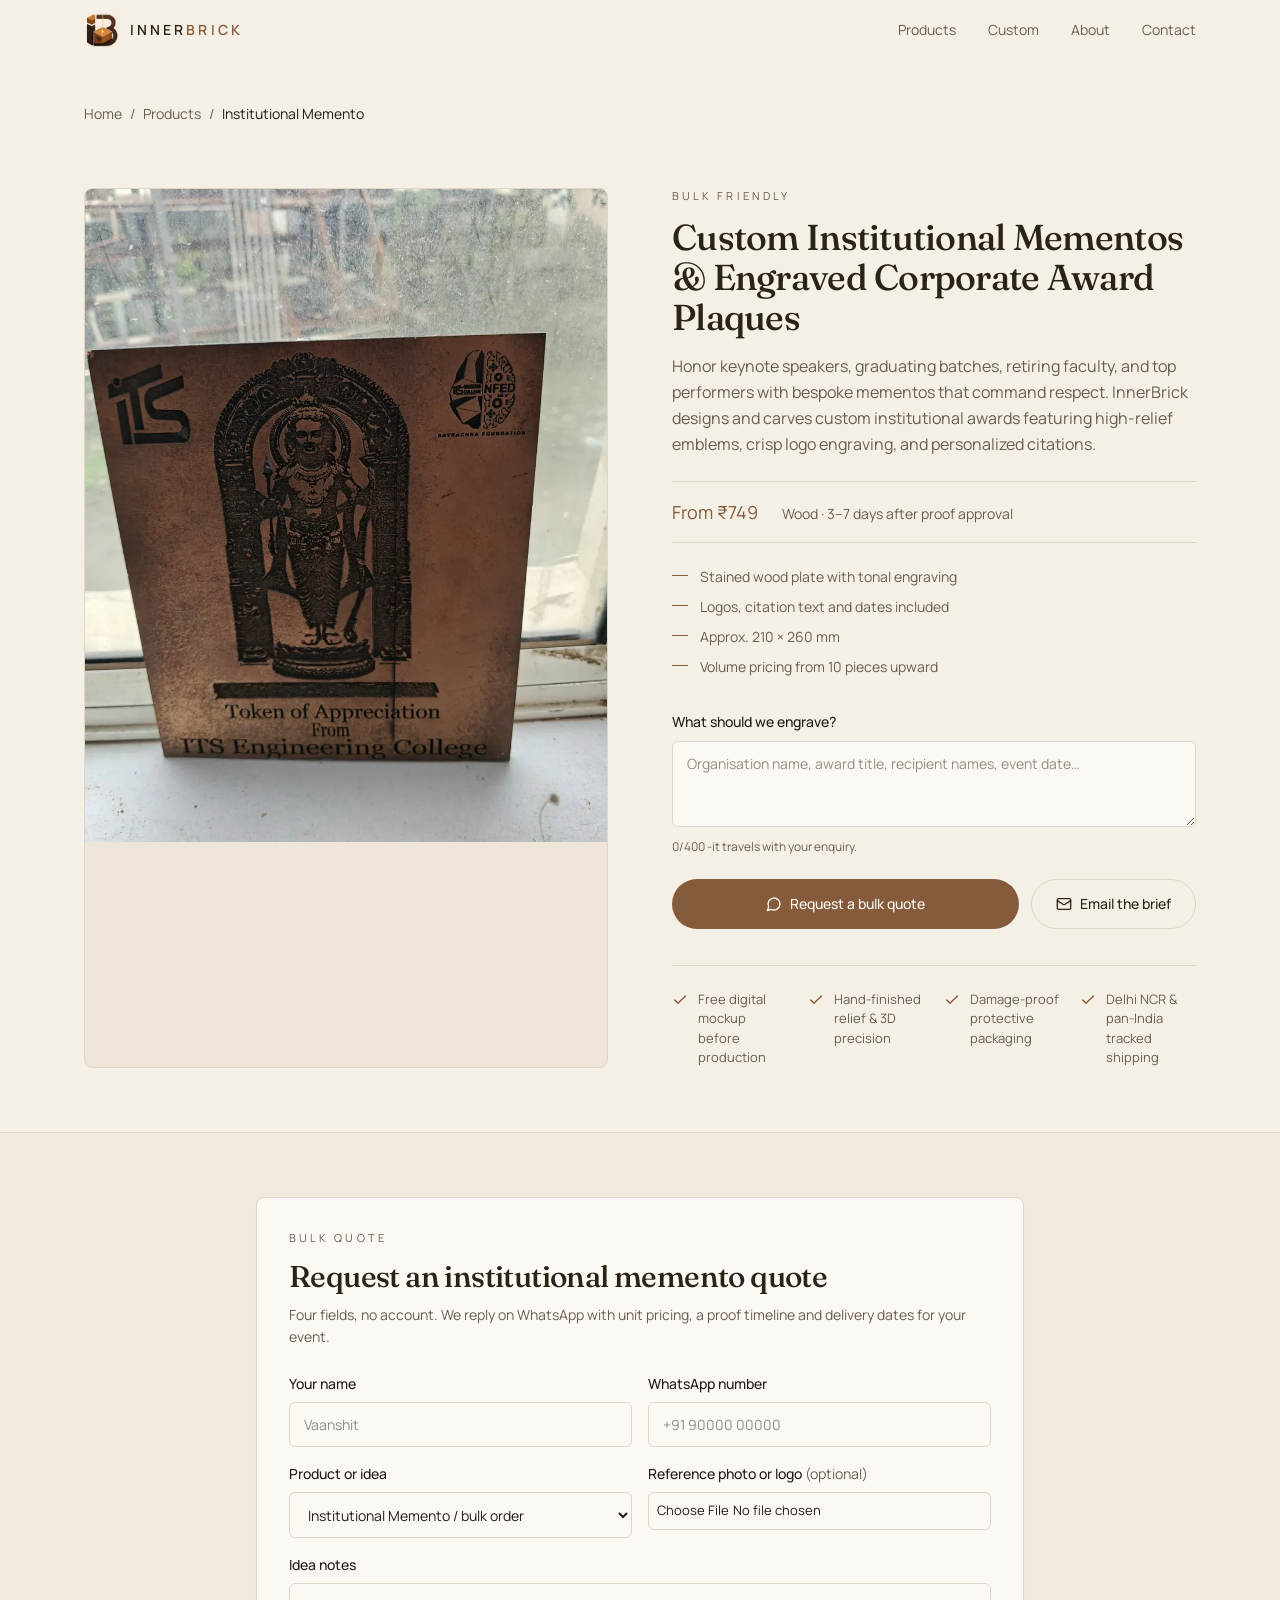
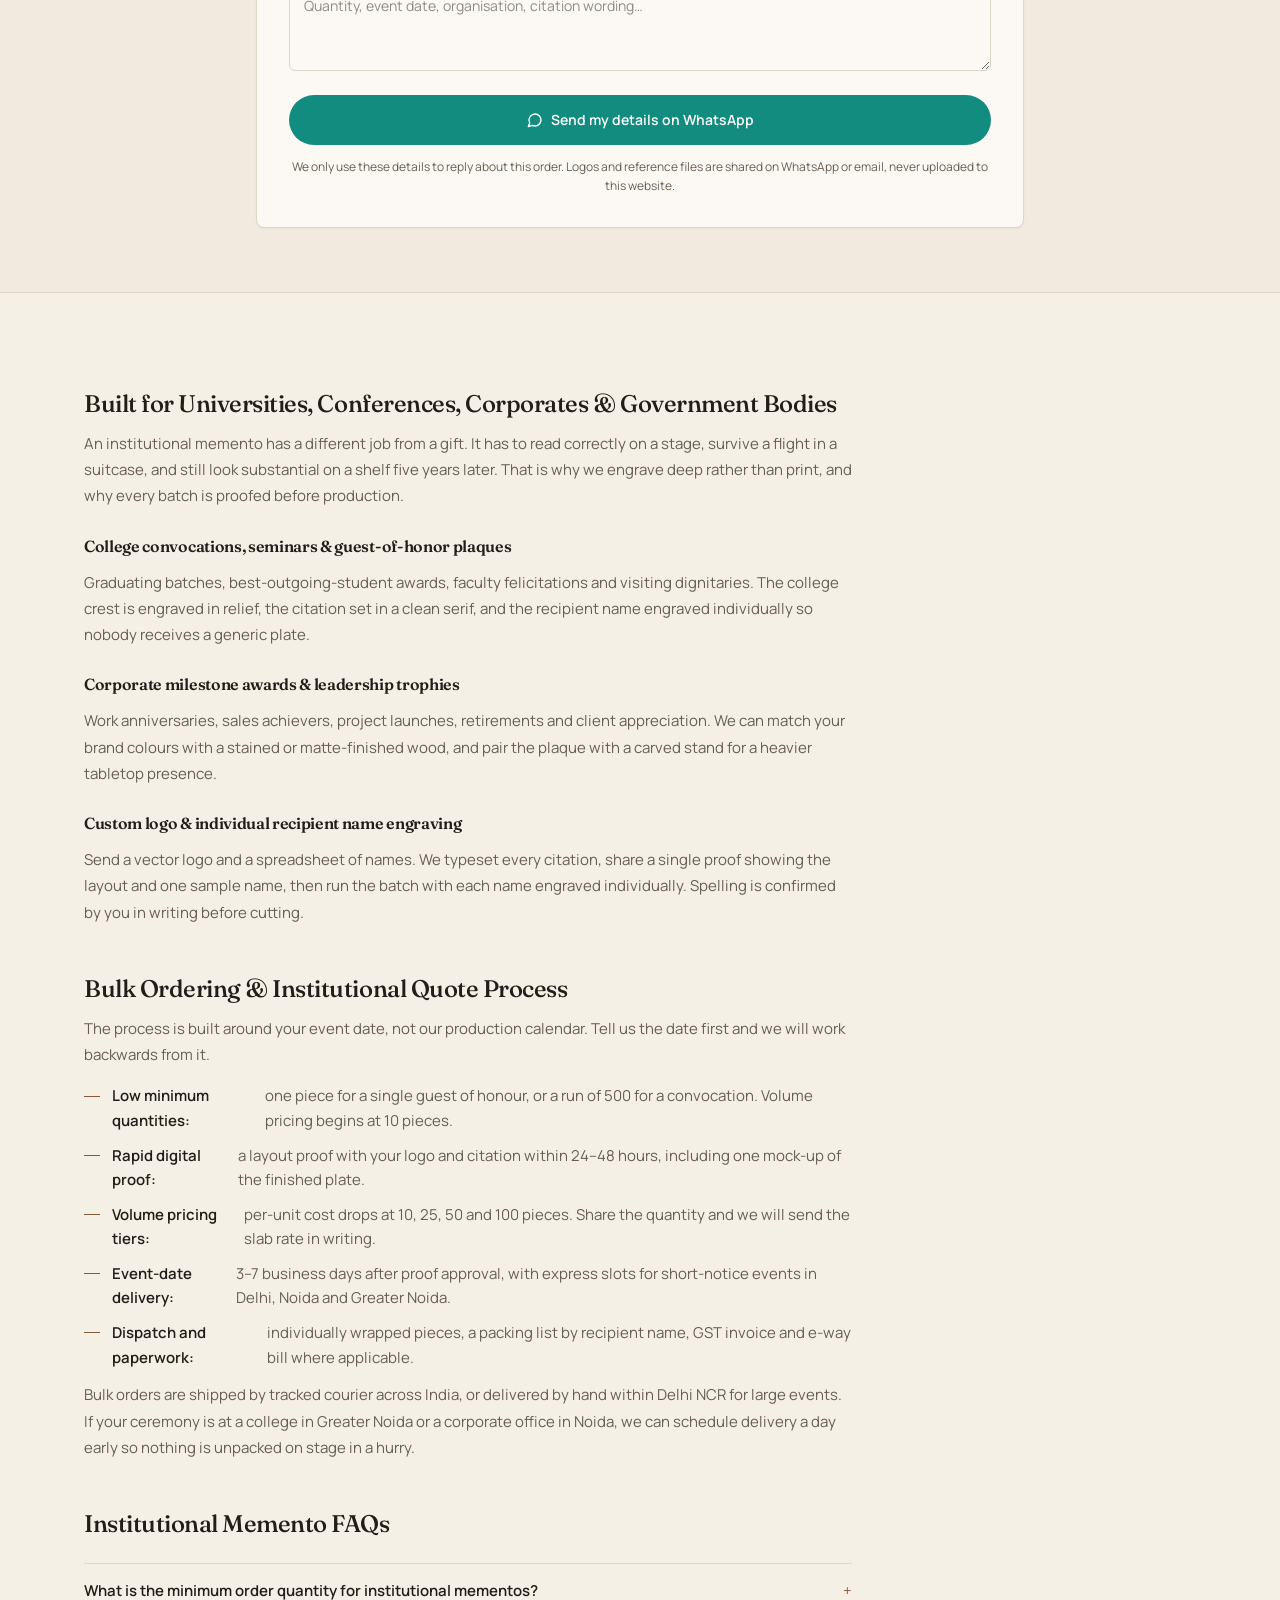
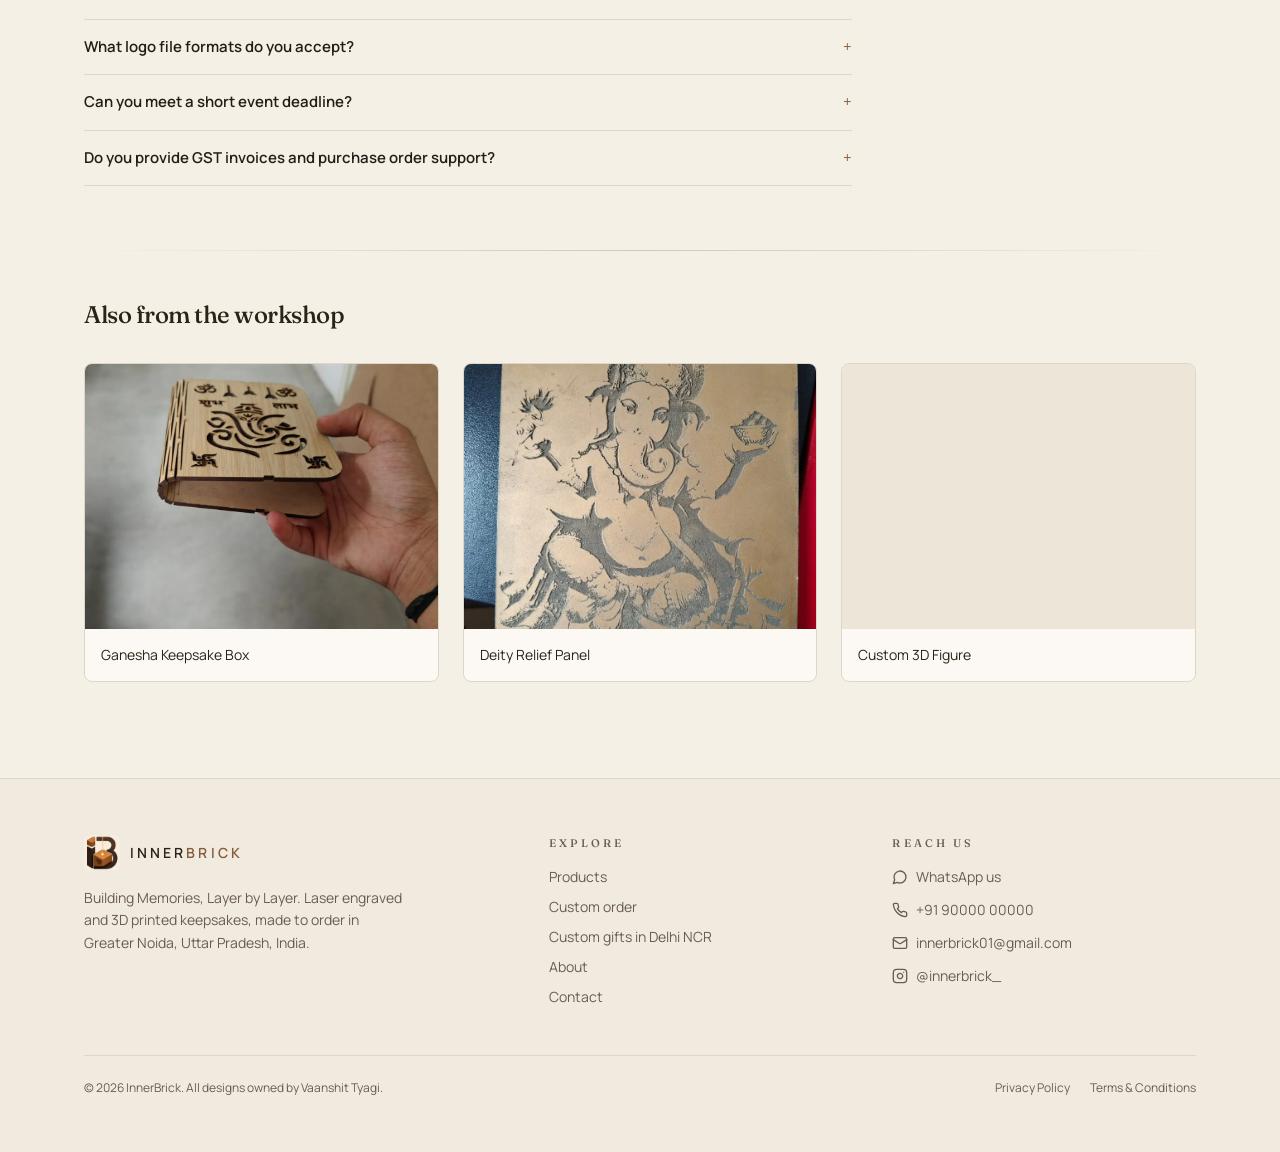
<file: products/institutional-memento/index.html>
<!DOCTYPE html>
<html lang="en">
<head>
<meta charset="utf-8" />
<meta name="viewport" content="width=device-width, initial-scale=1" />
<title>Custom Institutional Mementos &amp; Engraved Corporate Awards | InnerBrick</title>
<meta name="description" content="Order bespoke engraved institutional mementos, conference plaques &amp; corporate trophies with custom logos. Serving Delhi NCR colleges, corporates &amp; pan-India events." />
<meta name="author" content="Vaanshit Tyagi" />
<meta name="theme-color" content="#F5F0E6" />
<link rel="canonical" href="https://www.innerbrick.shop/products/institutional-memento" />
<meta property="og:site_name" content="InnerBrick" />
<meta property="og:type" content="product" />
<meta property="og:title" content="Custom Institutional Mementos &amp; Engraved Corporate Awards | InnerBrick" />
<meta property="og:description" content="Bespoke engraved institutional mementos, conference plaques and corporate trophies with custom logos and citations, delivered across Delhi NCR and India." />
<meta property="og:url" content="https://www.innerbrick.shop/products/institutional-memento" />
<meta name="twitter:card" content="summary_large_image" />
<link rel="icon" type="image/png" href="/favicon.png" />
<link rel="preconnect" href="https://fonts.googleapis.com" />
<link rel="preconnect" href="https://fonts.gstatic.com" crossorigin />
<link rel="preload" as="style" href="https://fonts.googleapis.com/css2?family=Fraunces:opsz,wght@9..144,400;9..144,500;9..144,600&family=Manrope:wght@400;500;600;700&display=swap" />
<link rel="stylesheet" href="https://fonts.googleapis.com/css2?family=Fraunces:opsz,wght@9..144,400;9..144,500;9..144,600&family=Manrope:wght@400;500;600;700&display=swap" media="print" onload="this.media='all'" />
<noscript><link rel="stylesheet" href="https://fonts.googleapis.com/css2?family=Fraunces:opsz,wght@9..144,400;9..144,500;9..144,600&family=Manrope:wght@400;500;600;700&display=swap" /></noscript>
<link rel="preload" as="style" href="/assets/styles.css" />
<link rel="stylesheet" href="/assets/styles.css" />
<link rel="stylesheet" href="/assets/site.css" />
<link rel="preload" as="image" href="/assets/img/memento.webp" type="image/webp" fetchpriority="high" />
<style>html{background:#f5f0e6;color-scheme:light}body{margin:0;background:#f5f0e6;color:#2b2318;font-family:"Manrope",ui-sans-serif,system-ui,sans-serif;-webkit-font-smoothing:antialiased}</style>
<script>document.documentElement.classList.add("js");</script>
<script type="application/ld+json">
{
  "@context": "https://schema.org",
  "@graph": [
    {
      "@type": "BreadcrumbList",
      "itemListElement": [
        { "@type": "ListItem", "position": 1, "name": "Home", "item": "https://www.innerbrick.shop/" },
        { "@type": "ListItem", "position": 2, "name": "Products", "item": "https://www.innerbrick.shop/products" },
        { "@type": "ListItem", "position": 3, "name": "Institutional Memento", "item": "https://www.innerbrick.shop/products/institutional-memento" }
      ]
    },
    {
      "@type": "Product",
      "name": "Custom Institutional Memento",
      "image": ["https://www.innerbrick.shop/assets/img/memento.webp"],
      "description": "A custom engraved institutional memento: a stained wood plate with deep relief emblems, logo engraving and a personalised citation for conferences, convocations and corporate awards.",
      "brand": { "@type": "Brand", "name": "InnerBrick" },
      "category": "Corporate awards and institutional mementos",
      "url": "https://www.innerbrick.shop/products/institutional-memento",
      "offers": {
        "@type": "Offer",
        "url": "https://www.innerbrick.shop/products/institutional-memento",
        "priceCurrency": "INR",
        "price": "749",
        "priceValidUntil": "2027-03-31",
        "availability": "https://schema.org/InStock",
        "itemCondition": "https://schema.org/NewCondition",
        "seller": { "@type": "Organization", "name": "InnerBrick" }
      }
    },
    {
      "@type": "FAQPage",
      "mainEntity": [
        {
          "@type": "Question",
          "name": "What is the minimum order quantity for institutional mementos?",
          "acceptedAnswer": { "@type": "Answer", "text": "There is no minimum for a single award or guest-of-honour plaque. Volume pricing begins at 10 pieces, and we regularly produce runs of 25 to 500 for convocations, conferences and corporate award nights. Every piece in a batch can carry a different recipient name." }
        },
        {
          "@type": "Question",
          "name": "What logo file formats do you accept?",
          "acceptedAnswer": { "@type": "Answer", "text": "Vector files are ideal: SVG, AI, EPS or PDF. A high-resolution PNG or JPG at 300 dpi also works for simple logos. If the only file available is a low-resolution image, we redraw the mark in vector before engraving and show you the proof." }
        },
        {
          "@type": "Question",
          "name": "Can you meet a short event deadline?",
          "acceptedAnswer": { "@type": "Answer", "text": "Usually yes. Standard production is 3–7 business days after proof approval. If your conference date is closer, tell us the date first: we hold express slots for small runs and can dispatch within 48 hours in Delhi NCR when materials are in stock." }
        },
        {
          "@type": "Question",
          "name": "Do you provide GST invoices and purchase order support?",
          "acceptedAnswer": { "@type": "Answer", "text": "Yes. We issue a GST invoice with our GSTIN and accept purchase orders from colleges, companies and government bodies. The standard terms are 50% advance to begin production and the balance before dispatch, paid by NEFT, UPI or bank transfer." }
        }
      ]
    }
  ]
}
</script>
</head>
<body>
<header class="fixed inset-x-0 top-0 z-50 transition-colors duration-300 border-b border-transparent">
  <div class="mx-auto grid max-w-6xl grid-cols-[minmax(0,1fr)_auto] items-center gap-4 px-5 py-3 sm:flex sm:justify-between">
    <a href="/" class="flex min-w-0 items-center gap-2.5">
      <img src="/assets/img/innerbrick-mark.webp" alt="InnerBrick" width="36" height="36" class="h-9 w-9 shrink-0 rounded-md object-contain" />
      <span class="truncate text-sm font-semibold tracking-[0.22em] uppercase">Inner<span class="text-primary">brick</span></span>
    </a>
    <nav class="hidden items-center gap-8 sm:flex">
      <a class="text-sm text-muted-foreground transition-colors hover:text-foreground text-foreground" href="/products" data-status="active" aria-current="page">Products</a>
      <a href="/custom" class="text-sm text-muted-foreground transition-colors hover:text-foreground">Custom</a>
      <a href="/about" class="text-sm text-muted-foreground transition-colors hover:text-foreground">About</a>
      <a href="/contact" class="text-sm text-muted-foreground transition-colors hover:text-foreground">Contact</a>
    </nav>
    <button type="button" aria-label="Open menu" aria-expanded="false" class="justify-self-end rounded-md p-2 text-foreground sm:hidden">
      <svg xmlns="http://www.w3.org/2000/svg" width="24" height="24" viewBox="0 0 24 24" fill="none" stroke="currentColor" stroke-width="2" stroke-linecap="round" stroke-linejoin="round" class="lucide lucide-menu h-5 w-5" aria-hidden="true"><path d="M4 5h16"></path><path d="M4 12h16"></path><path d="M4 19h16"></path></svg>
    </button>
  </div>
</header>

<main class="min-h-screen pt-16">
  <div class="mx-auto max-w-6xl px-5 pt-10">
    <nav aria-label="Breadcrumb" class="text-sm text-muted-foreground">
      <ol class="flex flex-wrap items-center gap-2">
        <li><a href="/" class="hover:text-foreground">Home</a></li>
        <li aria-hidden="true">/</li>
        <li><a href="/products" class="hover:text-foreground">Products</a></li>
        <li aria-hidden="true">/</li>
        <li><span aria-current="page" class="text-foreground">Institutional Memento</span></li>
      </ol>
    </nav>
  </div>

  <div class="mx-auto grid max-w-6xl gap-10 px-5 py-10 lg:grid-cols-2 lg:gap-16 lg:py-16">
    <div class="reveal overflow-hidden rounded-lg border border-border bg-secondary">
      <img src="/assets/img/memento.webp" alt="Engraved wooden appreciation memento for ITS Engineering College" width="900" height="1200" loading="eager" fetchpriority="high" decoding="async" class="aspect-[4/5] w-full object-cover" />
    </div>
    <div class="reveal">
      <p class="eyebrow">Bulk Friendly</p>
      <h1 class="mt-3 text-3xl sm:text-4xl">Custom Institutional Mementos &amp; Engraved Corporate Award Plaques</h1>
      <p class="mt-4 text-base leading-relaxed text-muted-foreground">Honor keynote speakers, graduating batches, retiring faculty, and top performers with bespoke mementos that command respect. InnerBrick designs and carves custom institutional awards featuring high-relief emblems, crisp logo engraving, and personalized citations.</p>
      <div class="mt-6 flex flex-wrap items-baseline gap-x-6 gap-y-2 border-y border-border py-4">
        <p class="text-lg text-primary">From ₹749</p>
        <p class="text-sm text-muted-foreground">Wood · 3–7 days after proof approval</p>
      </div>
      <ul class="mt-6 space-y-2.5 text-sm text-muted-foreground">
        <li class="flex gap-3"><span aria-hidden="true" class="mt-2 h-px w-4 shrink-0 bg-primary"></span>Stained wood plate with tonal engraving</li>
        <li class="flex gap-3"><span aria-hidden="true" class="mt-2 h-px w-4 shrink-0 bg-primary"></span>Logos, citation text and dates included</li>
        <li class="flex gap-3"><span aria-hidden="true" class="mt-2 h-px w-4 shrink-0 bg-primary"></span>Approx. 210 × 260 mm</li>
        <li class="flex gap-3"><span aria-hidden="true" class="mt-2 h-px w-4 shrink-0 bg-primary"></span>Volume pricing from 10 pieces upward</li>
      </ul>
      <div class="mt-8">
        <label for="engraving" class="text-sm font-medium text-foreground">What should we engrave?</label>
        <textarea id="engraving" maxlength="400" rows="3" placeholder="Organisation name, award title, recipient names, event date…" class="mt-2 w-full rounded-md border border-input bg-card px-3.5 py-3 text-sm outline-none focus:border-primary focus:ring-2 focus:ring-ring/25"></textarea>
        <p class="mt-1.5 text-xs text-muted-foreground">0/400 -it travels with your enquiry.</p>
      </div>
      <div class="mt-6 flex flex-col gap-3 sm:flex-row">
        <a href="https://wa.me/919000000000" data-wa-link data-wa-text="Hi InnerBrick, I need a bulk quote for institutional mementos." class="inline-flex flex-1 items-center justify-center gap-2 rounded-full bg-primary px-6 py-3.5 text-sm font-medium text-primary-foreground transition-all hover:bg-primary/90 hover:shadow-lift">
          <svg xmlns="http://www.w3.org/2000/svg" width="24" height="24" viewBox="0 0 24 24" fill="none" stroke="currentColor" stroke-width="2" stroke-linecap="round" stroke-linejoin="round" class="lucide lucide-message-circle h-4 w-4" aria-hidden="true"><path d="M7.9 20A9 9 0 1 0 4 16.1L2 22Z"></path></svg>
          Request a bulk quote
        </a>
        <a href="mailto:innerbrick01@gmail.com?subject=Bulk%20enquiry%20-%20Institutional%20Mementos&amp;body=Hi%20InnerBrick%2C%0A%0AWe%20need%20institutional%20mementos.%0AQuantity%3A%0AEvent%20date%3A%0ACitation%20details%3A%0A%0APlease%20share%20a%20proof%2C%20price%20and%20timeline." class="inline-flex items-center justify-center gap-2 rounded-full border border-border px-6 py-3.5 text-sm font-medium transition-colors hover:bg-secondary">
          <svg xmlns="http://www.w3.org/2000/svg" width="24" height="24" viewBox="0 0 24 24" fill="none" stroke="currentColor" stroke-width="2" stroke-linecap="round" stroke-linejoin="round" class="lucide lucide-mail h-4 w-4" aria-hidden="true"><path d="m22 7-8.991 5.727a2 2 0 0 1-2.009 0L2 7"></path><rect x="2" y="4" width="20" height="16" rx="2"></rect></svg>
          Email the brief
        </a>
      </div>
      <ul class="ib-trust">
        <li class="ib-trust__item"><svg xmlns="http://www.w3.org/2000/svg" viewBox="0 0 24 24" fill="none" stroke="currentColor" stroke-width="2" stroke-linecap="round" stroke-linejoin="round" aria-hidden="true"><path d="M20 6 9 17l-5-5"></path></svg>Free digital mockup before production</li>
        <li class="ib-trust__item"><svg xmlns="http://www.w3.org/2000/svg" viewBox="0 0 24 24" fill="none" stroke="currentColor" stroke-width="2" stroke-linecap="round" stroke-linejoin="round" aria-hidden="true"><path d="M20 6 9 17l-5-5"></path></svg>Hand-finished relief &amp; 3D precision</li>
        <li class="ib-trust__item"><svg xmlns="http://www.w3.org/2000/svg" viewBox="0 0 24 24" fill="none" stroke="currentColor" stroke-width="2" stroke-linecap="round" stroke-linejoin="round" aria-hidden="true"><path d="M20 6 9 17l-5-5"></path></svg>Damage-proof protective packaging</li>
        <li class="ib-trust__item"><svg xmlns="http://www.w3.org/2000/svg" viewBox="0 0 24 24" fill="none" stroke="currentColor" stroke-width="2" stroke-linecap="round" stroke-linejoin="round" aria-hidden="true"><path d="M20 6 9 17l-5-5"></path></svg>Delhi NCR &amp; pan-India tracked shipping</li>
      </ul>
    </div>
  </div>

  <section id="quote" class="border-y border-border bg-secondary/50 px-5 py-16 sm:py-20">
    <div class="mx-auto max-w-3xl">
      <form class="ib-quote reveal" data-quote-form novalidate>
        <p class="eyebrow">Bulk quote</p>
        <h2 class="mt-3 text-2xl leading-tight sm:text-3xl">Request an institutional memento quote</h2>
        <p class="mt-2 text-sm leading-relaxed text-muted-foreground">Four fields, no account. We reply on WhatsApp with unit pricing, a proof timeline and delivery dates for your event.</p>
        <div class="ib-quote__grid">
          <div class="ib-field">
            <label for="q-name">Your name</label>
            <input id="q-name" name="name" maxlength="80" autocomplete="name" placeholder="Vaanshit" />
          </div>
          <div class="ib-field">
            <label for="q-phone">WhatsApp number</label>
            <input id="q-phone" name="phone" inputmode="tel" maxlength="16" autocomplete="tel" placeholder="+91 90000 00000" />
          </div>
          <div class="ib-field">
            <label for="q-product">Product or idea</label>
            <select id="q-product" name="product">
              <option>Custom 3D Figure</option>
              <option>Deity Relief Panel</option>
              <option>Ganesha Keepsake Box</option>
              <option selected>Institutional Memento / bulk order</option>
              <option>Something else</option>
            </select>
          </div>
          <div class="ib-field">
            <label for="q-photo">Reference photo or logo <span class="ib-opt">(optional)</span></label>
            <input id="q-photo" name="photo" type="file" accept="image/*,.pdf,.svg,.ai,.eps" />
          </div>
          <div class="ib-field ib-field--full">
            <label for="q-notes">Idea notes</label>
            <textarea id="q-notes" name="notes" rows="3" maxlength="800" placeholder="Quantity, event date, organisation, citation wording…"></textarea>
          </div>
        </div>
        <button type="submit" class="ib-quote__submit">
          <svg xmlns="http://www.w3.org/2000/svg" width="24" height="24" viewBox="0 0 24 24" fill="none" stroke="currentColor" stroke-width="2" stroke-linecap="round" stroke-linejoin="round" class="lucide lucide-message-circle h-4 w-4" aria-hidden="true"><path d="M7.9 20A9 9 0 1 0 4 16.1L2 22Z"></path></svg>
          Send my details on WhatsApp
        </button>
        <p class="ib-quote__note">We only use these details to reply about this order. Logos and reference files are shared on WhatsApp or email, never uploaded to this website.</p>
        <p class="ib-quote__status" data-quote-status role="status" aria-live="polite"></p>
      </form>
    </div>
  </section>

  <div class="mx-auto max-w-6xl px-5 py-16">
    <div class="ib-detail reveal max-w-3xl">
      <h2>Built for Universities, Conferences, Corporates &amp; Government Bodies</h2>
      <p>An institutional memento has a different job from a gift. It has to read correctly on a stage, survive a flight in a suitcase, and still look substantial on a shelf five years later. That is why we engrave deep rather than print, and why every batch is proofed before production.</p>
      <h3>College convocations, seminars &amp; guest-of-honor plaques</h3>
      <p>Graduating batches, best-outgoing-student awards, faculty felicitations and visiting dignitaries. The college crest is engraved in relief, the citation set in a clean serif, and the recipient name engraved individually so nobody receives a generic plate.</p>
      <h3>Corporate milestone awards &amp; leadership trophies</h3>
      <p>Work anniversaries, sales achievers, project launches, retirements and client appreciation. We can match your brand colours with a stained or matte-finished wood, and pair the plaque with a carved stand for a heavier tabletop presence.</p>
      <h3>Custom logo &amp; individual recipient name engraving</h3>
      <p>Send a vector logo and a spreadsheet of names. We typeset every citation, share a single proof showing the layout and one sample name, then run the batch with each name engraved individually. Spelling is confirmed by you in writing before cutting.</p>

      <h2 class="mt-12">Bulk Ordering &amp; Institutional Quote Process</h2>
      <p>The process is built around your event date, not our production calendar. Tell us the date first and we will work backwards from it.</p>
      <ul>
        <li><strong>Low minimum quantities:</strong> one piece for a single guest of honour, or a run of 500 for a convocation. Volume pricing begins at 10 pieces.</li>
        <li><strong>Rapid digital proof:</strong> a layout proof with your logo and citation within 24–48 hours, including one mock-up of the finished plate.</li>
        <li><strong>Volume pricing tiers:</strong> per-unit cost drops at 10, 25, 50 and 100 pieces. Share the quantity and we will send the slab rate in writing.</li>
        <li><strong>Event-date delivery:</strong> 3–7 business days after proof approval, with express slots for short-notice events in Delhi, Noida and Greater Noida.</li>
        <li><strong>Dispatch and paperwork:</strong> individually wrapped pieces, a packing list by recipient name, GST invoice and e-way bill where applicable.</li>
      </ul>
      <p>Bulk orders are shipped by tracked courier across India, or delivered by hand within Delhi NCR for large events. If your ceremony is at a college in Greater Noida or a corporate office in Noida, we can schedule delivery a day early so nothing is unpacked on stage in a hurry.</p>

      <h2 class="mt-12">Institutional Memento FAQs</h2>
      <div class="ib-faq">
        <details>
          <summary>What is the minimum order quantity for institutional mementos?</summary>
          <p>There is no minimum for a single award or guest-of-honour plaque. Volume pricing begins at 10 pieces, and we regularly produce runs of 25 to 500 for convocations, conferences and corporate award nights. Every piece in a batch can carry a different recipient name.</p>
        </details>
        <details>
          <summary>What logo file formats do you accept?</summary>
          <p>Vector files are ideal: SVG, AI, EPS or PDF. A high-resolution PNG or JPG at 300 dpi also works for simple logos. If the only file available is a low-resolution image, we redraw the mark in vector before engraving and show you the proof.</p>
        </details>
        <details>
          <summary>Can you meet a short event deadline?</summary>
          <p>Usually yes. Standard production is 3–7 business days after proof approval. If your conference date is closer, tell us the date first: we hold express slots for small runs and can dispatch within 48 hours in Delhi NCR when materials are in stock.</p>
        </details>
        <details>
          <summary>Do you provide GST invoices and purchase order support?</summary>
          <p>Yes. We issue a GST invoice with our GSTIN and accept purchase orders from colleges, companies and government bodies. The standard terms are 50% advance to begin production and the balance before dispatch, paid by NEFT, UPI or bank transfer.</p>
        </details>
      </div>
    </div>
  </div>

  <div class="mx-auto max-w-6xl px-5 pb-24">
    <div class="rule-line"></div>
    <h2 class="reveal mt-12 text-2xl">Also from the workshop</h2>
    <div class="mt-8 grid gap-6 sm:grid-cols-3">
      <a href="/products/ganesha-keepsake-box" class="reveal group overflow-hidden rounded-lg border border-border bg-card transition-all hover:-translate-y-1 hover:shadow-lift">
        <div class="aspect-[4/3] overflow-hidden bg-secondary">
          <img src="/assets/img/ganesha-box.webp" alt="Wooden keepsake box with a laser-cut Ganesha, Om and Shubh Labh engraving, held in hand" width="1000" height="1333" loading="lazy" decoding="async" class="h-full w-full object-cover transition-transform duration-700 group-hover:scale-105" />
        </div>
        <p class="p-4 text-sm">Ganesha Keepsake Box</p>
      </a>
      <a href="/products/deity-relief-panel" class="reveal group overflow-hidden rounded-lg border border-border bg-card transition-all hover:-translate-y-1 hover:shadow-lift">
        <div class="aspect-[4/3] overflow-hidden bg-secondary">
          <img src="/assets/img/ganesha-plaque.webp" alt="Deep laser engraved Ganesha relief panel on wood" width="850" height="1133" loading="lazy" decoding="async" class="h-full w-full object-cover transition-transform duration-700 group-hover:scale-105" />
        </div>
        <p class="p-4 text-sm">Deity Relief Panel</p>
      </a>
      <a href="/products/custom-3d-figure" class="reveal group overflow-hidden rounded-lg border border-border bg-card transition-all hover:-translate-y-1 hover:shadow-lift">
        <div class="aspect-[4/3] overflow-hidden bg-secondary">
          <img src="/assets/img/samurai-3d.webp" alt="Teal 3D printed samurai warrior figure standing on a desk" width="1000" height="1333" loading="lazy" decoding="async" class="h-full w-full object-cover transition-transform duration-700 group-hover:scale-105" />
        </div>
        <p class="p-4 text-sm">Custom 3D Figure</p>
      </a>
    </div>
  </div>
</main>

<footer class="border-t border-border bg-secondary/50">
  <div class="mx-auto max-w-6xl px-5 py-14">
    <div class="grid gap-10 md:grid-cols-[1.4fr_1fr_1fr]">
      <div>
        <div class="flex items-center gap-2.5">
          <img src="/assets/img/innerbrick-mark.webp" alt="" width="36" height="36" loading="lazy" decoding="async" class="h-9 w-9 rounded-md object-contain" />
          <span class="text-sm font-semibold tracking-[0.22em] uppercase">Inner<span class="text-primary">brick</span></span>
        </div>
        <p class="mt-4 max-w-xs text-sm leading-relaxed text-muted-foreground">Building Memories, Layer by Layer. Laser engraved and 3D printed keepsakes, made to order in Greater Noida, Uttar Pradesh, India.</p>
      </div>
      <div>
        <h3 class="eyebrow">Explore</h3>
        <ul class="mt-4 space-y-2.5 text-sm text-muted-foreground">
          <li><a href="/products" class="hover:text-foreground">Products</a></li>
          <li><a href="/custom" class="hover:text-foreground">Custom order</a></li>
          <li><a href="/custom-gifts-delhi-ncr" class="hover:text-foreground">Custom gifts in Delhi NCR</a></li>
          <li><a href="/about" class="hover:text-foreground">About</a></li>
          <li><a href="/contact" class="hover:text-foreground">Contact</a></li>
        </ul>
      </div>
      <div>
        <h3 class="eyebrow">Reach us</h3>
        <ul class="mt-4 space-y-2.5 text-sm text-muted-foreground">
          <li><a href="https://wa.me/919000000000" data-wa-link data-wa-text="Hi InnerBrick, I'd like a quote." class="inline-flex items-center gap-2 hover:text-foreground"><svg xmlns="http://www.w3.org/2000/svg" width="24" height="24" viewBox="0 0 24 24" fill="none" stroke="currentColor" stroke-width="2" stroke-linecap="round" stroke-linejoin="round" class="lucide lucide-message-circle h-4 w-4" aria-hidden="true"><path d="M7.9 20A9 9 0 1 0 4 16.1L2 22Z"></path></svg> WhatsApp us</a></li>
          <li><a href="tel:+919000000000" data-tel-link class="inline-flex items-center gap-2 hover:text-foreground"><svg xmlns="http://www.w3.org/2000/svg" width="24" height="24" viewBox="0 0 24 24" fill="none" stroke="currentColor" stroke-width="2" stroke-linecap="round" stroke-linejoin="round" class="lucide lucide-phone h-4 w-4" aria-hidden="true"><path d="M22 16.92v3a2 2 0 0 1-2.18 2 19.79 19.79 0 0 1-8.63-3.07 19.5 19.5 0 0 1-6-6 19.79 19.79 0 0 1-3.07-8.67A2 2 0 0 1 4.11 2h3a2 2 0 0 1 2 1.72 12.84 12.84 0 0 0 .7 2.81 2 2 0 0 1-.45 2.11L8.09 9.91a16 16 0 0 0 6 6l1.27-1.27a2 2 0 0 1 2.11-.45 12.84 12.84 0 0 0 2.81.7A2 2 0 0 1 22 16.92z"></path></svg> <span data-phone-display>+91 90000 00000</span></a></li>
          <li><a href="mailto:innerbrick01@gmail.com" class="inline-flex items-center gap-2 hover:text-foreground"><svg xmlns="http://www.w3.org/2000/svg" width="24" height="24" viewBox="0 0 24 24" fill="none" stroke="currentColor" stroke-width="2" stroke-linecap="round" stroke-linejoin="round" class="lucide lucide-mail h-4 w-4" aria-hidden="true"><path d="m22 7-8.991 5.727a2 2 0 0 1-2.009 0L2 7"></path><rect x="2" y="4" width="20" height="16" rx="2"></rect></svg> innerbrick01@gmail.com</a></li>
          <li><a href="https://www.instagram.com/innerbrick_/" target="_blank" rel="noopener noreferrer" class="inline-flex items-center gap-2 hover:text-foreground"><svg xmlns="http://www.w3.org/2000/svg" width="24" height="24" viewBox="0 0 24 24" fill="none" stroke="currentColor" stroke-width="2" stroke-linecap="round" stroke-linejoin="round" class="lucide lucide-instagram h-4 w-4" aria-hidden="true"><rect width="20" height="20" x="2" y="2" rx="5" ry="5"></rect><path d="M16 11.37A4 4 0 1 1 12.63 8 4 4 0 0 1 16 11.37z"></path><line x1="17.5" x2="17.51" y1="6.5" y2="6.5"></line></svg> @innerbrick_</a></li>
        </ul>
      </div>
    </div>
    <div class="mt-12 flex flex-col gap-3 border-t border-border pt-6 text-xs text-muted-foreground sm:flex-row sm:items-center sm:justify-between">
      <p>© 2026 InnerBrick. All designs owned by Vaanshit Tyagi.</p>
      <div class="flex gap-5">
        <a href="/privacy" class="hover:text-foreground">Privacy Policy</a>
        <a href="/terms" class="hover:text-foreground">Terms &amp; Conditions</a>
      </div>
    </div>
  </div>
</footer>

<div class="ib-cta-bar" role="complementary" aria-label="Quick enquiry">
  <a href="https://wa.me/919000000000" data-wa-link data-wa-text="Hi InnerBrick, I need a bulk quote for institutional mementos." class="ib-cta-bar__wa">
    <svg xmlns="http://www.w3.org/2000/svg" viewBox="0 0 24 24" fill="none" stroke="currentColor" stroke-width="2" stroke-linecap="round" stroke-linejoin="round" aria-hidden="true"><path d="M7.9 20A9 9 0 1 0 4 16.1L2 22Z"></path></svg>
    WhatsApp Quote
  </a>
  <a href="tel:+919000000000" data-tel-link class="ib-cta-bar__call">
    <svg xmlns="http://www.w3.org/2000/svg" viewBox="0 0 24 24" fill="none" stroke="currentColor" stroke-width="2" stroke-linecap="round" stroke-linejoin="round" aria-hidden="true"><path d="M22 16.92v3a2 2 0 0 1-2.18 2 19.79 19.79 0 0 1-8.63-3.07 19.5 19.5 0 0 1-6-6 19.79 19.79 0 0 1-3.07-8.67A2 2 0 0 1 4.11 2h3a2 2 0 0 1 2 1.72 12.84 12.84 0 0 0 .7 2.81 2 2 0 0 1-.45 2.11L8.09 9.91a16 16 0 0 0 6 6l1.27-1.27a2 2 0 0 1 2.11-.45 12.84 12.84 0 0 0 2.81.7A2 2 0 0 1 22 16.92z"></path></svg>
    Call Now
  </a>
</div>

<script src="/assets/config.js" defer></script>
<script src="/assets/app.js" defer></script>
</body>
</html>
</file>
<file: assets/site.css>
/* Additions for the static rebuild -hero line entrance */

html.js [data-hero-line] {
  opacity: 0;
  transform: translateY(110%);
}

html.js [data-hero-line].hero-in {
  animation: hero-line 1.1s cubic-bezier(0.165, 0.84, 0.44, 1) forwards;
}

@keyframes hero-line {
  from {
    opacity: 0;
    transform: translateY(110%);
  }
  to {
    opacity: 1;
    transform: translateY(0);
  }
}

@media (prefers-reduced-motion: reduce) {
  html.js [data-hero-line] {
    opacity: 1;
    transform: none;
    animation: none;
  }
}

/* ============================================================================
   Components added with the technical SEO / CRO pass:
   trust strip, sticky WhatsApp + Call bar, instant quote form,
   comparison table, FAQ accordion and long-form detail sections.
   Colours come from the compiled Tailwind theme in styles.css.
   ========================================================================== */

/* --- Trust strip ---------------------------------------------------------- */
.ib-trust {
  display: grid;
  gap: 0.75rem 1.25rem;
  max-width: 64rem;
  margin: 2.25rem auto 0;
  padding-top: 1.5rem;
  border-top: 1px solid var(--border);
  text-align: left;
}

@media (min-width: 640px) {
  .ib-trust {
    grid-template-columns: repeat(2, minmax(0, 1fr));
  }
}

@media (min-width: 1024px) {
  .ib-trust {
    grid-template-columns: repeat(4, minmax(0, 1fr));
  }
}

.ib-trust__item {
  display: flex;
  align-items: flex-start;
  gap: 0.625rem;
  font-size: 0.8125rem;
  line-height: 1.5;
  color: var(--muted-foreground);
}

.ib-trust__item svg {
  flex: none;
  width: 1rem;
  height: 1rem;
  margin-top: 0.15rem;
  color: var(--primary);
}

/* --- Sticky mobile CTA bar ------------------------------------------------ */
.ib-cta-bar {
  position: fixed;
  inset-inline: 0;
  bottom: 0;
  z-index: 45;
  display: grid;
  grid-template-columns: 1fr 1fr;
  gap: 0.5rem;
  padding: 0.625rem 0.75rem calc(0.625rem + env(safe-area-inset-bottom));
  background: var(--background);
  border-top: 1px solid var(--border);
  box-shadow: 0 -6px 18px rgb(0 0 0 / 0.06);
}

@media (min-width: 640px) {
  .ib-cta-bar {
    display: none;
  }
}

.ib-cta-bar a {
  display: inline-flex;
  align-items: center;
  justify-content: center;
  gap: 0.5rem;
  border-radius: 9999px;
  padding: 0.75rem 0.75rem;
  font-size: 0.875rem;
  font-weight: 600;
  line-height: 1.2;
  text-decoration: none;
}

.ib-cta-bar svg {
  width: 1rem;
  height: 1rem;
  flex: none;
}

.ib-cta-bar__wa {
  background: #128c7e;
  color: #fff;
}

.ib-cta-bar__wa:hover {
  background: #0e7266;
}

.ib-cta-bar__call {
  background: var(--primary);
  color: var(--primary-foreground);
}

@media (max-width: 639px) {
  body {
    padding-bottom: 5rem;
  }
}

/* --- Instant quote form --------------------------------------------------- */
.ib-quote {
  border: 1px solid var(--border);
  border-radius: var(--radius);
  background: var(--card);
  padding: 1.5rem;
  box-shadow: 0 1px 2px rgb(0 0 0 / 0.04);
}

@media (min-width: 640px) {
  .ib-quote {
    padding: 2rem;
  }
}

.ib-quote__grid {
  display: grid;
  gap: 1rem;
  margin-top: 1.5rem;
}

@media (min-width: 640px) {
  .ib-quote__grid {
    grid-template-columns: repeat(2, minmax(0, 1fr));
  }

  .ib-field--full {
    grid-column: 1 / -1;
  }
}

.ib-field label {
  display: block;
  font-size: 0.875rem;
  font-weight: 500;
  color: var(--foreground);
}

.ib-field .ib-opt {
  font-weight: 400;
  color: var(--muted-foreground);
}

.ib-field input,
.ib-field select,
.ib-field textarea {
  display: block;
  width: 100%;
  margin-top: 0.5rem;
  border: 1px solid var(--input, var(--border));
  border-radius: calc(var(--radius) - 2px);
  background: var(--card);
  padding: 0.7rem 0.875rem;
  font: inherit;
  font-size: 0.875rem;
  color: var(--foreground);
}

.ib-field textarea {
  min-height: 5.5rem;
  resize: vertical;
}

.ib-field input[type="file"] {
  padding: 0.5rem;
  font-size: 0.8125rem;
}

.ib-field input:focus,
.ib-field select:focus,
.ib-field textarea:focus {
  outline: none;
  border-color: var(--primary);
  box-shadow: 0 0 0 3px rgb(0 0 0 / 0.06);
}

.ib-error {
  margin-top: 0.375rem;
  font-size: 0.75rem;
  color: var(--destructive, #b42318);
}

.ib-quote__submit {
  cursor: pointer;
  display: inline-flex;
  width: 100%;
  align-items: center;
  justify-content: center;
  gap: 0.5rem;
  margin-top: 1.5rem;
  border-radius: 9999px;
  background: #128c7e;
  padding: 0.9rem 1.5rem;
  font-size: 0.875rem;
  font-weight: 600;
  color: #fff;
  transition: background-color 0.2s ease;
}

.ib-quote__submit:hover {
  background: #0e7266;
}

.ib-quote__note {
  margin-top: 0.75rem;
  font-size: 0.75rem;
  line-height: 1.6;
  color: var(--muted-foreground);
  text-align: center;
}

.ib-quote__status {
  margin-top: 0.75rem;
  font-size: 0.8125rem;
  line-height: 1.6;
  color: var(--primary);
  text-align: center;
}

.ib-quote__status:empty {
  display: none;
}

/* --- Comparison table ----------------------------------------------------- */
.ib-table-wrap {
  margin-top: 1.75rem;
  overflow-x: auto;
  border: 1px solid var(--border);
  border-radius: var(--radius);
  background: var(--card);
  -webkit-overflow-scrolling: touch;
}

.ib-table {
  width: 100%;
  min-width: 44rem;
  border-collapse: collapse;
  font-size: 0.875rem;
}

.ib-table th,
.ib-table td {
  padding: 0.85rem 1rem;
  border-bottom: 1px solid var(--border);
  text-align: left;
  vertical-align: top;
}

.ib-table thead th {
  background: var(--secondary);
  font-size: 0.6875rem;
  font-weight: 600;
  letter-spacing: 0.1em;
  text-transform: uppercase;
  color: var(--muted-foreground);
  white-space: nowrap;
}

.ib-table tbody th {
  font-weight: 600;
  color: var(--foreground);
}

.ib-table tbody tr:last-child th,
.ib-table tbody tr:last-child td {
  border-bottom: 0;
}

.ib-table a {
  color: var(--primary);
  text-decoration: underline;
  text-underline-offset: 0.2em;
}

/* --- FAQ accordion -------------------------------------------------------- */
.ib-faq {
  margin-top: 1.5rem;
  border-top: 1px solid var(--border);
}

.ib-faq details {
  border-bottom: 1px solid var(--border);
}

.ib-faq summary {
  display: flex;
  align-items: baseline;
  justify-content: space-between;
  gap: 1rem;
  padding: 1rem 0;
  cursor: pointer;
  font-size: 0.9375rem;
  font-weight: 600;
  color: var(--foreground);
  list-style: none;
}

.ib-faq summary::-webkit-details-marker {
  display: none;
}

.ib-faq summary::after {
  content: "+";
  flex: none;
  font-weight: 400;
  color: var(--primary);
}

.ib-faq details[open] summary::after {
  content: "\2013";
}

.ib-faq p {
  padding: 0 0 1rem;
  font-size: 0.875rem;
  line-height: 1.7;
  color: var(--muted-foreground);
}

/* --- Long-form detail blocks --------------------------------------------- */
.ib-detail {
  margin-top: 2rem;
}

.ib-detail h2 {
  font-size: 1.5rem;
  line-height: 1.25;
  color: var(--foreground);
}

.ib-detail h3 {
  margin-top: 1.5rem;
  font-size: 1rem;
  font-weight: 600;
  color: var(--foreground);
}

.ib-detail p {
  margin-top: 0.75rem;
  font-size: 0.9375rem;
  line-height: 1.75;
  color: var(--muted-foreground);
}

.ib-detail ul {
  margin-top: 1rem;
  display: grid;
  gap: 0.6rem;
  font-size: 0.9375rem;
  line-height: 1.65;
  color: var(--muted-foreground);
}

.ib-detail li {
  display: flex;
  gap: 0.75rem;
}

.ib-detail li::before {
  content: "";
  flex: none;
  width: 1rem;
  height: 1px;
  margin-top: 0.7rem;
  background: var(--primary);
}

.ib-detail strong {
  color: var(--foreground);
  font-weight: 600;
}

/* --- Three-step cards ---------------------------------------------------- */
.ib-steps {
  display: grid;
  gap: 1.25rem;
  margin-top: 1.75rem;
  counter-reset: ib-step;
}

@media (min-width: 768px) {
  .ib-steps {
    grid-template-columns: repeat(3, minmax(0, 1fr));
  }
}

.ib-step {
  border: 1px solid var(--border);
  border-radius: var(--radius);
  background: var(--card);
  padding: 1.5rem;
}

.ib-step__num {
  font-family: var(--font-display);
  font-size: 0.875rem;
  color: var(--primary);
}

.ib-step h3 {
  margin-top: 0.5rem;
  font-size: 1rem;
  font-weight: 600;
  color: var(--foreground);
}

.ib-step p {
  margin-top: 0.5rem;
  font-size: 0.875rem;
  line-height: 1.65;
  color: var(--muted-foreground);
}

/* --- Contact / coverage list --------------------------------------------- */
.ib-contact-list {
  margin-top: 1rem;
  display: grid;
  gap: 0.75rem;
  font-size: 0.875rem;
  line-height: 1.6;
  color: var(--muted-foreground);
}

.ib-contact-list a {
  color: var(--foreground);
  text-decoration: underline;
  text-underline-offset: 0.2em;
}

.ib-contact-list svg {
  width: 1rem;
  height: 1rem;
  flex: none;
  margin-top: 0.15rem;
  color: var(--primary);
}

.ib-contact-list > * {
  display: flex;
  align-items: flex-start;
  gap: 0.625rem;
}
</file>
